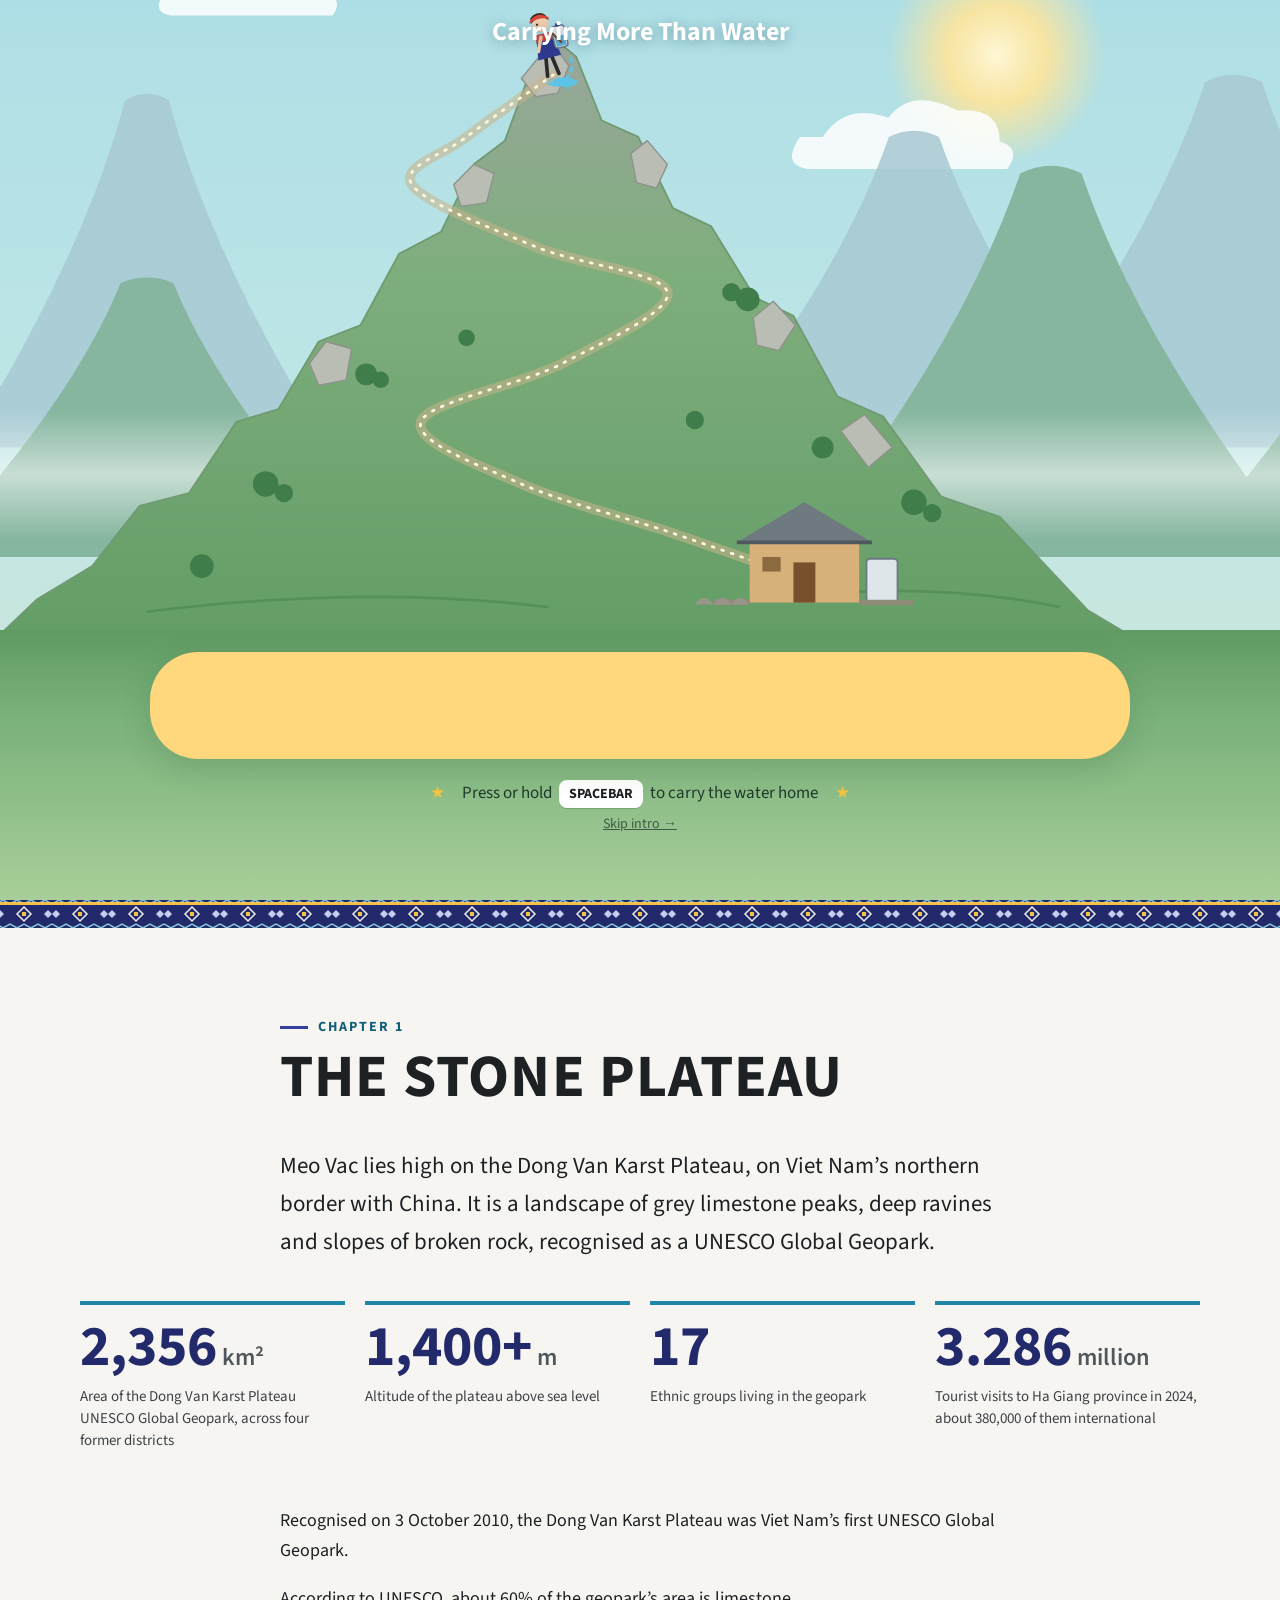
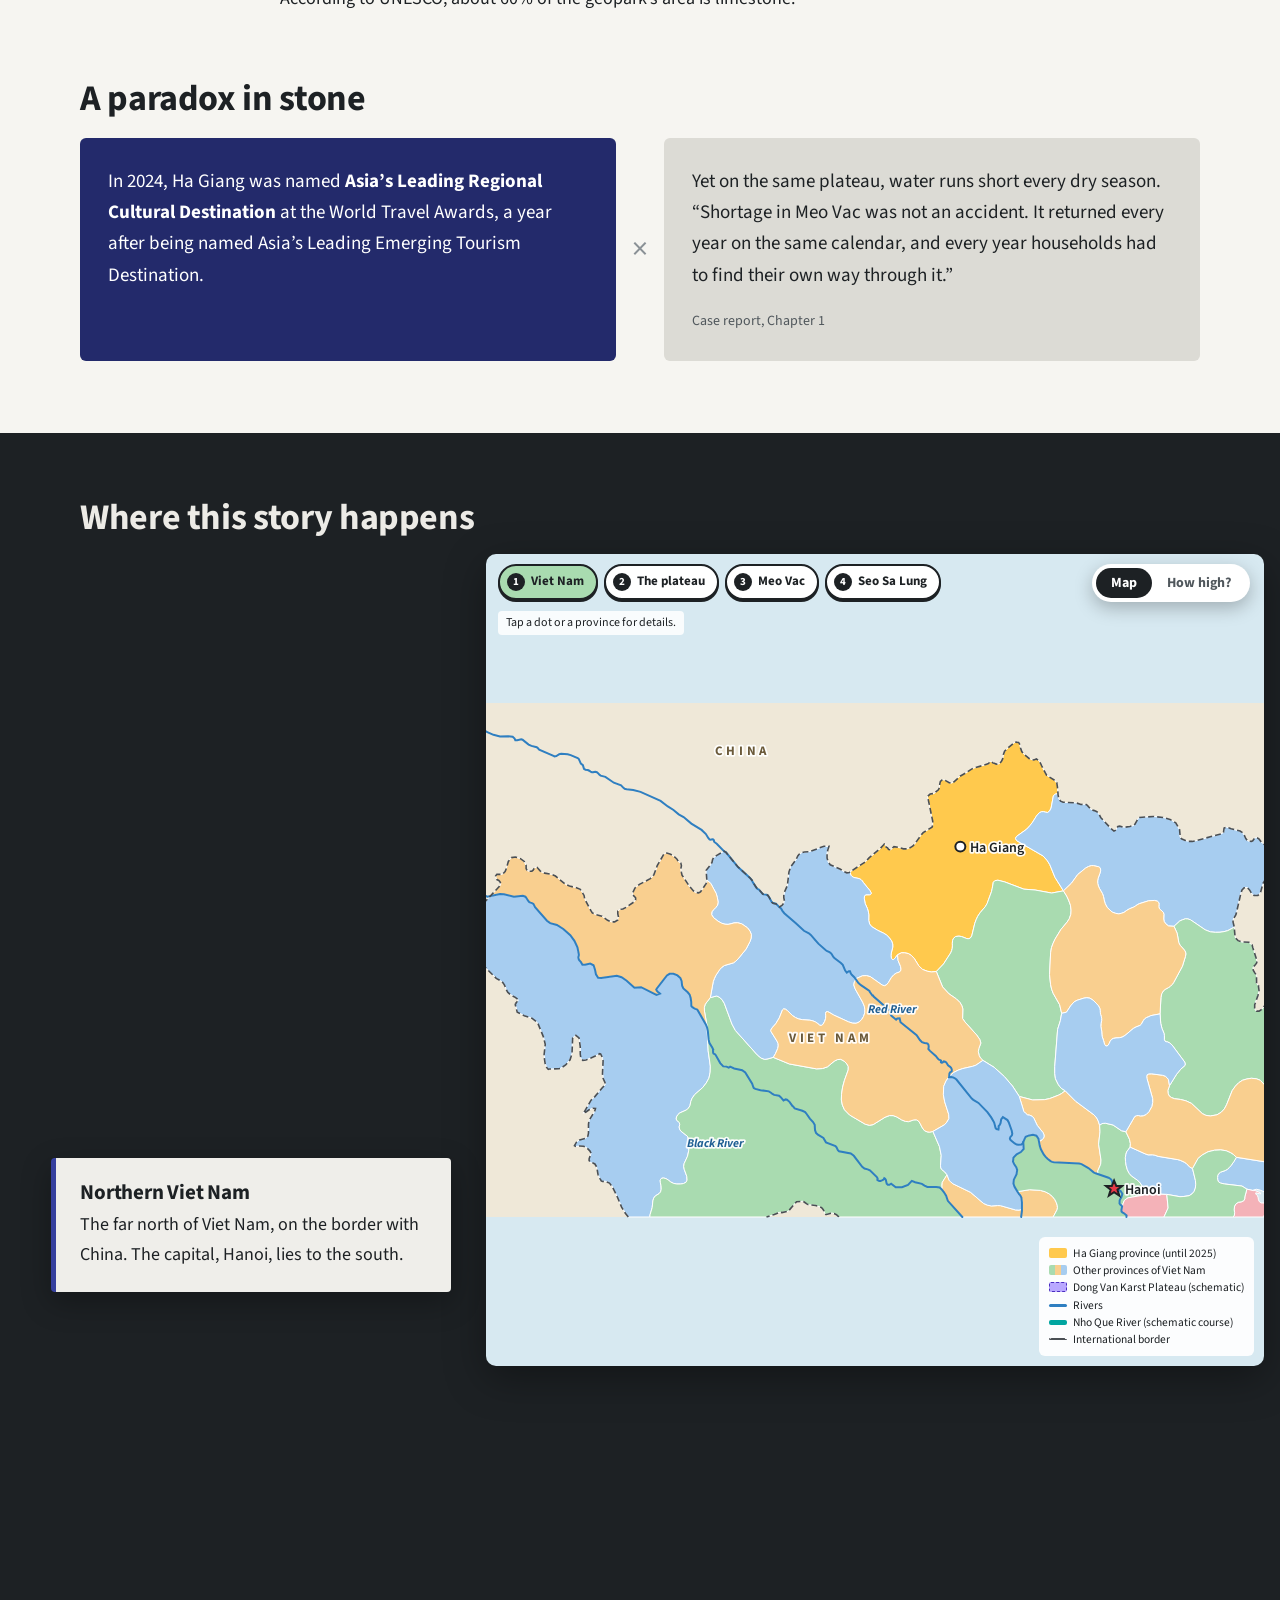
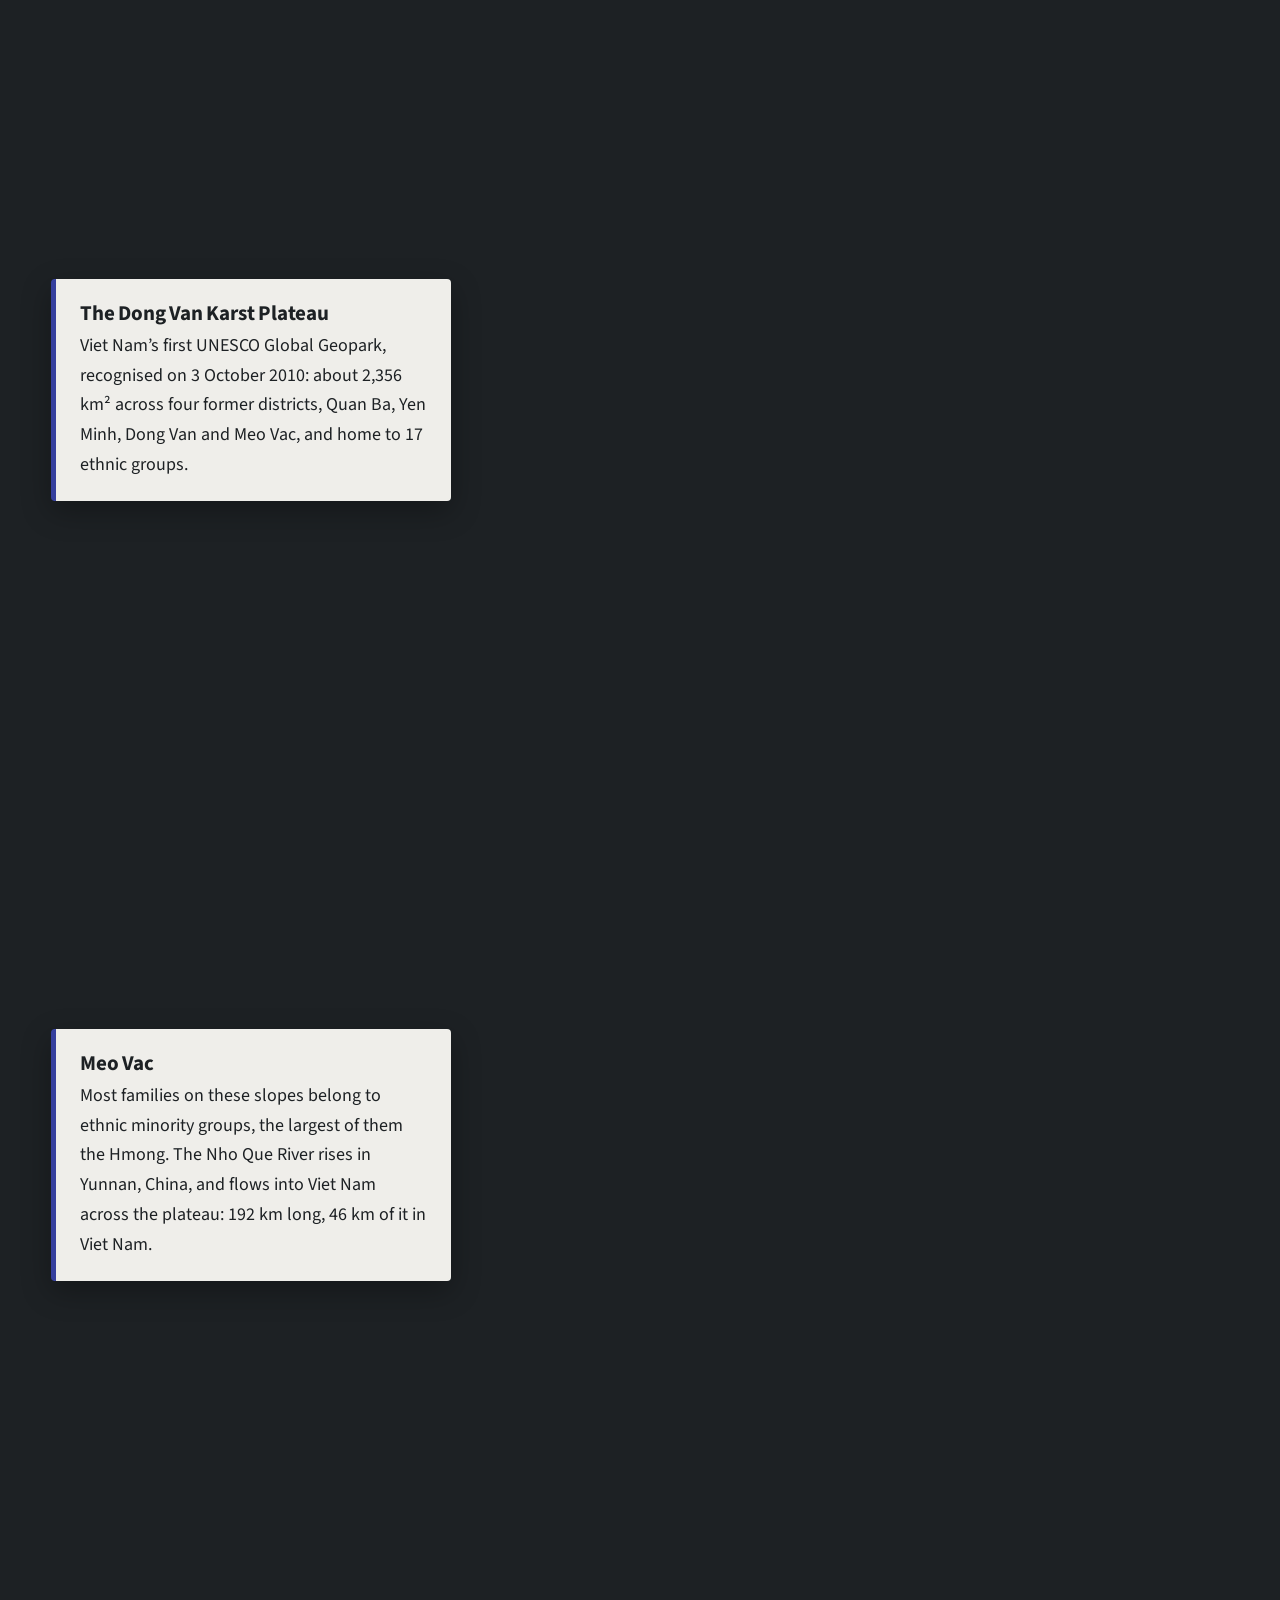
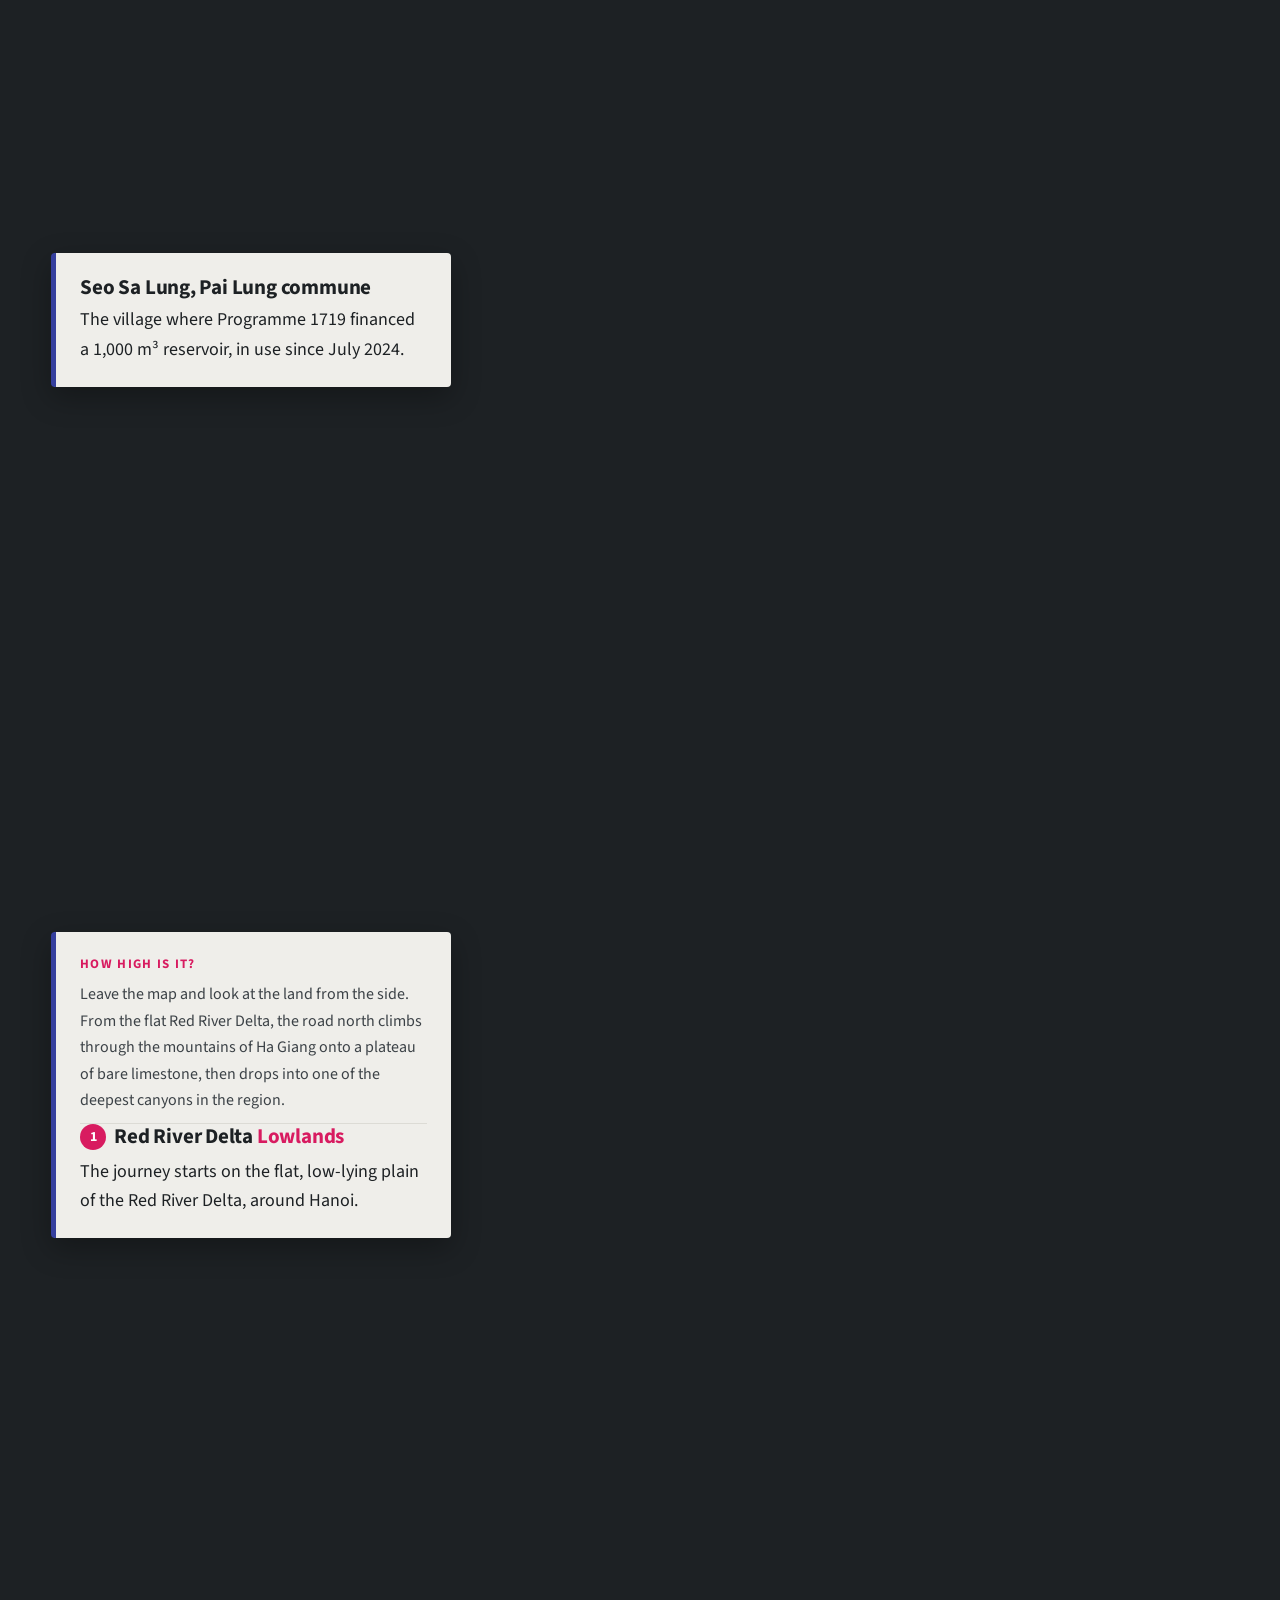
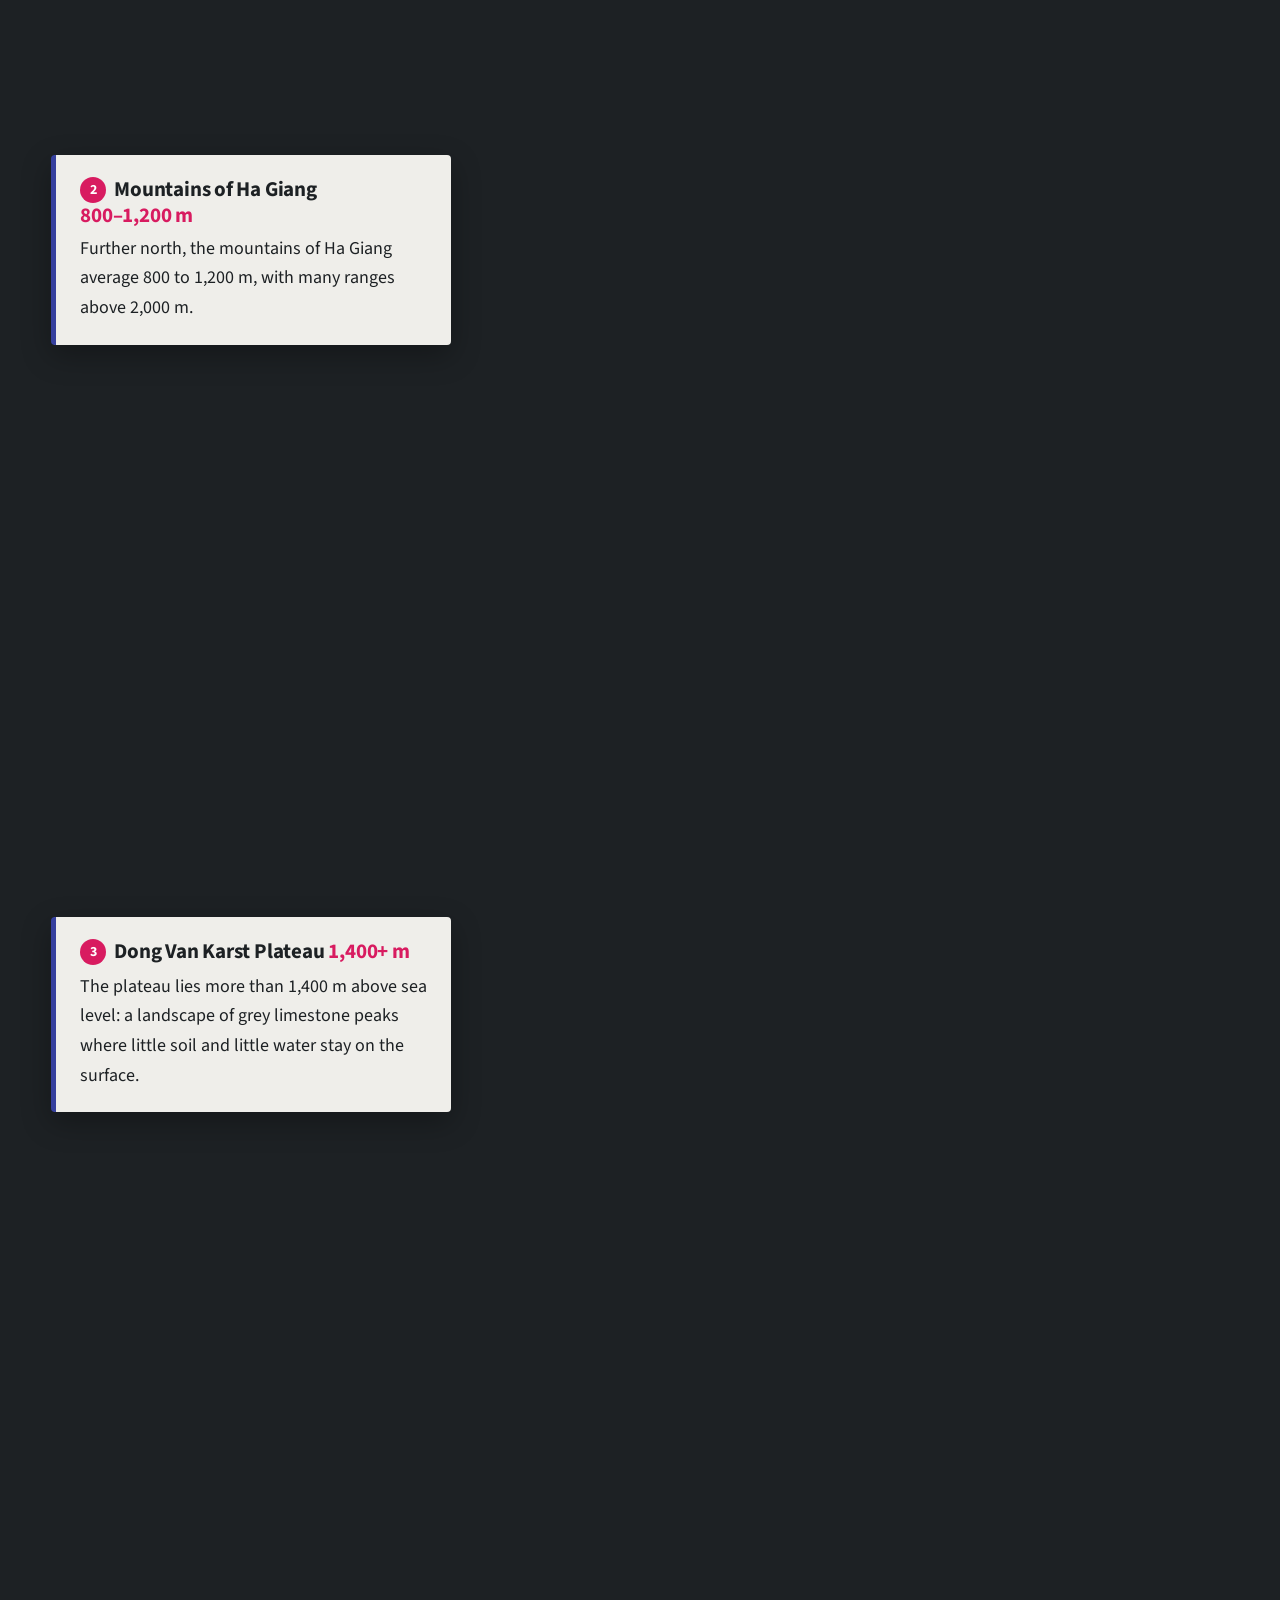
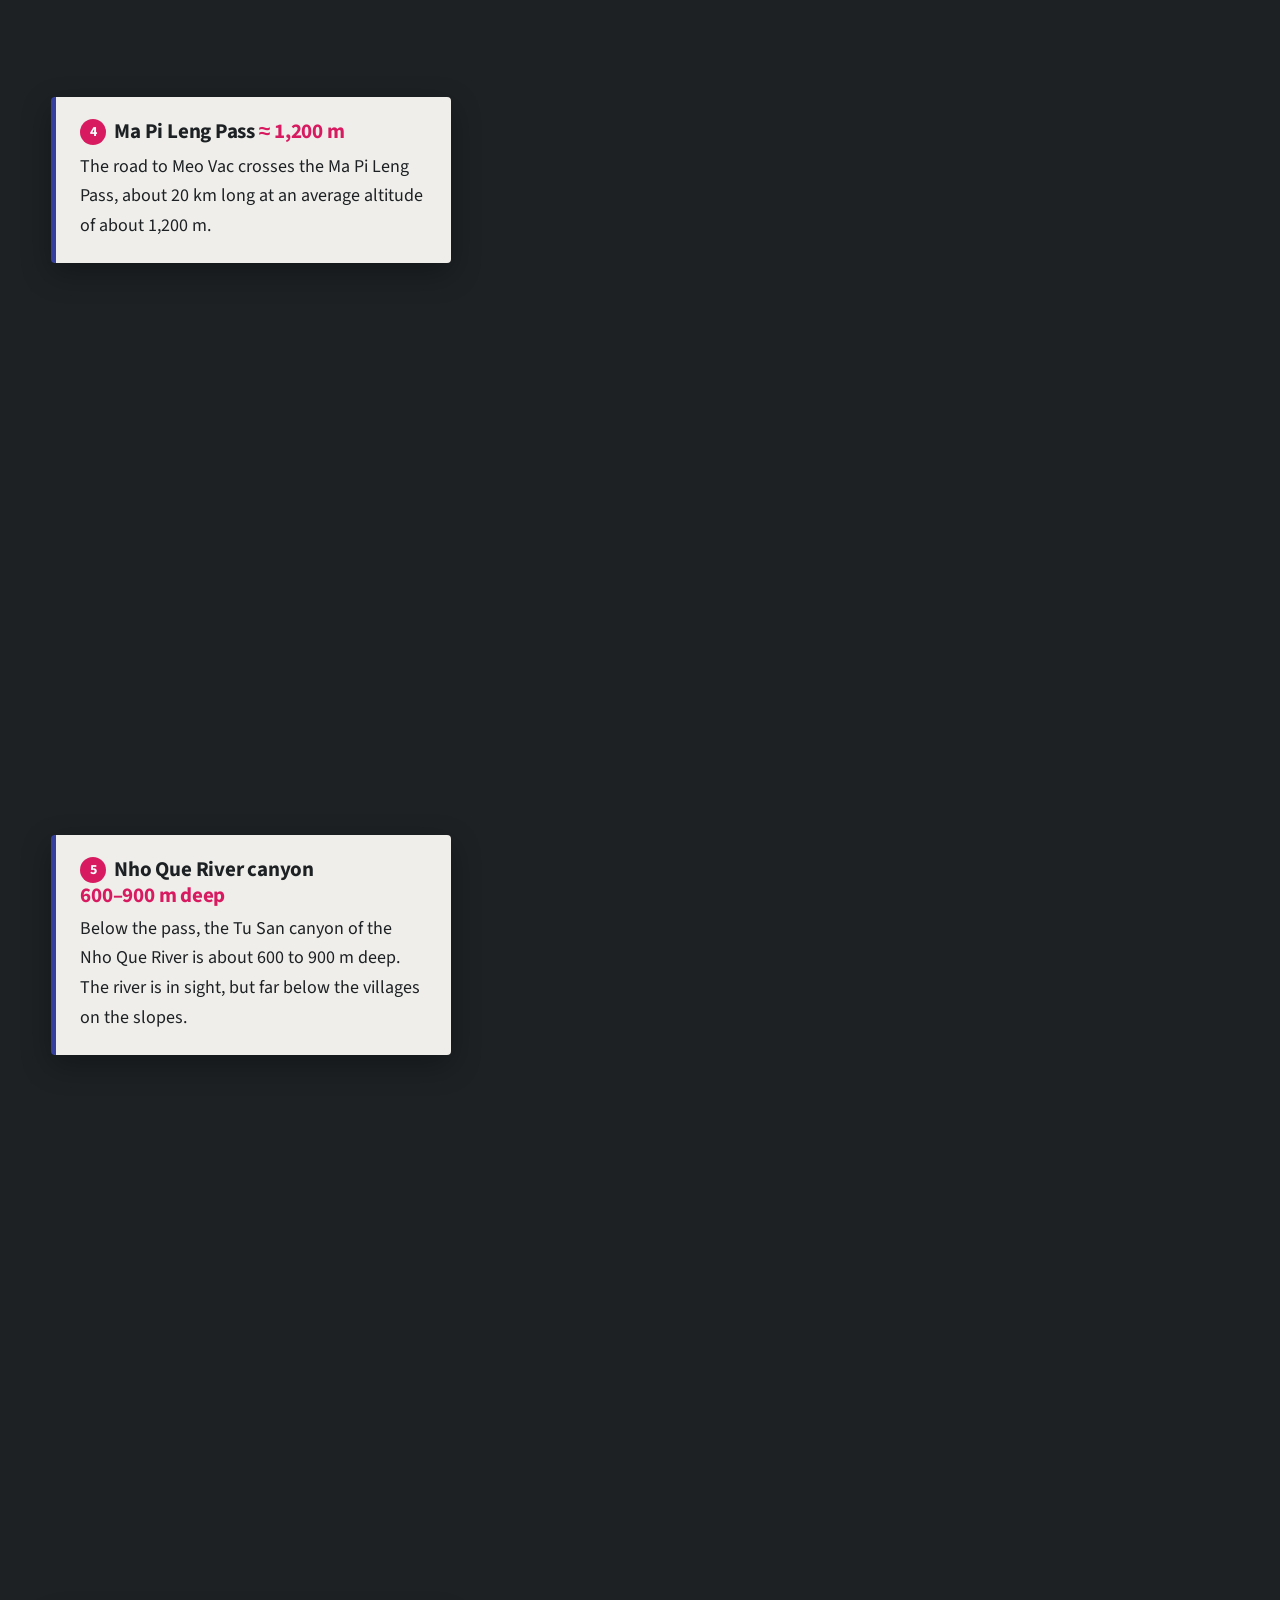
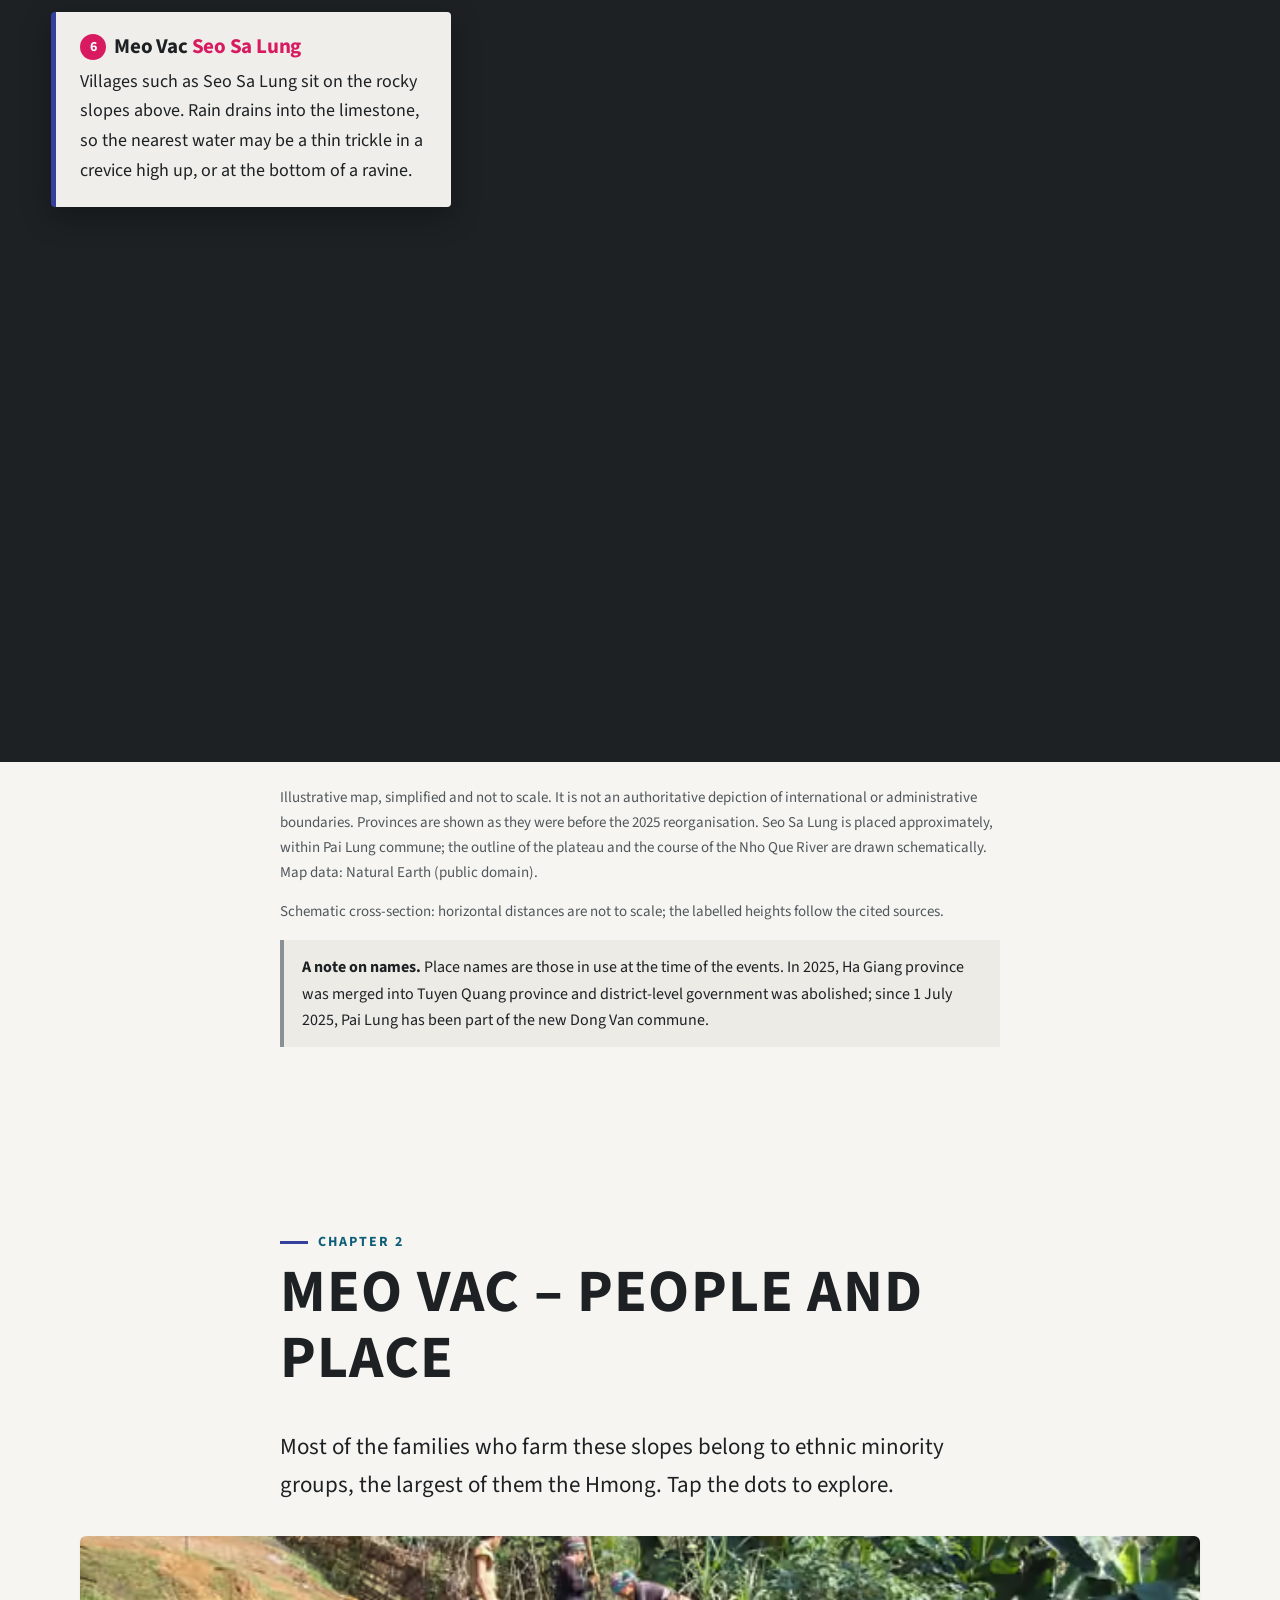
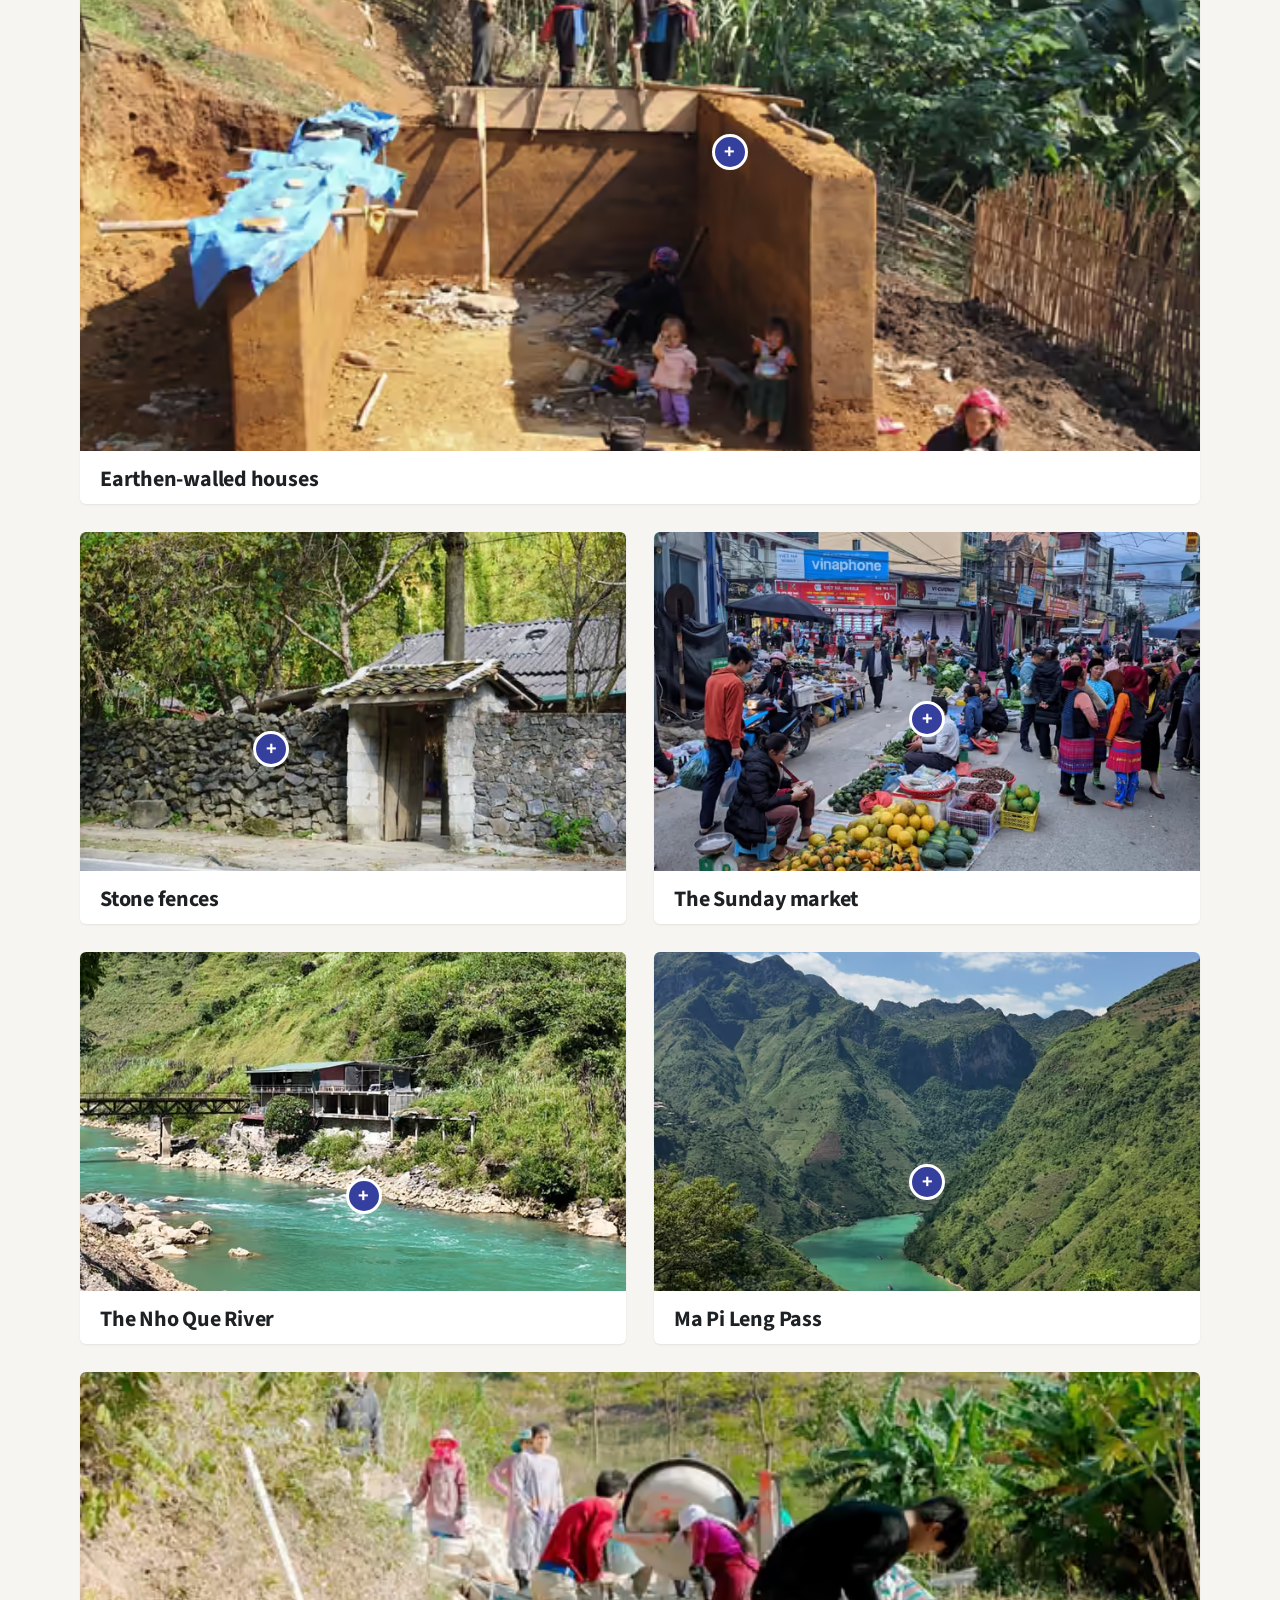
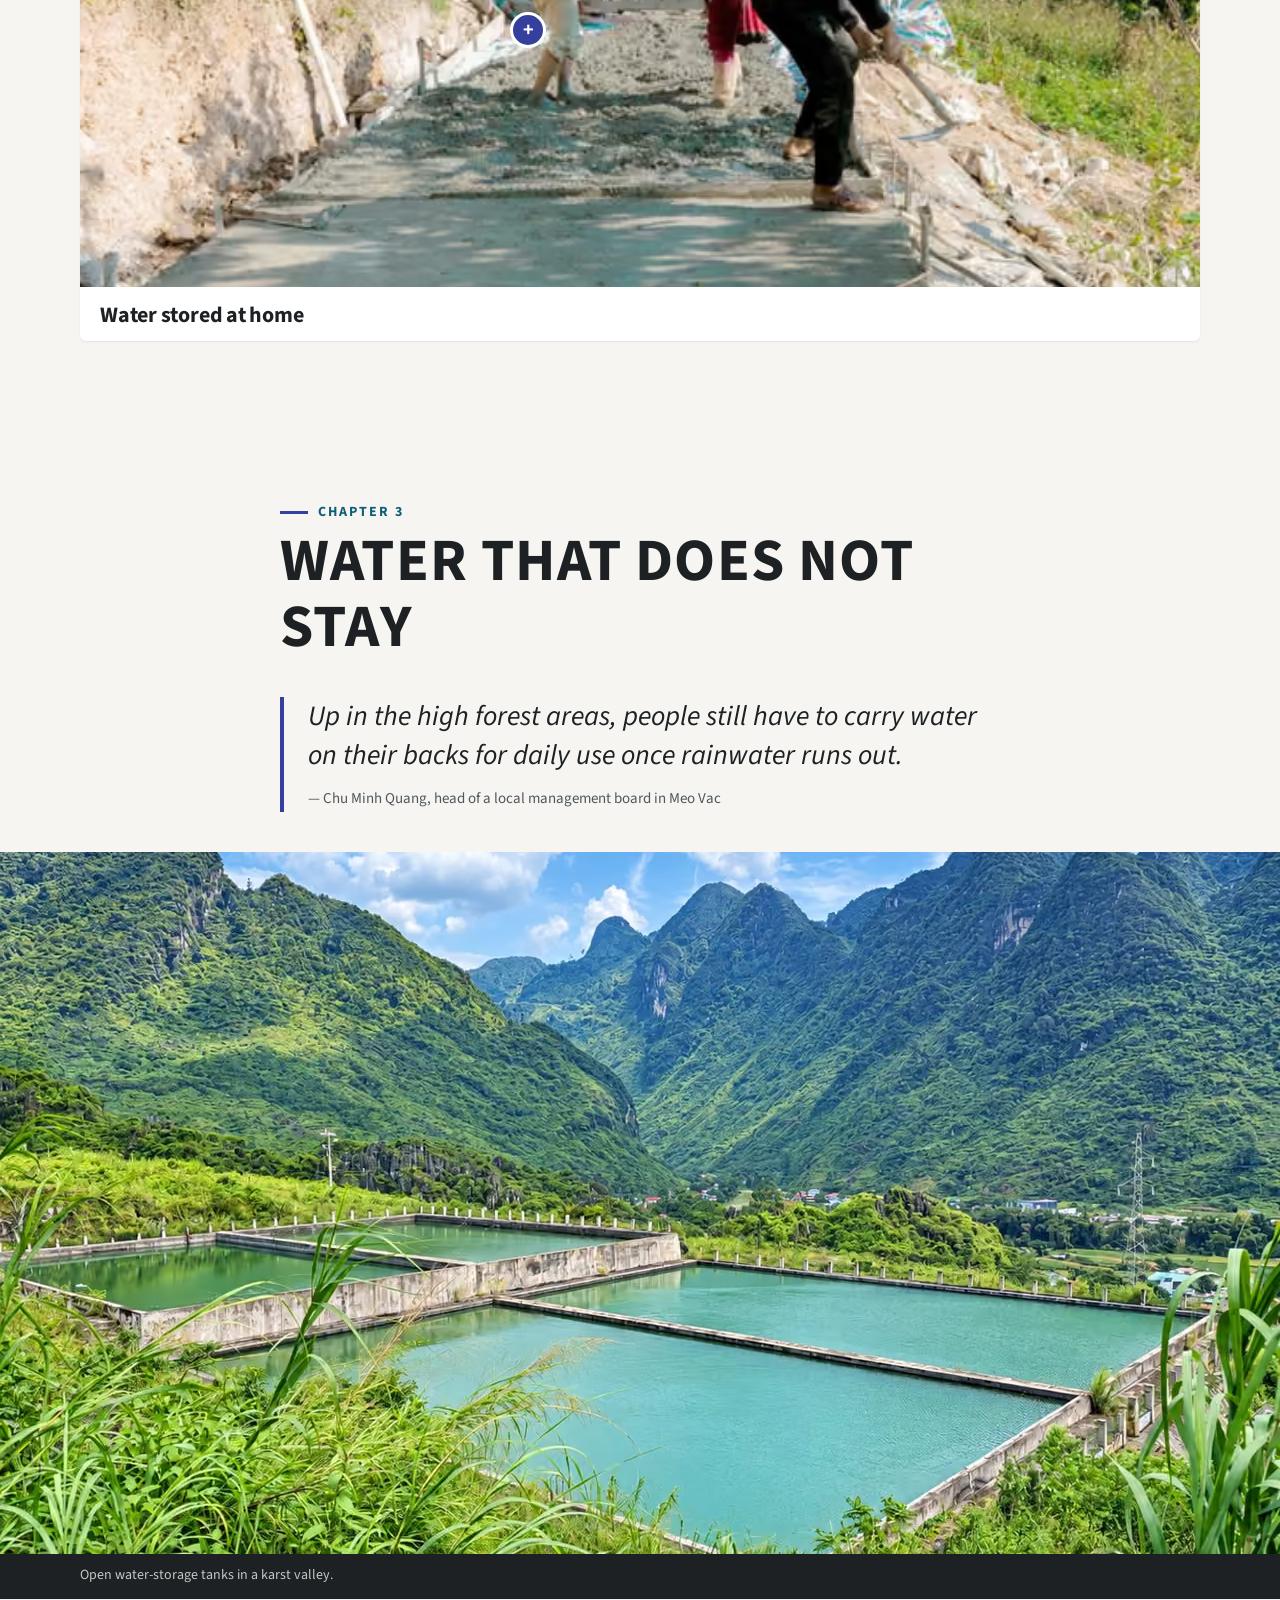
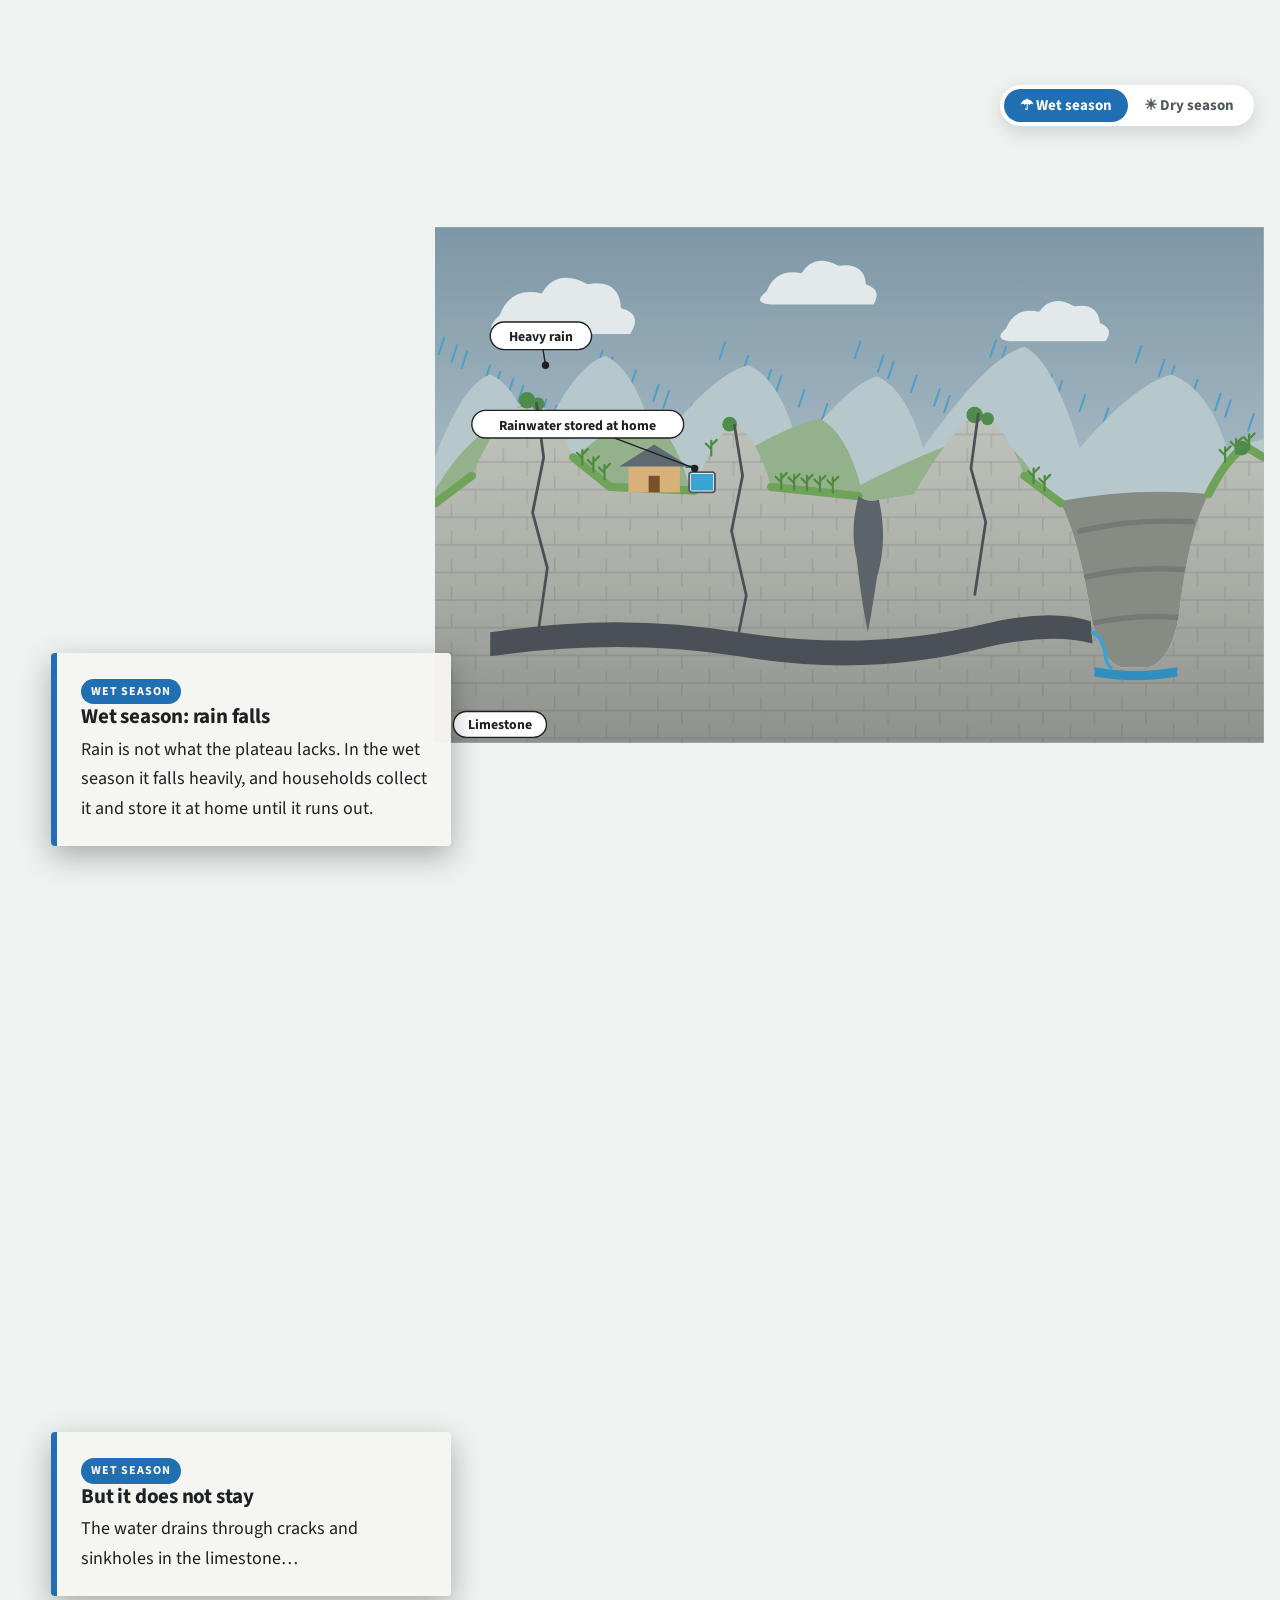
<file: index.html>
<!DOCTYPE html><html lang="en"> <head><meta charset="utf-8"><meta name="viewport" content="width=device-width, initial-scale=1"><title>MainSTREAMing Carrying More Than Water · 背负的不止是水</title><link rel="icon" href="favicon.svg" type="image/svg+xml"><link rel="stylesheet" href="css/site.css"><script>
      (function () {
        var l = (navigator.language || navigator.userLanguage || '').toLowerCase();
        var target = l.indexOf('zh') === 0 ? 'zh/' : 'en/';
        if (location.protocol === 'file:') target = target.replace('/', '.html');
        location.replace(target);
      })();
    </script><noscript><meta http-equiv="refresh" content="0; url=en/"></noscript></head> <body class="chooser"> <main> <h1>MainSTREAMing Carrying More Than Water</h1> <p><a href="en/" data-dir>English</a> · <a href="zh/" lang="zh-Hans" data-dir>简体中文</a></p> </main> </body> </html>
</file>
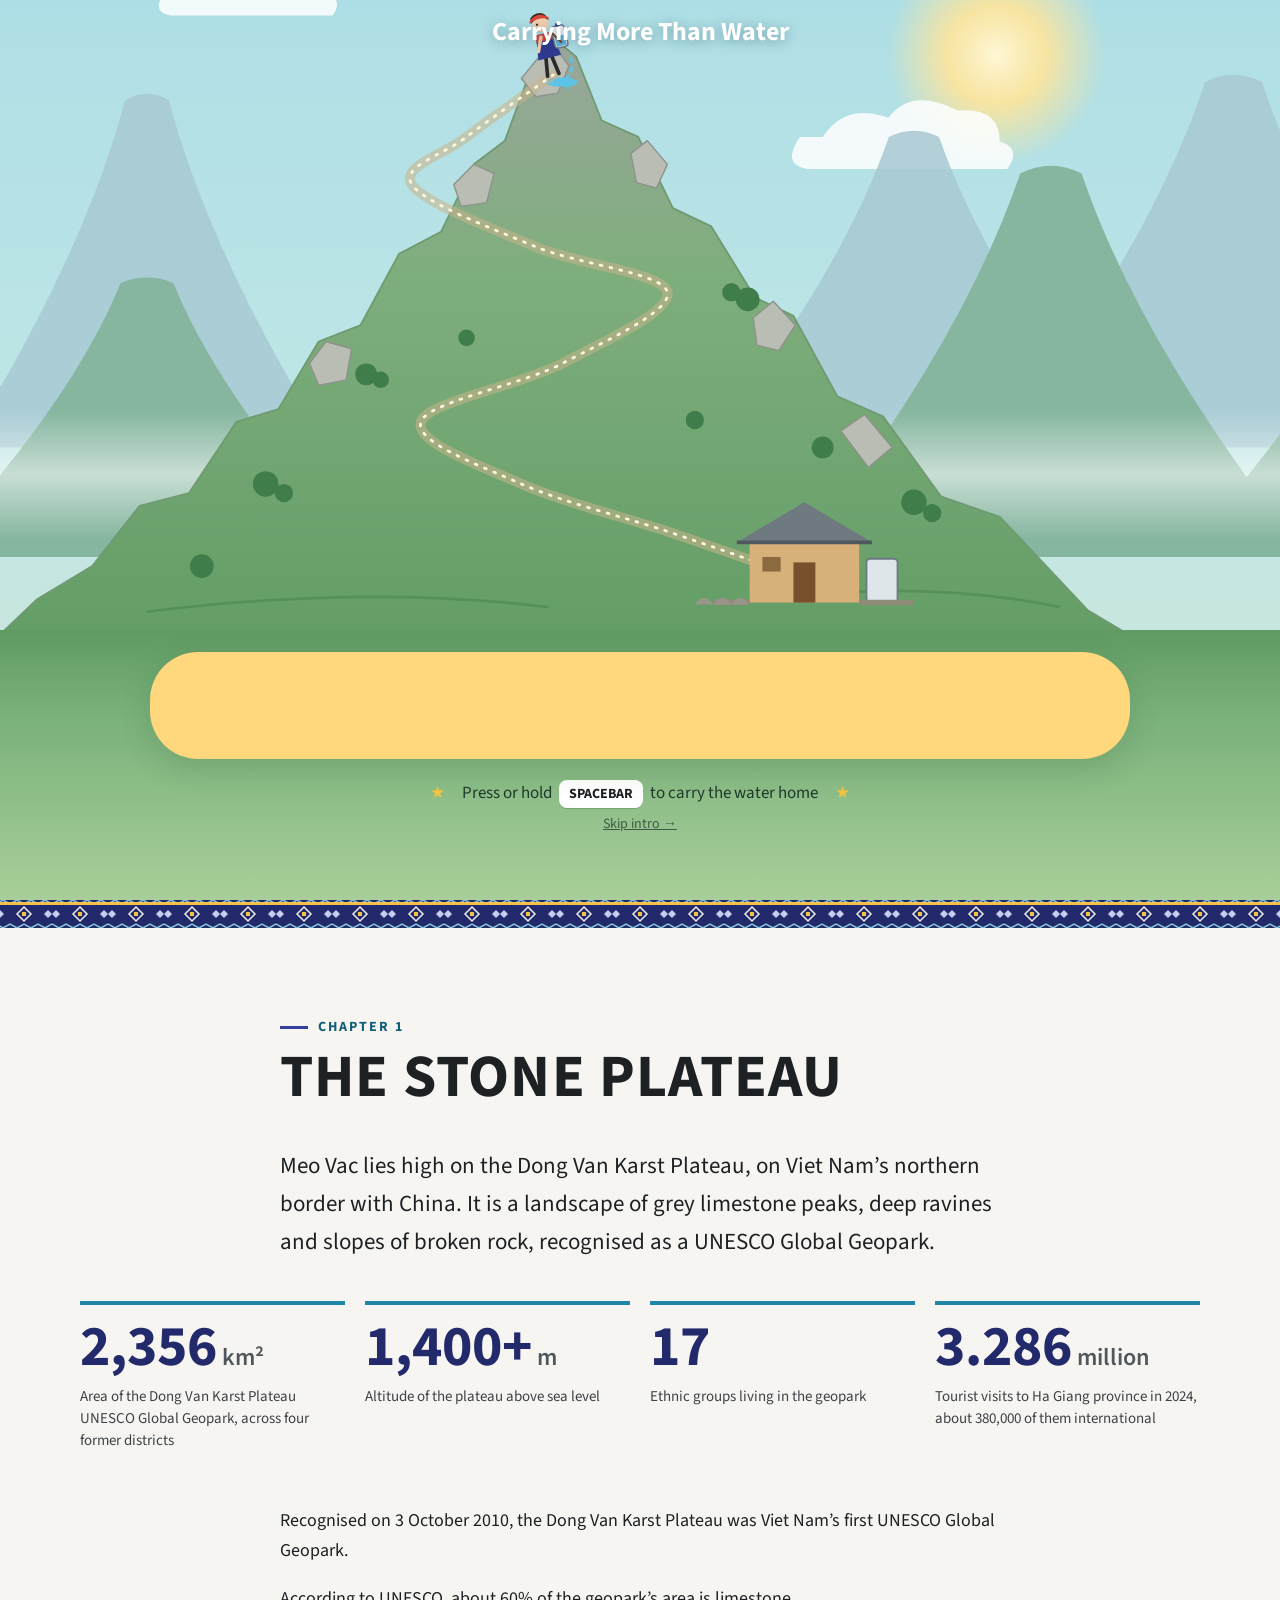
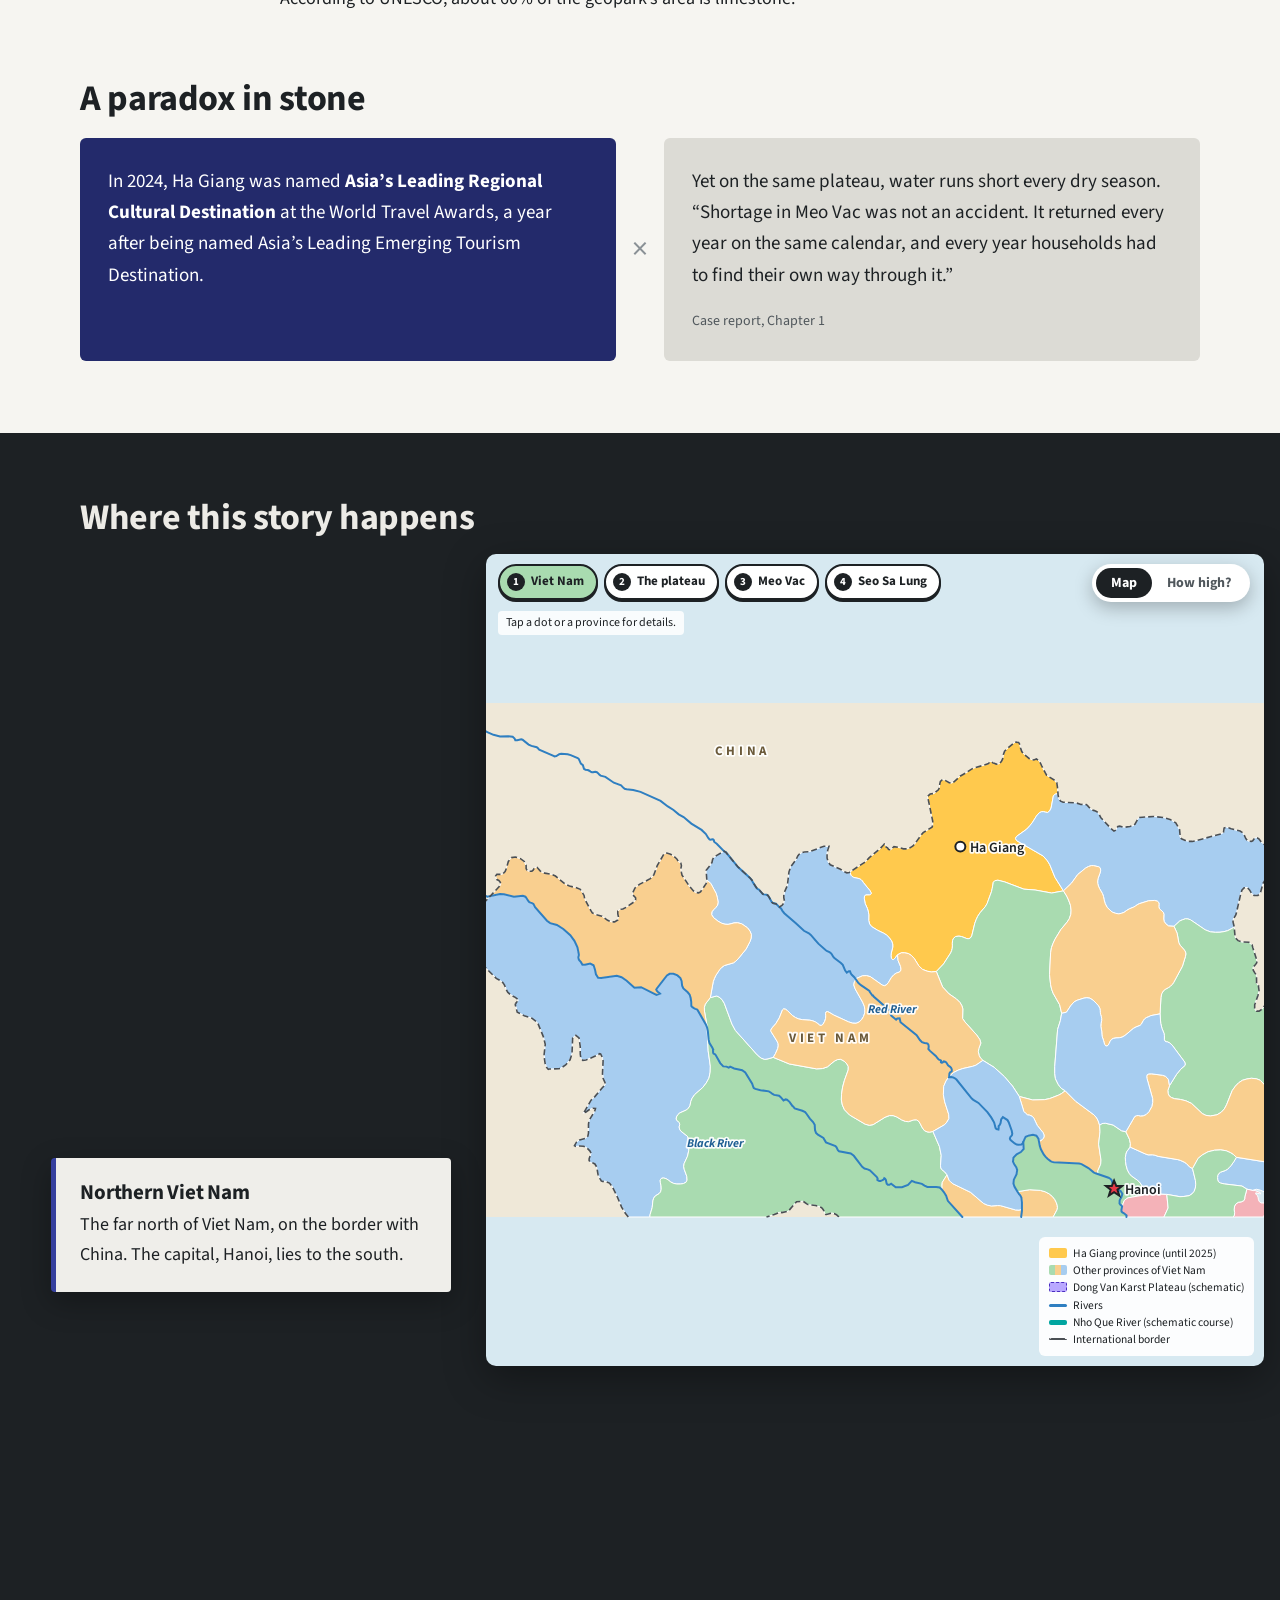
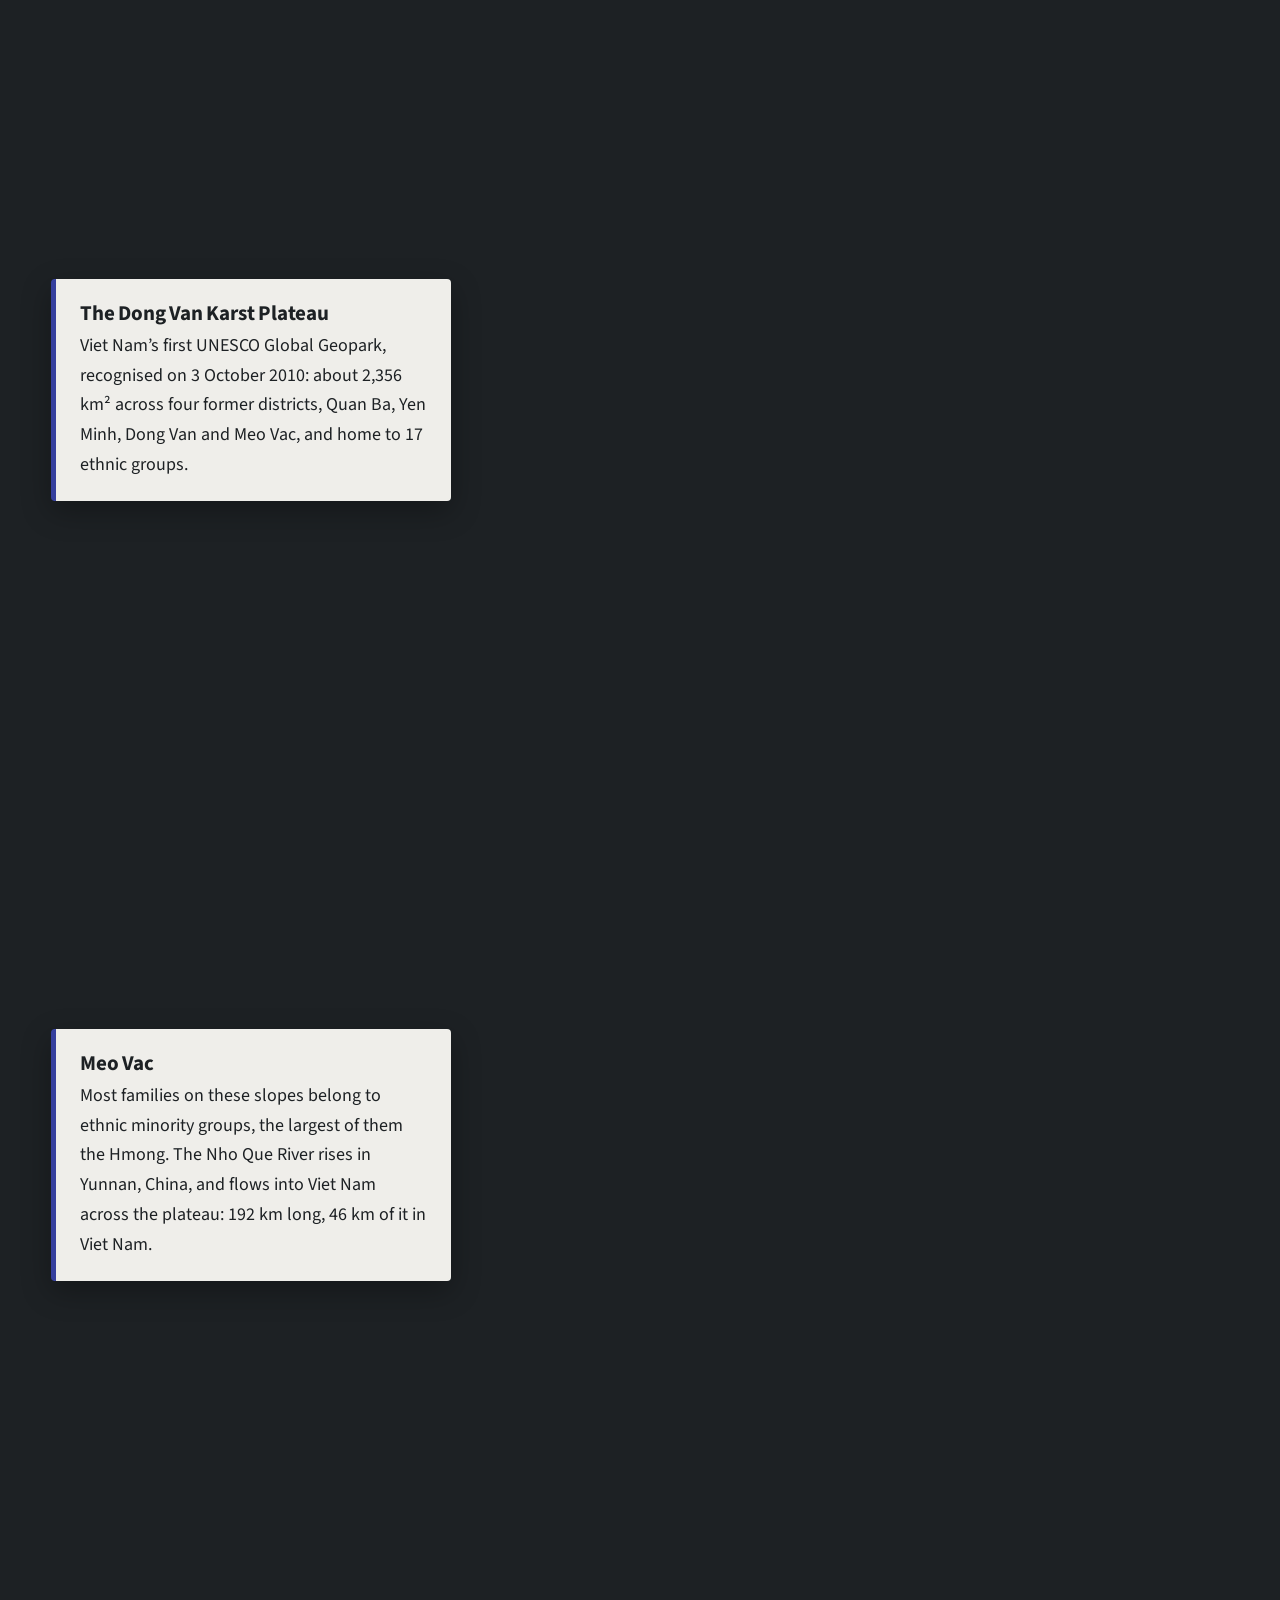
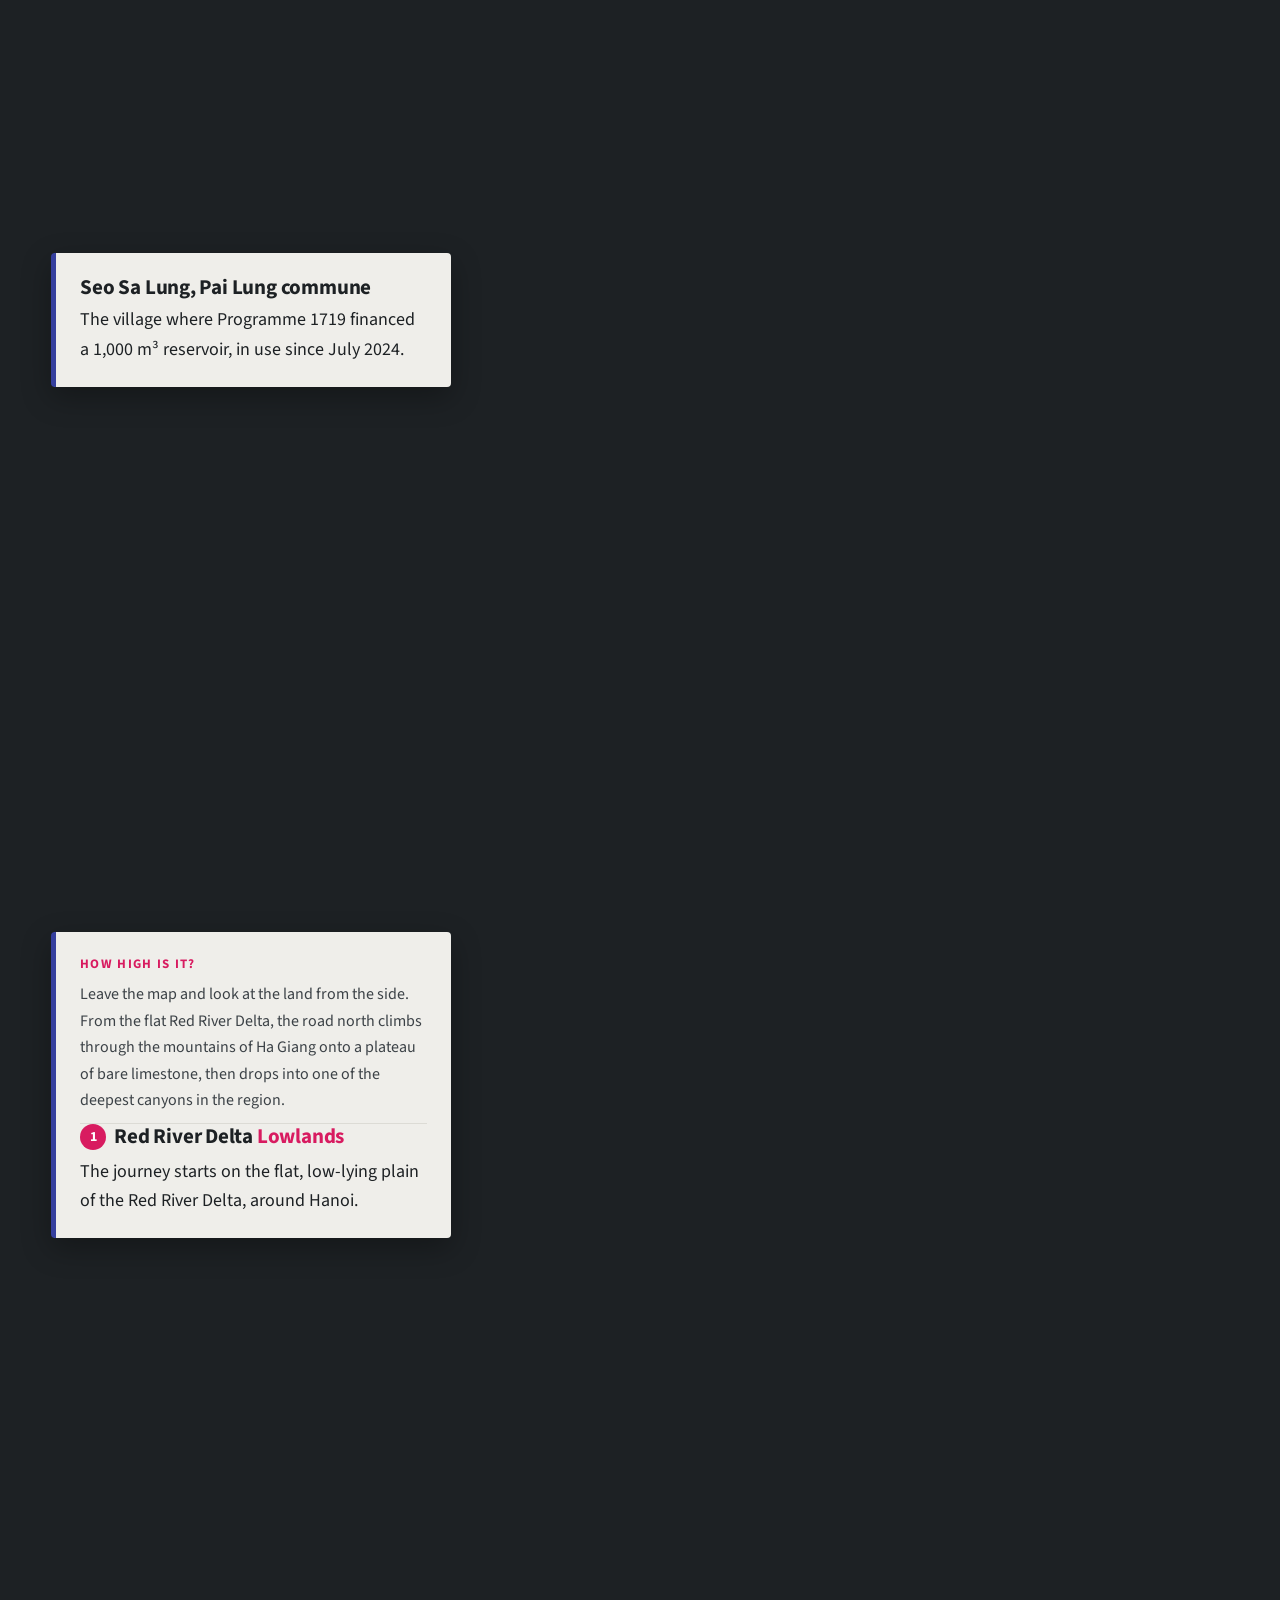
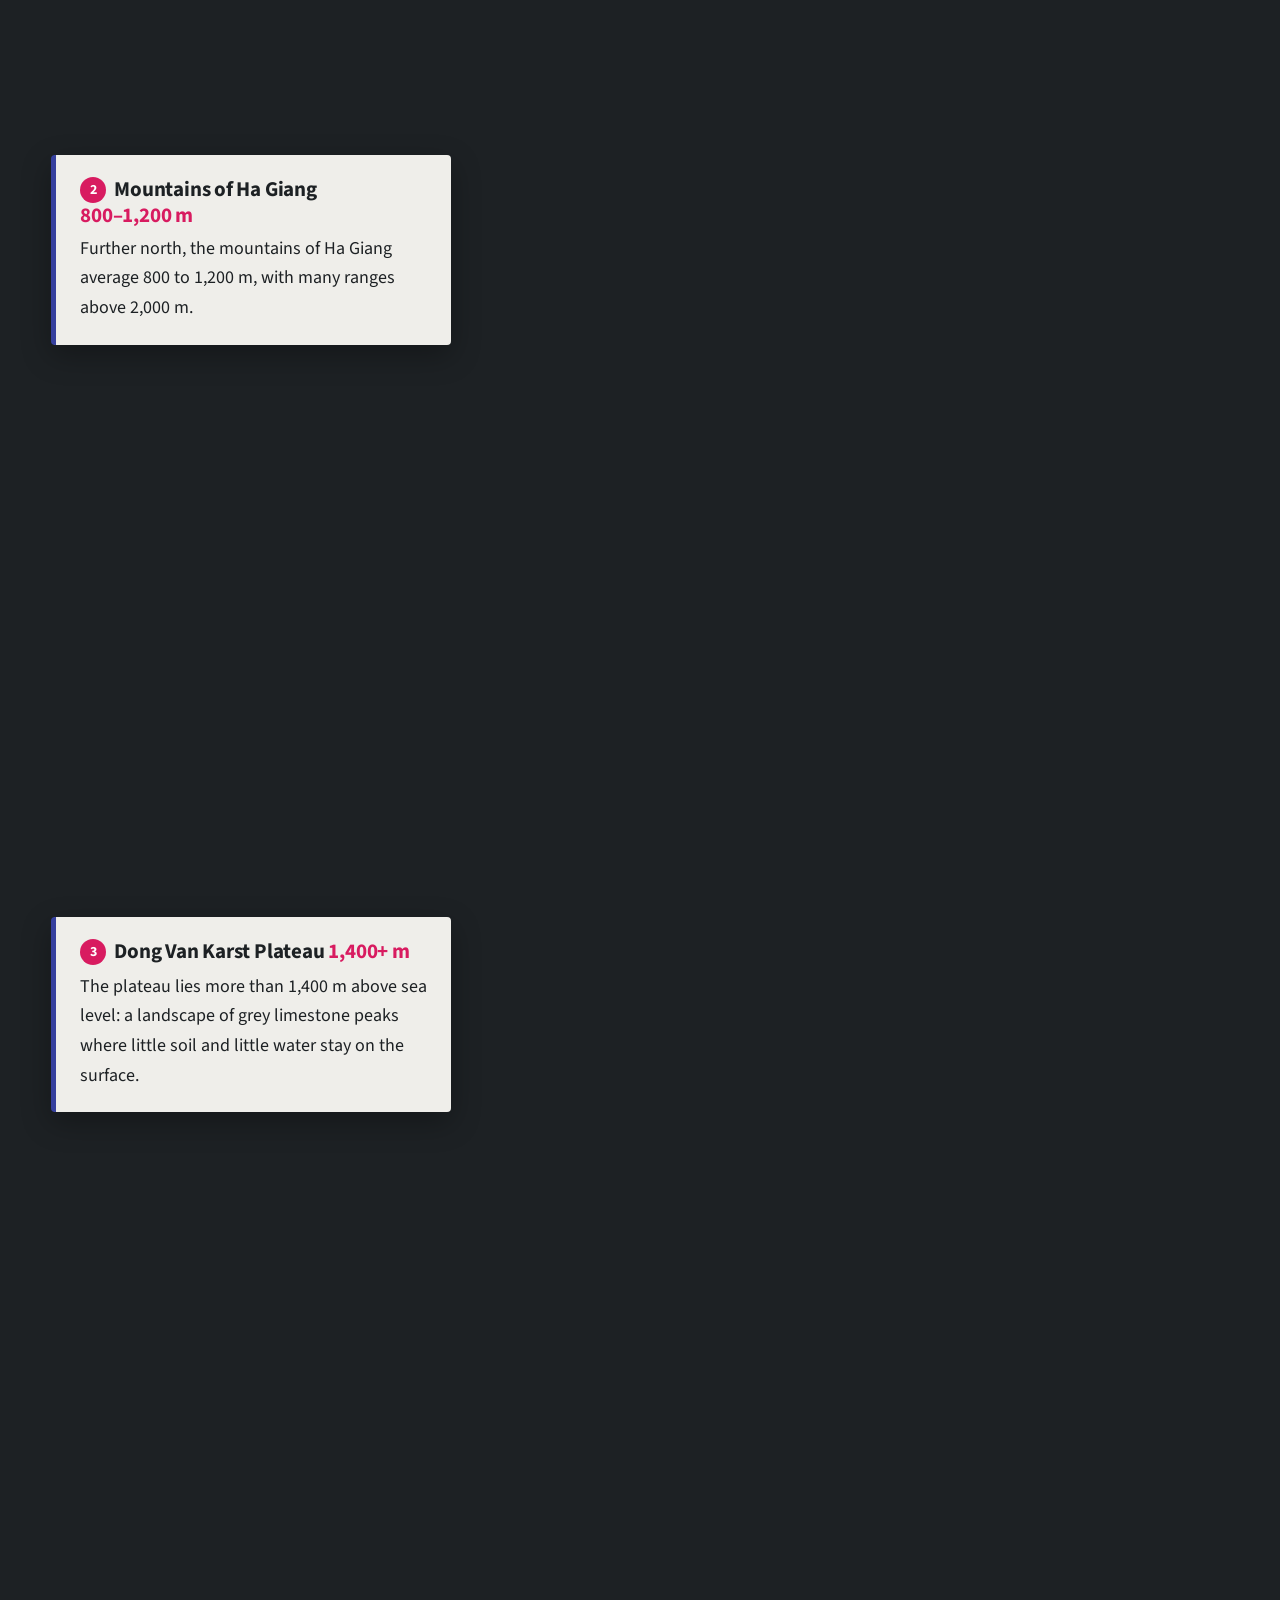
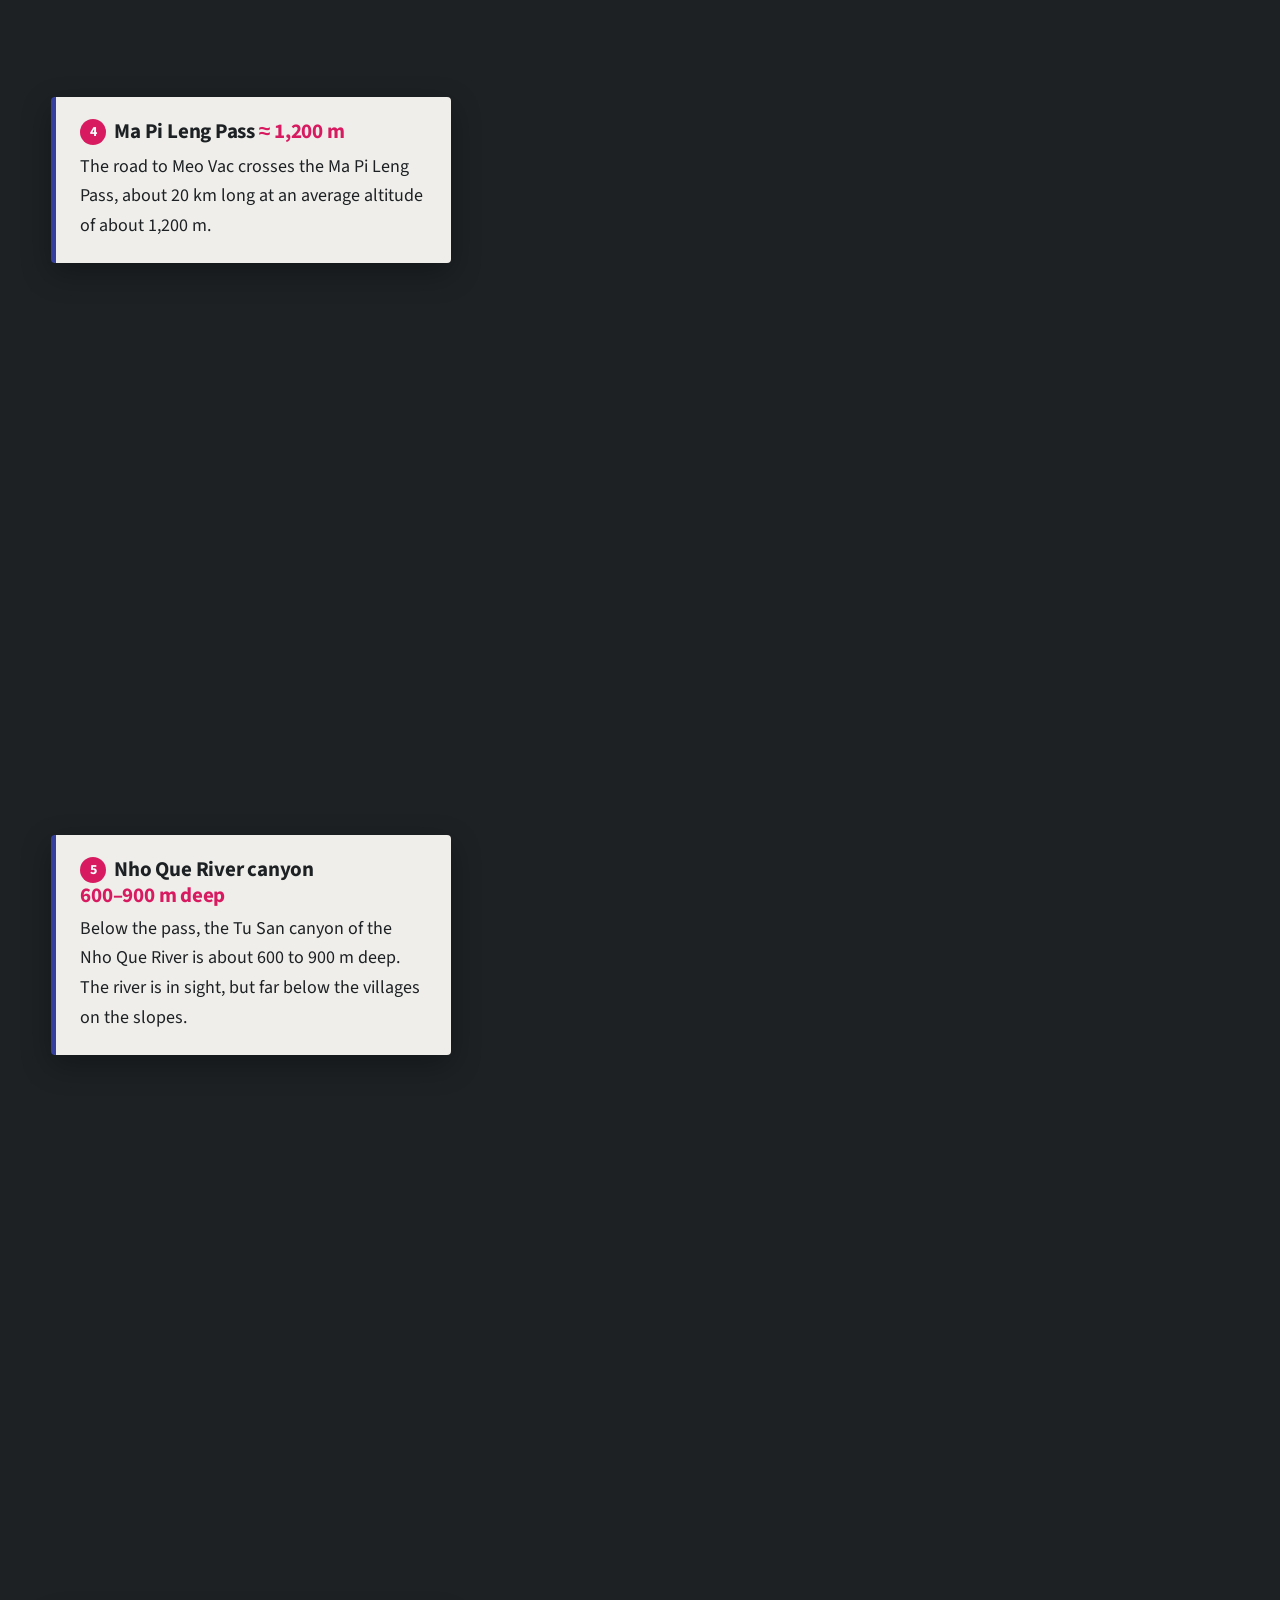
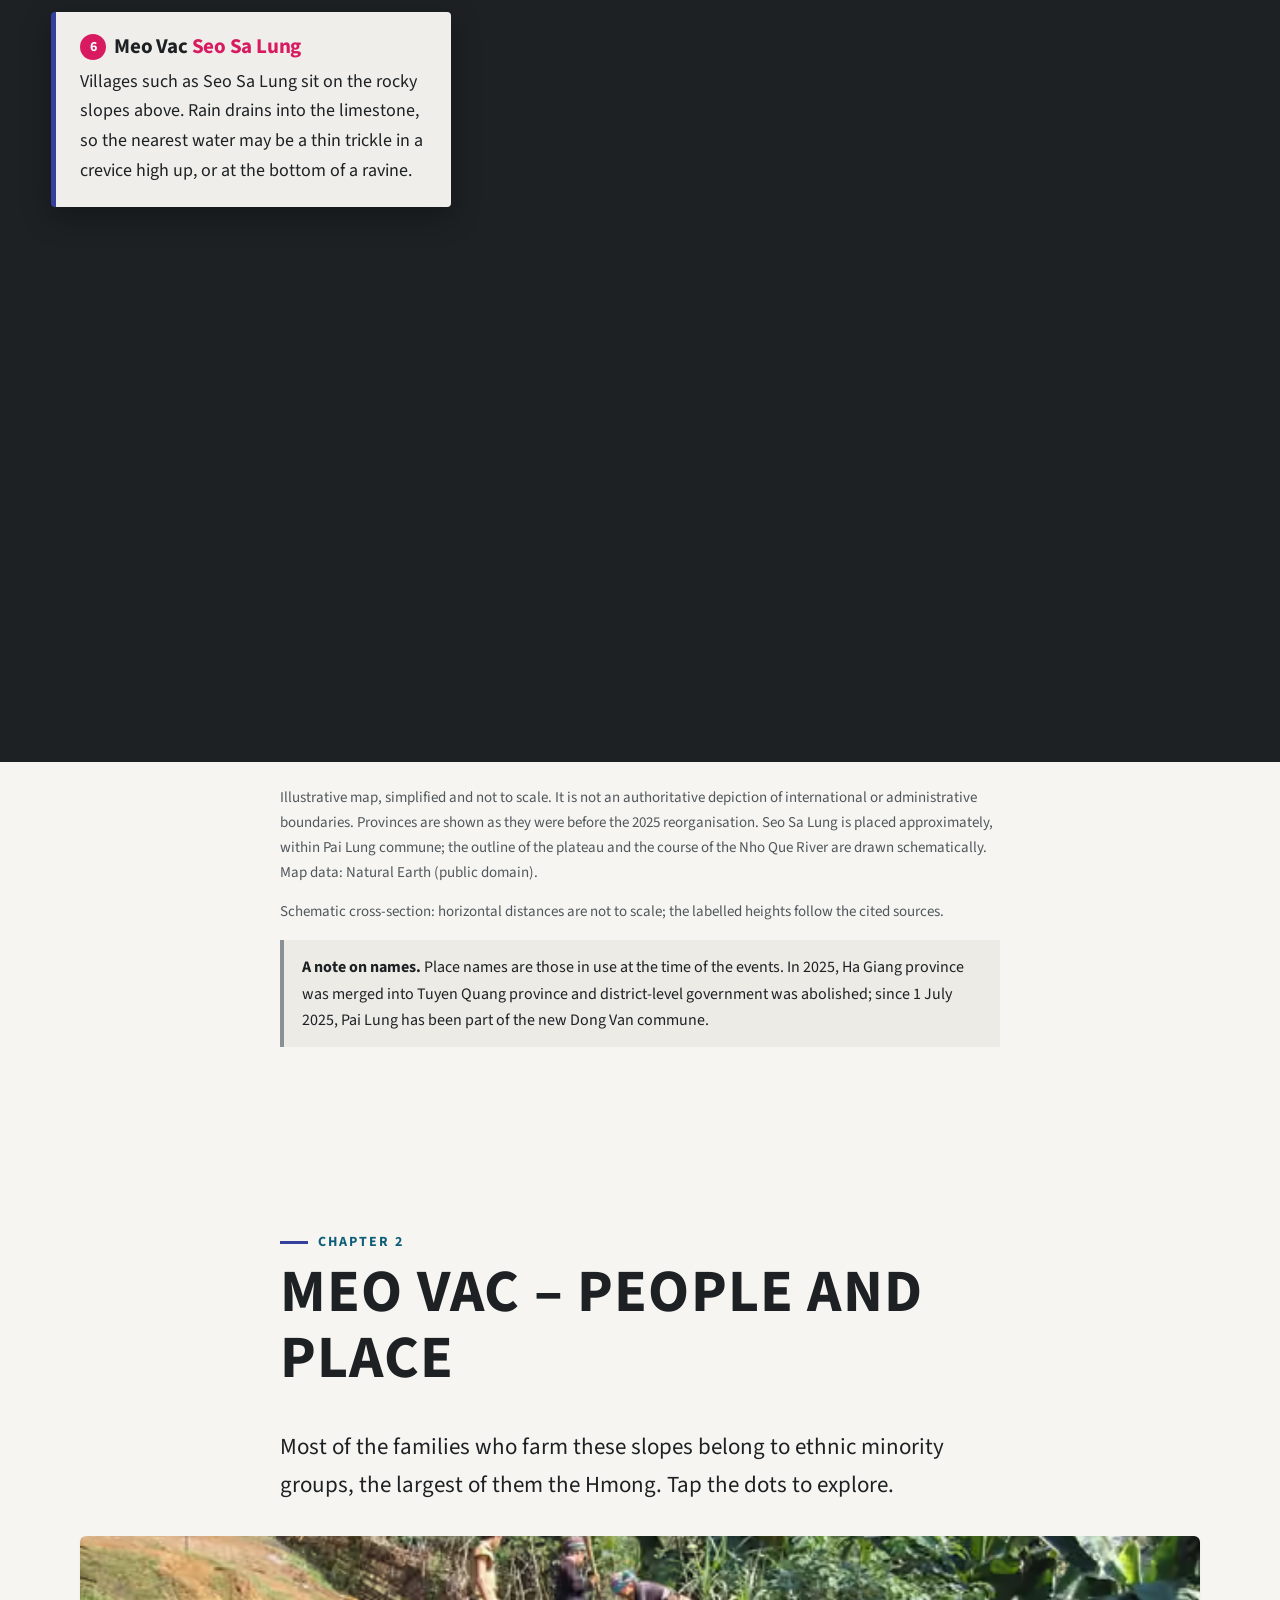
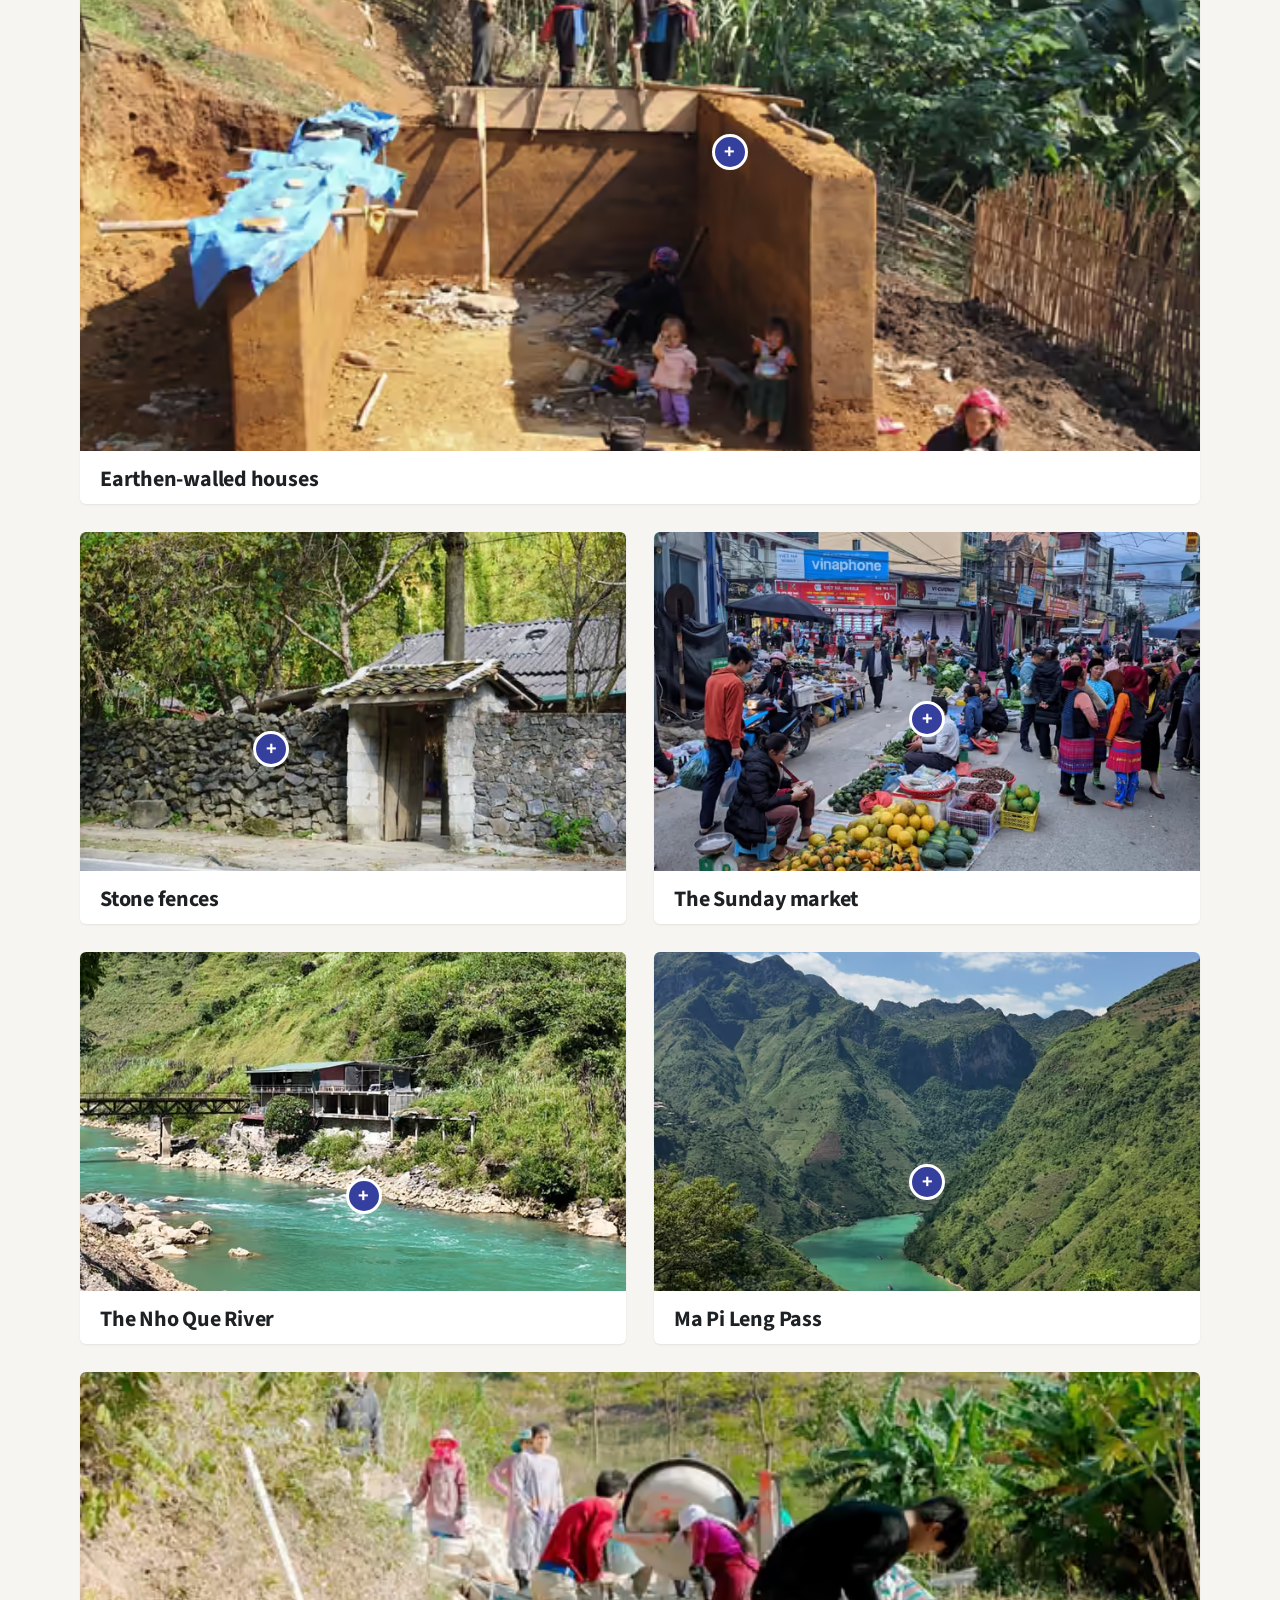
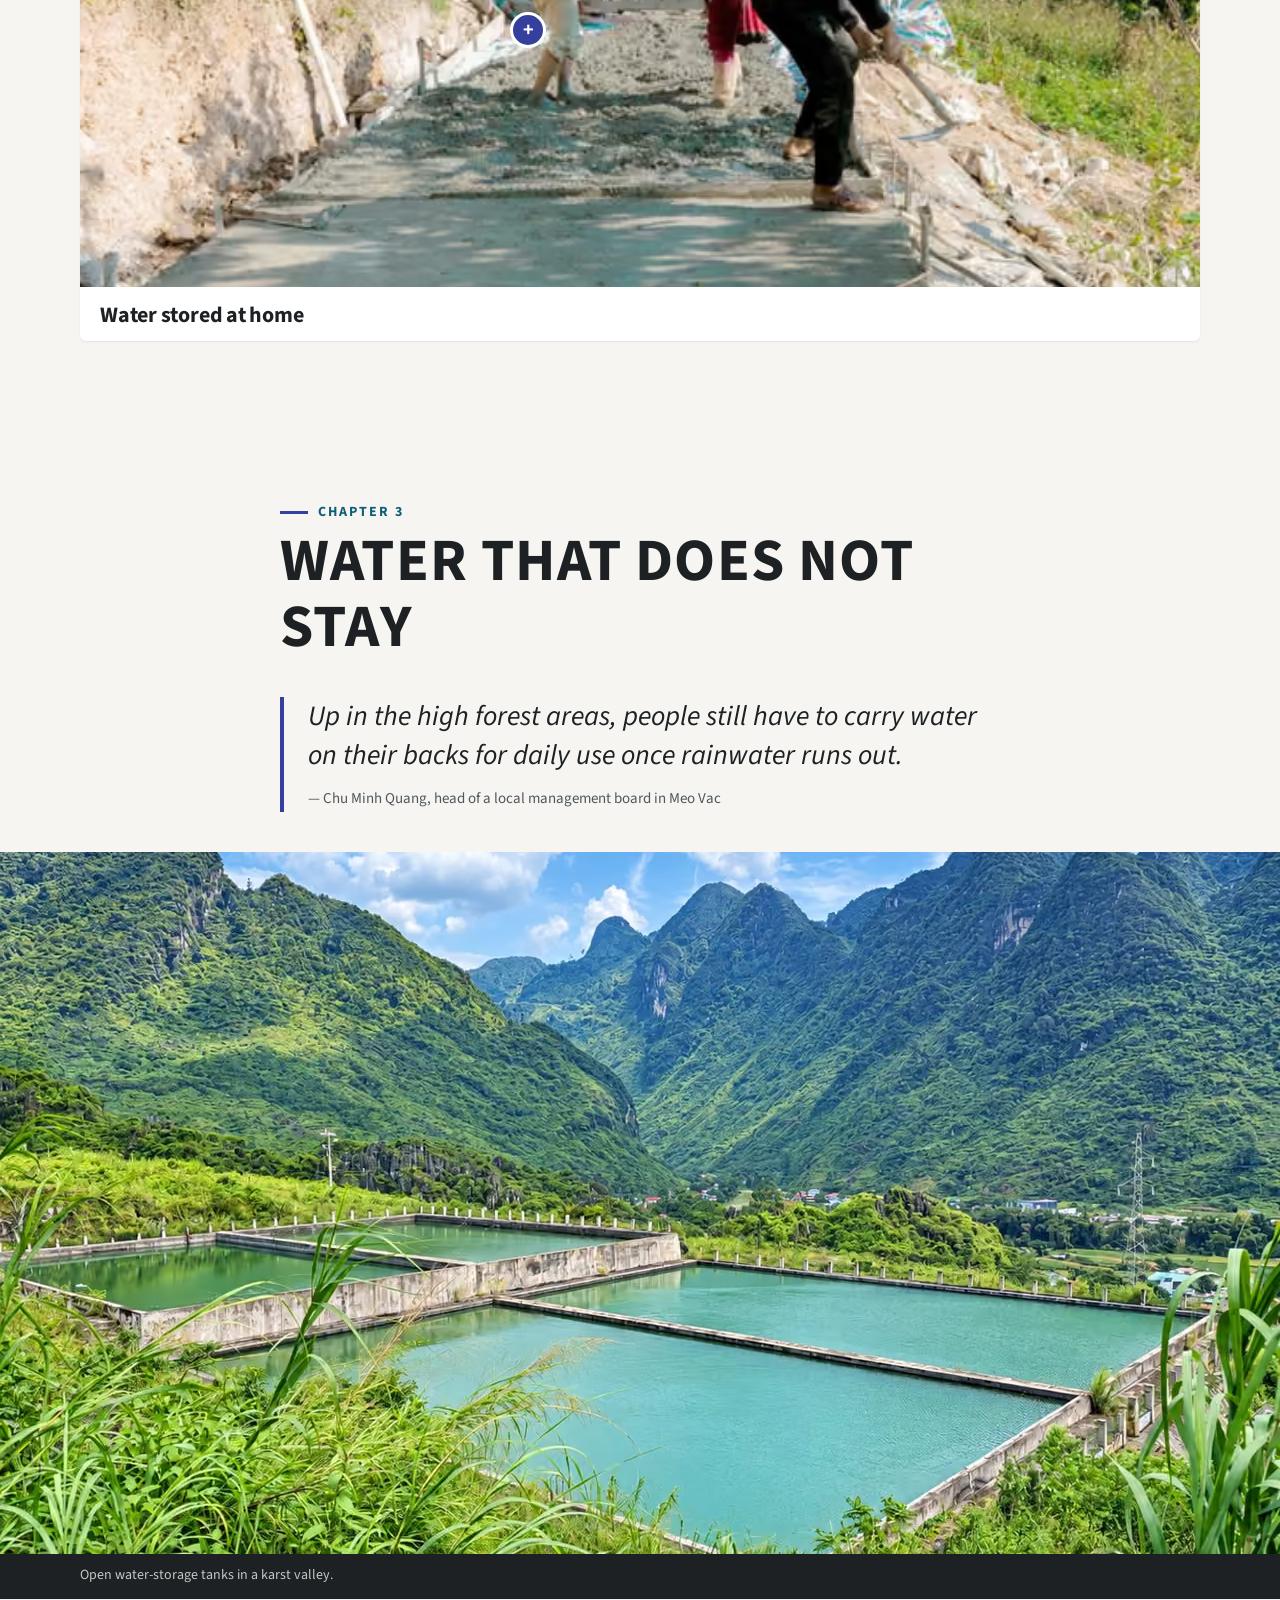
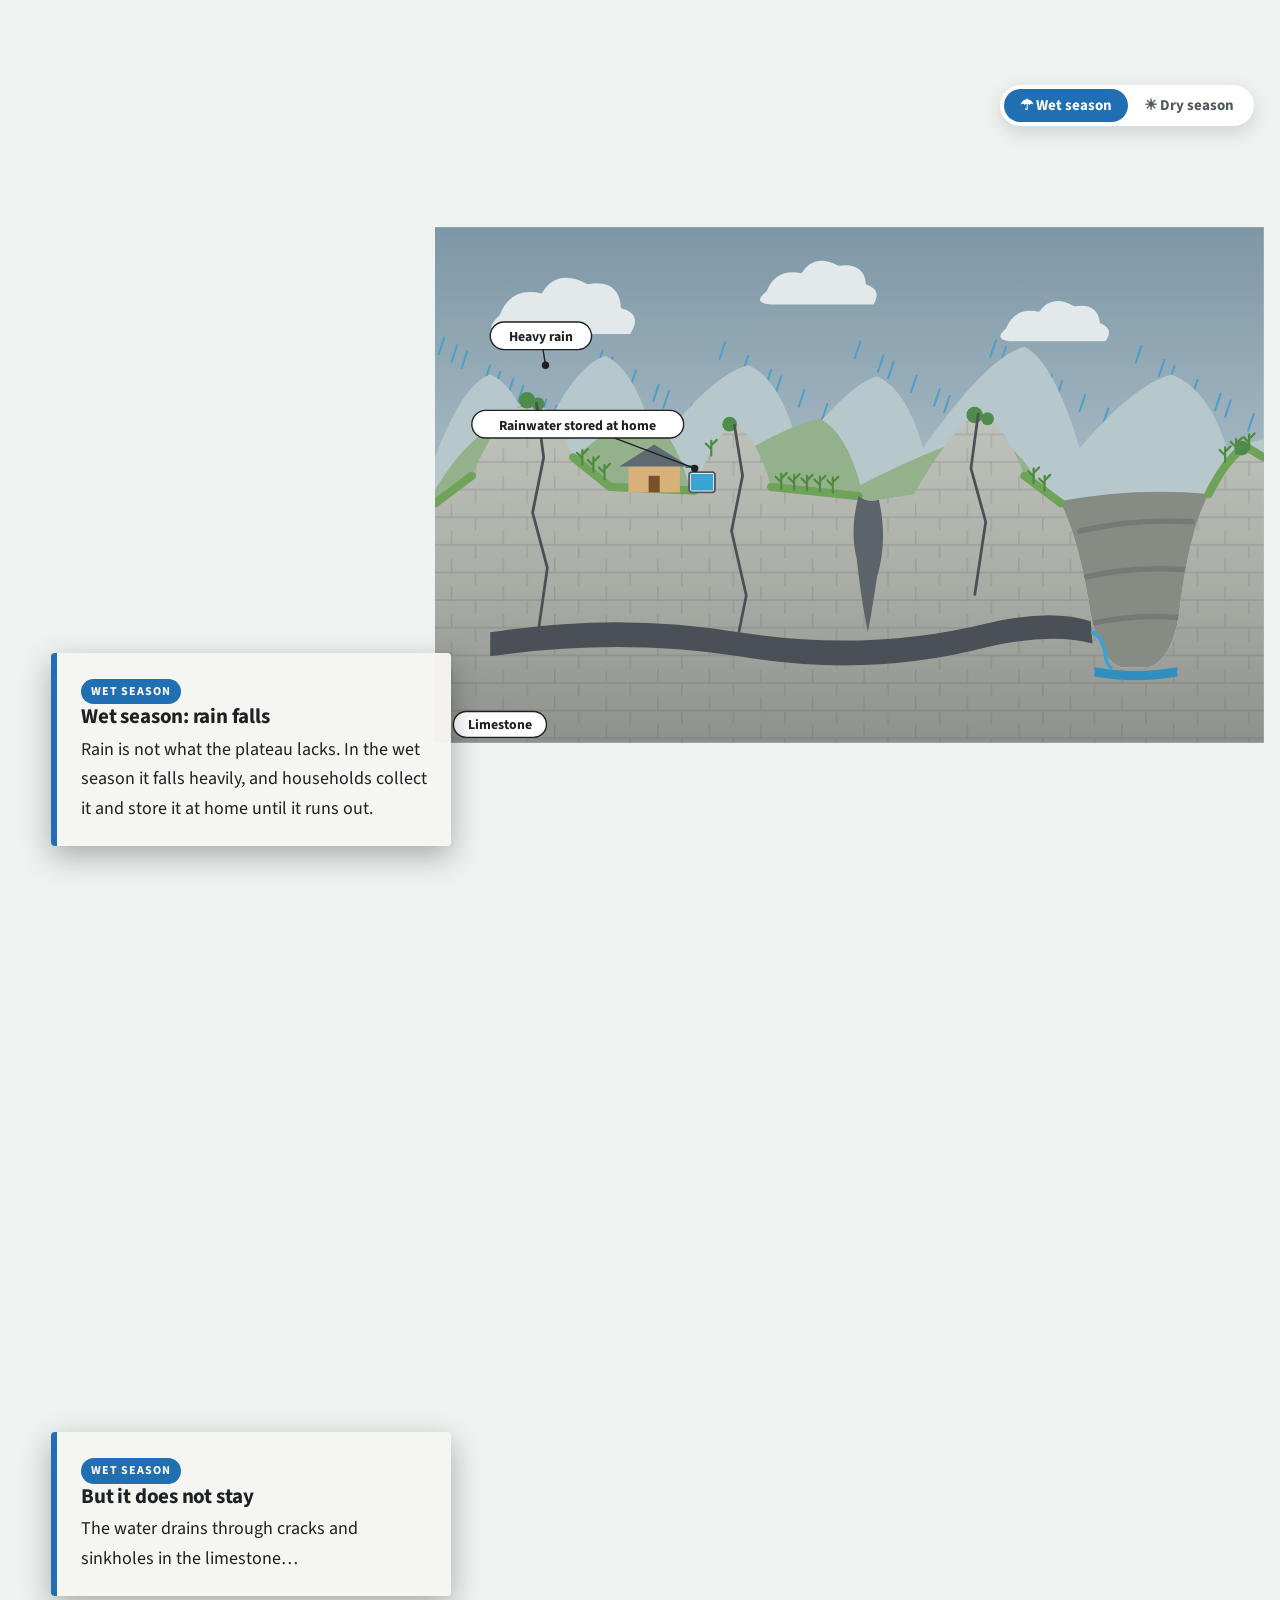
<file: en/index.html>
<!DOCTYPE html><html lang="en" class="no-js" data-lang="en"> <head><meta charset="utf-8"><meta name="viewport" content="width=device-width, initial-scale=1"><meta http-equiv="X-UA-Compatible" content="IE=edge"><meta name="renderer" content="webkit"><meta name="format-detection" content="telephone=no"><title>MainSTREAMing Carrying More Than Water</title><meta name="description" content="A visual story for the Tsinghua Global SDG Case Competition 2026: water, gender and the measure of success on the Dong Van Karst Plateau, Viet Nam."><meta property="og:title" content="MainSTREAMing Carrying More Than Water"><meta property="og:description" content="A visual story for the Tsinghua Global SDG Case Competition 2026: water, gender and the measure of success on the Dong Van Karst Plateau, Viet Nam."><meta name="theme-color" content="#1d2124"><link rel="icon" href="../favicon.svg" type="image/svg+xml"><link rel="alternate" hreflang="en" href="../en/"><link rel="alternate" hreflang="zh-Hans" href="../zh/"><link rel="stylesheet" href="../css/site.css"><script>document.documentElement.className = document.documentElement.className.replace('no-js', 'js');</script></head> <body>  <div class="intro" id="intro" role="dialog" aria-label="Introduction"> <svg class="intro-scene" id="intro-scene" viewBox="900 100 700 720" preserveAspectRatio="xMidYMid meet" aria-hidden="true"> <defs> <linearGradient id="in-sky" x1="0" y1="0" x2="0" y2="1"> <stop offset="0" stop-color="#7cc8e3"></stop><stop offset=".55" stop-color="#bfe6e6"></stop><stop offset="1" stop-color="#f6e7b8"></stop> </linearGradient> <linearGradient id="in-main" x1="0" y1="0" x2="0" y2="1"> <stop offset="0" stop-color="#9aa69c"></stop><stop offset=".35" stop-color="#7fae7d"></stop><stop offset="1" stop-color="#5f9a62"></stop> </linearGradient> <linearGradient id="in-mist" x1="0" y1="0" x2="0" y2="1"><stop offset="0" stop-color="#ffffff" stop-opacity="0"></stop><stop offset=".5" stop-color="#ffffff" stop-opacity=".55"></stop><stop offset="1" stop-color="#ffffff" stop-opacity="0"></stop></linearGradient> <radialGradient id="in-sun"><stop offset="0" stop-color="#fff7d6"></stop><stop offset=".45" stop-color="#ffe59a" stop-opacity=".9"></stop><stop offset="1" stop-color="#ffe59a" stop-opacity="0"></stop></radialGradient> </defs> <rect x="-1200" y="-1200" width="4800" height="3300" fill="url(#in-sky)"></rect> <circle cx="1690" cy="210" r="120" fill="url(#in-sun)"></circle> <g class="in-clouds"> <path class="in-cloud c1" d="M300 200 q30-45 85-25 q30-40 90-10 q55-5 55 40 q30 10 10 35 h-260 q-35-5-10-40z"></path> <path class="in-cloud c2" d="M1500 300 q25-38 72-21 q25-34 76-8 q46-4 46 34 q25 8 8 30 h-218 q-30-4-9-35z"></path> <path class="in-cloud c3" d="M800 140 q20-30 58-17 q20-27 61-7 q37-3 37 27 q20 7 7 24 h-176 q-24-3-7-27z"></path> </g> <path d="M-560 640 Q-391 475 -331.2 340 Q-300 328 -268.8 340 Q-209 475 -40 640 Z M-140 640 Q3 442 53.6 280 Q80 265.59999999999997 106.4 280 Q157 442 300 640 Z M180 640 Q336 475 391.2 340 Q420 328 448.8 340 Q504 475 660 640 Z M560 640 Q690 431 736 260 Q760 244.8 784 260 Q830 431 960 640 Z M1370 640 Q1519.5 453 1572.4 300 Q1600 286.4 1627.6 300 Q1680.5 453 1830 640 Z M1690 640 Q1859 420 1918.8 240 Q1950 224 1981.2 240 Q2041 420 2210 640 Z M2080 640 Q2223 464 2273.6 320 Q2300 307.2 2326.4 320 Q2377 464 2520 640 Z M2440 640 Q2609 442 2668.8 280 Q2700 265.59999999999997 2731.2 280 Q2791 442 2960 640 Z" fill="#a9c9d3" opacity=".85"></path> <path d="M-420 760 Q-225 562 -156 400 Q-120 385.59999999999997 -84 400 Q-15 562 180 760 Z M70 760 Q239 529 298.8 340 Q330 323.2 361.2 340 Q421 529 590 760 Z M520 760 Q676 595 731.2 460 Q760 448 788.8 460 Q844 595 1000 760 Z M1470 760 Q1652 529 1716.4 340 Q1750 323.2 1783.6 340 Q1848 529 2030 760 Z M1890 760 Q2059 573 2118.8 420 Q2150 406.4 2181.2 420 Q2241 573 2410 760 Z M2300 760 Q2495 551 2564 380 Q2600 364.8 2636 380 Q2705 551 2900 760 Z" fill="#86b6a0"></path> <rect x="-1200" y="880" width="4800" height="1400" fill="#5f9a62"></rect> <!-- main mountain with the spring near its summit --> <rect x="-1200" y="600" width="4800" height="140" fill="url(#in-mist)"></rect> <path d="M520 920 L640 806 L700 770 L752 704 L806 690 L858 612 L904 598 L948 524 L994 506 L1036 428 L1082 404 L1118 330 L1152 304 L1182 222 L1206 192 L1230 212 L1258 282 L1298 300 L1336 378 L1378 398 L1426 476 L1468 496 L1516 584 L1566 606 L1630 694 L1694 716 L1790 818 L1960 920 Z" fill="url(#in-main)" stroke="#6f9a72" stroke-width="2" stroke-linejoin="round"></path> <g class="in-outcrops"> <path d="M1170 236 L1188 214 L1206 200 L1222 222 L1210 252 L1186 256 Z"></path> <path d="M1096 352 L1118 330 L1140 340 L1132 372 L1104 376 Z"></path> <path d="M1290 318 L1308 304 L1330 330 L1318 356 L1296 350 Z"></path> <path d="M938 548 L956 524 L984 532 L978 566 L948 572 Z"></path> <path d="M1424 498 L1446 480 L1470 506 L1452 534 L1428 528 Z"></path> <path d="M1520 622 L1546 604 L1576 640 L1550 662 Z"></path> </g> <g class="in-trees"> <circle cx="1000" cy="560" r="12"></circle><circle cx="1016" cy="566" r="9"></circle><circle cx="1400" cy="470" r="10"></circle><circle cx="1418" cy="478" r="13"></circle> <circle cx="890" cy="680" r="14"></circle><circle cx="910" cy="690" r="10"></circle><circle cx="1500" cy="640" r="12"></circle><circle cx="1600" cy="700" r="14"></circle> <circle cx="1620" cy="712" r="10"></circle><circle cx="820" cy="770" r="13"></circle><circle cx="1110" cy="520" r="9"></circle><circle cx="1360" cy="610" r="10"></circle> </g> <!-- terraces and stone walls --> <path d="M760 820 Q1000 790 1200 815 M820 860 Q1060 830 1290 852 M1500 800 Q1640 790 1760 815" class="in-terrace"></path> <!-- spring --> <path class="in-spring" d="M1224 214 q4 10 -2 18 q-5 7 0 14"></path> <ellipse cx="1214" cy="240" rx="18" ry="5" fill="#5cc3e6"></ellipse> <!-- trail --> <path d="M1205 232 C1189.2 243.3 1135.8 280.0 1110 300 C1084.2 320.0 1037.5 332.0 1050 352 C1062.5 372.0 1138.3 400.3 1185 420 C1231.7 439.7 1325.0 448.7 1330 470 C1335.0 491.3 1260.0 524.3 1215 548 C1170.0 571.7 1067.5 590.0 1060 612 C1052.5 634.0 1125.0 660.0 1170 680 C1215.0 700.0 1285.0 717.0 1330 732 C1375.0 747.0 1421.7 763.7 1440 770" class="in-trail-bed"></path> <path d="M1205 232 C1189.2 243.3 1135.8 280.0 1110 300 C1084.2 320.0 1037.5 332.0 1050 352 C1062.5 372.0 1138.3 400.3 1185 420 C1231.7 439.7 1325.0 448.7 1330 470 C1335.0 491.3 1260.0 524.3 1215 548 C1170.0 571.7 1067.5 590.0 1060 612 C1052.5 634.0 1125.0 660.0 1170 680 C1215.0 700.0 1285.0 717.0 1330 732 C1375.0 747.0 1421.7 763.7 1440 770" class="in-trail" id="intro-trail"></path> <path d="M1205 232 C1189.2 243.3 1135.8 280.0 1110 300 C1084.2 320.0 1037.5 332.0 1050 352 C1062.5 372.0 1138.3 400.3 1185 420 C1231.7 439.7 1325.0 448.7 1330 470 C1335.0 491.3 1260.0 524.3 1215 548 C1170.0 571.7 1067.5 590.0 1060 612 C1052.5 634.0 1125.0 660.0 1170 680 C1215.0 700.0 1285.0 717.0 1330 732 C1375.0 747.0 1421.7 763.7 1440 770" class="in-trail-done" id="intro-trail-done"></path> <!-- house: rammed-earth walls, tiled roof, rain tank --> <g transform="translate(1420 700)"> <rect x="0" y="40" width="120" height="70" fill="#d7b07a"></rect> <path d="M-14 44 L60 0 L134 44 Z" fill="#6f7a80"></path> <path d="M-14 44 L134 44" stroke="#4f585e" stroke-width="4"></path> <rect x="48" y="66" width="24" height="44" fill="#7a4f2b"></rect> <rect class="in-window" x="14" y="60" width="20" height="16" fill="#8a6a3e"></rect> <rect x="128" y="62" width="34" height="48" rx="4" fill="#dfe6ea" stroke="#6c7a86" stroke-width="2"></rect> <rect class="in-tank-water" x="131" y="106" width="28" height="0" fill="#3aa3d6"></rect> <path d="M-40 110 h40 M120 110 h60" stroke="#8f8a7a" stroke-width="6"></path> <path d="M-60 112 q10-14 20 0 q10-14 20 0 q10-14 20 0" fill="#9a958a"></path> </g> <!-- the walker --> <g id="intro-walker" class="in-walker"> <g class="in-flip"><g class="in-body"> <path class="w-leg wl1" d="M-4 -26 L-8 0"></path> <path class="w-leg wl2" d="M4 -26 L8 0"></path> <path d="M-12 -58 h22 l5 34 h-32 z" fill="#2f3b8f"></path> <path d="M-12 -58 h22 l2 10 h-26 z" fill="#d9483b"></path> <rect x="-30" y="-64" width="18" height="30" rx="4" fill="#eef2f4" stroke="#6c7a86" stroke-width="2"></rect> <rect x="-26" y="-68" width="7" height="5" rx="1" fill="#353f9e"></rect> <path class="w-water" d="M-28 -50 h14 v14 h-14 z" fill="#3aa3d6" opacity=".8"></path> <path d="M-12 -56 L-22 -40" stroke="#7b4a26" stroke-width="3"></path> <path class="w-arm" d="M4 -54 L12 -36"></path> <circle cx="0" cy="-72" r="11" fill="#f2cfae"></circle> <path d="M-12 -74 q2 -14 14 -13 q12 1 11 12 q-6 -5 -13 -5 q-7 0 -12 6z" fill="#3b2a24"></path> <path d="M-13 -78 q12 -12 26 -2 l2 4 q-14 -6 -28 0z" fill="#d9483b"></path> <circle cx="5" cy="-72" r="1.5" fill="#2a2a2a"></circle> <path d="M6 -66 q3 1 5 -1" stroke="#c4705a" stroke-width="1.4" fill="none"></path> </g></g> </g> </svg> <p class="intro-logo">Carrying More Than Water</p> <div class="intro-ui"> <div class="intro-bar" id="intro-bar"> <p class="intro-quote" lang="en"> <span class="iq">Scarcity</span> <span class="iq">has</span> <span class="iq">never</span> <span class="iq">been</span> <span class="iq">only</span> <span class="iq hl">the</span> <span class="iq hl">absence</span> <span class="iq hl">of</span> <span class="iq hl">water</span><span class="iq">.</span> <span class="iq">It</span> <span class="iq">is</span> <span class="iq">also</span> <span class="iq hl">who</span> <span class="iq hl">fetches</span> <span class="iq hl">it</span><span class="iq">,</span> <span class="iq">how</span> <span class="iq">much</span> <span class="iq">is</span> <span class="iq">stored,</span> <span class="iq">and</span> <span class="iq hl">what</span> <span class="iq hl">comes</span> <span class="iq hl">first</span> <span class="iq">when</span> <span class="iq">supplies</span> <span class="iq">run</span> <span class="iq">low.</span> </p> <span class="intro-src">— Adapted from the case report</span> </div> <p class="intro-hint" id="intro-hint"> <span class="hs">★</span> <span class="kb-only st-hold">Press or hold <kbd>SPACEBAR</kbd> to carry the water home</span> <span class="kb-only st-ready">You are ready: press <kbd>SPACEBAR</kbd> to enter</span> <span class="touch-only st-hold">Tap or hold anywhere to carry the water home</span> <span class="touch-only st-ready">You are ready: tap to enter</span> <span class="hs">★</span> </p> <button type="button" class="intro-skip" id="intro-skip">Skip intro →</button> </div> </div> <a class="skip" href="#main">Skip to content</a> <header class="site-header" id="top"> <a class="brand" href="#plateau">MainSTREAMing Carrying More Than Water</a> <nav class="progress-nav" aria-label="Chapters"> <ol> <li><a href="#plateau" data-nav="plateau"><span class="n">1</span><span class="l">Plateau</span></a></li><li><a href="#village" data-nav="village"><span class="n">2</span><span class="l">Village</span></a></li><li><a href="#water" data-nav="water"><span class="n">3</span><span class="l">Water</span></a></li><li><a href="#reservoir" data-nav="reservoir"><span class="n">4</span><span class="l">Reservoir</span></a></li><li><a href="#question" data-nav="question"><span class="n">5</span><span class="l">The Question</span></a></li> </ol> </nav> <a class="lang-switch" id="lang-switch" href="../zh/" hreflang="zh-Hans" lang="zh-Hans" aria-label="Switch language to Simplified Chinese"> <span class="full">简体中文</span><span class="short">中文</span> </a> <div class="progress-bar" aria-hidden="true"><span id="progress-fill"></span></div> </header> <noscript><p class="noscript">Interactive parts of this page need JavaScript. All text and figures remain readable without it.</p></noscript> <main id="main">  <section id="plateau" class="chapter ch-plateau" data-anchor> <div class="hero"> <picture class="img-slot hero-img" data-slot="plateau/hero" data-alt="Women and girls in Hmong dress carry large stainless-steel water tanks on their backs up a stony mountain track." data-need="Wide landscape of the Dong Van Karst Plateau near Meo Vac (team photo, landscape only, at least 2400 px wide)."> <source type="image/avif" srcset="../images/plateau/_gen/hero-640.avif 640w, ../images/plateau/_gen/hero-1280.avif 1280w, ../images/plateau/_gen/hero-1920.avif 1920w" sizes="100vw"> <source type="image/webp" srcset="../images/plateau/_gen/hero-640.webp 640w, ../images/plateau/_gen/hero-1280.webp 1280w, ../images/plateau/_gen/hero-1920.webp 1920w" sizes="100vw"> <img src="../images/plateau/_gen/hero-1280.jpg" alt="Women and girls in Hmong dress carry large stainless-steel water tanks on their backs up a stony mountain track." width="1280" height="606" loading="eager" decoding="async"> </picture> <div class="hero-shade" aria-hidden="true"></div> <div class="hero-text"> <p class="kicker">Tsinghua Global SDG Case Competition 2026 · SDG 6 × SDG 5</p> <h1>Carrying More Than Water</h1> <p class="subtitle">Rethinking the Success of Rural Water Investments Through Gender-Responsive Evaluation – A Case Study in Meo Vac, Viet Nam</p> <p class="byline"><span class="by-label">By</span> Nguyen Tra My · Tran Chuc Linh · Trinh Ho Ha An <span class="by-aff">– Foreign Trade University</span></p> <p class="hook">On a plateau where rain drains straight into the rock, a reservoir brought water to the centre of a village. It was counted as a success. This is the story of what it changed, and of what the counting left out.</p> <a class="scroll-cue" href="#plateau-intro">Scroll to begin <span aria-hidden="true">↓</span></a> </div> </div> <div class="motif" aria-hidden="true"></div> <div class="wrap narrow" id="plateau-intro" data-anchor> <p class="chapter-no">Chapter 1</p> <h2>The Stone Plateau</h2> <p class="lead reveal">Meo Vac lies high on the Dong Van Karst Plateau, on Viet Nam’s northern border with China. It is a landscape of grey limestone peaks, deep ravines and slopes of broken rock, recognised as a UNESCO Global Geopark.</p> </div> <div class="wrap stats" data-anchor id="plateau-stats"> <div class="stat reveal"> <p class="stat-value"><span data-count="2356" data-decimals="0">2,356</span><span class="unit"> km²</span></p> <p class="stat-label">Area of the Dong Van Karst Plateau UNESCO Global Geopark, across four former districts</p> </div><div class="stat reveal"> <p class="stat-value"><span data-count="1400" data-decimals="0">1,400+</span><span class="unit"> m</span></p> <p class="stat-label">Altitude of the plateau above sea level</p> </div><div class="stat reveal"> <p class="stat-value"><span data-count="17" data-decimals="0">17</span></p> <p class="stat-label">Ethnic groups living in the geopark</p> </div><div class="stat reveal"> <p class="stat-value"><span data-count="3.286" data-decimals="3">3.286</span><span class="unit"> million</span></p> <p class="stat-label">Tourist visits to Ha Giang province in 2024, about 380,000 of them international</p> </div> </div> <div class="wrap narrow"> <p class="reveal">Recognised on 3 October 2010, the Dong Van Karst Plateau was Viet Nam’s first UNESCO Global Geopark.</p> <p class="reveal">According to UNESCO, about 60% of the geopark’s area is limestone.</p> </div> <div class="wrap paradox" data-anchor id="plateau-paradox"> <h3 class="reveal">A paradox in stone</h3> <div class="paradox-grid"> <div class="paradox-card bright reveal"><p>In 2024, Ha Giang was named <strong>Asia’s Leading Regional Cultural Destination</strong> at the World Travel Awards, a year after being named Asia’s Leading Emerging Tourism Destination.</p></div> <div class="paradox-vs" aria-hidden="true">×</div> <div class="paradox-card dry reveal"><p>Yet on the same plateau, water runs short every dry season. “Shortage in Meo Vac was not an accident. It returned every year on the same calendar, and every year households had to find their own way through it.”</p><p class="attrib">Case report, Chapter 1</p></div> </div> </div> <div class="scrolly map-scrolly dark" data-scrolly="map" id="plateau-map" data-anchor data-map-steps="4"> <h3 class="wrap scrolly-heading">Where this story happens</h3> <div class="scrolly-figure place-figure" data-step="0"> <div class="place-switch" role="group" aria-label="Switch between the map and the height profile"> <button type="button" class="ps-btn ps-map" data-place-go="0">Map</button> <button type="button" class="ps-btn ps-alt" data-place-go="4">How high?</button> </div> <div class="map-card"> <svg class="map-svg" viewBox="0 0 1000 651" data-steps="[[0,0,1000,651],[511.4,0,295,198],[625,24.8,159,111],[663.6,52,77,59]]" role="img" aria-label="Map of northern Viet Nam zooming in to Meo Vac and Seo Sa Lung" preserveAspectRatio="xMidYMid meet"> <defs> <clipPath id="hg-clip"><path d="M735.3,111.6L732.2,112.2L731.2,112.8L730.3,113.5L729.6,114.6L726.7,130.1L724.7,134L722.3,135.8L719.6,135.4L717,134.7L714.4,134.8L712,135.9L709.8,137.9L707.7,140.6L702.9,148.3L699.4,152.8L695.2,157.3L682.2,166.6L680.9,169.2L682.4,172L716.3,191.6L721.5,197.3L724.9,202.6L731.7,219.2L742.6,236.6L727.4,239.4L706.1,235.5L691.7,234.4L667.1,225.1L658.3,222.9L654.4,223.5L652.4,225.6L651,233.5L650,237.7L644.4,253L642,257L635.4,264.7L632.4,269.2L630.3,273.7L628.6,278.3L624.7,294.4L622.9,297.2L620.9,298.1L618.4,298L611.8,295.4L608.2,294.8L603.9,295.3L601.3,297.5L600,300.5L599.7,304L599.8,307.4L599.6,310.5L598.8,313.4L597.6,316.3L588.4,330.6L579.1,340.3L572.7,340.9L567.4,339.9L561.4,337.6L556.5,332.9L550.8,323.6L547.3,319.8L543.1,317.2L538.2,316.2L534.3,316.2L529.2,318.8L525.4,323.9L523.8,325L522.4,324.7L521.3,323.2L520.9,319.9L521.2,316.6L523.1,308.9L523,304.8L521.5,300.7L518.1,296.2L514.9,293.2L511.4,291L503.8,287.4L496,282.6L493.4,279.3L492.2,274.7L492.3,267.5L491.8,263.9L490.5,259.3L487.6,252.9L486.4,246.1L486.8,242.9L488.6,241.6L492.9,241.6L494.4,241.4L495.3,240.5L495.2,238.9L493.8,236.3L485.4,226L484,223.9L482.3,222.1L479.9,220.8L473,219.4L470.5,217.8L469.2,216.4L468.5,213.3L468.6,211.9L488.4,198.9L492.9,194.1L507.6,181.9L511.6,177.3L512.2,176.5L514.2,176.9L514.2,178.1L513.9,179.4L514.7,180.5L516,181.4L516.9,182.4L518,183.2L520.1,183.7L521.4,183.2L523.7,180.4L525,179.7L529.3,180.3L537,182.7L541.6,182.4L545.6,180.9L548.9,178.7L551.9,175.8L559.7,164.5L562.3,161.7L573.5,154.8L574.5,152.3L574.3,147.4L567.7,114.9L570.8,112.3L576.3,111.4L582.1,106.5L583.1,103.1L583.4,99.2L584.1,95.7L586.6,93.7L589.7,94L595.7,97.6L598.9,98L601.2,96.6L609.4,89L617.2,85L624.2,80L627.5,78.6L646,73.4L646.8,72.6L647.2,71.6L647.8,70.6L649,70.1L649.6,70.4L651.3,71.7L652,72L653.8,72.4L655.1,73.2L656.7,73.7L659.3,73.3L663.1,70.5L664.5,66.4L665.4,61.8L667.3,57L669.4,54.5L677.3,47.4L680.4,45.5L684.6,45.6L686.4,48.5L687.4,52.8L689.1,57.5L691.8,60.9L695.4,64L699,66.5L702.2,68L704.3,68.1L706.1,67.5L707.8,67.2L710.4,68.6L711.6,69.9L714.5,75.5L719.2,85.2L721.3,88L731.2,94.6L733.7,97.7L735.2,102.4Z"></path></clipPath> </defs> <rect x="-50" y="-50" width="1100" height="751" class="m-bg"></rect> <path d="M1005,380.2L1004.8,380.2L997.5,388.9L994.2,391.3L990.9,391.3L989.3,389.7L988.5,387.6L988.5,385.1L988.5,383.1L992.6,371.5L994.2,365.7L993.4,359.5L993.4,358.2L990.9,356.2L990.9,354.5L990.9,352.4L990.9,348.7L990.9,347L990.1,344.1L988.5,341.7L986.8,338.8L986,335.4L989.3,331.7L990.9,329.6L991.7,327.1L986,309.3L985.2,306L981.1,302.7L972.1,302.3L967.2,300.6L963.9,297.3L963.1,293.5L962.3,284.4L962.3,283.2L960.7,276.9L960.7,274.5L961.5,272L963.9,268.2L964.7,266.2L970.5,240.8L972.1,235.8L974.6,232.9L978.7,232.1L981.9,235.4L984.4,239.6L987.7,242.5L992.6,242.5L995.8,239.6L999.1,227.1L1001.6,223.3L1005,217.1L1005,380.2ZM1005,181.8L1003.2,178.8L996.7,173.4L994.2,170.1L992.6,168.8L990.1,168L988.5,168.8L986,172.2L984.4,173L979.5,172.6L977,169.2L975.4,165.5L972.9,161.7L969.7,159.7L958.2,156.7L954.9,155.5L951.7,154.7L949.2,155.9L948.4,161.3L945.1,163.4L912.4,172.2L908.3,173L903.4,173L899.3,171.7L894.4,169.7L892.7,166.7L891.9,157.6L887,149.2L879.7,144.7L870.7,142.2L858.4,140.9L840.4,142.2L838.7,143.4L834.6,150.9L832.2,152.6L828.1,153.8L821.6,154.7L819.1,154.7L815,153.4L812.6,153.8L811.7,155.1L810.9,157.2L809.3,158.8L807.6,159.7L803.6,156.3L790.5,142.2L788,137.2L785.6,134.7L782.3,133.4L779.8,132.6L777.4,131.3L773.3,126.7L770.8,125.1L765.1,125.5L758.6,123.4L742.2,122.6L738.9,121.3L736.5,117.6L735.6,113L735.6,111.7L734.8,102.5L734,97.5L732.4,95.9L731.6,94.6L720.9,87.9L719.3,85L714.4,75.4L711.9,70L710.3,68.7L707.8,67L706.2,67.5L704.6,68.3L702.1,67.9L698.8,66.6L695.6,64.1L691.5,60.8L689,57.4L687.4,52.8L686.6,48.7L684.9,45.7L680,45.3L677.6,47.4L669.4,54.5L666.9,57L665.3,61.6L664.5,66.6L662.8,70.4L659.6,73.3L657.1,73.7L655.5,73.3L653.8,72.5L652.2,72.1L651.4,71.6L649.7,70.4L648.9,70L648.1,70.8L647.3,71.6L646.5,72.5L645.6,73.3L627.6,78.7L624.4,80L617,85L609.6,89.2L601.5,96.7L599,97.9L595.7,97.5L590,94.2L586.7,93.8L584.3,95.9L583.5,99.2L583.5,103L581.8,106.7L576.1,111.3L571.2,112.1L567.9,115.1L574.5,147.2L574.5,152.2L573.6,154.7L562.2,161.7L559.7,164.7L551.6,175.9L549.1,178.8L545.8,180.9L541.7,182.6L536.8,182.6L529.5,180.5L524.6,179.7L523.7,180.5L521.3,183L520.5,183.8L518,183.4L517.2,182.6L516.4,181.3L514.7,180.5L513.9,179.2L513.9,178L513.9,176.7L512.3,176.3L511.5,177.2L507.4,181.7L492.6,194.2L488.6,198.8L468.9,211.7L467.3,212.9L464,213.4L459.9,211.7L455.8,208.8L442.7,203L440.3,199.6L438.6,194.6L438.6,189.6L439.5,184.2L441.1,179.2L434.6,179.2L415.7,186.3L409.2,186.7L405.9,187.6L402.6,189.6L401,191.7L398.6,196.7L396.9,198.8L392,205.5L389.6,212.1L387.9,227.1L387.1,230.8L383.8,238.3L383,242.1L383,245.8L383.8,249.5L383,252.4L380.6,255.4L377.3,257.4L374.8,255.4L373.2,253.3L369.1,252.4L367.5,251.2L364.2,245L362.6,242.5L360.9,241.6L357.6,241.2L356,240.8L351.1,235L349.5,234.2L347.8,232.5L342.9,225L342.1,222.9L339.6,220L324.1,205.9L308.6,187.2L306.1,185.5L296.3,191.3L293,193.4L291.4,196.3L290.6,200.1L288.1,203.8L283.2,210L283.2,212.1L284,222.5L284,224.6L283.2,227.1L275.8,237.9L273.4,239.1L269.3,238.7L266.8,236.7L261.1,230L252.1,216.3L251.3,212.9L250.5,208.4L251.3,204.2L250.5,200.9L247.2,198.8L245.6,195.9L243.1,193.4L240.6,191.3L237.4,189.6L232.5,188L229.2,188.4L220.2,204.2L216.1,215.4L214.5,217.9L211.2,220.9L197.3,228.3L191.6,232.9L188.3,240L189.1,242.1L192.4,245.4L192.4,248.3L191.6,249.9L180.1,257.8L176,259.9L172.7,260.3L169.5,262.8L169.5,266.2L170.3,269.9L169.5,274L165.4,276.5L161.3,276.5L156.4,274.5L149,269.1L140.8,267L136.7,264.9L135.1,262.4L126.9,247L126.1,242.5L123.6,238.3L121.2,234.6L116.3,232.5L107.3,230.4L102.4,228.3L89.3,217.5L84.4,215.4L75.4,213.8L71.3,212.1L69.6,210.9L66.4,207.1L65.6,206.3L63.1,206.7L61.5,208.4L60.6,210L59,211.3L53.3,211.3L51.6,208L51.6,203.8L49.2,198.8L44.3,195.1L37.7,193L32.8,193.8L28.7,198.8L26.3,207.5L24.6,211.7L21.4,215L18.9,215.4L16.5,215.4L14,215.4L12.4,217.5L13.2,220.4L14,222.1L16.5,223.3L18.1,225L18.9,227.1L18.9,227.5L17.3,230.8L-5,254.5L-5,-5L1005,-5Z" class="m-land m-cn"></path> <path d="M-5,332L-3.2,332.9L13.2,349.1L20.6,353.3L22.2,355.3L23.8,357.8L26.3,364L27.9,366.9L32,370.6L37.7,373.5L41.8,376.9L39.4,379.8L38.6,380.6L38.6,381.4L37.7,382.2L37.7,383.1L40.2,392.6L49.2,397.1L59,400.4L66.4,406.2L73.7,424L76.2,433.9L74.6,448.4L75.4,454.2L76.2,459.6L77.8,463.3L79.5,465.7L80.3,466.2L81.1,465.7L93.4,465.3L95.8,464.9L102.4,460.4L108.1,453.8L110.6,445.9L111.4,426.1L115.5,422.4L119.6,425.7L121.2,436.8L121.2,446.7L122,451.7L124.5,454.6L128.6,454.2L144.9,447.2L145.7,445.9L147.4,446.3L149,449.6L149.8,452.5L150.6,455L149.8,471.9L150.6,477.7L153.1,483.1L153.1,483.9L153.1,484.7L153.1,485.1L153.1,486L149,490.5L140,501.2L135.1,505.8L125.3,522.7L128.6,521L132.6,518.1L137.6,516.1L140.8,516.5L140,519.4L132.6,531.8L131.8,536.7L131.8,547.8L131,551.9L127.7,554.8L120.4,556.9L116.3,559.8L113.8,564.3L115.5,565.1L120.4,564.7L125.3,565.1L128.6,566.4L131,568.4L133.5,570.9L135.1,573.8L134.3,576.2L132.6,581.2L132.6,583.2L134.3,585.7L135.1,586.1L137.6,586.5L140,587.8L142.5,591.9L142.5,592.3L144.1,601.3L145.7,605.9L147.4,607.9L148.2,609.6L149.8,610.4L153.1,610L158.8,612.4L162.1,616.6L167.8,627.7L174.4,643.3L178.5,650.3L183,656L-5,656ZM360.7,656L370.7,652.7L375.6,650.7L378.1,649.8L380.6,650.3L388.7,648.6L399.4,636.3L407.6,635.9L409.2,636.7L412.5,639.2L414.1,640L416.6,640.4L421.5,640.8L423.9,641.2L430.5,643.3L432.1,644.5L433.7,646.6L436.2,651.5L437,652.7L437.8,652.7L443.6,651.1L445.2,651.1L447.6,651.5L450.1,652.7L451.7,654L453.4,655.6L453.6,656L360.7,656Z" class="m-land m-la"></path> <g class="m-provinces"> <path d="M183.4,656L178.8,650.2L174.6,643.1L167.5,627.5L162.4,616.5L158.9,612.4L153.2,609.9L149.9,610.3L148.1,609.5L147,607.9L145.9,605.7L144.4,601.4L142.2,591.8L139.6,587.8L137.3,586.4L135.4,586.3L133.9,585.8L132.5,583.4L132.5,581L134.5,576.2L134.8,574L133.6,571.1L131.4,568.5L128.4,566.4L125,565L120,564.8L115.7,565.3L113.9,564.3L116.5,559.6L120.3,556.7L128,554.8L130.7,551.9L131.5,547.8L131.7,536.7L132.7,531.7L140.2,519.4L140.5,516.6L137.3,516L132.9,518.1L128.4,521L124.9,522.6L135.2,505.6L140.1,501.1L148.7,490.4L153.2,486L153.5,484.6L153.2,483.2L150.9,477.9L150.2,472L150.4,455.2L150,452.3L149.1,449.7L147.2,446.5L146.1,446L144.8,447L128.3,454.2L124.4,454.4L121.6,451.5L120.9,446.8L121.6,437L119.7,425.9L115.2,422.2L111.2,426.1L110.6,445.8L107.9,453.6L102.8,460.2L95.7,464.9L93.2,465.5L81.2,465.7L80.3,466.2L79.7,465.9L78,463.4L76.5,459.5L75.4,454L75,448.4L76,434.1L73.9,424.1L66.1,406.2L59.1,400.4L49.1,397L40.5,392.5L37.8,383.2L38,382.3L38.4,381.4L38.9,380.6L39.6,379.9L41.6,376.8L38.1,373.7L32.4,370.4L27.8,366.8L26.2,364.1L24,358L22.5,355.4L20.3,353.4L13.2,349L-3.1,333L-5,332L-5,254.4L-5,254.4L5.6,243.3L5.6,243.3L18,240.7L23.1,241L35.9,244.1L47.4,242.9L50.7,244.1L53.9,249L57.1,251.7L59.2,252.3L61,253.3L63.1,257.5L78.4,275L82.5,278.1L91.2,280.4L99.4,285.6L108.4,293.6L113.7,300.9L117.6,309.2L119.4,318.2L119.4,324.9L120.1,326.1L122.1,328.3L124,331.7L127.4,331.7L134,330L138.3,332.3L140.1,337.7L141.4,343.9L144.2,348.4L148.2,348.7L168.2,345.8L174.3,347.7L180.9,352.1L190.9,361.1L199.4,360.5L219.2,370.3L223.7,368.8L222.9,368L221.2,366.7L219.6,365.1L218.9,363.4L219.7,362.1L232.7,345.4L236.1,343.3L241.1,343.3L246.2,345.3L250,348.7L251.6,352.7L252.2,358.6L253.8,362.1L259.4,367L261.9,370.2L263.2,374.4L263.9,379.2L264,384.5L264.9,385.6L269.1,388.3L271.1,388.9L272.2,390L282.7,408.3L284.2,409.8L285.7,442.4L288.5,461.9L288.3,469.7L286.7,477.4L283.2,483.7L278.7,489.5L268.4,498.5L265.1,503.2L263.4,507.4L262.3,512.9L260.3,516L258.1,518.2L249.3,522.1L246.8,524.3L245,527.3L244.6,530L245.4,531.9L247.1,533.1L248.5,534.4L249.2,536.9L248.4,540.2L248.9,542.9L250.4,545.4L258.9,552L260.6,555.8L261.3,561.4L260.7,570.7L259.2,577.7L254.8,587.3L254.2,590.8L254.9,594.6L258.2,603.7L258.6,608.6L257.1,611.4L253.9,613L249.9,613.6L245.4,613.6L241.3,612.8L237.6,611L234.3,608.4L231.4,606.6L228.5,605.9L226.1,606.1L224.5,607.4L224,609.3L224.3,612L225.1,615.8L225.3,620.3L224.5,623.7L222.5,626L217.6,629L215.6,631.8L214.6,635.3L213.7,643.9L211,653L210.6,656L183.4,656Z" class="m-prov f-pc" data-prov="dien-bien"><title>Dien Bien</title></path><path d="M210.6,656L211,653L213.7,643.9L214.6,635.3L215.6,631.8L217.6,629L222.5,626L224.5,623.7L225.3,620.3L225.1,615.8L224.3,612L224,609.3L224.5,607.4L226.1,606.1L228.5,605.9L231.4,606.6L234.3,608.4L237.6,611L241.3,612.8L245.4,613.6L249.9,613.6L253.9,613L257.1,611.4L258.6,608.6L258.2,603.7L254.9,594.6L254.2,590.8L254.8,587.3L259.2,577.7L260.7,570.7L261.3,561.4L260.6,555.8L258.9,552L250.4,545.4L248.9,542.9L248.4,540.2L249.2,536.9L248.5,534.4L247.1,533.1L245.4,531.9L244.6,530L245,527.3L246.8,524.3L249.3,522.1L258.1,518.2L260.3,516L262.3,512.9L263.4,507.4L265.1,503.2L268.4,498.5L278.7,489.5L283.2,483.7L286.7,477.4L288.3,469.7L288.5,461.9L285.7,442.4L284.2,409.8L280.9,391.1L280.8,386.3L282,382.3L288.5,373.8L296.7,371.8L299.6,373.1L303.4,376.2L306.4,381.1L316.3,407.9L320.7,416.1L348.8,447.5L353.8,451.7L358.6,453.3L362.7,452.6L369.4,450.7L390.1,459.2L425,465.5L432.7,465.1L439.1,462.9L447.8,455.7L451.8,453.6L456.2,453.2L460.6,455.6L464.1,459.2L465.9,462.6L465.8,466.9L461,480.1L458.6,488.9L457.2,498.2L457,505.5L458.3,512.1L461,518.1L467.5,524.8L487.7,536.7L493.1,538.1L497.9,537.2L513.2,527.7L518.7,525.6L523.6,525.6L528.4,527.4L534.7,531.2L539.5,533.1L543.3,533.4L550.2,531.1L553.5,531L556.3,532.7L558.6,536.3L560.5,540.3L563.5,544.7L567.2,546.5L570.4,546.9L574.7,546L583.1,565.4L585.4,576.6L584.5,590.1L584.9,592.8L585.9,594.8L589.8,597.9L592.9,601.7L586.8,611.4L586.4,615.1L586.5,616.9L586.4,620.9L589,624.2L591.7,628.7L594,635.2L612.7,656L453.8,656L453.8,656L453.5,655.6L451.8,654.2L449.8,652.7L447.5,651.6L445.5,650.9L443.3,651.1L438.2,652.6L436.6,652.6L435.8,651.4L433.4,646.4L432.1,644.5L430.4,643.4L424,641L421.5,640.6L416.4,640.5L414.2,640.2L412.3,639.2L408.9,636.6L407.3,635.8L399.2,636.4L388.8,648.7L380.5,650.1L377.8,650L375.5,650.6L370.9,652.7L360.7,656L210.6,656Z" class="m-prov f-pa" data-prov="son-la"><title>Son La</title></path><path d="M735.3,111.6L732.2,112.2L731.2,112.8L730.3,113.5L729.6,114.6L726.7,130.1L724.7,134L722.3,135.8L719.6,135.4L717,134.7L714.4,134.8L712,135.9L709.8,137.9L707.7,140.6L702.9,148.3L699.4,152.8L695.2,157.3L682.2,166.6L680.9,169.2L682.4,172L716.3,191.6L721.5,197.3L724.9,202.6L731.7,219.2L742.6,236.6L727.4,239.4L706.1,235.5L691.7,234.4L667.1,225.1L658.3,222.9L654.4,223.5L652.4,225.6L651,233.5L650,237.7L644.4,253L642,257L635.4,264.7L632.4,269.2L630.3,273.7L628.6,278.3L624.7,294.4L622.9,297.2L620.9,298.1L618.4,298L611.8,295.4L608.2,294.8L603.9,295.3L601.3,297.5L600,300.5L599.7,304L599.8,307.4L599.6,310.5L598.8,313.4L597.6,316.3L588.4,330.6L579.1,340.3L572.7,340.9L567.4,339.9L561.4,337.6L556.5,332.9L550.8,323.6L547.3,319.8L543.1,317.2L538.2,316.2L534.3,316.2L529.2,318.8L525.4,323.9L523.8,325L522.4,324.7L521.3,323.2L520.9,319.9L521.2,316.6L523.1,308.9L523,304.8L521.5,300.7L518.1,296.2L514.9,293.2L511.4,291L503.8,287.4L496,282.6L493.4,279.3L492.2,274.7L492.3,267.5L491.8,263.9L490.5,259.3L487.6,252.9L486.4,246.1L486.8,242.9L488.6,241.6L492.9,241.6L494.4,241.4L495.3,240.5L495.2,238.9L493.8,236.3L485.4,226L484,223.9L482.3,222.1L479.9,220.8L473,219.4L470.5,217.8L469.2,216.4L468.5,213.3L468.6,211.9L488.4,198.9L492.9,194.1L507.6,181.9L511.6,177.3L512.2,176.5L514.2,176.9L514.2,178.1L513.9,179.4L514.7,180.5L516,181.4L516.9,182.4L518,183.2L520.1,183.7L521.4,183.2L523.7,180.4L525,179.7L529.3,180.3L537,182.7L541.6,182.4L545.6,180.9L548.9,178.7L551.9,175.8L559.7,164.5L562.3,161.7L573.5,154.8L574.5,152.3L574.3,147.4L567.7,114.9L570.8,112.3L576.3,111.4L582.1,106.5L583.1,103.1L583.4,99.2L584.1,95.7L586.6,93.7L589.7,94L595.7,97.6L598.9,98L601.2,96.6L609.4,89L617.2,85L624.2,80L627.5,78.6L646,73.4L646.8,72.6L647.2,71.6L647.8,70.6L649,70.1L649.6,70.4L651.3,71.7L652,72L653.8,72.4L655.1,73.2L656.7,73.7L659.3,73.3L663.1,70.5L664.5,66.4L665.4,61.8L667.3,57L669.4,54.5L677.3,47.4L680.4,45.5L684.6,45.6L686.4,48.5L687.4,52.8L689.1,57.5L691.8,60.9L695.4,64L699,66.5L702.2,68L704.3,68.1L706.1,67.5L707.8,67.2L710.4,68.6L711.6,69.9L714.5,75.5L719.2,85.2L721.3,88L731.2,94.6L733.7,97.7L735.2,102.4Z" class="m-prov f-hg" data-prov="ha-giang"><title>Ha Giang</title></path><path d="M1005,217.3L1001.2,223.3L999.5,227.1L995.5,239.7L992.7,242.3L987.8,242.4L984.1,239.6L981.7,235.3L979,232.2L974.5,232.8L972.1,235.8L970.2,240.9L965,266.1L964,268.1L961.4,271.8L960.7,274.5L960.7,277.1L962.1,283L961.3,283.8L953.8,287.8L949.1,289L943.9,289.8L937.8,289.9L931.5,289.3L924.9,286.7L906,273.8L902.7,272.7L899.5,272.5L895.6,273.8L892.2,275.3L884.8,282.2L877.7,281.7L874.3,279L872.2,276.1L871.6,272.8L871.8,266.7L871,264.2L869.3,262.4L867.1,260.7L865.7,258.8L865.3,256.6L865.5,254.3L865.4,251.8L863.3,249.8L859.6,248.9L851.9,249.4L840.1,253.1L837.3,254.6L835.2,256.1L833.1,257.4L827.4,259.7L824,261.7L820.4,264.3L817,265.5L813.7,266.2L809.4,265.4L805.2,263.8L798.9,258L796.3,253L794.9,248L794.1,243.7L792.7,240L788.9,233.4L787.6,230.4L786.7,227.1L786.6,223.8L787.2,220.4L789.6,213.8L790.4,210.9L790.3,208.5L789.5,206.7L788.1,205.7L781.1,204.1L778.4,204.1L774.8,205.3L771.1,207.3L761,215.5L752.9,226.7L742.6,236.6L731.7,219.2L724.9,202.6L721.5,197.3L716.3,191.6L682.4,172L680.9,169.2L682.2,166.6L695.2,157.3L699.4,152.8L702.9,148.3L707.7,140.6L709.8,137.9L712,135.9L714.4,134.8L717,134.7L719.6,135.4L722.3,135.8L724.7,134L726.7,130.1L729.6,114.6L730.3,113.5L731.2,112.8L732.2,112.2L735.3,111.6L735.3,111.6L735.3,112.8L736.3,117.4L739,121.3L742.3,122.7L758.4,123.4L764.8,125.4L770.5,125.2L772.9,126.7L777.2,131.2L779.9,132.6L782.6,133.4L785.2,134.7L787.8,137.3L790.8,142L803.6,156.5L807.7,159.6L809.6,158.8L810.6,157L811.4,155.1L812.7,153.8L815.1,153.4L819,154.5L821.2,154.7L828.4,153.9L832.1,152.8L835,150.9L838.6,143.3L840.7,142.2L858.5,140.8L870.9,142.2L879.6,144.5L886.9,149.2L891.6,157.7L892.5,166.8L894.1,169.7L899,171.9L903.8,172.8L908.3,172.8L912.6,172.2L945,163.5L948.6,161.5L949.5,155.9L951.8,154.5L954.8,155.4L958.4,156.9L969.8,159.8L973.1,161.9L975.4,165.5L977.1,169.4L979.6,172.4L984.7,173.2L986.3,172.3L988.2,168.9L990.2,168.2L992.6,168.8L994.2,170.3L996.6,173.5L1003.4,179L1005,181.8L1005,217.3Z" class="m-prov f-pc" data-prov="cao-bang"><title>Cao Bang</title></path><path d="M468.6,211.9L468.5,213.3L469.2,216.4L470.5,217.8L473,219.4L479.9,220.8L482.3,222.1L484,223.9L485.4,226L493.8,236.3L495.2,238.9L495.3,240.5L494.4,241.4L492.9,241.6L488.6,241.6L486.8,242.9L486.4,246.1L487.6,252.9L490.5,259.3L491.8,263.9L492.3,267.5L492.2,274.7L493.4,279.3L496,282.6L503.8,287.4L511.4,291L514.9,293.2L518.1,296.2L521.5,300.7L523,304.8L523.1,308.9L521.2,316.6L520.9,319.9L521.3,323.2L522.4,324.7L523.8,325L525.4,323.9L529.2,318.8L530,326.3L533.1,333.7L533.7,337.2L533.1,339.8L531.1,341.2L528,342.2L524.7,344.3L521.4,347.9L517.7,354.2L514.9,357.5L512.4,358.6L509.5,357.7L494.2,346.9L489.3,345.6L484.2,345.8L477,349L473.8,353.3L473,357.6L474.7,362.6L484.3,379.7L486.5,384.8L487.2,389.2L487.1,393.4L485.5,398.2L483,402.2L479.7,405.3L475.9,406.9L471.5,406.7L466.1,405L447.2,396.3L441.5,392.9L439.1,391.8L437.2,392.4L436.6,394.2L436.9,397.1L436.7,400.6L435.6,404.3L433.1,408.5L431.1,409.7L429.1,409.3L426.8,407.3L423.9,405.3L420.4,403.8L416.4,402.9L406.8,402.2L402.1,401.3L398.1,399.6L394,396.9L387.6,390.5L385,388.7L382.7,388.4L381.2,389.8L377.1,400L372.5,407.6L368.6,411.9L366.9,414.3L366.2,416.1L366.7,417.8L374.2,429.8L375.6,432.9L375.8,436L375.1,439.4L372.2,446L369.4,450.7L362.7,452.6L358.6,453.3L353.8,451.7L348.8,447.5L320.7,416.1L316.3,407.9L306.4,381.1L303.4,376.2L299.6,373.1L296.7,371.8L288.5,373.8L292.3,353.1L293.8,349.1L295.7,345.1L300.5,337.9L303.3,334.9L306.6,332.6L318.1,329.2L321.3,327L324.1,324.2L334.5,311.4L339.5,301.8L341,297.3L341.3,292.9L339.6,288.4L336.2,284L328.9,279L323.7,277.6L318.9,277.8L315.1,278.9L311.3,279.7L307.4,279.5L303.1,278.2L298.4,275.6L292.7,271.1L290.2,267.3L290.5,263.6L292.7,260.8L295.5,258L297.8,255.1L298.5,251L297.6,245.6L296,239.9L289,226.9L284.1,222.7L282.9,212.3L283.4,209.9L288.3,203.9L290.2,200L291.5,196.3L293.2,193.3L296.3,191.3L306.1,185.7L308.8,187.1L324.2,206L339.6,220.1L342.1,223L343.1,225.2L347.7,232.4L349.2,234L351,234.9L356.1,240.7L357.4,241.2L361.1,241.6L362.4,242.3L364.3,244.9L367.5,251.1L369.4,252.4L372.9,253.2L375.2,255.2L377.2,257.6L380.5,255.5L383,252.6L383.5,249.4L383.1,245.9L383.1,242L384.1,238.3L387.1,231L388.1,227.2L389.5,212.3L391.8,205.3L396.5,198.9L398.6,196.8L401.4,191.8L403,189.7L406.1,187.5L408.9,186.7L415.5,186.2L434.8,179.3L441.2,179.4L439.3,184.2L438.4,189.5L438.6,194.8L440.2,199.7L443.1,203.1L455.5,208.9L460.3,211.9L463.7,213.4L467.2,212.9Z" class="m-prov f-pc" data-prov="lao-cai"><title>Lao Cai</title></path><path d="M284.1,222.7L289,226.9L296,239.9L297.6,245.6L298.5,251L297.8,255.1L295.5,258L292.7,260.8L290.5,263.6L290.2,267.3L292.7,271.1L298.4,275.6L303.1,278.2L307.4,279.5L311.3,279.7L315.1,278.9L318.9,277.8L323.7,277.6L328.9,279L336.2,284L339.6,288.4L341.3,292.9L341,297.3L339.5,301.8L334.5,311.4L324.1,324.2L321.3,327L318.1,329.2L306.6,332.6L303.3,334.9L300.5,337.9L295.7,345.1L293.8,349.1L292.3,353.1L288.5,373.8L282,382.3L280.8,386.3L280.9,391.1L284.2,409.8L282.7,408.3L272.2,390L271.1,388.9L269.1,388.3L264.9,385.6L264,384.5L263.9,379.2L263.2,374.4L261.9,370.2L259.4,367L253.8,362.1L252.2,358.6L251.6,352.7L250,348.7L246.2,345.3L241.1,343.3L236.1,343.3L232.7,345.4L219.7,362.1L218.9,363.4L219.6,365.1L221.2,366.7L222.9,368L223.7,368.8L219.2,370.3L199.4,360.5L190.9,361.1L180.9,352.1L174.3,347.7L168.2,345.8L148.2,348.7L144.2,348.4L141.4,343.9L140.1,337.7L138.3,332.3L134,330L127.4,331.7L124,331.7L122.1,328.3L120.1,326.1L119.4,324.9L119.4,318.2L117.6,309.2L113.7,300.9L108.4,293.6L99.4,285.6L91.2,280.4L82.5,278.1L78.4,275L63.1,257.5L61,253.3L59.2,252.3L57.1,251.7L53.9,249L50.7,244.1L47.4,242.9L35.9,244.1L23.1,241L18,240.7L5.6,243.3L17.5,230.9L19.2,227.6L18.7,227.1L17.9,225.1L16.5,223.4L14.4,222L12.8,220.2L12.7,217.5L14.3,215.6L16.6,215.4L19.2,215.5L21.6,214.9L24.4,211.7L26.2,207.6L28.5,198.9L32.4,194L38.1,193.2L44.2,195.2L49,198.9L51.4,203.7L52,208.1L53.6,211.1L58.7,211.3L60.4,210.2L61.4,208.3L62.8,206.7L65.2,206.1L66.2,207L69.6,210.9L71,212.1L75.5,213.8L84.6,215.4L89.3,217.3L102.7,228.5L107.1,230.3L116.7,232.5L120.9,234.8L123.9,238.3L125.7,242.5L127.1,246.9L134.9,262.4L137,264.9L140.8,266.9L149.2,269.2L156.6,274.6L161.1,276.4L165.7,276.5L169.3,273.9L170.2,269.9L169.3,266L169.1,262.6L172.3,260.4L176,259.7L179.8,258L191.4,250L192.2,248.1L192,245.6L189.2,242.1L188.6,240.1L191.3,233L197.4,228.2L211,220.9L214.7,217.8L216.5,215.3L220.4,204.3L229.5,188.4L232.2,187.8L237.3,189.6L240.2,191.3L242.9,193.5L245.2,196.1L247.2,198.9L250.4,200.7L250.9,204.2L250.5,208.5L251,212.8L252.5,216.3L260.8,230.2L266.6,236.7L269.4,238.6L273.6,239.3L276,237.8L283.2,226.9L284.3,224.6Z" class="m-prov f-pb" data-prov="lai-chau"><title>Lai Chau</title></path><path d="M1005,490L1004.2,489.3L995.9,480.3L990.6,478.2L984.3,477.6L978.5,478.5L972.8,480.2L968,483.3L963.7,487.7L959.6,493.5L952.3,511.8L949.5,517L945.5,521.3L940,524.6L931.5,526.1L925.8,525.3L921.1,523L907.3,509.9L900.1,506.6L893,504.8L885.6,503.9L881.4,502.4L878.5,500.2L877.2,496.9L876.9,493.3L879,487.1L888.2,472.3L893.4,466L898.9,461.1L899.2,459.2L898.5,456.7L882.1,434.6L879.1,432.1L876.4,430.8L874.6,430.6L873.2,429.8L872.4,428.1L872.4,422.8L871.9,419.8L869.3,413.5L867.7,407L866.8,394.8L868,373.4L869,368.8L871.1,365.2L873.4,363.3L878,360.8L880.3,359.1L882.3,357.1L884.2,354.7L895.6,333.5L899.5,320.8L900,317.8L899.6,315.3L898.2,312.8L892.6,306.5L891,303.4L888.8,291.1L884.8,282.2L892.2,275.3L895.6,273.8L899.5,272.5L902.7,272.7L906,273.8L924.9,286.7L931.5,289.3L937.8,289.9L943.9,289.8L949.1,289L953.8,287.8L961.3,283.8L962.1,283L962.1,283L962.4,284.5L962.8,293.6L964,297.4L967.1,300.6L972.1,302.4L981.2,302.9L984.9,306.1L986.3,309.3L991.6,327.3L991,329.7L989,331.6L986.3,335.3L986.9,338.9L988.3,341.6L990,344L991.2,346.9L991.2,348.6L990.5,352.6L990.6,354.6L991.2,355.9L993.2,358.4L993.7,359.4L993.9,365.9L992.7,371.6L988.2,383.2L988.2,385.3L988.5,387.6L989.3,389.7L990.7,391.2L994.2,391.3L997.7,388.7L1005,380.5L1005,490Z" class="m-prov f-pa" data-prov="lang-son"><title>Lang Son</title></path><path d="M1005,620.1L1002.3,621.4L1002.3,623.1L1004,623.1L1004,624.9L995.5,621.4L990.6,620.3L986.8,621.4L988.8,622L987.2,622.1L978.5,620.2L972.2,616.2L949.6,613.5L944.7,612.4L941.9,610.7L941,608.3L940.8,605.3L941.1,602.3L942.4,600.1L944.7,598.3L950.6,596.3L953.4,594.7L955.8,592.5L958.2,589.8L962.1,584.3L965,579.2L1005,585.6L1005,620.1Z" class="m-prov f-pc" data-prov="quang-ninh"><title>Quang Ninh</title></path><path d="M1005,650.9L1004,649.8L1000,654.9L1000.7,656L960.7,656L960.7,656L960.9,655.9L962.5,653.5L962.7,650.3L962.1,646.7L962.7,641.9L964.6,639L967.4,637.1L971.3,636.5L974.3,635.2L975.7,632.8L975.8,630.2L978.5,620.2L987.2,622.1L988.8,622L988.8,622L989.2,622.1L996.1,624.9L996.1,626.4L994.6,625.9L989.9,624.9L989.9,626.4L992.2,628.7L993,631.2L993.4,633.9L994.6,636.4L997,637.9L1002.7,638.1L1005,639.2L1005,650.9Z" class="m-prov f-pd" data-prov="hai-phong"><title>Hai Phong</title></path><path d="M612.7,656L594,635.2L591.7,628.7L589,624.2L586.4,620.9L586.5,616.9L586.4,615.1L586.8,611.4L592.9,601.7L595.5,608.7L597.3,610.6L600.5,613.3L623.2,624.3L639.8,638.5L645,640.8L649.9,641.8L657.8,641.3L661.6,641.4L680.9,646.9L685.4,647.2L689.2,646.1L689.3,637L688.6,630.9L687.1,628.2L685.4,626.4L683.6,623.4L699.1,620.9L713,621.8L719.2,623.6L724.2,626.2L728.3,629.5L731.4,633.4L733.4,637.4L734.6,641L734.9,644.1L734.4,646.7L729.4,655.9L729.4,656L612.7,656Z" class="m-prov f-pb" data-prov="hoa-binh"><title>Hoa Binh</title></path><path d="M639,454.6L635.8,451.4L634.2,448.4L633.1,443.3L633.8,439.3L636.4,432.3L634.9,427.5L631,421.9L615.9,405.1L612.9,400.7L613.2,388.4L612,384.4L609.7,380.3L605,375.6L595.5,369.1L587.2,360.2L579.1,340.3L588.4,330.6L597.6,316.3L598.8,313.4L599.6,310.5L599.8,307.4L599.7,304L600,300.5L601.3,297.5L603.9,295.3L608.2,294.8L611.8,295.4L618.4,298L620.9,298.1L622.9,297.2L624.7,294.4L628.6,278.3L630.3,273.7L632.4,269.2L635.4,264.7L642,257L644.4,253L650,237.7L651,233.5L652.4,225.6L654.4,223.5L658.3,222.9L667.1,225.1L691.7,234.4L706.1,235.5L727.4,239.4L742.6,236.6L746.8,243.3L749.2,248.5L751.6,255L752.4,261.3L752.1,266.7L750.1,272.4L747.4,276.6L739.3,286.3L731.8,298.6L729.3,303.9L727.2,309.6L726.1,316.2L724.7,344.2L726.1,357.3L727.4,363.1L729.4,368.4L737.7,383L740.3,394.1L738.6,403.6L735.1,414.7L731.4,462.4L731.4,471.3L732.3,478.1L735.7,485.2L737.7,488L739.8,490.5L744.9,493.7L739.8,497.5L736.1,499.4L724.9,503.7L718.3,505.1L703,505.5L685.8,501L677,487.5L666.6,475.4L653.6,463.6Z" class="m-prov f-pa" data-prov="tuyen-quang"><title>Tuyen Quang</title></path><path d="M579.1,340.3L587.2,360.2L595.5,369.1L605,375.6L609.7,380.3L612,384.4L613.2,388.4L612.9,400.7L615.9,405.1L631,421.9L634.9,427.5L636.4,432.3L633.8,439.3L633.1,443.3L634.2,448.4L635.8,451.4L639,454.6L630,460.8L625.6,462.3L613.2,465.1L607.1,467.2L601.5,470.1L595.9,475L591.6,481L588.6,488L588.2,498.8L589.9,508L595,523.9L595.3,529.4L592.7,534L589.8,537.3L574.7,546L570.4,546.9L567.2,546.5L563.5,544.7L560.5,540.3L558.6,536.3L556.3,532.7L553.5,531L550.2,531.1L543.3,533.4L539.5,533.1L534.7,531.2L528.4,527.4L523.6,525.6L518.7,525.6L513.2,527.7L497.9,537.2L493.1,538.1L487.7,536.7L467.5,524.8L461,518.1L458.3,512.1L457,505.5L457.2,498.2L458.6,488.9L461,480.1L465.8,466.9L465.9,462.6L464.1,459.2L460.6,455.6L456.2,453.2L451.8,453.6L447.8,455.7L439.1,462.9L432.7,465.1L425,465.5L390.1,459.2L369.4,450.7L372.2,446L375.1,439.4L375.8,436L375.6,432.9L374.2,429.8L366.7,417.8L366.2,416.1L366.9,414.3L368.6,411.9L372.5,407.6L377.1,400L381.2,389.8L382.7,388.4L385,388.7L387.6,390.5L394,396.9L398.1,399.6L402.1,401.3L406.8,402.2L416.4,402.9L420.4,403.8L423.9,405.3L426.8,407.3L429.1,409.3L431.1,409.7L433.1,408.5L435.6,404.3L436.7,400.6L436.9,397.1L436.6,394.2L437.2,392.4L439.1,391.8L441.5,392.9L447.2,396.3L466.1,405L471.5,406.7L475.9,406.9L479.7,405.3L483,402.2L485.5,398.2L487.1,393.4L487.2,389.2L486.5,384.8L484.3,379.7L474.7,362.6L473,357.6L473.8,353.3L477,349L484.2,345.8L489.3,345.6L494.2,346.9L509.5,357.7L512.4,358.6L514.9,357.5L517.7,354.2L521.4,347.9L524.7,344.3L528,342.2L531.1,341.2L533.1,339.8L533.7,337.2L533.1,333.7L530,326.3L529.2,318.8L534.3,316.2L538.2,316.2L543.1,317.2L547.3,319.8L550.8,323.6L556.5,332.9L561.4,337.6L567.4,339.9L572.7,340.9Z" class="m-prov f-pb" data-prov="yen-bai"><title>Yen Bai</title></path><path d="M711.2,559L715,556.7L716.3,555.3L717.7,553.1L717.6,550.4L716.3,547.4L708.9,538.2L704.7,529.3L702.8,526.7L698.9,525L696.4,524.7L693.7,522.4L691.7,520.4L685.8,501L703,505.5L718.3,505.1L724.9,503.7L736.1,499.4L739.8,497.5L744.9,493.7L758.2,507.1L781.8,524.6L785.4,528.7L787.3,532.5L789.1,538L789.6,546.4L787.8,562.3L790.9,582.7L790.5,588.1L786.7,596.8L787,600.8L783.9,599.7L781.5,598.6L774.7,593L765.9,588L762.9,587.2L730.5,585.6L728.2,585L726,584L722.2,581.1L719.4,578.4L717.2,575.5L713.6,568.9L712.3,564.8Z" class="m-prov f-pb" data-prov="vinh-phuc"><title>Vinh Phuc</title></path><path d="M685.8,501L691.7,520.4L693.7,522.4L696.4,524.7L698.9,525L702.8,526.7L704.7,529.3L708.9,538.2L716.3,547.4L717.6,550.4L717.7,553.1L716.3,555.3L715,556.7L711.2,559L710.5,555.2L707.9,551.5L703.5,550.4L698.6,551L694,552.9L692.9,555.2L690.9,559.7L691.6,568.3L687.9,572.5L682.5,575.3L678.4,579.7L677.7,584.8L679.6,588.6L682,591.9L683.2,595.5L682.3,600.9L678.8,608L678.4,613.1L679.8,617.1L683.6,623.4L685.4,626.4L687.1,628.2L688.6,630.9L689.3,637L689.2,646.1L685.4,647.2L680.9,646.9L661.6,641.4L657.8,641.3L649.9,641.8L645,640.8L639.8,638.5L623.2,624.3L600.5,613.3L597.3,610.6L595.5,608.7L592.9,601.7L589.8,597.9L585.9,594.8L584.9,592.8L584.5,590.1L585.4,576.6L583.1,565.4L574.7,546L589.8,537.3L592.7,534L595.3,529.4L595,523.9L589.9,508L588.2,498.8L588.6,488L591.6,481L595.9,475L601.5,470.1L607.1,467.2L613.2,465.1L625.6,462.3L630,460.8L639,454.6L653.6,463.6L666.6,475.4L677,487.5Z" class="m-prov f-pc" data-prov="phu-tho"><title>Phu Tho</title></path><path d="M729.4,656L729.4,655.9L734.4,646.7L734.9,644.1L734.6,641L733.4,637.4L731.4,633.4L728.3,629.5L724.2,626.2L719.2,623.6L713,621.8L699.1,620.9L683.6,623.4L679.8,617.1L678.4,613.1L678.8,608L682.3,600.9L683.2,595.5L682,591.9L679.6,588.6L677.7,584.8L678.4,579.7L682.5,575.3L687.9,572.5L691.6,568.3L690.9,559.7L692.9,555.2L694,552.9L698.6,551L703.5,550.4L707.9,551.5L710.5,555.2L711.2,559L712.3,564.8L713.6,568.9L717.2,575.5L719.4,578.4L722.2,581.1L726,584L728.2,585L730.5,585.6L762.9,587.2L765.9,588L774.7,593L781.5,598.6L783.9,599.7L787,600.8L786.7,596.8L790.5,588.1L790.9,582.7L787.8,562.3L789.6,546.4L789.1,538L792,536L793.6,535.6L796.6,535.4L806.4,537.7L817.1,545L822.9,546.4L827.5,556L828.7,561.6L828.4,566.1L823.8,572.3L822.9,575.5L822.2,579.6L822.4,584.4L823.2,589.7L824.8,595.3L827.1,599.8L829.9,603.1L837.3,608.3L840.5,611.1L843.3,615.2L844,618.8L843.8,622.2L842,628.5L825.7,631.3L823.6,632.6L821,634.6L819.1,639.2L818.7,641L817.9,643.2L817.1,647.2L817.4,648.9L818.5,650.2L820.6,651.2L823.8,653.9L823.7,656L729.4,656Z" class="m-prov f-pa" data-prov="ha-noi"><title>Ha Noi</title></path><path d="M740.3,394.1L737.7,383L729.4,368.4L727.4,363.1L726.1,357.3L724.7,344.2L726.1,316.2L727.2,309.6L729.3,303.9L731.8,298.6L739.3,286.3L747.4,276.6L750.1,272.4L752.1,266.7L752.4,261.3L751.6,255L749.2,248.5L746.8,243.3L742.6,236.6L752.9,226.7L761,215.5L771.1,207.3L774.8,205.3L778.4,204.1L781.1,204.1L788.1,205.7L789.5,206.7L790.3,208.5L790.4,210.9L789.6,213.8L787.2,220.4L786.6,223.8L786.7,227.1L787.6,230.4L788.9,233.4L792.7,240L794.1,243.7L794.9,248L796.3,253L798.9,258L805.2,263.8L809.4,265.4L813.7,266.2L817,265.5L820.4,264.3L824,261.7L827.4,259.7L833.1,257.4L835.2,256.1L837.3,254.6L840.1,253.1L851.9,249.4L859.6,248.9L863.3,249.8L865.4,251.8L865.5,254.3L865.3,256.6L865.7,258.8L867.1,260.7L869.3,262.4L871,264.2L871.8,266.7L871.6,272.8L872.2,276.1L874.3,279L877.7,281.7L884.8,282.2L888.8,291.1L891,303.4L892.6,306.5L898.2,312.8L899.6,315.3L900,317.8L899.5,320.8L895.6,333.5L884.2,354.7L882.3,357.1L880.3,359.1L878,360.8L873.4,363.3L871.1,365.2L869,368.8L868,373.4L866.8,394.8L855.1,397L852.5,398.3L849.1,399.7L846.9,401.3L845.2,403.6L842.7,408.2L841.2,409.6L836,411.6L832.5,413.5L821.7,422.6L818,424.7L814.3,425.5L810.2,425.7L806.9,426.3L804.4,427.6L802.7,430L801.5,432.7L800.2,435L798.6,436.1L797,436L795.6,434.1L794.9,431.9L794.3,429.4L792.5,424.3L792.1,421.8L791.8,416.9L790.7,411L790.9,407.2L791.7,403.6L791.7,400.5L791.2,398L790.4,395.6L790,393L789.9,390.5L789.3,387.5L787.6,384.4L784.6,380.9L780.7,377.2L776.6,374.6L772.7,374L769,374.5L760.2,377.3L756.1,379.5L751.8,384.5L746.5,392.6Z" class="m-prov f-pb" data-prov="bac-kan"><title>Bac Kan</title></path><path d="M823.7,656L823.8,653.9L820.6,651.2L818.5,650.2L817.4,648.9L817.1,647.2L817.9,643.2L818.7,641L819.1,639.2L821,634.6L823.6,632.6L825.7,631.3L842,628.5L846.1,626.9L858.3,625.9L875.5,626.9L877.2,644.3L871.9,656L823.7,656Z" class="m-prov f-pd" data-prov="hung-yen"><title>Hung Yen</title></path><path d="M875.5,626.9L858.3,625.9L846.1,626.9L842,628.5L843.8,622.2L844,618.8L843.3,615.2L840.5,611.1L837.3,608.3L829.9,603.1L827.1,599.8L824.8,595.3L823.2,589.7L822.4,584.4L822.2,579.6L822.9,575.5L823.8,572.3L828.4,566.1L847.5,574.7L851.5,576.1L857.2,576L860.2,576.5L864.3,578L889.6,582.2L892.6,583L897.9,585.4L900.7,587.2L904.7,591.5L908.6,593.7L912.3,609L912.7,614L912.2,618.8L910.6,623.1L908,626.2L904.2,628.6L897.5,629.6L892.4,629.9Z" class="m-prov f-pc" data-prov="bac-ninh"><title>Bac Ninh</title></path><path d="M1005,585.6L965,579.2L961.3,575.8L957.7,573.4L951.8,570.8L944.9,569.7L936.9,570.1L928.6,572.1L921,576.3L915.8,580.6L908.6,593.7L904.7,591.5L900.7,587.2L897.9,585.4L892.6,583L889.6,582.2L864.3,578L860.2,576.5L857.2,576L851.5,576.1L847.5,574.7L828.4,566.1L828.7,561.6L827.5,556L822.9,546.4L834.3,526.7L836.5,525.7L838.8,525.5L841.5,526L845.2,525.8L849,524.1L852.6,520.5L856.2,513.9L857.3,508.8L857.3,503.8L850,477.8L849.7,475L850.3,473L852.4,472L856.1,471.9L869.8,473.7L873.6,474.9L876.2,477.3L877.6,479.3L879,487.1L876.9,493.3L877.2,496.9L878.5,500.2L881.4,502.4L885.6,503.9L893,504.8L900.1,506.6L907.3,509.9L921.1,523L925.8,525.3L931.5,526.1L940,524.6L945.5,521.3L949.5,517L952.3,511.8L959.6,493.5L963.7,487.7L968,483.3L972.8,480.2L978.5,478.5L984.3,477.6L990.6,478.2L995.9,480.3L1004.2,489.3L1005,490L1005,585.6Z" class="m-prov f-pb" data-prov="bac-giang"><title>Bac Giang</title></path><path d="M744.9,493.7L739.8,490.5L737.7,488L735.7,485.2L732.3,478.1L731.4,471.3L731.4,462.4L735.1,414.7L738.6,403.6L740.3,394.1L746.5,392.6L751.8,384.5L756.1,379.5L760.2,377.3L769,374.5L772.7,374L776.6,374.6L780.7,377.2L784.6,380.9L787.6,384.4L789.3,387.5L789.9,390.5L790,393L790.4,395.6L791.2,398L791.7,400.5L791.7,403.6L790.9,407.2L790.7,411L791.8,416.9L792.1,421.8L792.5,424.3L794.3,429.4L794.9,431.9L795.6,434.1L797,436L798.6,436.1L800.2,435L801.5,432.7L802.7,430L804.4,427.6L806.9,426.3L810.2,425.7L814.3,425.5L818,424.7L821.7,422.6L832.5,413.5L836,411.6L841.2,409.6L842.7,408.2L845.2,403.6L846.9,401.3L849.1,399.7L852.5,398.3L855.1,397L866.8,394.8L867.7,407L869.3,413.5L871.9,419.8L872.4,422.8L872.4,428.1L873.2,429.8L874.6,430.6L876.4,430.8L879.1,432.1L882.1,434.6L898.5,456.7L899.2,459.2L898.9,461.1L893.4,466L888.2,472.3L879,487.1L877.6,479.3L876.2,477.3L873.6,474.9L869.8,473.7L856.1,471.9L852.4,472L850.3,473L849.7,475L850,477.8L857.3,503.8L857.3,508.8L856.2,513.9L852.6,520.5L849,524.1L845.2,525.8L841.5,526L838.8,525.5L836.5,525.7L834.3,526.7L822.9,546.4L817.1,545L806.4,537.7L796.6,535.4L793.6,535.6L792,536L789.1,538L787.3,532.5L785.4,528.7L781.8,524.6L758.2,507.1Z" class="m-prov f-pc" data-prov="thai-nguyen"><title>Thai Nguyen</title></path><path d="M871.9,656L877.2,644.3L875.5,626.9L892.4,629.9L897.5,629.6L904.2,628.6L908,626.2L910.6,623.1L912.2,618.8L912.7,614L912.3,609L908.6,593.7L915.8,580.6L921,576.3L928.6,572.1L936.9,570.1L944.9,569.7L951.8,570.8L957.7,573.4L961.3,575.8L965,579.2L962.1,584.3L958.2,589.8L955.8,592.5L953.4,594.7L950.6,596.3L944.7,598.3L942.4,600.1L941.1,602.3L940.8,605.3L941,608.3L941.9,610.7L944.7,612.4L949.6,613.5L972.2,616.2L978.5,620.2L975.8,630.2L975.7,632.8L974.3,635.2L971.3,636.5L967.4,637.1L964.6,639L962.7,641.9L962.1,646.7L962.7,650.3L962.5,653.5L960.9,655.9L960.7,656L871.9,656Z" class="m-prov f-pa" data-prov="hai-duong"><title>Hai Duong</title></path> </g> <g class="m-rivers"> <path d="M823.6,656L823.8,653.9L820.5,651.2L818.4,650.2L817.3,648.9L817.1,647.2L818,642.4L817.3,641.3L815.9,640.3L814.7,638.6L814.9,634.4L817.1,630.3L818.4,626.2L816.1,622.6L809,618.9L807.1,616.7L806.1,614.2L804.8,609.1L803.2,607.1L800.6,605.5L783.9,599.8L781.4,598.6L774.7,593L765.9,588L762.8,587.3L730.5,585.6L728.1,585.1L726,584.1L722.1,581.1L719.4,578.4L717.2,575.6L713.6,568.9L712.2,564.8L710.4,555.2L707.8,551.5L703.4,550.4L698.5,551.1L694,552.9L692.8,555.2L690,561.6L688.5,562.9L684.6,563.2L682.5,562.8L679.9,561.4L674.6,557.1L673.7,555.5L674.2,553.3L676.3,551L676.8,548.8L676.1,545L672.3,534.4L670.6,531.3L664.7,527.6L662.5,530.4L661.7,535.3L660.4,537.9L659.2,539.2L659.3,541.6L659,543.5L656.5,542.9L655.3,541.5L653.5,534.6L649.7,527.9L644.8,521.1L633.3,509.3L626.7,505.3L624.7,503.7L605,479.2L603,477.6L600.8,476.5L598.2,476.1L596.1,476.2L595.5,476.2L595.7,475L595.9,471.8L596.6,470L597.9,469.3L599,468.3L598.9,465.9L598.1,464.1L596.9,462.9L595.6,462.1L594.2,460.9L592.2,457.7L591,456.4L588.8,455.9L588.2,456.2L587.7,456.7L587.1,457.3L585.8,457.6L585,457L585.1,454.7L584.2,454.2L582.5,453.7L581,452.3L578.7,449.2L571,442.4L569,440.1L569.1,439.3L569.3,436.5L568.9,434.3L567.9,433.1L566.3,432.5L563.9,432.3L560.7,431.2L558,428.4L553.8,422.3L533.1,405.5L531.9,400.4L529,400.8L528.4,401.2L527.4,402.3L521.4,397.2L519.9,394.5L521,392.1L498.5,372.5L497.8,371.1L496.9,371.2L493.5,366.3L493.1,365.3L482.2,357.9L479,355.2L473.6,347.6L470.4,344.6L469.2,342.9L468.1,340L466.6,340L464,341.7L461.9,339.1L458.8,331.8L456.4,329.3L448,323.1L446.5,321.3L444.5,317.8L443.2,316.4L441.7,315.4L438.8,314.1L437,313L427.4,304.5L417.7,293.3L415.2,291.2L408.9,287.9L398.1,278L383.6,265.3L381.2,262.3L379.4,259.2L377.1,257.5L375.1,255.2L372.8,253.2L369.4,252.3L367.5,251.1L364.2,244.8L362.3,242.2L361,241.6L357.3,241.1L356,240.7L350.9,234.8L349.1,234L347.6,232.4L343,225.1L342,223L339.5,220L324.1,206L308.7,187L306,185.6L296.7,176.1L293.6,173.7L293.3,173L293.2,172.2L292.9,171.2L292.2,170.4L291.2,170.3L288.4,170.7L287.4,170.4L285.8,168.5L282.8,163.5L277.2,158.2L264.1,150.1L254.1,141.6L247.8,138.2L241.1,132.6L233.8,128L224.5,120.9L198.7,109.3L189.3,107L180.8,105.9L178.3,105.3L176.4,103.8L173.7,101L164.4,97.5L153.5,90L147.4,88.4L145.6,86.9L144.1,85.2L142.6,84L140.5,83.5L139.1,83.7L137.8,84.1L136.2,84L134.4,83.2L132.8,82.1L130.9,81.2L127.9,80.8L126,79.7L124.6,74.9L122,73L119.4,67.1L117.9,65.8L108.9,62L105,60.9L96.7,60.3L94.2,60.9L90.5,63.3L88.1,63.7L87.5,63.3L68.4,55L66.3,52.7L65.2,51.9L58.5,50.2L54.8,48.5L47,42.2L45.3,41.6L40.1,42.8L37.7,42.8L36.8,40.8L34.3,38.5L28.6,37.9L18,38.1L9.6,35.9L1.7,32.5L-5,28.5" class="m-riv m-riv-red"></path><path d="M-5,235.1L-1.6,242.5L1.7,244.1L18,240.7L23.1,241L35.9,244.1L47.4,242.9L50.7,244.1L51.6,245.1L53.9,249L55.4,250.8L57.1,251.7L59.2,252.3L61,253.3L63.1,257.5L78.4,275L82.5,278.1L91.2,280.4L99.4,285.6L108.4,293.6L113.7,300.9L117.6,309.2L119.4,318.2L119.3,320.1L118.9,321.3L118.8,322.6L119.4,324.9L120.1,326.1L122.1,328.3L124,331.7L127.4,331.7L134,330L138.3,332.3L140.1,337.7L141.4,343.9L144.2,348.4L148.2,348.7L168.2,345.8L174.3,347.7L180.9,352.1L190.9,361.1L199.4,360.5L219.2,370.3L223.7,368.8L222.9,368L221.2,366.7L219.6,365.1L218.9,363.4L219.7,362.1L232.7,345.4L236.1,343.3L241.1,343.3L246.2,345.3L250,348.7L251.6,352.7L252.2,358.6L253.8,362.1L259.4,367L261.9,370.2L263.2,374.4L263.9,379.2L264,384.5L264.9,385.6L266.8,387.1L269.1,388.3L271.1,388.9L272.2,390L282.7,408.3L284.3,412.3L285.3,416.9L286.3,427.9L287.4,432.3L291.1,438.4L292.2,440.8L291.9,441L292.1,444.8L292.2,444.9L292.6,445.8L294.6,446.9L295.2,447.4L301.2,458.1L305.1,462.3L309.3,462.6L312.1,464L312.8,463.7L314,462.6L319.1,465L329.4,467.2L333.4,470.2L342.3,484.5L343.6,488.5L344.3,490.1L346.4,491.3L353,492.9L363.7,494.4L366.5,496.2L368.4,497.8L370.6,499L376.9,500.1L379,501.9L382.6,506.1L385.3,504.8L387.1,505.2L390.3,507.9L394.2,513.4L394.9,513.7L396.9,516.3L406.8,519.4L410.4,521.1L411.7,522.6L416.5,529.5L420.6,533.8L422.7,537.5L423.1,544.1L424.4,547.9L426.8,550L433.9,554.3L437.2,560L449.4,564.7L450.8,566.4L452.5,570L454,571.4L469.1,574.3L473,577.3L483.8,591.4L486.7,593.7L490.8,594.7L493.7,596L502.6,604.7L503.6,606.5L503.3,607.7L503.4,608.6L505.7,609.6L507.2,609.6L509.2,608.9L511,607.9L511.7,607.2L512.2,606.1L513.2,606.7L514.2,608.4L515.3,613.3L516.7,614.6L518.8,614.5L521,613.1L526.9,617.7L535,617.8L542.7,614.8L547.6,609.6L551.8,611.3L560.6,613.4L563.9,615.6L567.6,617.3L578.9,617.4L583.4,618.1L585.8,620.3L589,624.3L591.7,628.7L593.9,635.2L612.6,656M688.2,656L689.2,648.2L689.2,637L688.5,630.9L687,628.2L685.3,626.4L679.7,617.1L678.3,613.1L678.8,608L682.3,600.9L683.1,595.5L681.9,592L679.5,588.6L677.7,584.8L678.3,579.7L682.4,575.3L687.8,572.5L691.5,568.3L690.9,559.7" class="m-riv m-riv-black"></path> </g> <g class="m-plateau-g s1" data-place="plateau" tabindex="0" role="button" aria-label="Dong Van Karst Plateau: More"> <ellipse class="m-plateau" clip-path="url(#hg-clip)" cx="670.5" cy="99" rx="84" ry="51.9"></ellipse> </g> <path d="M1005,380.2L1004.8,380.2L997.5,388.9L994.2,391.3L990.9,391.3L989.3,389.7L988.5,387.6L988.5,385.1L988.5,383.1L992.6,371.5L994.2,365.7L993.4,359.5L993.4,358.2L990.9,356.2L990.9,354.5L990.9,352.4L990.9,348.7L990.9,347L990.1,344.1L988.5,341.7L986.8,338.8L986,335.4L989.3,331.7L990.9,329.6L991.7,327.1L986,309.3L985.2,306L981.1,302.7L972.1,302.3L967.2,300.6L963.9,297.3L963.1,293.5L962.3,284.4L962.3,283.2L960.7,276.9L960.7,274.5L961.5,272L963.9,268.2L964.7,266.2L970.5,240.8L972.1,235.8L974.6,232.9L978.7,232.1L981.9,235.4L984.4,239.6L987.7,242.5L992.6,242.5L995.8,239.6L999.1,227.1L1001.6,223.3L1005,217.1M1005,181.8L1003.2,178.8L996.7,173.4L994.2,170.1L992.6,168.8L990.1,168L988.5,168.8L986,172.2L984.4,173L979.5,172.6L977,169.2L975.4,165.5L972.9,161.7L969.7,159.7L958.2,156.7L954.9,155.5L951.7,154.7L949.2,155.9L948.4,161.3L945.1,163.4L912.4,172.2L908.3,173L903.4,173L899.3,171.7L894.4,169.7L892.7,166.7L891.9,157.6L887,149.2L879.7,144.7L870.7,142.2L858.4,140.9L840.4,142.2L838.7,143.4L834.6,150.9L832.2,152.6L828.1,153.8L821.6,154.7L819.1,154.7L815,153.4L812.6,153.8L811.7,155.1L810.9,157.2L809.3,158.8L807.6,159.7L803.6,156.3L790.5,142.2L788,137.2L785.6,134.7L782.3,133.4L779.8,132.6L777.4,131.3L773.3,126.7L770.8,125.1L765.1,125.5L758.6,123.4L742.2,122.6L738.9,121.3L736.5,117.6L735.6,113L735.6,111.7L734.8,102.5L734,97.5L732.4,95.9L731.6,94.6L720.9,87.9L719.3,85L714.4,75.4L711.9,70L710.3,68.7L707.8,67L706.2,67.5L704.6,68.3L702.1,67.9L698.8,66.6L695.6,64.1L691.5,60.8L689,57.4L687.4,52.8L686.6,48.7L684.9,45.7L680,45.3L677.6,47.4L669.4,54.5L666.9,57L665.3,61.6L664.5,66.6L662.8,70.4L659.6,73.3L657.1,73.7L655.5,73.3L653.8,72.5L652.2,72.1L651.4,71.6L649.7,70.4L648.9,70L648.1,70.8L647.3,71.6L646.5,72.5L645.6,73.3L627.6,78.7L624.4,80L617,85L609.6,89.2L601.5,96.7L599,97.9L595.7,97.5L590,94.2L586.7,93.8L584.3,95.9L583.5,99.2L583.5,103L581.8,106.7L576.1,111.3L571.2,112.1L567.9,115.1L574.5,147.2L574.5,152.2L573.6,154.7L562.2,161.7L559.7,164.7L551.6,175.9L549.1,178.8L545.8,180.9L541.7,182.6L536.8,182.6L529.5,180.5L524.6,179.7L523.7,180.5L521.3,183L520.5,183.8L518,183.4L517.2,182.6L516.4,181.3L514.7,180.5L513.9,179.2L513.9,178L513.9,176.7L512.3,176.3L511.5,177.2L507.4,181.7L492.6,194.2L488.6,198.8L468.9,211.7L467.3,212.9L464,213.4L459.9,211.7L455.8,208.8L442.7,203L440.3,199.6L438.6,194.6L438.6,189.6L439.5,184.2L441.1,179.2L434.6,179.2L415.7,186.3L409.2,186.7L405.9,187.6L402.6,189.6L401,191.7L398.6,196.7L396.9,198.8L392,205.5L389.6,212.1L387.9,227.1L387.1,230.8L383.8,238.3L383,242.1L383,245.8L383.8,249.5L383,252.4L380.6,255.4L377.3,257.4L374.8,255.4L373.2,253.3L369.1,252.4L367.5,251.2L364.2,245L362.6,242.5L360.9,241.6L357.6,241.2L356,240.8L351.1,235L349.5,234.2L347.8,232.5L342.9,225L342.1,222.9L339.6,220L324.1,205.9L308.6,187.2L306.1,185.5L296.3,191.3L293,193.4L291.4,196.3L290.6,200.1L288.1,203.8L283.2,210L283.2,212.1L284,222.5L284,224.6L283.2,227.1L275.8,237.9L273.4,239.1L269.3,238.7L266.8,236.7L261.1,230L252.1,216.3L251.3,212.9L250.5,208.4L251.3,204.2L250.5,200.9L247.2,198.8L245.6,195.9L243.1,193.4L240.6,191.3L237.4,189.6L232.5,188L229.2,188.4L220.2,204.2L216.1,215.4L214.5,217.9L211.2,220.9L197.3,228.3L191.6,232.9L188.3,240L189.1,242.1L192.4,245.4L192.4,248.3L191.6,249.9L180.1,257.8L176,259.9L172.7,260.3L169.5,262.8L169.5,266.2L170.3,269.9L169.5,274L165.4,276.5L161.3,276.5L156.4,274.5L149,269.1L140.8,267L136.7,264.9L135.1,262.4L126.9,247L126.1,242.5L123.6,238.3L121.2,234.6L116.3,232.5L107.3,230.4L102.4,228.3L89.3,217.5L84.4,215.4L75.4,213.8L71.3,212.1L69.6,210.9L66.4,207.1L65.6,206.3L63.1,206.7L61.5,208.4L60.6,210L59,211.3L53.3,211.3L51.6,208L51.6,203.8L49.2,198.8L44.3,195.1L37.7,193L32.8,193.8L28.7,198.8L26.3,207.5L24.6,211.7L21.4,215L18.9,215.4L16.5,215.4L14,215.4L12.4,217.5L13.2,220.4L14,222.1L16.5,223.3L18.1,225L18.9,227.1L18.9,227.5L17.3,230.8L-5,254.5M453.6,656L453.4,655.6L451.7,654L450.1,652.7L447.6,651.5L445.2,651.1L443.6,651.1L437.8,652.7L437,652.7L436.2,651.5L433.7,646.6L432.1,644.5L430.5,643.3L423.9,641.2L421.5,640.8L416.6,640.4L414.1,640L412.5,639.2L409.2,636.7L407.6,635.9L399.4,636.3L388.7,648.6L380.6,650.3L378.1,649.8L375.6,650.7L370.7,652.7L360.7,656M183,656L178.5,650.3L174.4,643.3L167.8,627.7L162.1,616.6L158.8,612.4L153.1,610L149.8,610.4L148.2,609.6L147.4,607.9L145.7,605.9L144.1,601.3L142.5,592.3L142.5,591.9L140,587.8L137.6,586.5L135.1,586.1L134.3,585.7L132.6,583.2L132.6,581.2L134.3,576.2L135.1,573.8L133.5,570.9L131,568.4L128.6,566.4L125.3,565.1L120.4,564.7L115.5,565.1L113.8,564.3L116.3,559.8L120.4,556.9L127.7,554.8L131,551.9L131.8,547.8L131.8,536.7L132.6,531.8L140,519.4L140.8,516.5L137.6,516.1L132.6,518.1L128.6,521L125.3,522.7L135.1,505.8L140,501.2L149,490.5L153.1,486L153.1,485.1L153.1,484.7L153.1,483.9L153.1,483.1L150.6,477.7L149.8,471.9L150.6,455L149.8,452.5L149,449.6L147.4,446.3L145.7,445.9L144.9,447.2L128.6,454.2L124.5,454.6L122,451.7L121.2,446.7L121.2,436.8L119.6,425.7L115.5,422.4L111.4,426.1L110.6,445.9L108.1,453.8L102.4,460.4L95.8,464.9L93.4,465.3L81.1,465.7L80.3,466.2L79.5,465.7L77.8,463.3L76.2,459.6L75.4,454.2L74.6,448.4L76.2,433.9L73.7,424L66.4,406.2L59,400.4L49.2,397.1L40.2,392.6L37.7,383.1L37.7,382.2L38.6,381.4L38.6,380.6L39.4,379.8L41.8,376.9L37.7,373.5L32,370.6L27.9,366.9L26.3,364L23.8,357.8L22.2,355.3L20.6,353.3L13.2,349.1L-3.2,332.9L-5,332" class="m-border"></path> <g class="m-nhoque s1" data-place="nhoque" tabindex="0" role="button" aria-label="Nho Que River: More"> <path d="M602.3,-2.5 L640.9,19.8 L681.8,44.6 L695.5,61.9 L704.5,80.5 L713.6,96.5 L727.3,123.7 L740.9,155.8" class="m-river-hit"></path> <path d="M602.3,-2.5 L640.9,19.8 L681.8,44.6 L695.5,61.9 L704.5,80.5 L713.6,96.5 L727.3,123.7 L740.9,155.8" class="m-river"></path> <path d="M602.3,-2.5 L640.9,19.8 L681.8,44.6 L695.5,61.9 L704.5,80.5 L713.6,96.5 L727.3,123.7 L740.9,155.8" class="m-river-flow"></path> </g> <g class="m-labels"> <g class="s0only" transform="translate(443.2 431.1)"><g class="m-s" transform="scale(1.6)"><text class="m-country" text-anchor="middle">VIET NAM</text></g></g> <g class="s0only" transform="translate(329.5 61.9)"><g class="m-s" transform="scale(1.6)"><text class="m-country" text-anchor="middle">CHINA</text></g></g> <g class="s1" transform="translate(602.3 32.2)"><g class="m-s" transform="scale(1.6)"><text class="m-country" text-anchor="middle">CHINA</text></g></g> <g class="s0only" transform="translate(522.7 394.3)"><g class="m-s" transform="scale(1.6)"><text class="m-riv-label" text-anchor="middle">Red River</text></g></g> <g class="s0only" transform="translate(295.5 565.4)"><g class="m-s" transform="scale(1.6)"><text class="m-riv-label" text-anchor="middle">Black River</text></g></g> <g class="s1 s1to2" transform="translate(640.9 138.5)"><g class="m-s" transform="scale(1.6)"><text class="m-plateau-label" text-anchor="middle">Dong Van Karst Plateau</text></g></g> <g class="m-pt s0only" transform="translate(807.7 619.5)" data-place="hanoi" tabindex="0" role="button" aria-label="Hanoi: More"><g class="m-s" transform="scale(1.6)"><path class="m-star" d="M0-8 2.3-2.5 8-2.5 3.4 1 5.2 7 0 3.5-5.2 7-3.4 1-8-2.5-2.3-2.5Z"></path><text x="11" y="5">Hanoi</text></g></g> <g class="m-pt" transform="translate(610 179.7)" data-place="hagiang" tabindex="0" role="button" aria-label="Ha Giang: More"><g class="m-s" transform="scale(1.6)"><circle r="5"></circle><text x="10" y="5">Ha Giang</text></g></g> <g class="m-pt s1" transform="translate(695.9 67.4)" data-place="dongvan" tabindex="0" role="button" aria-label="Dong Van: More"><g class="m-s" transform="scale(1.6)"><circle r="5"></circle><text x="-10" y="-6" text-anchor="end">Dong Van</text></g></g> <g class="m-pt m-key s1" transform="translate(706.4 97.3)" data-place="meovac" tabindex="0" role="button" aria-label="Meo Vac: More"><g class="m-s" transform="scale(1.6)"><circle r="6.5"></circle><text x="11" y="16">Meo Vac</text></g></g> <g class="s2" transform="translate(727.3 123.7)"><g class="m-s" transform="scale(1.6)"><text class="m-river-label" x="12" y="4">Nho Que River</text></g></g> <g class="m-pt m-target s3" transform="translate(702.3 82.9)" data-place="seosalung" tabindex="0" role="button" aria-label="Seo Sa Lung, Pai Lung commune: More"><g class="m-s" transform="scale(1.6)"><circle class="m-pulse" r="7"></circle><circle r="7"></circle><text x="13" y="-6">Seo Sa Lung (approx.)</text></g></g> </g> </svg> <div class="map-ui"> <div class="map-chips" role="group" aria-label="Jump to a map view"> <button type="button" class="map-chip" data-goto="0" aria-pressed="true"><span class="n">1</span>Viet Nam</button><button type="button" class="map-chip" data-goto="1" aria-pressed="false"><span class="n">2</span>The plateau</button><button type="button" class="map-chip" data-goto="2" aria-pressed="false"><span class="n">3</span>Meo Vac</button><button type="button" class="map-chip" data-goto="3" aria-pressed="false"><span class="n">4</span>Seo Sa Lung</button> </div> <p class="map-hint">Tap a dot or a province for details.</p> </div> <ul class="map-legend"> <li><span class="sw sw-hg"></span>Ha Giang province (until 2025)</li> <li><span class="sw sw-prov"></span>Other provinces of Viet Nam</li> <li><span class="sw sw-plateau"></span>Dong Van Karst Plateau (schematic)</li> <li><span class="sw sw-riv"></span>Rivers</li> <li><span class="sw sw-nq"></span>Nho Que River (schematic course)</li> <li><span class="sw sw-border"></span>International border</li> </ul> <div class="map-pop" id="map-pop" role="dialog" aria-live="polite" hidden> <button type="button" class="map-pop-x" aria-label="Close">×</button> <div class="map-place" data-place-card="hanoi" hidden><h5>Hanoi</h5><p>Capital of Viet Nam.</p></div><div class="map-place" data-place-card="hagiang" hidden><h5>Ha Giang</h5><p>Capital of Ha Giang province. In 2025 the province was merged into Tuyen Quang province.</p></div><div class="map-place" data-place-card="dongvan" hidden><h5>Dong Van</h5><p>One of the four former districts that make up the Dong Van Karst Plateau UNESCO Global Geopark, with Quan Ba, Yen Minh and Meo Vac.</p></div><div class="map-place" data-place-card="meovac" hidden><h5>Meo Vac</h5><p>Between 2021 and 2025, Meo Vac invested more than VND 16 billion under Project 1 of Programme 1719 in seven concentrated water works in five communes.</p></div><div class="map-place" data-place-card="seosalung" hidden><h5>Seo Sa Lung, Pai Lung commune</h5><p>Site of the 1,000 m³ reservoir: built from September 2023, in use since July 2024, supplying more than 200 households in three villages. Position on this map is approximate.</p></div><div class="map-place" data-place-card="plateau" hidden><h5>Dong Van Karst Plateau</h5><p>About 2,356 km² across four former districts; home to 17 ethnic groups; Viet Nam’s first UNESCO Global Geopark (2010).</p></div><div class="map-place" data-place-card="nhoque" hidden><h5>Nho Que River</h5><p>Rises in Yunnan, China; 192 km long, 46 km of it in Viet Nam. Course drawn schematically.</p></div> </div> <div class="map-tip" id="map-tip" hidden data-suffix="province (before 2025)"></div> </div> <div class="alt-fig"> <svg class="alt-svg" viewBox="0 0 1200 560" preserveAspectRatio="xMidYMid meet" role="img" aria-label="Schematic cross-section from the Red River Delta to Meo Vac, with the altitudes cited in the text."> <defs> <linearGradient id="alt-sky" x1="0" y1="0" x2="0" y2="1"><stop offset="0" stop-color="#bfe3f2"></stop><stop offset="1" stop-color="#f4f1e6"></stop></linearGradient> <linearGradient id="alt-land" x1="0" y1="180" x2="0" y2="520" gradientUnits="userSpaceOnUse"> <stop offset="0" stop-color="#a7ada7"></stop><stop offset=".22" stop-color="#9aa596"></stop><stop offset=".5" stop-color="#7fae73"></stop><stop offset="1" stop-color="#9fcf86"></stop> </linearGradient> <clipPath id="alt-done-clip"><rect id="alt-done-rect" x="-20" y="0" width="0" height="600"></rect></clipPath> </defs> <rect x="-2000" y="-1400" width="5200" height="1400" fill="#bfe3f2"></rect> <rect x="-20" y="0" width="1240" height="600" fill="url(#alt-sky)"></rect> <g class="alt-tick"><line x1="-20" x2="1220" y1="520" y2="520"></line></g><g class="alt-tick"><line x1="-20" x2="1220" y1="420" y2="420"></line></g><g class="alt-tick"><line x1="-20" x2="1220" y1="320" y2="320"></line></g><g class="alt-tick"><line x1="-20" x2="1220" y1="220" y2="220"></line></g><g class="alt-tick"><line x1="-20" x2="1220" y1="120" y2="120"></line></g> <g class="alt-clouds" aria-hidden="true"> <path d="M520 150 q16 -24 44 -14 q16 -20 46 -6 q28 -2 28 22 q14 6 4 18 h-130 q-18 -4 8 -20z"></path> <path d="M860 116 q12 -18 34 -10 q12 -16 36 -4 q22 -2 22 16 q12 5 4 14 h-104 q-14 -3 8 -16z"></path> </g> <path class="alt-land" d="M-20 518 C8.3 517.9 112.5 519.9 150 517.6 C187.5 515.3 190.0 517.6 205 504 C220.0 490.4 228.8 460.7 240 436 C251.2 411.3 262.0 360.7 272 356 C282.0 351.3 290.0 418.0 300 408 C310.0 398.0 321.0 298.7 332 296 C343.0 293.3 354.3 365.7 366 392 C377.7 418.3 389.7 462.0 402 454 C414.3 446.0 427.3 356.0 440 344 C452.7 332.0 464.7 393.3 478 382 C491.3 370.7 506.3 286.0 520 276 C533.7 266.0 546.7 329.0 560 322 C573.3 315.0 588.7 253.0 600 234 C611.3 215.0 619.7 208.0 628 208 C636.3 208.0 642.0 235.7 650 234 C658.0 232.3 667.3 198.3 676 198 C684.7 197.7 692.7 230.7 702 232 C711.3 233.3 722.3 205.3 732 206 C741.7 206.7 747.8 228.0 760 236 C772.2 244.0 788.3 246.7 805 254 C821.7 261.3 843.8 269.3 860 280 C876.2 290.7 889.5 298.0 902 318 C914.5 338.0 926.2 381.3 935 400 C943.8 418.7 948.3 430.0 955 430 C961.7 430.0 966.2 420.3 975 400 C983.8 379.7 996.8 331.0 1008 308 C1019.2 285.0 1030.0 268.0 1042 262 C1054.0 256.0 1068.7 273.7 1080 272 C1091.3 270.3 1099.7 253.0 1110 252 C1120.3 251.0 1131.7 270.0 1142 266 C1152.3 262.0 1159.0 231.7 1172 228 C1185.0 224.3 1212.0 241.3 1220 244 L1220 560 L-20 560 Z"></path> <rect x="-2000" y="558" width="5200" height="1400" fill="#9fcf86"></rect> <g class="alt-fields" aria-hidden="true"><line x1="10" y1="518" x2="150" y2="518"></line><line x1="14" y1="525" x2="156" y2="525"></line><line x1="18" y1="532" x2="162" y2="532"></line><line x1="22" y1="539" x2="168" y2="539"></line><line x1="26" y1="546" x2="174" y2="546"></line></g> <g class="alt-city" aria-hidden="true"><rect x="58" y="496" width="12" height="22"></rect><rect x="74" y="486" width="14" height="32"></rect><rect x="92" y="500" width="10" height="18"></rect><rect x="106" y="492" width="12" height="26"></rect></g> <g class="alt-trees" aria-hidden="true"><circle cx="175" cy="517.4181818181819" r="7"></circle><circle cx="215" cy="490.57142857142856" r="7"></circle><circle cx="250" cy="417" r="7"></circle><circle cx="292" cy="399.14285714285717" r="7"></circle><circle cx="318" cy="351" r="7"></circle><circle cx="355" cy="366.94117647058823" r="7"></circle><circle cx="384" cy="429" r="7"></circle><circle cx="420" cy="407.89473684210526" r="7"></circle><circle cx="458" cy="368" r="7"></circle><circle cx="496" cy="342.57142857142856" r="7"></circle><circle cx="538" cy="302.7" r="7"></circle><circle cx="576" cy="292.79999999999995" r="7"></circle><circle cx="990" cy="364.18181818181813" r="7"></circle><circle cx="1022" cy="295.0588235294117" r="7"></circle></g> <g class="alt-rocks" aria-hidden="true"> <path d="M618 234 l6 -18 l5 6 l5 -14 l6 26 z"></path><path d="M666 224 l6 -18 l5 6 l5 -14 l6 26 z"></path><path d="M722 232 l6 -18 l5 6 l5 -14 l6 26 z"></path><path d="M1162 254 l6 -18 l5 6 l5 -14 l6 26 z"></path><path d="M1100 278 l6 -18 l5 6 l5 -14 l6 26 z"></path> </g> <path class="alt-river" d="M944 426 q11 6 22 0"></path> <g class="alt-houses" aria-hidden="true"> <g transform="translate(1098 251)"><rect x="-9" y="-9" width="18" height="10" fill="#d7b07a"></rect><path d="M-12 -8 L0 -17 L12 -8z" fill="#6f7a80"></path></g> <g transform="translate(1126 258)"><rect x="-8" y="-8" width="16" height="9" fill="#d7b07a"></rect><path d="M-11 -7 L0 -15 L11 -7z" fill="#6f7a80"></path></g> </g> <line class="alt-plateau-line" x1="560" x2="800" y1="240" y2="240"></line> <path class="alt-line" d="M-20 518 C8.3 517.9 112.5 519.9 150 517.6 C187.5 515.3 190.0 517.6 205 504 C220.0 490.4 228.8 460.7 240 436 C251.2 411.3 262.0 360.7 272 356 C282.0 351.3 290.0 418.0 300 408 C310.0 398.0 321.0 298.7 332 296 C343.0 293.3 354.3 365.7 366 392 C377.7 418.3 389.7 462.0 402 454 C414.3 446.0 427.3 356.0 440 344 C452.7 332.0 464.7 393.3 478 382 C491.3 370.7 506.3 286.0 520 276 C533.7 266.0 546.7 329.0 560 322 C573.3 315.0 588.7 253.0 600 234 C611.3 215.0 619.7 208.0 628 208 C636.3 208.0 642.0 235.7 650 234 C658.0 232.3 667.3 198.3 676 198 C684.7 197.7 692.7 230.7 702 232 C711.3 233.3 722.3 205.3 732 206 C741.7 206.7 747.8 228.0 760 236 C772.2 244.0 788.3 246.7 805 254 C821.7 261.3 843.8 269.3 860 280 C876.2 290.7 889.5 298.0 902 318 C914.5 338.0 926.2 381.3 935 400 C943.8 418.7 948.3 430.0 955 430 C961.7 430.0 966.2 420.3 975 400 C983.8 379.7 996.8 331.0 1008 308 C1019.2 285.0 1030.0 268.0 1042 262 C1054.0 256.0 1068.7 273.7 1080 272 C1091.3 270.3 1099.7 253.0 1110 252 C1120.3 251.0 1131.7 270.0 1142 266 C1152.3 262.0 1159.0 231.7 1172 228 C1185.0 224.3 1212.0 241.3 1220 244" id="alt-path"></path> <path class="alt-line-done" d="M-20 518 C8.3 517.9 112.5 519.9 150 517.6 C187.5 515.3 190.0 517.6 205 504 C220.0 490.4 228.8 460.7 240 436 C251.2 411.3 262.0 360.7 272 356 C282.0 351.3 290.0 418.0 300 408 C310.0 398.0 321.0 298.7 332 296 C343.0 293.3 354.3 365.7 366 392 C377.7 418.3 389.7 462.0 402 454 C414.3 446.0 427.3 356.0 440 344 C452.7 332.0 464.7 393.3 478 382 C491.3 370.7 506.3 286.0 520 276 C533.7 266.0 546.7 329.0 560 322 C573.3 315.0 588.7 253.0 600 234 C611.3 215.0 619.7 208.0 628 208 C636.3 208.0 642.0 235.7 650 234 C658.0 232.3 667.3 198.3 676 198 C684.7 197.7 692.7 230.7 702 232 C711.3 233.3 722.3 205.3 732 206 C741.7 206.7 747.8 228.0 760 236 C772.2 244.0 788.3 246.7 805 254 C821.7 261.3 843.8 269.3 860 280 C876.2 290.7 889.5 298.0 902 318 C914.5 338.0 926.2 381.3 935 400 C943.8 418.7 948.3 430.0 955 430 C961.7 430.0 966.2 420.3 975 400 C983.8 379.7 996.8 331.0 1008 308 C1019.2 285.0 1030.0 268.0 1042 262 C1054.0 256.0 1068.7 273.7 1080 272 C1091.3 270.3 1099.7 253.0 1110 252 C1120.3 251.0 1131.7 270.0 1142 266 C1152.3 262.0 1159.0 231.7 1172 228 C1185.0 224.3 1212.0 241.3 1220 244" clip-path="url(#alt-done-clip)"></path> <g id="alt-walker" class="alt-walker"> <g transform="scale(.62)"><g class="rw-body"> <path class="w-leg wl1" d="M-4 -26 L-8 0"></path><path class="w-leg wl2" d="M4 -26 L8 0"></path> <path d="M-12 -58 h22 l5 34 h-32 z" fill="#2f3b8f"></path><path d="M-12 -58 h22 l2 10 h-26 z" fill="#d9483b"></path> <rect x="-30" y="-64" width="18" height="30" rx="4" fill="#eef2f4" stroke="#6c7a86" stroke-width="2"></rect> <path d="M-28 -50 h14 v14 h-14 z" fill="#3aa3d6" opacity=".8"></path> <path class="w-arm" d="M4 -54 L12 -36"></path> <circle cx="0" cy="-72" r="11" fill="#f2cfae"></circle> <path d="M-13 -78 q12 -12 26 -2 l2 4 q-14 -6 -28 0z" fill="#d9483b"></path> </g></g> </g> <g class="alt-scale" id="alt-scale"> <text class="alt-tick-t" x="10" y="514">0</text><text class="alt-tick-t" x="10" y="414">500</text><text class="alt-tick-t" x="10" y="314">1,000</text><text class="alt-tick-t" x="10" y="214">1,500</text><text class="alt-tick-t" x="10" y="114">2,000</text> <text class="alt-axis" x="10" y="96">Altitude (m)</text> </g> <g class="alt-pt" data-alt-pt="0" data-x="70" tabindex="0" role="button" aria-label="Red River Delta: Lowlands"> <line class="alt-pin" x1="70" x2="70" y1="0" y2="0"></line> <circle class="alt-dot" cx="70" cy="0" r="13"></circle> <text class="alt-n" x="70" y="0" text-anchor="middle">1</text> <g class="alt-lab"><text class="alt-name" x="70" y="0" text-anchor="middle">Red River Delta</text><text class="alt-val" x="70" y="0" text-anchor="middle">Lowlands</text></g> </g><g class="alt-pt" data-alt-pt="1" data-x="330" tabindex="0" role="button" aria-label="Mountains of Ha Giang: 800–1,200 m"> <line class="alt-pin" x1="330" x2="330" y1="0" y2="0"></line> <circle class="alt-dot" cx="330" cy="0" r="13"></circle> <text class="alt-n" x="330" y="0" text-anchor="middle">2</text> <g class="alt-lab"><text class="alt-name" x="330" y="0" text-anchor="middle">Mountains of Ha Giang</text><text class="alt-val" x="330" y="0" text-anchor="middle">800–1,200 m</text></g> </g><g class="alt-pt" data-alt-pt="2" data-x="640" tabindex="0" role="button" aria-label="Dong Van Karst Plateau: 1,400+ m"> <line class="alt-pin" x1="640" x2="640" y1="0" y2="0"></line> <circle class="alt-dot" cx="640" cy="0" r="13"></circle> <text class="alt-n" x="640" y="0" text-anchor="middle">3</text> <g class="alt-lab"><text class="alt-name" x="640" y="0" text-anchor="middle">Dong Van Karst Plateau</text><text class="alt-val" x="640" y="0" text-anchor="middle">1,400+ m</text></g> </g><g class="alt-pt" data-alt-pt="3" data-x="860" tabindex="0" role="button" aria-label="Ma Pi Leng Pass: ≈ 1,200 m"> <line class="alt-pin" x1="860" x2="860" y1="0" y2="0"></line> <circle class="alt-dot" cx="860" cy="0" r="13"></circle> <text class="alt-n" x="860" y="0" text-anchor="middle">4</text> <g class="alt-lab"><text class="alt-name" x="860" y="0" text-anchor="middle">Ma Pi Leng Pass</text><text class="alt-val" x="860" y="0" text-anchor="middle">≈ 1,200 m</text></g> </g><g class="alt-pt" data-alt-pt="4" data-x="955" tabindex="0" role="button" aria-label="Nho Que River canyon: 600–900 m deep"> <line class="alt-pin" x1="955" x2="955" y1="0" y2="0"></line> <circle class="alt-dot" cx="955" cy="0" r="13"></circle> <text class="alt-n" x="955" y="0" text-anchor="middle">5</text> <g class="alt-lab"><text class="alt-name" x="955" y="0" text-anchor="middle">Nho Que River canyon</text><text class="alt-val" x="955" y="0" text-anchor="middle">600–900 m deep</text></g> </g><g class="alt-pt" data-alt-pt="5" data-x="1110" tabindex="0" role="button" aria-label="Meo Vac: Seo Sa Lung"> <line class="alt-pin" x1="1110" x2="1110" y1="0" y2="0"></line> <circle class="alt-dot" cx="1110" cy="0" r="13"></circle> <text class="alt-n" x="1110" y="0" text-anchor="middle">6</text> <g class="alt-lab"><text class="alt-name" x="1110" y="0" text-anchor="middle">Meo Vac</text><text class="alt-val" x="1110" y="0" text-anchor="middle">Seo Sa Lung</text></g> </g> </svg> </div> </div> <div class="scrolly-steps"> <div class="scrolly-step" data-step="0" id="map-step-0" data-anchor> <div class="step-card"><h4>Northern Viet Nam</h4><p>The far north of Viet Nam, on the border with China. The capital, Hanoi, lies to the south.</p></div> </div><div class="scrolly-step" data-step="1" id="map-step-1" data-anchor> <div class="step-card"><h4>The Dong Van Karst Plateau</h4><p>Viet Nam’s first UNESCO Global Geopark, recognised on 3 October 2010: about 2,356 km² across four former districts, Quan Ba, Yen Minh, Dong Van and Meo Vac, and home to 17 ethnic groups.</p></div> </div><div class="scrolly-step" data-step="2" id="map-step-2" data-anchor> <div class="step-card"><h4>Meo Vac</h4><p>Most families on these slopes belong to ethnic minority groups, the largest of them the Hmong. The Nho Que River rises in Yunnan, China, and flows into Viet Nam across the plateau: 192 km long, 46 km of it in Viet Nam.</p></div> </div><div class="scrolly-step" data-step="3" id="map-step-3" data-anchor> <div class="step-card"><h4>Seo Sa Lung, Pai Lung commune</h4><p>The village where Programme 1719 financed a 1,000 m³ reservoir, in use since July 2024.</p></div> </div> <div class="scrolly-step" data-step="4" id="plateau-altitude" data-anchor> <div class="step-card alt-step"> <p class="alt-kicker">How high is it?</p> <p class="alt-intro">Leave the map and look at the land from the side. From the flat Red River Delta, the road north climbs through the mountains of Ha Giang onto a plateau of bare limestone, then drops into one of the deepest canyons in the region.</p> <h4><span class="alt-badge">1</span>Red River Delta <strong>Lowlands</strong></h4> <p>The journey starts on the flat, low-lying plain of the Red River Delta, around Hanoi.</p> </div> </div><div class="scrolly-step" data-step="5" id="alt-step-1" data-anchor> <div class="step-card alt-step">   <h4><span class="alt-badge">2</span>Mountains of Ha Giang <strong>800–1,200 m</strong></h4> <p>Further north, the mountains of Ha Giang average 800 to 1,200 m, with many ranges above 2,000 m.</p> </div> </div><div class="scrolly-step" data-step="6" id="alt-step-2" data-anchor> <div class="step-card alt-step">   <h4><span class="alt-badge">3</span>Dong Van Karst Plateau <strong>1,400+ m</strong></h4> <p>The plateau lies more than 1,400 m above sea level: a landscape of grey limestone peaks where little soil and little water stay on the surface.</p> </div> </div><div class="scrolly-step" data-step="7" id="alt-step-3" data-anchor> <div class="step-card alt-step">   <h4><span class="alt-badge">4</span>Ma Pi Leng Pass <strong>≈ 1,200 m</strong></h4> <p>The road to Meo Vac crosses the Ma Pi Leng Pass, about 20 km long at an average altitude of about 1,200 m.</p> </div> </div><div class="scrolly-step" data-step="8" id="alt-step-4" data-anchor> <div class="step-card alt-step">   <h4><span class="alt-badge">5</span>Nho Que River canyon <strong>600–900 m deep</strong></h4> <p>Below the pass, the Tu San canyon of the Nho Que River is about 600 to 900 m deep. The river is in sight, but far below the villages on the slopes.</p> </div> </div><div class="scrolly-step" data-step="9" id="alt-step-5" data-anchor> <div class="step-card alt-step">   <h4><span class="alt-badge">6</span>Meo Vac <strong>Seo Sa Lung</strong></h4> <p>Villages such as Seo Sa Lung sit on the rocky slopes above. Rain drains into the limestone, so the nearest water may be a thin trickle in a crevice high up, or at the bottom of a ravine.</p> </div> </div> </div> </div> <div class="wrap narrow notes"> <p class="small">Illustrative map, simplified and not to scale. It is not an authoritative depiction of international or administrative boundaries. Provinces are shown as they were before the 2025 reorganisation. Seo Sa Lung is placed approximately, within Pai Lung commune; the outline of the plateau and the course of the Nho Que River are drawn schematically. Map data: Natural Earth (public domain).</p> <p class="small">Schematic cross-section: horizontal distances are not to scale; the labelled heights follow the cited sources.</p> <p class="admin-note"><strong>A note on names.</strong> Place names are those in use at the time of the events. In 2025, Ha Giang province was merged into Tuyen Quang province and district-level government was abolished; since 1 July 2025, Pai Lung has been part of the new Dong Van commune.</p> </div> </section> <section id="village" class="chapter ch-village" data-anchor> <div class="wrap narrow"> <p class="chapter-no">Chapter 2</p> <h2>Meo Vac – People and Place</h2> <p class="lead reveal">Most of the families who farm these slopes belong to ethnic minority groups, the largest of them the Hmong. Tap the dots to explore.</p> </div> <div class="wrap gallery"> <figure class="hs-card reveal wide" id="village-houses" data-anchor> <div class="hs-media"> <picture class="img-slot " data-slot="village/houses" data-alt="A rammed-earth house behind a dry-stone fence in Meo Vac." data-need="A rammed-earth house in Meo Vac, exterior, no identifiable people."> <source type="image/avif" srcset="../images/village/_gen/houses-640.avif 640w, ../images/village/_gen/houses-1280.avif 1280w, ../images/village/_gen/houses-1920.avif 1920w" sizes="(min-width: 900px) 50vw, 100vw"> <source type="image/webp" srcset="../images/village/_gen/houses-640.webp 640w, ../images/village/_gen/houses-1280.webp 1280w, ../images/village/_gen/houses-1920.webp 1920w" sizes="(min-width: 900px) 50vw, 100vw"> <img src="../images/village/_gen/houses-1280.jpg" alt="A rammed-earth house behind a dry-stone fence in Meo Vac." width="1280" height="853" loading="lazy" decoding="async"> </picture> <button type="button" class="hotspot" style="left:58%;top:42%" aria-expanded="false" aria-controls="hs-houses" data-hotspot> <span class="sr">Show details: Earthen-walled houses</span> </button> </div> <figcaption> <h3>Earthen-walled houses</h3> <div class="hs-panel" id="hs-houses"><p>Hmong houses on the plateau traditionally have thick walls of rammed earth, set behind fences of stacked stone.</p></div> </figcaption> </figure><figure class="hs-card reveal" id="village-fences" data-anchor> <div class="hs-media"> <picture class="img-slot " data-slot="village/fences" data-alt="Dry-stone walls around a field on a rocky slope." data-need="Dry-stone fences around houses or fields."> <source type="image/avif" srcset="../images/village/_gen/fences-640.avif 640w" sizes="(min-width: 900px) 50vw, 100vw"> <source type="image/webp" srcset="../images/village/_gen/fences-640.webp 640w" sizes="(min-width: 900px) 50vw, 100vw"> <img src="../images/village/_gen/fences-640.jpg" alt="Dry-stone walls around a field on a rocky slope." width="640" height="427" loading="lazy" decoding="async"> </picture> <button type="button" class="hotspot" style="left:35%;top:64%" aria-expanded="false" aria-controls="hs-fences" data-hotspot> <span class="sr">Show details: Stone fences</span> </button> </div> <figcaption> <h3>Stone fences</h3> <div class="hs-panel" id="hs-fences"><p>The fences are stacked from mountain stone, without bricks, mortar or cement. About half a person high, they separate the house yard from the fields around it. Stone fences are a distinctive feature of Hmong villages on the Dong Van plateau and in Meo Vac.</p></div> </figcaption> </figure><figure class="hs-card reveal" id="village-market" data-anchor> <div class="hs-media"> <picture class="img-slot " data-slot="village/market" data-alt="Stalls and shoppers at the weekly market in Meo Vac." data-need="The Sunday market in Meo Vac, wide shot; faces not identifiable, children blurred."> <source type="image/avif" srcset="../images/village/_gen/market-640.avif 640w" sizes="(min-width: 900px) 50vw, 100vw"> <source type="image/webp" srcset="../images/village/_gen/market-640.webp 640w" sizes="(min-width: 900px) 50vw, 100vw"> <img src="../images/village/_gen/market-640.jpg" alt="Stalls and shoppers at the weekly market in Meo Vac." width="640" height="481" loading="lazy" decoding="async"> </picture> <button type="button" class="hotspot" style="left:50%;top:55%" aria-expanded="false" aria-controls="hs-market" data-hotspot> <span class="sr">Show details: The Sunday market</span> </button> </div> <figcaption> <h3>The Sunday market</h3> <div class="hs-panel" id="hs-market"><p>Meo Vac’s weekly market is held on Sundays. Women selling goods at local markets were among the people the research team spoke with.</p></div> </figcaption> </figure><figure class="hs-card reveal" id="village-nhoque" data-anchor> <div class="hs-media"> <picture class="img-slot " data-slot="village/nhoque" data-alt="The turquoise Nho Que River between steep green slopes, with a small building beside a footbridge." data-need="The Nho Que River at river level."> <source type="image/avif" srcset="../images/village/_gen/nhoque-640.avif 640w, ../images/village/_gen/nhoque-1280.avif 1280w" sizes="(min-width: 900px) 50vw, 100vw"> <source type="image/webp" srcset="../images/village/_gen/nhoque-640.webp 640w, ../images/village/_gen/nhoque-1280.webp 1280w" sizes="(min-width: 900px) 50vw, 100vw"> <img src="../images/village/_gen/nhoque-1280.jpg" alt="The turquoise Nho Que River between steep green slopes, with a small building beside a footbridge." width="1280" height="2276" loading="lazy" decoding="async"> </picture> <button type="button" class="hotspot" style="left:52%;top:72%" aria-expanded="false" aria-controls="hs-nhoque" data-hotspot> <span class="sr">Show details: The Nho Que River</span> </button> </div> <figcaption> <h3>The Nho Que River</h3> <div class="hs-panel" id="hs-nhoque"><p>The Nho Que rises in Yunnan, China, and flows into Viet Nam: 192 km long, 46 km of it in Viet Nam. Photo: research team, 13 September 2026.</p></div> </figcaption> </figure><figure class="hs-card reveal" id="village-mapileng" data-anchor> <div class="hs-media"> <picture class="img-slot " data-slot="village/mapileng" data-alt="The Nho Que River winding through a deep green canyon, seen from above." data-need="Ma Pi Leng Pass or the Nho Que River canyon, landscape only."> <source type="image/avif" srcset="../images/village/_gen/mapileng-640.avif 640w, ../images/village/_gen/mapileng-1280.avif 1280w" sizes="(min-width: 900px) 50vw, 100vw"> <source type="image/webp" srcset="../images/village/_gen/mapileng-640.webp 640w, ../images/village/_gen/mapileng-1280.webp 1280w" sizes="(min-width: 900px) 50vw, 100vw"> <img src="../images/village/_gen/mapileng-1280.jpg" alt="The Nho Que River winding through a deep green canyon, seen from above." width="1280" height="2276" loading="lazy" decoding="async"> </picture> <button type="button" class="hotspot" style="left:50%;top:68%" aria-expanded="false" aria-controls="hs-mapileng" data-hotspot> <span class="sr">Show details: Ma Pi Leng Pass</span> </button> </div> <figcaption> <h3>Ma Pi Leng Pass</h3> <div class="hs-panel" id="hs-mapileng"><p>The pass runs for about 20 km, at an average altitude of about 1,200 m. Photo: the Nho Que canyon seen from the road, research team, 13 September 2026.</p></div> </figcaption> </figure><figure class="hs-card reveal wide" id="village-tanks" data-anchor> <div class="hs-media"> <picture class="img-slot " data-slot="village/tanks" data-alt="Water tanks among the rocks on a hillside." data-need="Household water tanks among the rocks (no identifiable people)."> <source type="image/avif" srcset="../images/village/_gen/tanks-640.avif 640w" sizes="(min-width: 900px) 50vw, 100vw"> <source type="image/webp" srcset="../images/village/_gen/tanks-640.webp 640w" sizes="(min-width: 900px) 50vw, 100vw"> <img src="../images/village/_gen/tanks-640.jpg" alt="Water tanks among the rocks on a hillside." width="640" height="425" loading="lazy" decoding="async"> </picture> <button type="button" class="hotspot" style="left:40%;top:50%" aria-expanded="false" aria-controls="hs-tanks" data-hotspot> <span class="sr">Show details: Water stored at home</span> </button> </div> <figcaption> <h3>Water stored at home</h3> <div class="hs-panel" id="hs-tanks"><p>Households store rainwater at home through the wet season. When it runs out, the nearest source may be a thin flow from a crevice high in the rock, or water near the bottom of a ravine.</p></div> </figcaption> </figure> </div> </section> <section id="water" class="chapter ch-water" data-anchor> <div class="wrap narrow"> <p class="chapter-no">Chapter 3</p> <h2>Water That Does Not Stay</h2> <figure class="epigraph reveal"> <blockquote><p>Up in the high forest areas, people still have to carry water on their backs for daily use once rainwater runs out.</p></blockquote> <figcaption>— Chu Minh Quang, head of a local management board in Meo Vac</figcaption> </figure> </div> <figure class="photo-break" id="water-canyon" data-anchor> <picture class="img-slot " data-slot="water/canyon" data-alt="Large open concrete water-storage tanks on a hillside, with green karst mountains behind." data-need="Water storage in the karst landscape."> <source type="image/avif" srcset="../images/water/_gen/canyon-640.avif 640w, ../images/water/_gen/canyon-1280.avif 1280w" sizes="100vw"> <source type="image/webp" srcset="../images/water/_gen/canyon-640.webp 640w, ../images/water/_gen/canyon-1280.webp 1280w" sizes="100vw"> <img src="../images/water/_gen/canyon-1280.jpg" alt="Large open concrete water-storage tanks on a hillside, with green karst mountains behind." width="1280" height="960" loading="lazy" decoding="async"> </picture> <figcaption class="wrap">Open water-storage tanks in a karst valley.</figcaption> </figure> <div class="scrolly karst-scrolly" data-scrolly="karst" id="water-karst" data-anchor> <div class="scrolly-figure" data-step="0"> <div class="season-switch" role="group" aria-label="Jump to a season"> <button type="button" class="ss-btn ss-wet" data-season-go="0"><span aria-hidden="true">☂</span> Wet season</button> <button type="button" class="ss-btn ss-dry" data-season-go="3"><span aria-hidden="true">☀</span> Dry season</button> </div> <svg class="karst-svg" viewBox="0 0 900 560" role="img" aria-label="Diagram: rain falls on limestone, drains through cracks and sinkholes, flows underground, and leaves the surface dry in the dry season"> <defs> <linearGradient id="k-sky" x1="0" y1="0" x2="0" y2="1"><stop offset="0" class="k-sky-top"></stop><stop offset="1" class="k-sky-bot"></stop></linearGradient> <linearGradient id="k-rockg" x1="0" y1="0" x2="0" y2="1"><stop offset="0" stop-color="#c3c5bf"></stop><stop offset=".55" stop-color="#a9aca5"></stop><stop offset="1" stop-color="#8e928c"></stop></linearGradient> <pattern id="k-blocks" width="56" height="30" patternUnits="userSpaceOnUse"><path d="M0 15 H56 M18 0 V15 M44 15 V30" fill="none" stroke="rgba(60,66,71,.18)" stroke-width="1.4"></path></pattern> <clipPath id="k-under"><path d="M0 300 L40 270 Q70 200 105 185 Q130 200 150 250 L190 282 L282 286 Q300 230 325 212 Q350 228 365 282 L460 292 Q474 300 482 296 L520 290 Q560 220 590 200 Q620 214 640 270 L680 300 Q700 340 712 420 Q722 470 745 478 L775 478 Q800 470 808 420 Q818 330 840 290 Q860 250 880 238 L900 250 V560 H0 Z"></path></clipPath> </defs> <rect width="900" height="560" fill="url(#k-sky)"></rect> <g class="k-sun"><circle cx="790" cy="78" r="30"></circle><path d="M790 30 v12" transform="rotate(0 790 78)"></path><path d="M790 30 v12" transform="rotate(45 790 78)"></path><path d="M790 30 v12" transform="rotate(90 790 78)"></path><path d="M790 30 v12" transform="rotate(135 790 78)"></path><path d="M790 30 v12" transform="rotate(180 790 78)"></path><path d="M790 30 v12" transform="rotate(225 790 78)"></path><path d="M790 30 v12" transform="rotate(270 790 78)"></path><path d="M790 30 v12" transform="rotate(315 790 78)"></path></g> <g class="k-cloud"> <path d="M70 96 q12 -32 46 -24 q16 -28 50 -10 q34 -6 36 26 q24 6 10 28 H76 q-26 -2 -6 -20 z"></path> <path d="M360 70 q10 -26 38 -20 q14 -22 40 -8 q28 -4 30 20 q18 6 8 22 H364 q-20 -2 -4 -14 z"></path> <path d="M620 110 q10 -24 36 -18 q14 -20 38 -6 q26 -4 28 18 q16 6 6 20 H624 q-18 -2 -4 -14 z"></path> </g> <g class="k-rain"><line x1="10" y1="120" x2="4" y2="138" style="animation-delay:0s"></line><line x1="71" y1="157" x2="65" y2="175" style="animation-delay:0.7000000000000001s"></line><line x1="132" y1="194" x2="126" y2="212" style="animation-delay:0.30000000000000004s"></line><line x1="193" y1="141" x2="187" y2="159" style="animation-delay:1s"></line><line x1="254" y1="178" x2="248" y2="196" style="animation-delay:0.6000000000000001s"></line><line x1="315" y1="125" x2="309" y2="143" style="animation-delay:0.2s"></line><line x1="376" y1="162" x2="370" y2="180" style="animation-delay:0.9s"></line><line x1="437" y1="199" x2="431" y2="217" style="animation-delay:0.5s"></line><line x1="498" y1="146" x2="492" y2="164" style="animation-delay:0.1s"></line><line x1="559" y1="183" x2="553" y2="201" style="animation-delay:0.8s"></line><line x1="620" y1="130" x2="614" y2="148" style="animation-delay:0.4s"></line><line x1="681" y1="167" x2="675" y2="185" style="animation-delay:0s"></line><line x1="742" y1="204" x2="736" y2="222" style="animation-delay:0.7000000000000001s"></line><line x1="803" y1="151" x2="797" y2="169" style="animation-delay:0.30000000000000004s"></line><line x1="864" y1="188" x2="858" y2="206" style="animation-delay:1s"></line><line x1="35" y1="135" x2="29" y2="153" style="animation-delay:0.6000000000000001s"></line><line x1="96" y1="172" x2="90" y2="190" style="animation-delay:0.2s"></line><line x1="157" y1="209" x2="151" y2="227" style="animation-delay:0.9s"></line><line x1="218" y1="156" x2="212" y2="174" style="animation-delay:0.5s"></line><line x1="279" y1="193" x2="273" y2="211" style="animation-delay:0.1s"></line><line x1="340" y1="140" x2="334" y2="158" style="animation-delay:0.8s"></line><line x1="401" y1="177" x2="395" y2="195" style="animation-delay:0.4s"></line><line x1="462" y1="124" x2="456" y2="142" style="animation-delay:0s"></line><line x1="523" y1="161" x2="517" y2="179" style="animation-delay:0.7000000000000001s"></line><line x1="584" y1="198" x2="578" y2="216" style="animation-delay:0.30000000000000004s"></line><line x1="645" y1="145" x2="639" y2="163" style="animation-delay:1s"></line><line x1="706" y1="182" x2="700" y2="200" style="animation-delay:0.6000000000000001s"></line><line x1="767" y1="129" x2="761" y2="147" style="animation-delay:0.2s"></line><line x1="828" y1="166" x2="822" y2="184" style="animation-delay:0.9s"></line><line x1="889" y1="203" x2="883" y2="221" style="animation-delay:0.5s"></line><line x1="60" y1="150" x2="54" y2="168" style="animation-delay:0.1s"></line><line x1="121" y1="187" x2="115" y2="205" style="animation-delay:0.8s"></line><line x1="182" y1="134" x2="176" y2="152" style="animation-delay:0.4s"></line><line x1="243" y1="171" x2="237" y2="189" style="animation-delay:0s"></line><line x1="304" y1="208" x2="298" y2="226" style="animation-delay:0.7000000000000001s"></line><line x1="365" y1="155" x2="359" y2="173" style="animation-delay:0.30000000000000004s"></line><line x1="426" y1="192" x2="420" y2="210" style="animation-delay:1s"></line><line x1="487" y1="139" x2="481" y2="157" style="animation-delay:0.6000000000000001s"></line><line x1="548" y1="176" x2="542" y2="194" style="animation-delay:0.2s"></line><line x1="609" y1="123" x2="603" y2="141" style="animation-delay:0.9s"></line><line x1="670" y1="160" x2="664" y2="178" style="animation-delay:0.5s"></line><line x1="731" y1="197" x2="725" y2="215" style="animation-delay:0.1s"></line><line x1="792" y1="144" x2="786" y2="162" style="animation-delay:0.8s"></line><line x1="853" y1="181" x2="847" y2="199" style="animation-delay:0.4s"></line><line x1="24" y1="128" x2="18" y2="146" style="animation-delay:0s"></line><line x1="85" y1="165" x2="79" y2="183" style="animation-delay:0.7000000000000001s"></line></g> <!-- distant karst cones --> <path class="k-far" d="M0 250 Q30 170 60 160 Q90 172 110 240 Q150 150 185 140 Q220 156 240 240 Q300 160 340 150 Q375 164 395 240 Q450 170 480 162 Q512 176 530 240 Q600 140 640 130 Q672 146 700 240 Q760 170 800 160 Q840 176 860 240 L900 230 V320 H0 Z"></path> <path class="k-mid" d="M0 285 Q40 220 75 214 Q104 226 120 280 Q190 210 228 204 Q258 218 276 280 Q380 214 418 208 Q446 222 462 280 Q560 230 600 226 Q640 240 660 290 L680 300 V340 H0 Z"></path> <path class="k-canyon-back" d="M676 298 Q760 282 842 290 Q818 330 808 420 Q800 470 775 478 L745 478 Q722 470 712 420 Q700 340 676 298 Z"></path> <path class="k-canyon-shade" d="M700 330 Q760 316 822 320 M706 380 Q760 368 814 372 M714 430 Q760 420 806 424"></path> <!-- the massif in cross-section --> <path class="k-rock" d="M0 300 L40 270 Q70 200 105 185 Q130 200 150 250 L190 282 L282 286 Q300 230 325 212 Q350 228 365 282 L460 292 Q474 300 482 296 L520 290 Q560 220 590 200 Q620 214 640 270 L680 300 Q700 340 712 420 Q722 470 745 478 L775 478 Q800 470 808 420 Q818 330 840 290 Q860 250 880 238 L900 250 V560 H0 Z" fill="url(#k-rockg)"></path> <rect width="900" height="560" fill="url(#k-blocks)" clip-path="url(#k-under)"></rect> <g class="k-soil"><path d="M150 250 L190 282 L282 286"></path><path d="M365 282 L460 292"></path><path d="M640 270 L680 300"></path><path d="M840 290 Q860 250 880 238 L900 250"></path><path d="M0 300 L40 270"></path></g> <g class="k-maize"><path d="M160 258 v-16 M160 251 l-6 -6 M160 247 l6 -6"></path><path d="M172 266 v-16 M172 259 l-6 -6 M172 255 l6 -6"></path><path d="M184 274 v-16 M184 267 l-6 -6 M184 263 l6 -6"></path><path d="M300 248 v-16 M300 241 l-6 -6 M300 237 l6 -6"></path><path d="M376 284 v-16 M376 277 l-6 -6 M376 273 l6 -6"></path><path d="M390 285 v-16 M390 278 l-6 -6 M390 274 l6 -6"></path><path d="M404 286 v-16 M404 279 l-6 -6 M404 275 l6 -6"></path><path d="M418 287 v-16 M418 280 l-6 -6 M418 276 l6 -6"></path><path d="M432 288 v-16 M432 281 l-6 -6 M432 277 l6 -6"></path><path d="M650 278 v-16 M650 271 l-6 -6 M650 267 l6 -6"></path><path d="M662 286 v-16 M662 279 l-6 -6 M662 275 l6 -6"></path><path d="M858 255 v-16 M858 248 l-6 -6 M858 244 l6 -6"></path><path d="M870 246 v-16 M870 239 l-6 -6 M870 235 l6 -6"></path><path d="M884 241 v-16 M884 234 l-6 -6 M884 230 l6 -6"></path></g> <g class="k-trees"><circle cx="100" cy="188" r="9"></circle><circle cx="112" cy="192" r="7"></circle><circle cx="320" cy="214" r="8"></circle><circle cx="586" cy="204" r="9"></circle><circle cx="600" cy="208" r="7"></circle><circle cx="876" cy="240" r="8"></circle></g> <!-- cracks and the sinkhole --> <g class="k-cracks"> <path d="M110 190 L118 250 L106 310 L122 370 L112 440"></path> <path d="M325 214 L334 270 L322 330 L338 400 L330 440"></path> <path d="M590 202 L582 262 L598 320 L586 400"></path> </g> <path class="k-sink" d="M460 292 Q470 300 482 296 Q492 340 480 380 Q474 420 470 440 Q462 400 458 360 Q450 330 460 292 Z"></path> <g class="k-seep"> <path d="M110 190 L118 250 L106 310 L122 370 L112 440"></path> <path d="M325 214 L334 270 L322 330 L338 400 L330 440"></path> <path d="M590 202 L582 262 L598 320 L586 400"></path> <path d="M471 296 L470 440"></path> </g> <!-- cave passage and underground river, emerging as a spring in the canyon wall --> <path class="k-cave" d="M60 440 Q200 418 330 440 Q470 462 600 430 Q670 414 712 428 L714 452 Q670 440 600 456 Q470 490 330 466 Q200 446 60 466 Z"></path> <path class="k-flow" d="M70 453 Q200 432 330 453 Q470 476 600 443 Q670 427 714 440"></path> <path class="k-spring" d="M714 440 q12 6 14 26 q2 10 6 12"></path> <path class="k-river" d="M716 478 Q760 486 806 478 L806 488 Q760 496 716 488 Z"></path> <!-- house, gutter and rain tank --> <g class="k-house" transform="translate(206 236)"> <rect x="4" y="22" width="56" height="30" class="k-wall"></rect> <path d="M-6 24 L32 0 L70 24 Z" class="k-roof"></path> <rect x="26" y="34" width="12" height="18" class="k-door"></rect> <path d="M66 24 h10 v8" class="k-gutter"></path> <rect x="70" y="30" width="28" height="22" rx="3" class="k-tank"></rect> <rect x="72" y="32" width="24" height="18" class="k-tank-water"></rect> </g> <!-- dry season: a thin flow from a crevice, a girl carrying water up from the canyon, a water truck --> <g class="k-crevice"><path d="M596 214 q-4 14 2 26 q-5 12 0 22"></path><circle cx="598" cy="266" r="4"></circle></g> <path class="k-trail" d="M682 300 Q694 330 700 360 Q706 392 712 420"></path> <g class="k-carrier" transform="translate(694 362) scale(.46)"> <g class="kc-body"> <path class="w-leg wl1" d="M-4 -26 L-8 0"></path><path class="w-leg wl2" d="M4 -26 L8 0"></path> <path d="M-12 -58 h22 l5 34 h-32 z" fill="#2f3b8f"></path><path d="M-12 -58 h22 l2 10 h-26 z" fill="#d9483b"></path> <rect x="-30" y="-64" width="18" height="30" rx="4" fill="#eef2f4" stroke="#6c7a86" stroke-width="2"></rect> <path d="M-28 -50 h14 v14 h-14 z" fill="#3aa3d6" opacity=".8"></path> <circle cx="0" cy="-72" r="11" fill="#f2cfae"></circle><path d="M-13 -78 q12 -12 26 -2 l2 4 q-14 -6 -28 0z" fill="#d9483b"></path> </g> </g> <g class="k-truck" transform="translate(378 254)"> <rect x="0" y="6" width="46" height="24" rx="3" fill="#1f86a8"></rect><rect x="4" y="10" width="38" height="12" rx="6" fill="#8cc7d9"></rect> <path d="M46 12 h14 l8 10 v8 h-22 z" fill="#f2c14e"></path><rect x="50" y="14" width="9" height="7" fill="#e3f2f6"></rect> <circle cx="12" cy="32" r="5" fill="#2a2f33"></circle><circle cx="56" cy="32" r="5" fill="#2a2f33"></circle> </g> <!-- labels --> <g class="k-tags"> <g class="ktag ks-0"> <line x1="115" y1="118" x2="120" y2="150"></line> <circle cx="120" cy="150" r="4"></circle> <rect x="60" y="103" width="110" height="30" rx="15"></rect> <text x="115" y="124" text-anchor="middle">Heavy rain</text> </g><g class="ktag ks-0 ks-3"> <line x1="155" y1="214" x2="282" y2="262"></line> <circle cx="282" cy="262" r="4"></circle> <rect x="40" y="199" width="230" height="30" rx="15"></rect> <text x="155" y="220" text-anchor="middle">Rainwater stored at home</text> </g><g class="ktag ks-1"> <line x1="168" y1="382" x2="116" y2="352"></line> <circle cx="116" cy="352" r="4"></circle> <rect x="40" y="367" width="256" height="30" rx="15"></rect> <text x="168" y="388" text-anchor="middle">Water drains through cracks</text> </g><g class="ktag ks-1 ks-2"> <line x1="586.5" y1="340" x2="482" y2="330"></line> <circle cx="482" cy="330" r="4"></circle> <rect x="540" y="325" width="93" height="30" rx="15"></rect> <text x="586.5" y="346" text-anchor="middle">Sinkhole</text> </g><g class="ktag ks-2"> <line x1="331" y1="516" x2="340" y2="458"></line> <circle cx="340" cy="458" r="4"></circle> <rect x="220" y="501" width="222" height="30" rx="15"></rect> <text x="331" y="522" text-anchor="middle">Water flows underground</text> </g><g class="ktag ks-2 ks-3"> <line x1="676.5" y1="538" x2="760" y2="484"></line> <circle cx="760" cy="484" r="4"></circle> <rect x="600" y="523" width="153" height="30" rx="15"></rect> <text x="676.5" y="544" text-anchor="middle">River far below</text> </g><g class="ktag ks-3"> <line x1="585" y1="152" x2="596" y2="222"></line> <circle cx="596" cy="222" r="4"></circle> <rect x="470" y="137" width="230" height="30" rx="15"></rect> <text x="585" y="158" text-anchor="middle">Thin flow from a crevice</text> </g><g class="ktag ks-3"> <line x1="554" y1="414" x2="684" y2="344"></line> <circle cx="684" cy="344" r="4"></circle> <rect x="430" y="399" width="248" height="30" rx="15"></rect> <text x="554" y="420" text-anchor="middle">Carried up in plastic cans</text> </g><g class="ktag ks-4"> <line x1="415" y1="214" x2="398" y2="258"></line> <circle cx="398" cy="258" r="4"></circle> <rect x="300" y="199" width="230" height="30" rx="15"></rect> <text x="415" y="220" text-anchor="middle">Water truck, about 10 m³</text> </g> <g class="ktag ktag-fixed"><rect x="20" y="526" width="101" height="28" rx="14"></rect><text x="70.5" y="545" text-anchor="middle">Limestone</text></g> </g> </svg> </div> <div class="scrolly-steps"> <div class="scrolly-step" data-step="0" id="karst-step-0" data-anchor> <div class="step-card season-card is-wet"> <p class="sc-season">Wet season</p> <h4>Wet season: rain falls</h4> <p>Rain is not what the plateau lacks. In the wet season it falls heavily, and households collect it and store it at home until it runs out.</p> </div> </div><div class="scrolly-step" data-step="1" id="karst-step-1" data-anchor> <div class="step-card season-card is-wet"> <p class="sc-season">Wet season</p> <h4>But it does not stay</h4> <p>The water drains through cracks and sinkholes in the limestone…</p> </div> </div><div class="scrolly-step" data-step="2" id="karst-step-2" data-anchor> <div class="step-card season-card is-wet"> <p class="sc-season">Wet season</p> <h4>It disappears underground</h4> <p>…and flows away underground, leaving few streams or ponds on the surface. Rivers such as the Nho Que run at the bottom of deep canyons, far below the villages.</p> </div> </div><div class="scrolly-step" data-step="3" id="karst-step-3" data-anchor> <div class="step-card season-card is-dry"> <p class="sc-season">Dry season</p> <h4>Dry season: carry it</h4> <p>When the stored rain runs out, the nearest source may be a thin flow from a crevice high in the rock, or water near the bottom of a ravine. People go down and carry it back in plastic cans on their backs.</p> </div> </div><div class="scrolly-step" data-step="4" id="karst-step-4" data-anchor> <div class="step-card season-card is-dry"> <p class="sc-season">Dry season</p> <h4>Dry season: buy it</h4> <p>Shops collect rainwater in the wet months, then buy water by the truckload, around 10 m³ at a time. “As the dry season approaches and the rainy season ends, water has to be bought continuously.” (Chu Minh Quang)</p> </div> </div> </div> </div> <div class="wrap narrow" id="water-rain" data-anchor> <p class="small rain-note">Official monthly rainfall figures for Meo Vac could not be found in a public source, so this section describes the two seasons in the words of the people interviewed rather than with a chart.</p> </div> <div class="carry-wrap" id="water-carry" data-anchor> <div class="wrap narrow"> <h3>Carry the water</h3> <p>Press and hold the button to carry a 20-litre can home. As you go, the people the research team met in Meo Vac step forward with what they said. Tap any face to read it again.</p> </div> <div class="wrap carry" data-carry> <div class="carry-stage"> <svg class="carry-can" viewBox="0 0 120 160" aria-hidden="true"> <defs><clipPath id="can-clip"><path d="M18 30 h70 l14 14 v104 a8 8 0 0 1 -8 8 h-76 a8 8 0 0 1 -8 -8 v-110 a8 8 0 0 1 8 -8 z"></path></clipPath></defs> <rect x="40" y="6" width="26" height="14" rx="3" class="can-cap"></rect> <path d="M70 12 h22 a6 6 0 0 1 6 6 v14" class="can-handle"></path> <g clip-path="url(#can-clip)"> <rect x="0" y="0" width="120" height="160" class="can-body"></rect> <rect x="0" y="160" width="120" height="160" class="can-water" id="can-water"></rect> </g> <path d="M18 30 h70 l14 14 v104 a8 8 0 0 1 -8 8 h-76 a8 8 0 0 1 -8 -8 v-110 a8 8 0 0 1 8 -8 z" class="can-outline"></path> </svg> <p class="can-label">20-litre can</p> <button type="button" class="carry-btn" id="carry-btn" data-hold="Hold to carry" data-holding="Keep holding…" data-done="Carried">Hold to carry</button> <button type="button" class="carry-reset" id="carry-reset" hidden>Start again</button> </div> <div class="carry-track"> <div class="track" role="progressbar" aria-valuemin="0" aria-valuemax="100" aria-valuenow="0" id="carry-progress"> <span class="track-fill" id="carry-fill"></span> <span class="track-mark" style="left:12%"></span><span class="track-mark" style="left:32%"></span><span class="track-mark" style="left:52%"></span><span class="track-mark" style="left:72%"></span><span class="track-mark" style="left:92%"></span> </div> <div class="voices" data-voices> <ul class="voice-grid"> <li> <button type="button" class="voice-card is-m" data-voice="0" data-gender="m" data-at="0.12" disabled aria-pressed="false"> <span class="voice-face"> <picture class="img-slot " data-slot="voices/resident" data-alt="A man in a patterned shirt, seen in profile, sitting at a wooden table on a veranda in Meo Vac." data-need="A man in a patterned shirt, seen in profile, sitting at a wooden table on a veranda in Meo Vac."> <source type="image/avif" srcset="../images/voices/_gen/resident-600.avif 600w" sizes="160px"> <source type="image/webp" srcset="../images/voices/_gen/resident-600.webp 600w" sizes="160px"> <img src="../images/voices/_gen/resident-600.jpg" alt="A man in a patterned shirt, seen in profile, sitting at a wooden table on a veranda in Meo Vac." width="600" height="800" loading="lazy" decoding="async"> </picture> <span class="voice-lock" aria-hidden="true">?</span> </span> <span class="voice-name">A resident</span> <span class="voice-time">about 1 hour a day</span> </button> </li><li> <button type="button" class="voice-card is-f" data-voice="1" data-gender="f" data-at="0.32" disabled aria-pressed="false"> <span class="voice-face"> <picture class="img-slot " data-slot="voices/trader" data-alt="A young woman in a dark red jacket sitting at her market stall in Meo Vac." data-need="A young woman in a dark red jacket sitting at her market stall in Meo Vac."> <source type="image/avif" srcset="../images/voices/_gen/trader-600.avif 600w" sizes="160px"> <source type="image/webp" srcset="../images/voices/_gen/trader-600.webp 600w" sizes="160px"> <img src="../images/voices/_gen/trader-600.jpg" alt="A young woman in a dark red jacket sitting at her market stall in Meo Vac." width="600" height="798" loading="lazy" decoding="async"> </picture> <span class="voice-lock" aria-hidden="true">?</span> </span> <span class="voice-name">A young market trader</span> <span class="voice-time">several hours</span> </button> </li><li> <button type="button" class="voice-card is-f" data-voice="2" data-gender="f" data-at="0.52" disabled aria-pressed="false"> <span class="voice-face"> <picture class="img-slot " data-slot="voices/woman" data-alt="A Hmong woman in a blue jacket and embroidered skirt standing in front of a dry-stone wall." data-need="A Hmong woman in a blue jacket and embroidered skirt standing in front of a dry-stone wall."> <source type="image/avif" srcset="../images/voices/_gen/woman-600.avif 600w" sizes="160px"> <source type="image/webp" srcset="../images/voices/_gen/woman-600.webp 600w" sizes="160px"> <img src="../images/voices/_gen/woman-600.jpg" alt="A Hmong woman in a blue jacket and embroidered skirt standing in front of a dry-stone wall." width="600" height="800" loading="lazy" decoding="async"> </picture> <span class="voice-lock" aria-hidden="true">?</span> </span> <span class="voice-name">A woman resident</span> <span class="voice-time">+ 1 hour of goats</span> </button> </li><li> <button type="button" class="voice-card is-f" data-voice="3" data-gender="f" data-at="0.72" disabled aria-pressed="false"> <span class="voice-face"> <picture class="img-slot " data-slot="voices/wife" data-alt="A woman in a conical hat and face mask, wearing a blue jacket, carrying a plastic laundry basket." data-need="A woman in a conical hat and face mask, wearing a blue jacket, carrying a plastic laundry basket."> <source type="image/avif" srcset="../images/voices/_gen/wife-600.avif 600w" sizes="160px"> <source type="image/webp" srcset="../images/voices/_gen/wife-600.webp 600w" sizes="160px"> <img src="../images/voices/_gen/wife-600.jpg" alt="A woman in a conical hat and face mask, wearing a blue jacket, carrying a plastic laundry basket." width="600" height="800" loading="lazy" decoding="async"> </picture> <span class="voice-lock" aria-hidden="true">?</span> </span> <span class="voice-name">Wife of Chu Minh Quang</span> <span class="voice-time">the whole day</span> </button> </li><li> <button type="button" class="voice-card is-m" data-voice="4" data-gender="m" data-at="0.92" disabled aria-pressed="false"> <span class="voice-face"> <picture class="img-slot " data-slot="voices/quang" data-alt="Chu Minh Quang, in a green hat and black T-shirt, standing at the door of the village management office." data-need="Chu Minh Quang, in a green hat and black T-shirt, standing at the door of the village management office."> <source type="image/avif" srcset="../images/voices/_gen/quang-600.avif 600w" sizes="160px"> <source type="image/webp" srcset="../images/voices/_gen/quang-600.webp 600w" sizes="160px"> <img src="../images/voices/_gen/quang-600.jpg" alt="Chu Minh Quang, in a green hat and black T-shirt, standing at the door of the village management office." width="600" height="800" loading="lazy" decoding="async"> </picture> <span class="voice-lock" aria-hidden="true">?</span> </span> <span class="voice-name">Chu Minh Quang</span> <span class="voice-time">water to buy</span> </button> </li> </ul> <div class="voice-bubble" aria-live="polite"> <p class="vb-empty" id="vb-empty">Keep carrying to meet them</p> <figure class="vb-item" data-voice-text="0" hidden> <span class="vb-mark" aria-hidden="true">“</span> <blockquote class="is-verbatim"><p>Normally, for routine use, for my cooking, one bucket is enough for one day.</p></blockquote> <p class="vb-more">About an hour to bring back that one bucket, just enough for cooking and for washing hands and feet. Now the family has bought long pipes to bring mountain water down to the house.</p> <figcaption> <span class="vb-avatar"><picture class="img-slot " data-slot="voices/resident" data-alt data-need> <source type="image/avif" srcset="../images/voices/_gen/resident-600.avif 600w" sizes="64px"> <source type="image/webp" srcset="../images/voices/_gen/resident-600.webp 600w" sizes="64px"> <img src="../images/voices/_gen/resident-600.jpg" alt width="600" height="800" loading="lazy" decoding="async"> </picture></span> <span><strong>A resident</strong><span class="vb-role">High mountain area, Meo Vac</span><span class="vb-kind">In their words, translated from Vietnamese</span></span> </figcaption> </figure><figure class="vb-item" data-voice-text="1" hidden> <span class="vb-mark" aria-hidden="true">“</span> <blockquote class="is-para"><p>As a schoolgirl she brought back two 20-litre cans a day, fitting the trips around her lessons. Whoever was free went, but the girls went more often, because they were “more diligent”.</p></blockquote> <p class="vb-more">Today there is a reservoir, and a pipe brings water to her family’s home.</p> <figcaption> <span class="vb-avatar"><picture class="img-slot " data-slot="voices/trader" data-alt data-need> <source type="image/avif" srcset="../images/voices/_gen/trader-600.avif 600w" sizes="64px"> <source type="image/webp" srcset="../images/voices/_gen/trader-600.webp 600w" sizes="64px"> <img src="../images/voices/_gen/trader-600.jpg" alt width="600" height="798" loading="lazy" decoding="async"> </picture></span> <span><strong>A young market trader</strong><span class="vb-role">Sells goods at a local market</span><span class="vb-kind">Paraphrased from the team’s interview notes</span></span> </figcaption> </figure><figure class="vb-item" data-voice-text="2" hidden> <span class="vb-mark" aria-hidden="true">“</span> <blockquote class="is-para"><p>Girls fetch water more often. The boys ask why they should be the ones to go.</p></blockquote> <p class="vb-more">Once the water is fetched, there are still the goats to look after, for at least an hour every day.</p> <figcaption> <span class="vb-avatar"><picture class="img-slot " data-slot="voices/woman" data-alt data-need> <source type="image/avif" srcset="../images/voices/_gen/woman-600.avif 600w" sizes="64px"> <source type="image/webp" srcset="../images/voices/_gen/woman-600.webp 600w" sizes="64px"> <img src="../images/voices/_gen/woman-600.jpg" alt width="600" height="800" loading="lazy" decoding="async"> </picture></span> <span><strong>A woman resident</strong><span class="vb-role">Meo Vac</span><span class="vb-kind">Paraphrased from the team’s interview notes</span></span> </figcaption> </figure><figure class="vb-item" data-voice-text="3" hidden> <span class="vb-mark" aria-hidden="true">“</span> <blockquote class="is-para"><p>People go down near the ravines to find water and carry it back in plastic cans on their backs. In higher, remote places, in the worst of the dry season, it can take the whole day, or has to be done every day.</p></blockquote> <p class="vb-more">Closer to a source it takes less time, depending on the distance and the terrain.</p> <figcaption> <span class="vb-avatar"><picture class="img-slot " data-slot="voices/wife" data-alt data-need> <source type="image/avif" srcset="../images/voices/_gen/wife-600.avif 600w" sizes="64px"> <source type="image/webp" srcset="../images/voices/_gen/wife-600.webp 600w" sizes="64px"> <img src="../images/voices/_gen/wife-600.jpg" alt width="600" height="800" loading="lazy" decoding="async"> </picture></span> <span><strong>Wife of Chu Minh Quang</strong><span class="vb-role">Hmong village, Meo Vac</span><span class="vb-kind">Paraphrased from the team’s interview notes</span></span> </figcaption> </figure><figure class="vb-item" data-voice-text="4" hidden> <span class="vb-mark" aria-hidden="true">“</span> <blockquote class="is-verbatim"><p>Wells here, even when they drill them, can’t be used, because they are polluted and salty. Anyone with a vehicle has to buy water for use here.</p></blockquote> <p class="vb-more">Shops collect rainwater in the wet months, then buy water by the truckload, around 10 m³ at a time.</p> <figcaption> <span class="vb-avatar"><picture class="img-slot " data-slot="voices/quang" data-alt data-need> <source type="image/avif" srcset="../images/voices/_gen/quang-600.avif 600w" sizes="64px"> <source type="image/webp" srcset="../images/voices/_gen/quang-600.webp 600w" sizes="64px"> <img src="../images/voices/_gen/quang-600.jpg" alt width="600" height="800" loading="lazy" decoding="async"> </picture></span> <span><strong>Chu Minh Quang</strong><span class="vb-role">Head of the management board of a Hmong village</span><span class="vb-kind">In their words, translated from Vietnamese</span></span> </figcaption> </figure> </div> </div> <p class="carry-end" id="carry-end">You held a button for a few seconds. In the accounts from Meo Vac, carrying water was measured in hours.</p> <p class="small">This interaction is illustrative and not to scale. The times are what interviewees described, not measurements.</p> <aside class="field-note"> <strong>Indicative field data</strong> <span>Semi-structured interviews by the research team in Meo Vac, September 2026: about 15 people, with detailed notes for 5. The planned survey and focus groups could not be completed, so these findings are indicative only and do not represent Meo Vac as a whole.</span> </aside> </div> </div> </div> <div class="wrap gender" id="water-gender" data-anchor> <h3>Who carries the water?</h3> <p class="lead">In most households without water on the premises, the work of fetching it falls to women and girls.</p> <div class="gcards"> <div class="gcard reveal"> <p class="g-value">7 in 10</p> <p class="g-label">households without water on the premises where women and girls are primarily responsible for collecting it (global)</p> </div><div class="gcard reveal"> <p class="g-value">200 million</p> <p class="g-label">hours a day that women and girls spend collecting water (UNICEF global estimate)</p> </div><div class="gcard reveal"> <p class="g-value">1 in 4</p> <p class="g-label">people globally still lack safely managed drinking water</p> </div> </div> <h4 class="vn-heading">Viet Nam</h4> <div class="vn-grid"> <figure class="care-chart reveal"> <figcaption>Hours a week of unpaid care and domestic work</figcaption> <div class="bar-row"><span class="bar-name">Women</span><span class="bar"><span class="bar-fill women" style="width:100%"></span></span><span class="bar-val">20.1 h</span></div> <div class="bar-row"><span class="bar-name">Men</span><span class="bar"><span class="bar-fill men" style="width:53.23383084577114%"></span></span><span class="bar-val">10.7 h</span></div> <p class="small">The gap is considerably larger in ethnic minority areas.</p> </figure> <div class="adb reveal"> <p class="adb-title">An Asian Development Bank study in Viet Nam</p> <ul> <li><span class="a-value">80%</span> <span>of households without water on the premises: women and girls responsible for water</span></li><li><span class="a-value">18%</span> <span>of respondents said water collection made girls late for school</span></li><li><span class="a-value">14%</span> <span>of management board positions in the surveyed water companies were held by women</span></li> </ul> </div> </div> </div> </section> <section id="reservoir" class="chapter ch-reservoir" data-anchor> <div class="wrap narrow"> <p class="chapter-no">Chapter 4</p> <h2>From Stopgaps to a Reservoir</h2> <figure class="epigraph reveal"> <blockquote><p>Now we don’t have to carry buckets to fetch water anymore; we bought water pipes to draw water directly back home.</p></blockquote> <figcaption>— A resident of Meo Vac</figcaption> </figure> </div> <div class="wrap" id="reservoir-coping" data-anchor> <h3>How households coped</h3> <p class="lead narrow-text">For generations, households found their own way through each dry season. These are not stages that replaced one another: several are still in use today.</p> <ol class="coping"> <li class="coping-card tag-still reveal"> <span class="coping-n" aria-hidden="true">1</span> <span class="tag tag-still">Still in use in 2026</span> <h4>Searching the rock</h4> <p>After a full day in the fields, people set out in the evening, through the forest and up the mountain, searching crevice by crevice for enough water to carry home for the next day. (A Seo Sa Lung villager’s account to a reporter.) Where water sources are distant, people still go down near the ravines to find water and carry it back in plastic cans on their backs.</p> </li><li class="coping-card tag-still reveal"> <span class="coping-n" aria-hidden="true">2</span> <span class="tag tag-still">Still in use in 2026</span> <h4>Storing the rain</h4> <p>Rainwater is collected and stored at home through the wet season, until it runs out. Donor-funded programmes, including one supported by the International Fund for Agricultural Development (IFAD), built rainwater tanks and gravity-fed water systems in parts of Ha Giang. Coverage remained partial.</p> </li><li class="coping-card tag-context reveal"> <span class="coping-n" aria-hidden="true">3</span> <span class="tag tag-context">Background (web source)</span> <h4>“Hanging lakes”</h4> <p>121 “hanging lakes”, reservoirs built high on the rock, now hold about half a million m³ of water on the plateau and serve some 100,000 people.</p> </li><li class="coping-card tag-still reveal"> <span class="coping-n" aria-hidden="true">4</span> <span class="tag tag-still">Still in use in 2026</span> <h4>Pipes bought at the market</h4> <p>Households bought long pipes at the market and ran them from sources higher up the mountain down to their homes. Getting the water flowing still took about an hour a day, but it no longer cut into the time needed for school or work.</p> </li><li class="coping-card tag-still reveal"> <span class="coping-n" aria-hidden="true">5</span> <span class="tag tag-still">Still in use in 2026</span> <h4>Water by the truckload</h4> <p>Shops collect rainwater in the wet months, then buy water by the truckload, around 10 m³ at a time, because there is no piped supply. Drilled wells cannot be used: the water is polluted and salty. Those with a vehicle could buy water; those without carried it.</p> </li><li class="coping-card tag-public reveal"> <span class="coping-n" aria-hidden="true">6</span> <span class="tag tag-public">Public investment</span> <h4>A reservoir for the village</h4> <p>Under Programme 1719, concentrated water works (reservoirs, tanks and pipe networks shared by whole villages) were funded for the karst villages of Meo Vac.</p> </li> </ol> <aside class="field-note"> <strong>Indicative field data</strong> <span>Semi-structured interviews by the research team in Meo Vac, September 2026: about 15 people, with detailed notes for 5. The planned survey and focus groups could not be completed, so these findings are indicative only and do not represent Meo Vac as a whole.</span> </aside> </div> <div class="road-sec" id="reservoir-timeline" data-anchor data-road> <div class="road-sticky"> <div class="road-fit"> <div class="wrap road-head"> <h3>The road to the reservoir</h3> <p class="road-intro">Scroll and walk the road with her. Each stop is a step in how the reservoir came to be, and how it came to be called a success.</p> </div> <div class="road" aria-label="Timeline drawn as a winding road. The figure walks along it as you scroll." role="group"> <div class="road-band"> <svg class="road-svg" viewBox="0 0 1600 220" aria-hidden="true"> <path class="road-edge" d="M-80 100 C-43.3 93.0 71.9 47.7 140 58 C208.1 68.3 265.7 160.3 328.5 162 C391.3 163.7 454.2 70.1 517 68.4 C579.8 66.7 642.7 153.3 705.5 151.6 C768.3 149.9 831.2 56.3 894 58 C956.8 59.7 1019.7 160.3 1082.5 162 C1145.3 163.7 1208.2 70.1 1271 68.4 C1333.8 66.7 1391.3 148.0 1459.5 151.6 C1527.7 155.2 1643.3 100.3 1680 90"></path> <path class="road-bed" d="M-80 100 C-43.3 93.0 71.9 47.7 140 58 C208.1 68.3 265.7 160.3 328.5 162 C391.3 163.7 454.2 70.1 517 68.4 C579.8 66.7 642.7 153.3 705.5 151.6 C768.3 149.9 831.2 56.3 894 58 C956.8 59.7 1019.7 160.3 1082.5 162 C1145.3 163.7 1208.2 70.1 1271 68.4 C1333.8 66.7 1391.3 148.0 1459.5 151.6 C1527.7 155.2 1643.3 100.3 1680 90"></path> <path class="road-done" d="M-80 100 C-43.3 93.0 71.9 47.7 140 58 C208.1 68.3 265.7 160.3 328.5 162 C391.3 163.7 454.2 70.1 517 68.4 C579.8 66.7 642.7 153.3 705.5 151.6 C768.3 149.9 831.2 56.3 894 58 C956.8 59.7 1019.7 160.3 1082.5 162 C1145.3 163.7 1208.2 70.1 1271 68.4 C1333.8 66.7 1391.3 148.0 1459.5 151.6 C1527.7 155.2 1643.3 100.3 1680 90" id="road-done"></path> <path class="road-dash" d="M-80 100 C-43.3 93.0 71.9 47.7 140 58 C208.1 68.3 265.7 160.3 328.5 162 C391.3 163.7 454.2 70.1 517 68.4 C579.8 66.7 642.7 153.3 705.5 151.6 C768.3 149.9 831.2 56.3 894 58 C956.8 59.7 1019.7 160.3 1082.5 162 C1145.3 163.7 1208.2 70.1 1271 68.4 C1333.8 66.7 1391.3 148.0 1459.5 151.6 C1527.7 155.2 1643.3 100.3 1680 90" id="road-path"></path> </svg> <button type="button" class="road-stop" style="left:8.750%;top:26.364%" data-stop="0" aria-label="Step 1: Programme 1719 approved"> 1 </button><button type="button" class="road-stop" style="left:20.531%;top:73.636%" data-stop="1" aria-label="Step 2: Investment in Meo Vac"> 2 </button><button type="button" class="road-stop" style="left:32.313%;top:31.091%" data-stop="2" aria-label="Step 3: Construction begins"> 3 </button><button type="button" class="road-stop" style="left:44.094%;top:68.909%" data-stop="3" aria-label="Step 4: In use"> 4 </button><button type="button" class="road-stop" style="left:55.875%;top:26.364%" data-stop="4" aria-label="Step 5: Reported as a success"> 5 </button><button type="button" class="road-stop" style="left:67.656%;top:73.636%" data-stop="5" aria-label="Step 6: Phase 1 reviewed"> 6 </button><button type="button" class="road-stop" style="left:79.438%;top:31.091%" data-stop="6" aria-label="Step 7: Fieldwork"> 7 </button><button type="button" class="road-stop is-goal" style="left:91.219%;top:68.909%" data-stop="7" aria-label="Finish line: Was it a success?"> <svg viewBox="0 0 24 24" aria-hidden="true"><path d="M6 21V4M6 4h11l-2.5 4L17 12H6"></path></svg> </button> </div> <span class="road-fill" id="road-fill" aria-hidden="true"></span> <svg class="road-walker" id="road-walker" viewBox="-40 -96 80 100" aria-hidden="true"> <g class="rw-flip"><g class="rw-body"> <path class="w-leg wl1" d="M-4 -26 L-8 0"></path><path class="w-leg wl2" d="M4 -26 L8 0"></path> <path d="M-12 -58 h22 l5 34 h-32 z" fill="#2f3b8f"></path><path d="M-12 -58 h22 l2 10 h-26 z" fill="#d9483b"></path> <rect x="-30" y="-64" width="18" height="30" rx="4" fill="#eef2f4" stroke="#6c7a86" stroke-width="2"></rect> <rect x="-26" y="-68" width="7" height="5" rx="1" fill="#353f9e"></rect> <path d="M-28 -50 h14 v14 h-14 z" fill="#3aa3d6" opacity=".8"></path> <path d="M-12 -56 L-22 -40" stroke="#7b4a26" stroke-width="3"></path><path class="w-arm" d="M4 -54 L12 -36"></path> <circle cx="0" cy="-72" r="11" fill="#f2cfae"></circle> <path d="M-12 -74 q2 -14 14 -13 q12 1 11 12 q-6 -5 -13 -5 q-7 0 -12 6z" fill="#3b2a24"></path> <path d="M-13 -78 q12 -12 26 -2 l2 4 q-14 -6 -28 0z" fill="#d9483b"></path> <circle cx="5" cy="-72" r="1.5" fill="#2a2a2a"></circle> </g></g> </svg> <ol class="road-cards"> <li class="pol-wrap pol-high" style="--x:8.750%" data-card="0"> <p class="pol-kicker"><span>Step 1</span>Oct 2021</p> <button type="button" class="polaroid" style="--tilt:-3deg" aria-expanded="false" aria-controls="pol-text-0"> <span class="pol-pic"> <svg class="road-art" viewBox="0 0 280 200" aria-hidden="true"> <g> <rect width="280" height="200" fill="#e3f2f6"></rect> <rect x="86" y="24" width="108" height="150" rx="6" fill="#fff" stroke="#8cc7d9" stroke-width="3"></rect> <rect x="104" y="44" width="72" height="8" rx="4" fill="#353f9e"></rect> <rect x="104" y="66" width="72" height="6" rx="3" fill="#c4c7c5"></rect><rect x="104" y="80" width="72" height="6" rx="3" fill="#c4c7c5"></rect><rect x="104" y="94" width="72" height="6" rx="3" fill="#c4c7c5"></rect><rect x="104" y="108" width="72" height="6" rx="3" fill="#c4c7c5"></rect><rect x="104" y="122" width="44" height="6" rx="3" fill="#c4c7c5"></rect> <circle cx="160" cy="146" r="20" fill="none" stroke="#d9483b" stroke-width="4"></circle> <path d="M148 146 l8 8 l16 -16" fill="none" stroke="#d9483b" stroke-width="4" stroke-linecap="round" stroke-linejoin="round"></path> <text x="140" y="192" text-anchor="middle" font-size="14" font-weight="700" fill="#1b2058">1719/QĐ-TTg</text> </g>       </svg> </span> <span class="pol-title">Programme 1719 approved</span> </button> <div class="pol-text" id="pol-text-0"> <p class="pol-text-date">Oct 2021 · Programme 1719 approved</p> <p>The Prime Minister approves Programme 1719 (Decision 1719/QĐ-TTg, 14 October 2021), covering 2021–2030. Project 1 targets residential land, housing, farmland and domestic water. Project 8, led by the Viet Nam Women’s Union, works on gender equality.</p>  </div> </li><li class="pol-wrap pol-low" style="--x:20.531%" data-card="1"> <p class="pol-kicker"><span>Step 2</span>2021–2025</p> <button type="button" class="polaroid" style="--tilt:2.5deg" aria-expanded="false" aria-controls="pol-text-1"> <span class="pol-pic"> <svg class="road-art" viewBox="0 0 280 200" aria-hidden="true">  <g> <rect width="280" height="200" fill="#fdf1d6"></rect> <path d="M0 170 Q70 120 140 150 T280 140 V200 H0 Z" fill="#cfe3c8"></path> <g transform="translate(30 118)"> <rect x="0" y="0" width="24" height="30" rx="3" fill="#1f86a8"></rect> <rect x="3" y="12" width="18" height="15" fill="#8cc7d9"></rect> <path d="M12 -8 v8" stroke="#0b4a5f" stroke-width="3"></path> </g><g transform="translate(64 104)"> <rect x="0" y="0" width="24" height="30" rx="3" fill="#1f86a8"></rect> <rect x="3" y="12" width="18" height="15" fill="#8cc7d9"></rect> <path d="M12 -8 v8" stroke="#0b4a5f" stroke-width="3"></path> </g><g transform="translate(98 118)"> <rect x="0" y="0" width="24" height="30" rx="3" fill="#1f86a8"></rect> <rect x="3" y="12" width="18" height="15" fill="#8cc7d9"></rect> <path d="M12 -8 v8" stroke="#0b4a5f" stroke-width="3"></path> </g><g transform="translate(132 104)"> <rect x="0" y="0" width="24" height="30" rx="3" fill="#1f86a8"></rect> <rect x="3" y="12" width="18" height="15" fill="#8cc7d9"></rect> <path d="M12 -8 v8" stroke="#0b4a5f" stroke-width="3"></path> </g><g transform="translate(166 118)"> <rect x="0" y="0" width="24" height="30" rx="3" fill="#1f86a8"></rect> <rect x="3" y="12" width="18" height="15" fill="#8cc7d9"></rect> <path d="M12 -8 v8" stroke="#0b4a5f" stroke-width="3"></path> </g><g transform="translate(200 104)"> <rect x="0" y="0" width="24" height="30" rx="3" fill="#1f86a8"></rect> <rect x="3" y="12" width="18" height="15" fill="#8cc7d9"></rect> <path d="M12 -8 v8" stroke="#0b4a5f" stroke-width="3"></path> </g><g transform="translate(234 118)"> <rect x="0" y="0" width="24" height="30" rx="3" fill="#1f86a8"></rect> <rect x="3" y="12" width="18" height="15" fill="#8cc7d9"></rect> <path d="M12 -8 v8" stroke="#0b4a5f" stroke-width="3"></path> </g> <g transform="translate(206 26)"> <ellipse cx="22" cy="44" rx="22" ry="7" fill="#e0a92f"></ellipse><rect x="0" y="30" width="44" height="14" fill="#f2c14e"></rect><ellipse cx="22" cy="30" rx="22" ry="7" fill="#f7d77e"></ellipse> <ellipse cx="22" cy="24" rx="22" ry="7" fill="#e0a92f"></ellipse><rect x="0" y="10" width="44" height="14" fill="#f2c14e"></rect><ellipse cx="22" cy="10" rx="22" ry="7" fill="#f7d77e"></ellipse> </g> <text x="24" y="40" font-size="26" font-weight="700" fill="#0b4a5f">7</text> <text x="44" y="40" font-size="13" font-weight="700" fill="#0b4a5f">water works</text> </g>      </svg> </span> <span class="pol-title">Investment in Meo Vac</span> </button> <div class="pol-text" id="pol-text-1"> <p class="pol-text-date">2021–2025 · Investment in Meo Vac</p> <p>Meo Vac invests more than VND 16 billion under Project 1 to build, repair and upgrade seven concentrated water works in five communes: Xin Cai, Khau Vai, Lung Pu, Pai Lung and Can Chu Phin.</p>  </div> </li><li class="pol-wrap pol-high" style="--x:32.313%" data-card="2"> <p class="pol-kicker"><span>Step 3</span>Sept 2023</p> <button type="button" class="polaroid" style="--tilt:-1.5deg" aria-expanded="false" aria-controls="pol-text-2"> <span class="pol-pic"> <svg class="road-art" viewBox="0 0 280 200" aria-hidden="true">   <g> <rect width="280" height="200" fill="#e9eef0"></rect> <path d="M0 160 L40 90 L70 120 L110 60 L150 130 L190 80 L230 120 L280 70 V200 H0 Z" fill="#c4c7c5"></path> <rect x="0" y="160" width="280" height="40" fill="#a8a294"></rect> <path d="M70 170 v-110 M70 64 h120 M70 64 l30 -24 h70" stroke="#f2c14e" stroke-width="8" stroke-linecap="round" fill="none"></path> <path d="M176 64 v34" stroke="#3c4247" stroke-width="2"></path> <rect x="164" y="98" width="24" height="16" fill="#8a9196"></rect> <path d="M118 170 v-34 a40 12 0 0 1 80 0 v34" fill="#dcdbd5" stroke="#50575c" stroke-width="3"></path> <path d="M118 150 h80 M118 160 h80" stroke="#8a9196" stroke-width="2" stroke-dasharray="6 4"></path> </g>     </svg> </span> <span class="pol-title">Construction begins</span> </button> <div class="pol-text" id="pol-text-2"> <p class="pol-text-date">Sept 2023 · Construction begins</p> <p>With more than VND 1 billion from the programme, construction begins on a concentrated reservoir in the centre of Seo Sa Lung village.</p>  </div> </li><li class="pol-wrap pol-low" style="--x:44.094%" data-card="3"> <p class="pol-kicker"><span>Step 4</span>Jul 2024</p> <button type="button" class="polaroid" style="--tilt:3deg" aria-expanded="false" aria-controls="pol-text-3"> <span class="pol-pic"> <svg class="road-art" viewBox="0 0 280 200" aria-hidden="true">    <g> <rect width="280" height="200" fill="#dff1f7"></rect> <circle cx="232" cy="40" r="20" fill="#f7d77e"></circle> <path d="M0 150 L50 70 L90 110 L140 40 L190 110 L240 80 L280 120 V200 H0 Z" fill="#8fb88c"></path> <path d="M60 172 v-50 a80 18 0 0 1 160 0 v50 z" fill="#ecebe6" stroke="#50575c" stroke-width="3"></path> <path d="M63 150 q38 -10 77 0 t77 0 v20 h-154 z" fill="#3aa3d6"></path> <path d="M220 160 h22 v10" stroke="#50575c" stroke-width="5" fill="none"></path> <path d="M242 176 q-3 6 0 9 q3 -3 0 -9" fill="#3aa3d6"></path> <text x="140" y="138" text-anchor="middle" font-size="18" font-weight="700" fill="#0b4a5f">1,000 m³</text> </g>    </svg> </span> <span class="pol-title">In use</span> </button> <div class="pol-text" id="pol-text-3"> <p class="pol-text-date">Jul 2024 · In use</p> <p>The reservoir is finished and in use, less than a year after construction began.</p>  </div> </li><li class="pol-wrap pol-high" style="--x:55.875%" data-card="4"> <p class="pol-kicker"><span>Step 5</span>Jun 2025</p> <button type="button" class="polaroid" style="--tilt:-2.5deg" aria-expanded="false" aria-controls="pol-text-4"> <span class="pol-pic"> <svg class="road-art" viewBox="0 0 280 200" aria-hidden="true">     <g> <rect width="280" height="200" fill="#f6efe2"></rect> <g transform="rotate(-4 140 100)"> <rect x="46" y="22" width="188" height="156" fill="#fff" stroke="#c4c7c5" stroke-width="2"></rect> <rect x="60" y="36" width="160" height="16" fill="#1d2124"></rect> <rect x="60" y="62" width="76" height="56" fill="#8cc7d9"></rect> <path d="M60 118 L82 92 L98 106 L116 84 L136 118 Z" fill="#1f86a8"></path> <rect x="146" y="62" width="74" height="5" rx="2" fill="#c4c7c5"></rect><rect x="146" y="74" width="74" height="5" rx="2" fill="#c4c7c5"></rect><rect x="146" y="86" width="74" height="5" rx="2" fill="#c4c7c5"></rect><rect x="146" y="98" width="74" height="5" rx="2" fill="#c4c7c5"></rect><rect x="146" y="110" width="74" height="5" rx="2" fill="#c4c7c5"></rect> <rect x="60" y="130" width="160" height="5" rx="2" fill="#c4c7c5"></rect><rect x="60" y="142" width="160" height="5" rx="2" fill="#c4c7c5"></rect><rect x="60" y="154" width="160" height="5" rx="2" fill="#c4c7c5"></rect> </g> <g transform="translate(206 140) rotate(12)"> <rect x="-34" y="-14" width="68" height="28" rx="4" fill="none" stroke="#d9483b" stroke-width="4"></rect> <path d="M-18 0 l10 9 l24 -20" fill="none" stroke="#d9483b" stroke-width="5" stroke-linecap="round" stroke-linejoin="round"></path> </g> </g>   </svg> </span> <span class="pol-title">Reported as a success</span> </button> <div class="pol-text" id="pol-text-4"> <p class="pol-text-date">Jun 2025 · Reported as a success</p> <p>The national press credits Programme 1719 with solving Meo Vac’s water shortage.</p>  </div> </li><li class="pol-wrap pol-low" style="--x:67.656%" data-card="5"> <p class="pol-kicker"><span>Step 6</span>Aug 2025</p> <button type="button" class="polaroid" style="--tilt:1.5deg" aria-expanded="false" aria-controls="pol-text-5"> <span class="pol-pic"> <svg class="road-art" viewBox="0 0 280 200" aria-hidden="true">      <g> <rect width="280" height="200" fill="#e8e9f6"></rect> <rect x="40" y="26" width="200" height="96" rx="6" fill="#fff" stroke="#c9cdf0" stroke-width="3"></rect> <rect x="64" y="91" width="22" height="13" rx="2" fill="#8cc7d9"></rect><rect x="98" y="78" width="22" height="26" rx="2" fill="#8cc7d9"></rect><rect x="132" y="65" width="22" height="39" rx="2" fill="#8cc7d9"></rect><rect x="166" y="52" width="22" height="52" rx="2" fill="#8cc7d9"></rect><rect x="200" y="39" width="22" height="65" rx="2" fill="#1f86a8"></rect> <rect x="110" y="128" width="60" height="44" rx="4" fill="#353f9e"></rect> <circle cx="140" cy="118" r="10" fill="#f2cfae"></circle> <circle cx="30" cy="190" r="13" fill="#d9483b"></circle><circle cx="74" cy="190" r="13" fill="#1f86a8"></circle><circle cx="118" cy="190" r="13" fill="#f2c14e"></circle><circle cx="162" cy="190" r="13" fill="#2f3b8f"></circle><circle cx="206" cy="190" r="13" fill="#8fb88c"></circle><circle cx="250" cy="190" r="13" fill="#d9483b"></circle> </g>  </svg> </span> <span class="pol-title">Phase 1 reviewed</span> </button> <div class="pol-text" id="pol-text-5"> <p class="pol-text-date">Aug 2025 · Phase 1 reviewed</p> <p>A national conference chaired by the Prime Minister reviews phase 1 (2021–2025): nearly half a million households have gained access to domestic water.</p>  </div> </li><li class="pol-wrap pol-high" style="--x:79.438%" data-card="6"> <p class="pol-kicker"><span>Step 7</span>Sept 2026</p> <button type="button" class="polaroid" style="--tilt:-2deg" aria-expanded="false" aria-controls="pol-text-6"> <span class="pol-pic"> <picture class="img-slot " data-slot="road/fieldwork" data-alt="A member of the research team, holding a recorder, interviews a Hmong woman in front of a dry-stone wall." data-need="Fieldwork photo (team photo)."> <source type="image/avif" srcset="../images/road/_gen/fieldwork-640.avif 640w" sizes="280px"> <source type="image/webp" srcset="../images/road/_gen/fieldwork-640.webp 640w" sizes="280px"> <img src="../images/road/_gen/fieldwork-640.jpg" alt="A member of the research team, holding a recorder, interviews a Hmong woman in front of a dry-stone wall." width="640" height="318" loading="lazy" decoding="async"> </picture> </span> <span class="pol-title">Fieldwork</span> </button> <div class="pol-text" id="pol-text-6"> <p class="pol-text-date">Sept 2026 · Fieldwork</p> <p>The research team interviews about fifteen people in Meo Vac: villagers, women selling goods at local markets, and local officials.</p> <p class="pol-cap">An interview with a local resident in Meo Vac (case report, Exhibit 4). Photo: research team</p> </div> </li> <li class="pol-wrap pol-low pol-goal" style="--x:91.219%" data-card="7"> <p class="pol-kicker"><span>Finish line</span>Was it a success?</p> <a class="polaroid" href="#question" style="--tilt:2deg"> <span class="pol-pic goal-pic"><svg class="road-art" viewBox="0 0 280 200" aria-hidden="true">       <g> <rect width="280" height="200" fill="#1b2058"></rect> <path d="M0 160 Q70 130 140 150 T280 140 V200 H0 Z" fill="#232a6b"></path> <path d="M118 150 V40" stroke="#fff" stroke-width="5" stroke-linecap="round"></path> <g> <rect x="120" y="42" width="12" height="11" fill="#fff"></rect><rect x="132" y="42" width="12" height="11" fill="#1b2058"></rect><rect x="144" y="42" width="12" height="11" fill="#fff"></rect><rect x="156" y="42" width="12" height="11" fill="#1b2058"></rect><rect x="168" y="42" width="12" height="11" fill="#fff"></rect><rect x="180" y="42" width="12" height="11" fill="#1b2058"></rect><rect x="120" y="53" width="12" height="11" fill="#1b2058"></rect><rect x="132" y="53" width="12" height="11" fill="#fff"></rect><rect x="144" y="53" width="12" height="11" fill="#1b2058"></rect><rect x="156" y="53" width="12" height="11" fill="#fff"></rect><rect x="168" y="53" width="12" height="11" fill="#1b2058"></rect><rect x="180" y="53" width="12" height="11" fill="#fff"></rect><rect x="120" y="64" width="12" height="11" fill="#fff"></rect><rect x="132" y="64" width="12" height="11" fill="#1b2058"></rect><rect x="144" y="64" width="12" height="11" fill="#fff"></rect><rect x="156" y="64" width="12" height="11" fill="#1b2058"></rect><rect x="168" y="64" width="12" height="11" fill="#fff"></rect><rect x="180" y="64" width="12" height="11" fill="#1b2058"></rect><rect x="120" y="75" width="12" height="11" fill="#1b2058"></rect><rect x="132" y="75" width="12" height="11" fill="#fff"></rect><rect x="144" y="75" width="12" height="11" fill="#1b2058"></rect><rect x="156" y="75" width="12" height="11" fill="#fff"></rect><rect x="168" y="75" width="12" height="11" fill="#1b2058"></rect><rect x="180" y="75" width="12" height="11" fill="#fff"></rect> </g> <text x="220" y="120" text-anchor="middle" font-size="70" font-weight="700" fill="#f2c14e" class="ra-serif">?</text> </g> </svg></span> <span class="pol-cta">Go to Chapter 5 →</span> </a> <div class="pol-text"> <p class="pol-text-date">Finish line · Was it a success?</p> <p>The reports counted water delivered. The next chapter asks what else should count. <a href="#question">Go to Chapter 5 →</a></p> </div> </li> </ol> </div> <div class="road-detail" id="road-detail" aria-live="polite"></div> </div> </div> </div> <div class="res-cards-wrap dark" id="reservoir-cards" data-anchor> <div class="wrap"> <h3>Seo Sa Lung reservoir</h3> <div class="res-cards"> <div class="res-card reveal"><p class="r-value">1,000<span class="unit"> m³</span></p><p class="r-label">of storage</p></div><div class="res-card reveal"><p class="r-value">&gt; VND 1<span class="unit"> billion</span></p><p class="r-label">from Programme 1719</p></div><div class="res-card reveal"><p class="r-value">&gt; 200</p><p class="r-label">households supplied</p></div><div class="res-card reveal"><p class="r-value">&gt; 1,000</p><p class="r-label">people</p></div><div class="res-card reveal"><p class="r-value">3</p><p class="r-label">villages</p></div> </div> <p class="narrow-text">The commune’s Party secretary told reporters that the reservoir also supplied the agencies and units based in the commune.</p> </div> </div> </section> <section id="question" class="chapter ch-question" data-anchor> <div class="wrap narrow"> <p class="chapter-no">Chapter 5</p> <h2>A Success by Whose Measure?</h2> <figure class="epigraph reveal"> <blockquote><p>Women also have to fetch it; if they don’t fetch it, what would they use to bathe?</p></blockquote> <figcaption>— A resident of Meo Vac</figcaption> </figure> <p class="lead">Nguyen Thi Nguyet travelled to Meo Vac in September 2026 to see what the reservoir had changed in daily life. She expected to document a success story.</p> <p class="composite-note">Nguyen Thi Nguyet is a composite character who represents the research team. She is not a real individual.</p> </div> <!-- 1. Two stories on one scale --> <div class="q-block q-scale-wrap" id="question-two" data-anchor> <div class="wrap"> <h3>Two stories of one reservoir</h3> <p class="q-hint">Tap each fact to put it on the scale.</p> <div class="scale" data-scale> <svg class="scale-svg" viewBox="0 0 600 250" aria-hidden="true"> <path d="M300 230 L262 250 H338 Z" fill="#3a1426"></path><rect x="296" y="70" width="8" height="166" rx="3" fill="#3a1426"></rect> <g class="scale-beam" id="scale-beam"> <rect x="80" y="62" width="440" height="10" rx="5" fill="#3a1426"></rect> <circle cx="300" cy="67" r="12" fill="#d81b60"></circle> <g class="scale-pan" id="pan-l"><path d="M100 72 L58 160 M100 72 L142 160" stroke="#3a1426" stroke-width="2"></path><path d="M48 160 H152 Q142 188 100 188 Q58 188 48 160 Z" fill="#6c7a86"></path><g id="stack-l"></g></g> <g class="scale-pan" id="pan-r"><path d="M500 72 L458 160 M500 72 L542 160" stroke="#3a1426" stroke-width="2"></path><path d="M448 160 H552 Q542 188 500 188 Q458 188 448 160 Z" fill="#1f6fb2"></path><g id="stack-r"></g></g> </g> </svg> <div class="scale-cols"> <div class="scale-col col-report"> <h4>The story in the reports</h4> <ul><li><button type="button" class="fact" data-side="l" aria-pressed="false">1 reservoir, built in under a year</button></li><li><button type="button" class="fact" data-side="l" aria-pressed="false">1,000 m³ of storage</button></li><li><button type="button" class="fact" data-side="l" aria-pressed="false">More than 200 households and over 1,000 people served</button></li><li><button type="button" class="fact" data-side="l" aria-pressed="false">Nationally: nearly half a million households gained access to domestic water</button></li></ul> </div> <div class="scale-col col-people"> <h4>The story people told</h4> <ul><li><button type="button" class="fact" data-side="r" aria-pressed="false">Pipes bought at the market</button></li><li><button type="button" class="fact" data-side="r" aria-pressed="false">Water trucks of about 10 m³ in the dry season</button></li><li><button type="button" class="fact" data-side="r" aria-pressed="false">Drilled wells that are polluted and salty</button></li><li><button type="button" class="fact" data-side="r" aria-pressed="false">Trips to the ravine that could still take a day</button></li></ul> <blockquote class="mini-bubble is-m"><p>“As the dry season approaches and the rainy season ends, water has to be bought continuously.”</p><footer>— Chu Minh Quang</footer></blockquote> </div> </div> <p class="scale-verdict" id="scale-verdict">Neither story cancelled the other.</p> <p class="scale-reset-wrap"><button type="button" class="link-btn" id="scale-reset" hidden>Empty the scale</button></p> </div> <div class="narrow-text"> <p class="small">Some interviewees lived outside the villages served by the reservoir. Their accounts describe the wider context of water access in the district, not the reservoir’s users alone.</p> <aside class="field-note"> <strong>Indicative field data</strong> <span>Semi-structured interviews by the research team in Meo Vac, September 2026: about 15 people, with detailed notes for 5. The planned survey and focus groups could not be completed, so these findings are indicative only and do not represent Meo Vac as a whole.</span> </aside> </div> </div> </div> <!-- 2. Ten of about fifteen --> <div class="q-block q-diligent" id="question-diligent" data-anchor> <div class="wrap"> <h3>“Girls are more diligent”</h3> <div class="dil-grid"> <div class="dil-figure reveal"> <p class="dil-num"><span>10</span> <span class="of">of about 15</span></p> <div class="dil-people" aria-hidden="true"> <svg class="dp on" style="--d:0.00s" viewBox="0 0 20 34"><circle cx="10" cy="6" r="5"></circle><path d="M3 32 L5 14 Q10 11 15 14 L17 32 Z"></path></svg><svg class="dp on" style="--d:0.08s" viewBox="0 0 20 34"><circle cx="10" cy="6" r="5"></circle><path d="M3 32 L5 14 Q10 11 15 14 L17 32 Z"></path></svg><svg class="dp on" style="--d:0.16s" viewBox="0 0 20 34"><circle cx="10" cy="6" r="5"></circle><path d="M3 32 L5 14 Q10 11 15 14 L17 32 Z"></path></svg><svg class="dp on" style="--d:0.24s" viewBox="0 0 20 34"><circle cx="10" cy="6" r="5"></circle><path d="M3 32 L5 14 Q10 11 15 14 L17 32 Z"></path></svg><svg class="dp on" style="--d:0.32s" viewBox="0 0 20 34"><circle cx="10" cy="6" r="5"></circle><path d="M3 32 L5 14 Q10 11 15 14 L17 32 Z"></path></svg><svg class="dp on" style="--d:0.40s" viewBox="0 0 20 34"><circle cx="10" cy="6" r="5"></circle><path d="M3 32 L5 14 Q10 11 15 14 L17 32 Z"></path></svg><svg class="dp on" style="--d:0.48s" viewBox="0 0 20 34"><circle cx="10" cy="6" r="5"></circle><path d="M3 32 L5 14 Q10 11 15 14 L17 32 Z"></path></svg><svg class="dp on" style="--d:0.56s" viewBox="0 0 20 34"><circle cx="10" cy="6" r="5"></circle><path d="M3 32 L5 14 Q10 11 15 14 L17 32 Z"></path></svg><svg class="dp on" style="--d:0.64s" viewBox="0 0 20 34"><circle cx="10" cy="6" r="5"></circle><path d="M3 32 L5 14 Q10 11 15 14 L17 32 Z"></path></svg><svg class="dp on" style="--d:0.72s" viewBox="0 0 20 34"><circle cx="10" cy="6" r="5"></circle><path d="M3 32 L5 14 Q10 11 15 14 L17 32 Z"></path></svg><svg class="dp" style="--d:0.80s" viewBox="0 0 20 34"><circle cx="10" cy="6" r="5"></circle><path d="M3 32 L5 14 Q10 11 15 14 L17 32 Z"></path></svg><svg class="dp" style="--d:0.88s" viewBox="0 0 20 34"><circle cx="10" cy="6" r="5"></circle><path d="M3 32 L5 14 Q10 11 15 14 L17 32 Z"></path></svg><svg class="dp" style="--d:0.96s" viewBox="0 0 20 34"><circle cx="10" cy="6" r="5"></circle><path d="M3 32 L5 14 Q10 11 15 14 L17 32 Z"></path></svg><svg class="dp" style="--d:1.04s" viewBox="0 0 20 34"><circle cx="10" cy="6" r="5"></circle><path d="M3 32 L5 14 Q10 11 15 14 L17 32 Z"></path></svg><svg class="dp" style="--d:1.12s" viewBox="0 0 20 34"><circle cx="10" cy="6" r="5"></circle><path d="M3 32 L5 14 Q10 11 15 14 L17 32 Z"></path></svg> </div> <p>people interviewed described women and girls as taking on a wider range of work than men and boys: fetching water, washing clothes, working in the fields and selling at the market.</p> </div> <figure class="dil-quote"> <blockquote class="mini-bubble is-f"><p>Girls fetch water more often because they are “more diligent”.</p></blockquote> <figcaption> <span class="dq-avatar"><picture class="img-slot " data-slot="voices/trader" data-alt data-need> <source type="image/avif" srcset="../images/voices/_gen/trader-600.avif 600w" sizes="64px"> <source type="image/webp" srcset="../images/voices/_gen/trader-600.webp 600w" sizes="64px"> <img src="../images/voices/_gen/trader-600.jpg" alt width="600" height="798" loading="lazy" decoding="async"> </picture></span> <span>Young woman trading at a local market</span> </figcaption> </figure> </div> <p class="narrow-text">No one described water as a job reserved for women. It simply fell to them more often. No one called it a rule. To Nguyet, it sounded like an expectation, and in practice the expectation decided who carried the water.</p> </div> </div> <!-- 3. The chain of tasks --> <div class="q-block q-chain" id="question-chain" data-anchor> <div class="wrap"> <h3>Carrying water, then housework</h3> <p class="narrow-text">For the women and girls Nguyet heard about, water was one task in a chain. Select each link, then find the one nobody counted.</p> <div class="chain" data-tabs> <div class="chain-links" role="tablist"> <button type="button" role="tab" class="chain-link" id="tab-water" aria-controls="panel-water" aria-selected="true"> <span class="cl-ring"><svg viewBox="0 0 30 30" aria-hidden="true"><path d="M8 6h10l4 4v16a2 2 0 0 1-2 2H8a2 2 0 0 1-2-2V8a2 2 0 0 1 2-2z" fill="#fff" stroke="currentColor" stroke-width="2"/><path d="M7 16h14v10H7z" fill="currentColor" opacity=".55"/><rect x="10" y="2" width="6" height="4" rx="1" fill="currentColor"/></svg></span> <span class="cl-label">Water</span> </button><button type="button" role="tab" class="chain-link" id="tab-goats" aria-controls="panel-goats" aria-selected="false"> <span class="cl-ring"><svg viewBox="0 0 30 30" aria-hidden="true"><ellipse cx="15" cy="17" rx="8" ry="5" fill="currentColor"/><circle cx="24" cy="12" r="3.5" fill="currentColor"/><path d="M23 8l-2-4M26 8l1-4M9 21v6M13 21v6M18 21v6M21 21v6" stroke="currentColor" stroke-width="2" stroke-linecap="round"/></svg></span> <span class="cl-label">Goats</span> </button><button type="button" role="tab" class="chain-link" id="tab-fields" aria-controls="panel-fields" aria-selected="false"> <span class="cl-ring"><svg viewBox="0 0 30 30" aria-hidden="true"><path d="M15 28V8M15 14l-6-5M15 19l6-5M15 24l-6-4" stroke="currentColor" stroke-width="2.4" stroke-linecap="round" fill="none"/><path d="M4 28h22" stroke="currentColor" stroke-width="2"/></svg></span> <span class="cl-label">Fields</span> </button><button type="button" role="tab" class="chain-link" id="tab-washing" aria-controls="panel-washing" aria-selected="false"> <span class="cl-ring"><svg viewBox="0 0 30 30" aria-hidden="true"><path d="M5 13h20l-2 14H7z" fill="currentColor" opacity=".6"/><path d="M5 13h20" stroke="currentColor" stroke-width="2"/><path d="M10 9c0-3 10-3 10 0" stroke="currentColor" stroke-width="2" fill="none"/><circle cx="12" cy="20" r="1.6" fill="#fff"/><circle cx="18" cy="21" r="1.6" fill="#fff"/></svg></span> <span class="cl-label">Washing</span> </button><button type="button" role="tab" class="chain-link" id="tab-school" aria-controls="panel-school" aria-selected="false"> <span class="cl-ring"><svg viewBox="0 0 30 30" aria-hidden="true"><path d="M4 8l11-4 11 4-11 4z" fill="currentColor"/><path d="M8 11v8c0 2 14 2 14 0v-8" stroke="currentColor" stroke-width="2" fill="none"/><path d="M26 8v9" stroke="currentColor" stroke-width="2"/></svg></span> <span class="cl-label">School</span> </button> <button type="button" role="tab" class="chain-link hidden-link" id="tab-hidden" aria-controls="panel-hidden" aria-selected="false"> <span class="cl-ring"><svg viewBox="0 0 30 30" aria-hidden="true"><text x="15" y="22" text-anchor="middle" font-size="20" font-weight="700" fill="currentColor">?</text></svg></span> <span class="cl-label">The uncounted link</span> </button> </div> <div class="chain-panel" role="tabpanel" id="panel-water" aria-labelledby="tab-water" data-active="true"> <p>Fetching and carrying it home, then rationing it between cooking, drinking and washing, often using it more than once before it was thrown away.</p> </div><div class="chain-panel" role="tabpanel" id="panel-goats" aria-labelledby="tab-goats" data-active="false"> <p>Once the water had been fetched, there were still the goats to look after, for at least an hour every day.</p> </div><div class="chain-panel" role="tabpanel" id="panel-fields" aria-labelledby="tab-fields" data-active="false"> <p>Work in the fields, on which most families depended for their income.</p> </div><div class="chain-panel" role="tabpanel" id="panel-washing" aria-labelledby="tab-washing" data-active="false"> <p>Washing clothes, one of the tasks interviewees described women and girls taking on.</p> </div><div class="chain-panel" role="tabpanel" id="panel-school" aria-labelledby="tab-school" data-active="false"> <p>For the youngest, school, with the trips for water fitted around lessons.</p> </div> <div class="chain-panel is-hidden-panel" role="tabpanel" id="panel-hidden" aria-labelledby="tab-hidden" data-active="false"> <p>Someone had to notice when the store was running low, decide what the remaining water would be used for first, and decide when it was time to go for more. None of this was counted anywhere.</p> </div> </div> <p class="chain-caption narrow-text">Making water easier to reach shortened one link in the chain. It did not, by itself, change who was expected to carry the rest.</p> </div> </div> <!-- 4. Time, and the four steps --> <div class="q-block q-time" id="question-time" data-anchor> <div class="wrap"> <h3>Time saved is not time controlled</h3> <div class="time-items"> <div class="time-item reveal ti-0"><p class="t-value">≈ 15 min</p><p>saved per trip on average after water supply interventions, adding up to around eight hours a week per household (synthesis of studies)</p></div><div class="time-item reveal ti-1"><p class="t-value">41 min</p><p>cut from women’s daily collection time by new public water points in rural Benin; women still spent about two hours a day on water</p></div> </div> <p class="narrow-text">Time saved on water could become rest, study, paid work or a seat at a village meeting. Or it could be absorbed at once by the next task in the chain.</p> <h4 class="ladder-h">Four steps the reports ran together</h4> <p class="q-hint">Select a step.</p> <div class="stairs" data-stairs> <ol class="stair-list"> <li><button type="button" class="stair" data-stair="0" aria-pressed="true" style="--h:84px"><span class="stair-n">1</span><span class="stair-t">Having access to water</span></button></li><li><button type="button" class="stair" data-stair="1" aria-pressed="false" style="--h:128px"><span class="stair-n">2</span><span class="stair-t">Using it</span></button></li><li><button type="button" class="stair" data-stair="2" aria-pressed="false" style="--h:172px"><span class="stair-n">3</span><span class="stair-t">Taking part in meetings about it</span></button></li><li><button type="button" class="stair" data-stair="3" aria-pressed="false" style="--h:216px"><span class="stair-n">4</span><span class="stair-t">Having a say in the decisions</span></button></li> </ol> <svg class="stair-walker" id="stair-walker" viewBox="-40 -96 80 100" aria-hidden="true"> <path class="w-leg" d="M-4 -26 L-8 0"></path><path class="w-leg" d="M4 -26 L8 0"></path> <path d="M-12 -58 h22 l5 34 h-32 z" fill="#2f3b8f"></path><path d="M-12 -58 h22 l2 10 h-26 z" fill="#d9483b"></path> <circle cx="0" cy="-72" r="11" fill="#f2cfae"></circle><path d="M-13 -78 q12 -12 26 -2 l2 4 q-14 -6 -28 0z" fill="#d9483b"></path> </svg> </div> <p class="narrow-text stair-text">A woman could use a water facility without being asked about it. She could attend a meeting without her view shaping the outcome.</p> </div> </div> <!-- 5. Who has a say: influence scale --> <div class="q-block q-say" id="question-stakeholders" data-anchor> <div class="wrap"> <h3>Who has a say?</h3> <p class="narrow-text">How much say each group has over water decisions, from low to high. Select a name for details.</p> <div class="say" data-tabs> <div class="say-scale" role="tablist"> <div class="say-axis" aria-hidden="true"><span></span><span class="say-ticks"><em>Low</em><em>Medium</em><em>High influence</em></span></div> <button type="button" role="tab" class="say-row lv-high" id="tab-sh-agencies" aria-controls="panel-sh-agencies" aria-selected="false"> <span class="say-name">Programme 1719 agencies</span> <span class="say-track"><span class="say-dot" style="left:100%"></span></span> </button><button type="button" role="tab" class="say-row lv-high" id="tab-sh-commune" aria-controls="panel-sh-commune" aria-selected="false"> <span class="say-name">Commune authorities</span> <span class="say-track"><span class="say-dot" style="left:100%"></span></span> </button><button type="button" role="tab" class="say-row lv-high" id="tab-sh-households" aria-controls="panel-sh-households" aria-selected="false"> <span class="say-name">Heads of household</span> <span class="say-track"><span class="say-dot" style="left:100%"></span></span> </button><button type="button" role="tab" class="say-row lv-medium" id="tab-sh-operators" aria-controls="panel-sh-operators" aria-selected="false"> <span class="say-name">Operators and boards</span> <span class="say-track"><span class="say-dot" style="left:50%"></span></span> </button><button type="button" role="tab" class="say-row lv-medium" id="tab-sh-men" aria-controls="panel-sh-men" aria-selected="false"> <span class="say-name">Men and boys</span> <span class="say-track"><span class="say-dot" style="left:50%"></span></span> </button><button type="button" role="tab" class="say-row lv-low" id="tab-sh-womensunion" aria-controls="panel-sh-womensunion" aria-selected="false"> <span class="say-name">Women’s Union</span> <span class="say-track"><span class="say-dot" style="left:0%"></span></span> </button><button type="button" role="tab" class="say-row lv-low is-women" id="tab-sh-women" aria-controls="panel-sh-women" aria-selected="true"> <span class="say-name">Women and girls</span> <span class="say-track"><span class="say-dot" style="left:0%"></span></span> </button><button type="button" role="tab" class="say-row lv-low" id="tab-sh-team" aria-controls="panel-sh-team" aria-selected="false"> <span class="say-name">Research team</span> <span class="say-track"><span class="say-dot" style="left:0%"></span></span> </button> </div> <div class="sh-panels"> <dl class="sh-panel chain-panel" role="tabpanel" id="panel-sh-agencies" aria-labelledby="tab-sh-agencies" data-active="false"> <dt class="sh-name">Programme 1719 agencies (national and provincial)</dt><dd></dd> <dt>Role in the case</dt><dd>Fund, guide and report on water works under Project 1</dd> <dt>Main interests</dt><dd>Coverage targets; verifiable results</dd> <dt>Influence over water decisions</dt><dd><strong>High</strong></dd> </dl><dl class="sh-panel chain-panel" role="tabpanel" id="panel-sh-commune" aria-labelledby="tab-sh-commune" data-active="false"> <dt class="sh-name">Commune authorities (Pai Lung; since 2025, Dong Van commune)</dt><dd></dd> <dt>Role in the case</dt><dd>Implement works; local planning and reporting</dd> <dt>Main interests</dt><dd>Delivering and reporting works</dd> <dt>Influence over water decisions</dt><dd><strong>High</strong></dd> </dl><dl class="sh-panel chain-panel" role="tabpanel" id="panel-sh-households" aria-labelledby="tab-sh-households" data-active="false"> <dt class="sh-name">Households (heads of household)</dt><dd></dd> <dt>Role in the case</dt><dd>Water users; decide the household division of labour</dd> <dt>Main interests</dt><dd>Reliable and affordable water</dd> <dt>Influence over water decisions</dt><dd><strong>High within the household; low in projects</strong></dd> </dl><dl class="sh-panel chain-panel" role="tabpanel" id="panel-sh-operators" aria-labelledby="tab-sh-operators" data-active="false"> <dt class="sh-name">Reservoir operators and local management boards</dt><dd></dd> <dt>Role in the case</dt><dd>Operate and maintain works; manage dry-season supply</dd> <dt>Main interests</dt><dd>Reliable supply; maintenance costs</dd> <dt>Influence over water decisions</dt><dd><strong>Medium</strong></dd> </dl><dl class="sh-panel chain-panel" role="tabpanel" id="panel-sh-men" aria-labelledby="tab-sh-men" data-active="false"> <dt class="sh-name">Men and boys</dt><dd></dd> <dt>Role in the case</dt><dd>Water users; occasional collectors</dd> <dt>Main interests</dt><dd>Convenience</dd> <dt>Influence over water decisions</dt><dd><strong>Medium within the household</strong></dd> </dl><dl class="sh-panel chain-panel" role="tabpanel" id="panel-sh-womensunion" aria-labelledby="tab-sh-womensunion" data-active="false"> <dt class="sh-name">Viet Nam Women’s Union (Project 8)</dt><dd></dd> <dt>Role in the case</dt><dd>Gender equality activities in ethnic minority areas</dd> <dt>Main interests</dt><dd>Women’s participation and welfare</dd> <dt>Influence over water decisions</dt><dd><strong>Low over water works</strong></dd> </dl><dl class="sh-panel chain-panel is-women" role="tabpanel" id="panel-sh-women" aria-labelledby="tab-sh-women" data-active="true"> <dt class="sh-name">Women and girls</dt><dd></dd> <dt>Role in the case</dt><dd>Main water collectors and managers</dd> <dt>Main interests</dt><dd>Less time on water; schooling; voice</dd> <dt>Influence over water decisions</dt><dd><strong>Low</strong></dd> </dl><dl class="sh-panel chain-panel" role="tabpanel" id="panel-sh-team" aria-labelledby="tab-sh-team" data-active="false"> <dt class="sh-name">Research team (Nguyen Thi Nguyet)</dt><dd></dd> <dt>Role in the case</dt><dd>Documents experiences; proposes evaluation changes</dd> <dt>Main interests</dt><dd>Evidence-based evaluation</dd> <dt>Influence over water decisions</dt><dd><strong>Low (advisory)</strong></dd> </dl> </div> </div> <p class="small">Source: assessment by the authors based on the case (case report, Appendix D).</p> </div> </div> <!-- 6. Three ways to define success --> <div class="q-block q-options" id="question-options" data-anchor> <div class="wrap"> <h3>Three ways to define success</h3> <p class="narrow-text">As the programme closed its first phase and set directions for 2026–2030, the question had practical weight. For the water works that would follow Seo Sa Lung, three broad ways of defining success were possible.</p> <p class="neutral">Presented in the order used in the case report. This site does not recommend one.</p> <div class="opt-grid" data-vote> <article class="opt reveal opt-0" data-opt="keep"> <p class="opt-label">Option 1</p> <p>The first was to keep the existing measures: works completed, storage built, households and people served, facilities in working order. These measures were simple, comparable across provinces and already part of routine reporting. They required no new data. Every hour and every dong spent on measuring something else would be one not spent on extending pipes to places still buying water by the truckload.</p>  <button type="button" class="vote-btn" data-vote-id="keep" aria-pressed="false"> <span class="v-idle">Closest to my view</span><span class="v-on">✓ Your choice</span> </button> </article><article class="opt reveal opt-1" data-opt="add"> <p class="opt-label">Option 2</p> <p>The second was to keep those measures and add a small set of gender-responsive ones: how much time households spent on water in the dry season, and who spent it; how much they paid for water they had to buy; whether girls stayed in school; how far women had a say in decisions about water. These would show more of what a reservoir changed. But they would require new data and someone to collect it, and it was not clear who that would be: commune staff, the operators of the water works, or the Women’s Union under Project 8.</p>  <button type="button" class="vote-btn" data-vote-id="add" aria-pressed="false"> <span class="v-idle">Closest to my view</span><span class="v-on">✓ Your choice</span> </button> </article><article class="opt reveal opt-2" data-opt="build"> <p class="opt-label">Option 3</p> <p>The third, and most demanding, was to build gender into the whole life of a water project: asking women and girls where and when water was needed; involving them in decisions on siting, dry-season sharing and maintenance; and judging success by what changed in their time, their schooling and their voice. This would require the water and gender components of the programme, and the agencies behind them, to plan and report together.</p>  <button type="button" class="vote-btn" data-vote-id="build" aria-pressed="false"> <span class="v-idle">Closest to my view</span><span class="v-on">✓ Your choice</span> </button> </article> </div> <p class="vote-meta"><button type="button" class="link-btn" id="vote-clear" hidden>Clear my choice</button> <span class="small">Your choice is saved only in this browser on this device. Nothing is sent anywhere.</span></p> <p class="small">Wording quoted from the case report, Section 5.2.</p> </div> </div> <div class="wrap narrow q-closing"> <p class="closing reveal">In Seo Sa Lung, the water had arrived. What it had made possible, and for whom, was still an open question.</p> </div> </section> <section class="sources-end" id="sources" data-anchor> <div class="wrap narrow"> <details> <summary><span class="src-h">Sources</span> <span class="src-count">(30)</span></summary> <p class="small">Figures and accounts on this page come from the case report, the research team’s interviews and the sources below.</p> <ol class="src-list"> <li id="list-report">Nguyen, T. M., Tran, C. L., &amp; Trinh, H. H. A. (2026). Carrying more than water: Rethinking the success of rural water investments through gender-responsive evaluation – A case study in Meo Vac, Viet Nam [Case report]. Tsinghua Global SDG Case Competition 2026.</li><li id="list-field">Research team. (2026, September). Semi-structured field interviews, Meo Vac, Viet Nam [Unpublished primary data; about 15 interviewees, detailed notes for 5]. Reported in the case report, Appendices B and C.</li><li id="list-decision1719">Prime Minister of Viet Nam. (2021, October 14). Quyết định số 1719/QĐ-TTg phê duyệt Chương trình mục tiêu quốc gia phát triển kinh tế – xã hội vùng đồng bào dân tộc thiểu số và miền núi giai đoạn 2021–2030, giai đoạn I: Từ năm 2021 đến năm 2025 [Decision No. 1719/QĐ-TTg approving the National Target Programme for Socio-Economic Development in Ethnic Minority and Mountainous Areas for 2021–2030, Phase I: 2021–2025]. <a href="https://chinhphu.vn/default.aspx?docid=204285&amp;pageid=27160" rel="noopener noreferrer" target="_blank">chinhphu.vn/default.aspx?docid=204285&amp;pageid=27160</a></li><li id="list-dtpt2025">Vũ, M., &amp; Minh, G. (2025, June 3). Hà Giang: Giải bài toán thiếu nước ở Mèo Vạc nhờ Chương trình MTQG 1719 [Ha Giang: Solving water shortages in Meo Vac through National Target Programme 1719]. Dân tộc và Phát triển. <a href="https://dantocphattrien.vietnamnet.vn/ha-giang-giai-bai-toan-thieu-nuoc-o-meo-vac-nho-chuong-trinh-mtqg-1719-1748917235431.htm" rel="noopener noreferrer" target="_blank">dantocphattrien.vietnamnet.vn/ha-giang-giai-bai-toan-thieu-nuoc-o-meo-vac-nho-chuong-trinh-mtqg-1719-1748917235431.htm</a></li><li id="list-bcp2025">Sơn, H. (2025, August 13). Chương trình 1719 giai đoạn II: Giải quyết 5 vấn đề nhức nhối nhất [Programme 1719 phase II: Addressing the five most pressing issues]. Báo Điện tử Chính phủ. <a href="https://baochinhphu.vn/chuong-trinh-1719-giai-doan-ii-giai-quyet-5-van-de-nhuc-nhoi-nhat-102250813125148488.htm" rel="noopener noreferrer" target="_blank">baochinhphu.vn/chuong-trinh-1719-giai-doan-ii-giai-quyet-5-van-de-nhuc-nhoi-nhat-102250813125148488.htm</a></li><li id="list-nq1684">Standing Committee of the National Assembly of Viet Nam. (2025). Nghị quyết số 1684/NQ-UBTVQH15 về việc sắp xếp các đơn vị hành chính cấp xã của tỉnh Tuyên Quang năm 2025 [Resolution No. 1684/NQ-UBTVQH15 on the arrangement of commune-level administrative units of Tuyen Quang province in 2025]. <a href="https://xaydungchinhsach.chinhphu.vn/toan-van-nghi-quyet-so-1684-nq-ubtvqh15-sap-xep-cac-dvhc-cap-xa-cua-tinh-tuyen-quang-nam-2025-119250616211706973.htm" rel="noopener noreferrer" target="_blank">xaydungchinhsach.chinhphu.vn/toan-van-nghi-quyet-so-1684-nq-ubtvqh15-sap-xep-cac-dvhc-cap-xa-cua-tinh-tuyen-quang-nam-2025-119250616211706973.htm</a></li><li id="list-nq202">National Assembly of Viet Nam. (2025, June 12). Nghị quyết số 202/2025/QH15 về việc sắp xếp đơn vị hành chính cấp tỉnh [Resolution No. 202/2025/QH15 on the arrangement of provincial-level administrative units]. <a href="https://thuvienphapluat.vn/van-ban/Bo-may-hanh-chinh/Nghi-quyet-202-2025-QH15-660927.aspx" rel="noopener noreferrer" target="_blank">thuvienphapluat.vn/van-ban/Bo-may-hanh-chinh/Nghi-quyet-202-2025-QH15-660927.aspx</a></li><li id="list-whounicef2023">World Health Organization &amp; United Nations Children’s Fund. (2023). Progress on household drinking water, sanitation and hygiene 2000–2022: Special focus on gender. <a href="https://www.who.int/publications/i/item/9789240076921" rel="noopener noreferrer" target="_blank">www.who.int/publications/i/item/9789240076921</a></li><li id="list-unicef2016">United Nations Children’s Fund. (2016, August 29). UNICEF: Collecting water is often a colossal waste of time for women and girls [Press release]. <a href="https://www.unicef.org/press-releases/unicef-collecting-water-often-colossal-waste-time-women-and-girls" rel="noopener noreferrer" target="_blank">www.unicef.org/press-releases/unicef-collecting-water-often-colossal-waste-time-women-and-girls</a></li><li id="list-care2022">CARE International in Viet Nam. (2022). Unpaid care and domestic work in ethnic minority areas: Current status and policy recommendations. <a href="https://www.care.org.vn/en/aweev-unpaid-care-and-domestic-work-in-ethnic-minority-areas-current-status-and-policy-recommendations/" rel="noopener noreferrer" target="_blank">www.care.org.vn/en/aweev-unpaid-care-and-domestic-work-in-ethnic-minority-areas-current-status-and-policy-recommendations</a></li><li id="list-adb2025">Toyama, H., Nguyen, T. G., Behuria, R., &amp; Luong, T. T. N. (2025). Approaches to drive women’s inclusion and empowerment in the water sector in Viet Nam (ADB Briefs No. 363). Asian Development Bank. <a href="https://www.adb.org/sites/default/files/publication/1102201/adb-brief-363-women-inclusion-water-viet-nam.pdf" rel="noopener noreferrer" target="_blank">www.adb.org/sites/default/files/publication/1102201/adb-brief-363-women-inclusion-water-viet-nam.pdf</a></li><li id="list-who2025">World Health Organization. (2025, August 26). 1 in 4 people globally still lack access to safe drinking water – WHO, UNICEF [News release]. <a href="https://www.who.int/news/item/26-08-2025-1-in-4-people-globally-still-lack-access-to-safe-drinking-water---who--unicef" rel="noopener noreferrer" target="_blank">www.who.int/news/item/26-08-2025-1-in-4-people-globally-still-lack-access-to-safe-drinking-water---who--unicef</a></li><li id="list-sharma2025">Sharma Waddington, H., Dickin, S. K., Basak, K., Mohandas, S., &amp; Macura, B. (2025). No time to waste: A synthesis of evidence on time reallocation following water, sanitation and hygiene interventions. Journal of International Development, 37(7), 1503–1524. <a href="https://doi.org/10.1002/jid.70015" rel="noopener noreferrer" target="_blank">doi.org/10.1002/jid.70015</a></li><li id="list-gross2018">Gross, E., Günther, I., &amp; Schipper, Y. (2018). Women are walking and waiting for water: The time value of public water supply. Economic Development and Cultural Change, 66(3), 489–517. <a href="https://doi.org/10.1086/696531" rel="noopener noreferrer" target="_blank">doi.org/10.1086/696531</a></li><li id="list-unesco_geopark">UNESCO. (n.d.). Dong Van Karst Plateau UNESCO Global Geopark (Viet Nam) [Web page]. UNESCO Global Geoparks. <a href="https://www.unesco.org/en/iggp/geoparks/dong-van-karst-plateau" rel="noopener noreferrer" target="_blank">www.unesco.org/en/iggp/geoparks/dong-van-karst-plateau</a></li><li id="list-nbca_geopark">Viet Nam National Biodiversity Conservation Agency. (n.d.). Dong Van Karst Plateau UNESCO Global Geopark [Web page]. <a href="https://en.nbca.gov.vn/cong-vien-dia-chat-toan-cau-unesco-cao-nguyen-da-dong-van/" rel="noopener noreferrer" target="_blank">en.nbca.gov.vn/cong-vien-dia-chat-toan-cau-unesco-cao-nguyen-da-dong-van</a></li><li id="list-bcp_geopark">Viet Nam Government Portal. (n.d.). A boost to tourism development in Dong Van Karst Plateau Geopark. Báo Điện tử Chính phủ (English edition). <a href="https://en.baochinhphu.vn/a-boost-to-tourism-development-in-dong-van-karst-plateau-geopark-11131130.htm" rel="noopener noreferrer" target="_blank">en.baochinhphu.vn/a-boost-to-tourism-development-in-dong-van-karst-plateau-geopark-11131130.htm</a></li><li id="list-tuoitre_plateau">Tuoi Tre News. (n.d.). Exploring world of wonders in Vietnam’s Dong Van Karst Plateau. <a href="https://news.tuoitre.vn/exploring-world-of-wonders-in-vietnams-dong-van-karst-plateau-1034598.htm" rel="noopener noreferrer" target="_blank">news.tuoitre.vn/exploring-world-of-wonders-in-vietnams-dong-van-karst-plateau-1034598.htm</a></li><li id="list-vnexpress_meovac">VnExpress. (n.d.). Cẩm nang du lịch Mèo Vạc [Meo Vac travel guide]. <a href="https://vnexpress.net/cam-nang-du-lich-meo-vac-4654320.html" rel="noopener noreferrer" target="_blank">vnexpress.net/cam-nang-du-lich-meo-vac-4654320.html</a></li><li id="list-vna_mapileng">Vietnam Airlines. (n.d.). Đèo Mã Pí Lèng [Ma Pi Leng Pass]. Travel guide. Retrieved October 27, 2026. <a href="https://www.vietnamairlines.com/be/vi/plan-book/travel/travel-guide/ma-pi-leng-pass" rel="noopener noreferrer" target="_blank">www.vietnamairlines.com/be/vi/plan-book/travel/travel-guide/ma-pi-leng-pass</a></li><li id="list-baovanhoa_tusan">Báo Văn hóa. (n.d.). Sông Nho Quế mùa mưa giữa “thung lũng kiến tạo độc nhất vô nhị” Việt Nam [The Nho Que River in the rainy season]. Báo Văn hóa. <a href="https://baovanhoa.vn/du-lich/song-nho-que-mua-mua-giua-thung-lung-kien-tao-doc-nhat-vo-nhi-viet-nam-252314.html" rel="noopener noreferrer" target="_blank">baovanhoa.vn/du-lich/song-nho-que-mua-mua-giua-thung-lung-kien-tao-doc-nhat-vo-nhi-viet-nam-252314.html</a></li><li id="list-vtc_hagiang">VTC News. (2019, July 19). Hà Giang – nơi mùa hè bỏ quên [Ha Giang, where summer is forgotten]. VTC News. <a href="https://vtcnews.vn/ha-giang--noi-mua-he-bo-quen-ar487611.html" rel="noopener noreferrer" target="_blank">vtcnews.vn/ha-giang--noi-mua-he-bo-quen-ar487611.html</a></li><li id="list-ttck_nhoque">Tin nhanh Chứng khoán. (n.d.). Nho Quế dữ dội và bình yên trên miền hoa đá [Nho Que, fierce and peaceful in the land of stone flowers]. <a href="https://www.tinnhanhchungkhoan.vn/nho-que-du-doi-va-binh-yen-tren-mien-hoa-da-post146572.html" rel="noopener noreferrer" target="_blank">www.tinnhanhchungkhoan.vn/nho-que-du-doi-va-binh-yen-tren-mien-hoa-da-post146572.html</a></li><li id="list-tttc_tourism">Thị trường Tài chính Tiền tệ. (n.d.). Hà Giang hướng đến phát triển du lịch bền vững [Ha Giang towards sustainable tourism development]. <a href="https://thitruongtaichinhtiente.vn/ha-giang-huong-den-phat-trien-du-lich-ben-vung-66972.html" rel="noopener noreferrer" target="_blank">thitruongtaichinhtiente.vn/ha-giang-huong-den-phat-trien-du-lich-ben-vung-66972.html</a></li><li id="list-vneconomy_tourism">VnEconomy. (n.d.). Du lịch Hà Giang vươn lên tầm cao mới [Ha Giang tourism reaches new heights]. <a href="https://vneconomy.vn/du-lich-ha-giang-vuon-len-tam-cao-moi.htm" rel="noopener noreferrer" target="_blank">vneconomy.vn/du-lich-ha-giang-vuon-len-tam-cao-moi.htm</a></li><li id="list-nhandan_market">Nhân Dân. (n.d.). Ấm nóng sớm chợ phiên vùng cao Mèo Vạc [A warm early morning at the Meo Vac highland market]. <a href="https://nhandan.vn/am-nong-som-cho-phien-vung-cao-meo-vac-post670644.html" rel="noopener noreferrer" target="_blank">nhandan.vn/am-nong-som-cho-phien-vung-cao-meo-vac-post670644.html</a></li><li id="list-nnmt_lakes">Nông nghiệp và Môi trường. (n.d.). 121 hồ treo thủy lợi trên Cao nguyên đá, nửa triệu khối nước và 100 ngàn người được giải hạn [121 hanging irrigation lakes on the stone plateau: half a million cubic metres of water and 100,000 people relieved from drought]. <a href="https://nongnghiepmoitruong.vn/kiet-tac-ho-treo-thuy-loi-tren-cao-nguyen-da-giai-con-khat-ngan-nguoi-d765964.html" rel="noopener noreferrer" target="_blank">nongnghiepmoitruong.vn/kiet-tac-ho-treo-thuy-loi-tren-cao-nguyen-da-giai-con-khat-ngan-nguoi-d765964.html</a></li><li id="list-vnexpress_houses">VnExpress. (n.d.). Nhà trình tường độc đáo của người Mông [The distinctive rammed-earth houses of the Hmong]. <a href="https://vnexpress.net/nha-trinh-tuong-doc-dao-cua-nguoi-mong-2956486.html" rel="noopener noreferrer" target="_blank">vnexpress.net/nha-trinh-tuong-doc-dao-cua-nguoi-mong-2956486.html</a></li><li id="list-dtpt_fences">Dân tộc và Phát triển. (n.d.). Cận cảnh bờ rào đá – nét kiến trúc độc đáo của người Mông ở Hà Giang [Close-up of stone fences, a distinctive architectural feature of the Hmong in Ha Giang]. <a href="https://dantocphattrien.vietnamnet.vn/can-canh-bo-rao-da-net-kien-truc-doc-dao-cua-nguoi-mong-o-ha-giang-10878.html" rel="noopener noreferrer" target="_blank">dantocphattrien.vietnamnet.vn/can-canh-bo-rao-da-net-kien-truc-doc-dao-cua-nguoi-mong-o-ha-giang-10878.html</a></li><li id="list-naturalearth">Natural Earth. (n.d.). 1:10m Cultural Vectors: Admin 0 – Countries [Public domain data], distributed in the npm package world-atlas v2 (M. Bostock, ISC licence). <a href="https://www.naturalearthdata.com/" rel="noopener noreferrer" target="_blank">www.naturalearthdata.com</a></li> </ol> </details> </div> </section> </main> <div class="motif" aria-hidden="true"></div> <div id="source-data" hidden> <div id="src-report" data-n="1"> <p>Nguyen, T. M., Tran, C. L., &amp; Trinh, H. H. A. (2026). Carrying more than water: Rethinking the success of rural water investments through gender-responsive evaluation – A case study in Meo Vac, Viet Nam [Case report]. Tsinghua Global SDG Case Competition 2026.</p>  </div><div id="src-field" data-n="2"> <p>Research team. (2026, September). Semi-structured field interviews, Meo Vac, Viet Nam [Unpublished primary data; about 15 interviewees, detailed notes for 5]. Reported in the case report, Appendices B and C.</p>  </div><div id="src-decision1719" data-n="3"> <p>Prime Minister of Viet Nam. (2021, October 14). Quyết định số 1719/QĐ-TTg phê duyệt Chương trình mục tiêu quốc gia phát triển kinh tế – xã hội vùng đồng bào dân tộc thiểu số và miền núi giai đoạn 2021–2030, giai đoạn I: Từ năm 2021 đến năm 2025 [Decision No. 1719/QĐ-TTg approving the National Target Programme for Socio-Economic Development in Ethnic Minority and Mountainous Areas for 2021–2030, Phase I: 2021–2025].</p> <a href="https://chinhphu.vn/default.aspx?docid=204285&amp;pageid=27160" rel="noopener noreferrer" target="_blank">https://chinhphu.vn/default.aspx?docid=204285&amp;pageid=27160</a> </div><div id="src-dtpt2025" data-n="4"> <p>Vũ, M., &amp; Minh, G. (2025, June 3). Hà Giang: Giải bài toán thiếu nước ở Mèo Vạc nhờ Chương trình MTQG 1719 [Ha Giang: Solving water shortages in Meo Vac through National Target Programme 1719]. Dân tộc và Phát triển.</p> <a href="https://dantocphattrien.vietnamnet.vn/ha-giang-giai-bai-toan-thieu-nuoc-o-meo-vac-nho-chuong-trinh-mtqg-1719-1748917235431.htm" rel="noopener noreferrer" target="_blank">https://dantocphattrien.vietnamnet.vn/ha-giang-giai-bai-toan-thieu-nuoc-o-meo-vac-nho-chuong-trinh-mtqg-1719-1748917235431.htm</a> </div><div id="src-bcp2025" data-n="5"> <p>Sơn, H. (2025, August 13). Chương trình 1719 giai đoạn II: Giải quyết 5 vấn đề nhức nhối nhất [Programme 1719 phase II: Addressing the five most pressing issues]. Báo Điện tử Chính phủ.</p> <a href="https://baochinhphu.vn/chuong-trinh-1719-giai-doan-ii-giai-quyet-5-van-de-nhuc-nhoi-nhat-102250813125148488.htm" rel="noopener noreferrer" target="_blank">https://baochinhphu.vn/chuong-trinh-1719-giai-doan-ii-giai-quyet-5-van-de-nhuc-nhoi-nhat-102250813125148488.htm</a> </div><div id="src-nq1684" data-n="6"> <p>Standing Committee of the National Assembly of Viet Nam. (2025). Nghị quyết số 1684/NQ-UBTVQH15 về việc sắp xếp các đơn vị hành chính cấp xã của tỉnh Tuyên Quang năm 2025 [Resolution No. 1684/NQ-UBTVQH15 on the arrangement of commune-level administrative units of Tuyen Quang province in 2025].</p> <a href="https://xaydungchinhsach.chinhphu.vn/toan-van-nghi-quyet-so-1684-nq-ubtvqh15-sap-xep-cac-dvhc-cap-xa-cua-tinh-tuyen-quang-nam-2025-119250616211706973.htm" rel="noopener noreferrer" target="_blank">https://xaydungchinhsach.chinhphu.vn/toan-van-nghi-quyet-so-1684-nq-ubtvqh15-sap-xep-cac-dvhc-cap-xa-cua-tinh-tuyen-quang-nam-2025-119250616211706973.htm</a> </div><div id="src-nq202" data-n="7"> <p>National Assembly of Viet Nam. (2025, June 12). Nghị quyết số 202/2025/QH15 về việc sắp xếp đơn vị hành chính cấp tỉnh [Resolution No. 202/2025/QH15 on the arrangement of provincial-level administrative units].</p> <a href="https://thuvienphapluat.vn/van-ban/Bo-may-hanh-chinh/Nghi-quyet-202-2025-QH15-660927.aspx" rel="noopener noreferrer" target="_blank">https://thuvienphapluat.vn/van-ban/Bo-may-hanh-chinh/Nghi-quyet-202-2025-QH15-660927.aspx</a> </div><div id="src-whounicef2023" data-n="8"> <p>World Health Organization &amp; United Nations Children’s Fund. (2023). Progress on household drinking water, sanitation and hygiene 2000–2022: Special focus on gender.</p> <a href="https://www.who.int/publications/i/item/9789240076921" rel="noopener noreferrer" target="_blank">https://www.who.int/publications/i/item/9789240076921</a> </div><div id="src-unicef2016" data-n="9"> <p>United Nations Children’s Fund. (2016, August 29). UNICEF: Collecting water is often a colossal waste of time for women and girls [Press release].</p> <a href="https://www.unicef.org/press-releases/unicef-collecting-water-often-colossal-waste-time-women-and-girls" rel="noopener noreferrer" target="_blank">https://www.unicef.org/press-releases/unicef-collecting-water-often-colossal-waste-time-women-and-girls</a> </div><div id="src-care2022" data-n="10"> <p>CARE International in Viet Nam. (2022). Unpaid care and domestic work in ethnic minority areas: Current status and policy recommendations.</p> <a href="https://www.care.org.vn/en/aweev-unpaid-care-and-domestic-work-in-ethnic-minority-areas-current-status-and-policy-recommendations/" rel="noopener noreferrer" target="_blank">https://www.care.org.vn/en/aweev-unpaid-care-and-domestic-work-in-ethnic-minority-areas-current-status-and-policy-recommendations/</a> </div><div id="src-adb2025" data-n="11"> <p>Toyama, H., Nguyen, T. G., Behuria, R., &amp; Luong, T. T. N. (2025). Approaches to drive women’s inclusion and empowerment in the water sector in Viet Nam (ADB Briefs No. 363). Asian Development Bank.</p> <a href="https://www.adb.org/sites/default/files/publication/1102201/adb-brief-363-women-inclusion-water-viet-nam.pdf" rel="noopener noreferrer" target="_blank">https://www.adb.org/sites/default/files/publication/1102201/adb-brief-363-women-inclusion-water-viet-nam.pdf</a> </div><div id="src-who2025" data-n="12"> <p>World Health Organization. (2025, August 26). 1 in 4 people globally still lack access to safe drinking water – WHO, UNICEF [News release].</p> <a href="https://www.who.int/news/item/26-08-2025-1-in-4-people-globally-still-lack-access-to-safe-drinking-water---who--unicef" rel="noopener noreferrer" target="_blank">https://www.who.int/news/item/26-08-2025-1-in-4-people-globally-still-lack-access-to-safe-drinking-water---who--unicef</a> </div><div id="src-sharma2025" data-n="13"> <p>Sharma Waddington, H., Dickin, S. K., Basak, K., Mohandas, S., &amp; Macura, B. (2025). No time to waste: A synthesis of evidence on time reallocation following water, sanitation and hygiene interventions. Journal of International Development, 37(7), 1503–1524.</p> <a href="https://doi.org/10.1002/jid.70015" rel="noopener noreferrer" target="_blank">https://doi.org/10.1002/jid.70015</a> </div><div id="src-gross2018" data-n="14"> <p>Gross, E., Günther, I., &amp; Schipper, Y. (2018). Women are walking and waiting for water: The time value of public water supply. Economic Development and Cultural Change, 66(3), 489–517.</p> <a href="https://doi.org/10.1086/696531" rel="noopener noreferrer" target="_blank">https://doi.org/10.1086/696531</a> </div><div id="src-unesco_geopark" data-n="15"> <p>UNESCO. (n.d.). Dong Van Karst Plateau UNESCO Global Geopark (Viet Nam) [Web page]. UNESCO Global Geoparks.</p> <a href="https://www.unesco.org/en/iggp/geoparks/dong-van-karst-plateau" rel="noopener noreferrer" target="_blank">https://www.unesco.org/en/iggp/geoparks/dong-van-karst-plateau</a> </div><div id="src-nbca_geopark" data-n="16"> <p>Viet Nam National Biodiversity Conservation Agency. (n.d.). Dong Van Karst Plateau UNESCO Global Geopark [Web page].</p> <a href="https://en.nbca.gov.vn/cong-vien-dia-chat-toan-cau-unesco-cao-nguyen-da-dong-van/" rel="noopener noreferrer" target="_blank">https://en.nbca.gov.vn/cong-vien-dia-chat-toan-cau-unesco-cao-nguyen-da-dong-van/</a> </div><div id="src-bcp_geopark" data-n="17"> <p>Viet Nam Government Portal. (n.d.). A boost to tourism development in Dong Van Karst Plateau Geopark. Báo Điện tử Chính phủ (English edition).</p> <a href="https://en.baochinhphu.vn/a-boost-to-tourism-development-in-dong-van-karst-plateau-geopark-11131130.htm" rel="noopener noreferrer" target="_blank">https://en.baochinhphu.vn/a-boost-to-tourism-development-in-dong-van-karst-plateau-geopark-11131130.htm</a> </div><div id="src-tuoitre_plateau" data-n="18"> <p>Tuoi Tre News. (n.d.). Exploring world of wonders in Vietnam’s Dong Van Karst Plateau.</p> <a href="https://news.tuoitre.vn/exploring-world-of-wonders-in-vietnams-dong-van-karst-plateau-1034598.htm" rel="noopener noreferrer" target="_blank">https://news.tuoitre.vn/exploring-world-of-wonders-in-vietnams-dong-van-karst-plateau-1034598.htm</a> </div><div id="src-vnexpress_meovac" data-n="19"> <p>VnExpress. (n.d.). Cẩm nang du lịch Mèo Vạc [Meo Vac travel guide].</p> <a href="https://vnexpress.net/cam-nang-du-lich-meo-vac-4654320.html" rel="noopener noreferrer" target="_blank">https://vnexpress.net/cam-nang-du-lich-meo-vac-4654320.html</a> </div><div id="src-vna_mapileng" data-n="20"> <p>Vietnam Airlines. (n.d.). Đèo Mã Pí Lèng [Ma Pi Leng Pass]. Travel guide. Retrieved October 27, 2026.</p> <a href="https://www.vietnamairlines.com/be/vi/plan-book/travel/travel-guide/ma-pi-leng-pass" rel="noopener noreferrer" target="_blank">https://www.vietnamairlines.com/be/vi/plan-book/travel/travel-guide/ma-pi-leng-pass</a> </div><div id="src-baovanhoa_tusan" data-n="21"> <p>Báo Văn hóa. (n.d.). Sông Nho Quế mùa mưa giữa “thung lũng kiến tạo độc nhất vô nhị” Việt Nam [The Nho Que River in the rainy season]. Báo Văn hóa.</p> <a href="https://baovanhoa.vn/du-lich/song-nho-que-mua-mua-giua-thung-lung-kien-tao-doc-nhat-vo-nhi-viet-nam-252314.html" rel="noopener noreferrer" target="_blank">https://baovanhoa.vn/du-lich/song-nho-que-mua-mua-giua-thung-lung-kien-tao-doc-nhat-vo-nhi-viet-nam-252314.html</a> </div><div id="src-vtc_hagiang" data-n="22"> <p>VTC News. (2019, July 19). Hà Giang – nơi mùa hè bỏ quên [Ha Giang, where summer is forgotten]. VTC News.</p> <a href="https://vtcnews.vn/ha-giang--noi-mua-he-bo-quen-ar487611.html" rel="noopener noreferrer" target="_blank">https://vtcnews.vn/ha-giang--noi-mua-he-bo-quen-ar487611.html</a> </div><div id="src-ttck_nhoque" data-n="23"> <p>Tin nhanh Chứng khoán. (n.d.). Nho Quế dữ dội và bình yên trên miền hoa đá [Nho Que, fierce and peaceful in the land of stone flowers].</p> <a href="https://www.tinnhanhchungkhoan.vn/nho-que-du-doi-va-binh-yen-tren-mien-hoa-da-post146572.html" rel="noopener noreferrer" target="_blank">https://www.tinnhanhchungkhoan.vn/nho-que-du-doi-va-binh-yen-tren-mien-hoa-da-post146572.html</a> </div><div id="src-tttc_tourism" data-n="24"> <p>Thị trường Tài chính Tiền tệ. (n.d.). Hà Giang hướng đến phát triển du lịch bền vững [Ha Giang towards sustainable tourism development].</p> <a href="https://thitruongtaichinhtiente.vn/ha-giang-huong-den-phat-trien-du-lich-ben-vung-66972.html" rel="noopener noreferrer" target="_blank">https://thitruongtaichinhtiente.vn/ha-giang-huong-den-phat-trien-du-lich-ben-vung-66972.html</a> </div><div id="src-vneconomy_tourism" data-n="25"> <p>VnEconomy. (n.d.). Du lịch Hà Giang vươn lên tầm cao mới [Ha Giang tourism reaches new heights].</p> <a href="https://vneconomy.vn/du-lich-ha-giang-vuon-len-tam-cao-moi.htm" rel="noopener noreferrer" target="_blank">https://vneconomy.vn/du-lich-ha-giang-vuon-len-tam-cao-moi.htm</a> </div><div id="src-nhandan_market" data-n="26"> <p>Nhân Dân. (n.d.). Ấm nóng sớm chợ phiên vùng cao Mèo Vạc [A warm early morning at the Meo Vac highland market].</p> <a href="https://nhandan.vn/am-nong-som-cho-phien-vung-cao-meo-vac-post670644.html" rel="noopener noreferrer" target="_blank">https://nhandan.vn/am-nong-som-cho-phien-vung-cao-meo-vac-post670644.html</a> </div><div id="src-nnmt_lakes" data-n="27"> <p>Nông nghiệp và Môi trường. (n.d.). 121 hồ treo thủy lợi trên Cao nguyên đá, nửa triệu khối nước và 100 ngàn người được giải hạn [121 hanging irrigation lakes on the stone plateau: half a million cubic metres of water and 100,000 people relieved from drought].</p> <a href="https://nongnghiepmoitruong.vn/kiet-tac-ho-treo-thuy-loi-tren-cao-nguyen-da-giai-con-khat-ngan-nguoi-d765964.html" rel="noopener noreferrer" target="_blank">https://nongnghiepmoitruong.vn/kiet-tac-ho-treo-thuy-loi-tren-cao-nguyen-da-giai-con-khat-ngan-nguoi-d765964.html</a> </div><div id="src-vnexpress_houses" data-n="28"> <p>VnExpress. (n.d.). Nhà trình tường độc đáo của người Mông [The distinctive rammed-earth houses of the Hmong].</p> <a href="https://vnexpress.net/nha-trinh-tuong-doc-dao-cua-nguoi-mong-2956486.html" rel="noopener noreferrer" target="_blank">https://vnexpress.net/nha-trinh-tuong-doc-dao-cua-nguoi-mong-2956486.html</a> </div><div id="src-dtpt_fences" data-n="29"> <p>Dân tộc và Phát triển. (n.d.). Cận cảnh bờ rào đá – nét kiến trúc độc đáo của người Mông ở Hà Giang [Close-up of stone fences, a distinctive architectural feature of the Hmong in Ha Giang].</p> <a href="https://dantocphattrien.vietnamnet.vn/can-canh-bo-rao-da-net-kien-truc-doc-dao-cua-nguoi-mong-o-ha-giang-10878.html" rel="noopener noreferrer" target="_blank">https://dantocphattrien.vietnamnet.vn/can-canh-bo-rao-da-net-kien-truc-doc-dao-cua-nguoi-mong-o-ha-giang-10878.html</a> </div><div id="src-naturalearth" data-n="30"> <p>Natural Earth. (n.d.). 1:10m Cultural Vectors: Admin 0 – Countries [Public domain data], distributed in the npm package world-atlas v2 (M. Bostock, ISC licence).</p> <a href="https://www.naturalearthdata.com/" rel="noopener noreferrer" target="_blank">https://www.naturalearthdata.com/</a> </div> </div> <div class="cite-pop" id="cite-pop" role="dialog" aria-label="Source" hidden> <button type="button" class="cite-pop-x" aria-label="Close">×</button> <p class="cite-pop-h">Source <span class="cite-pop-n"></span></p> <div class="cite-pop-body"></div> </div>  <script src="../js/site.js" defer></script> </body> </html>
</file>
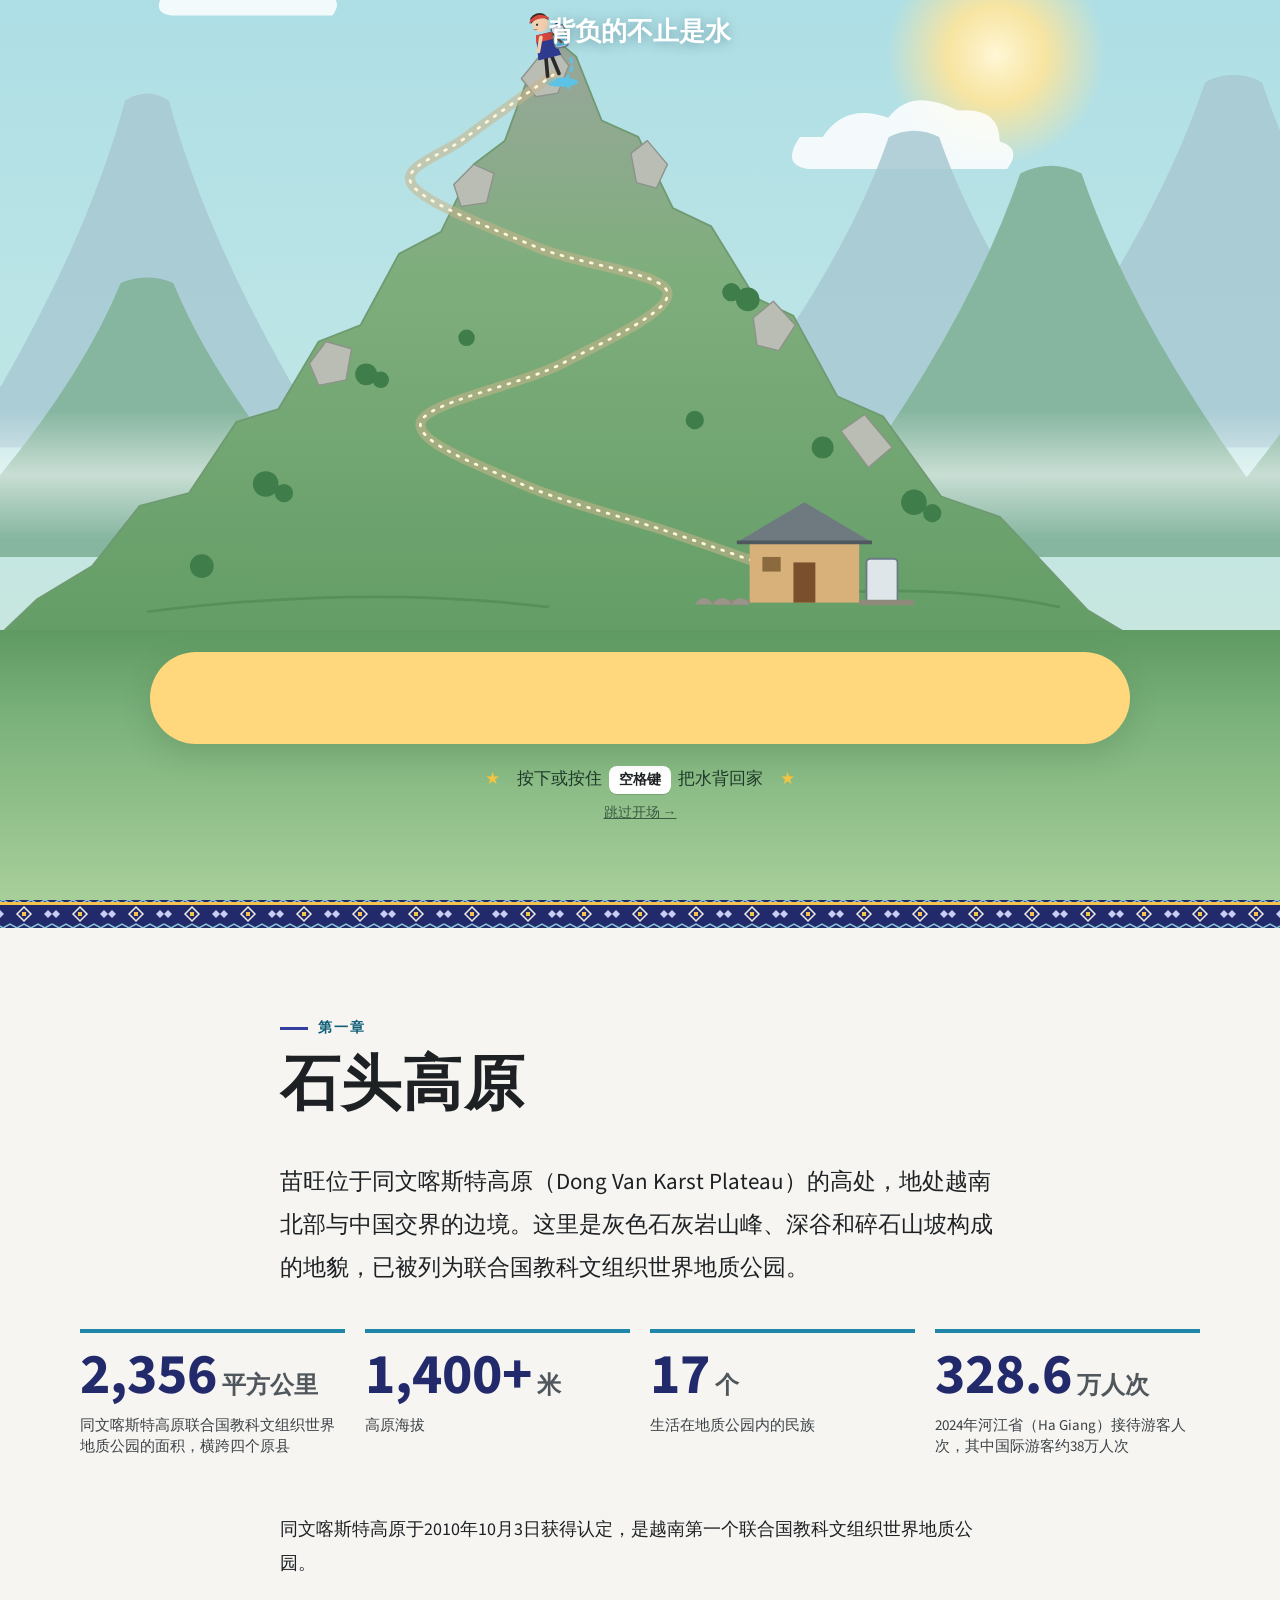
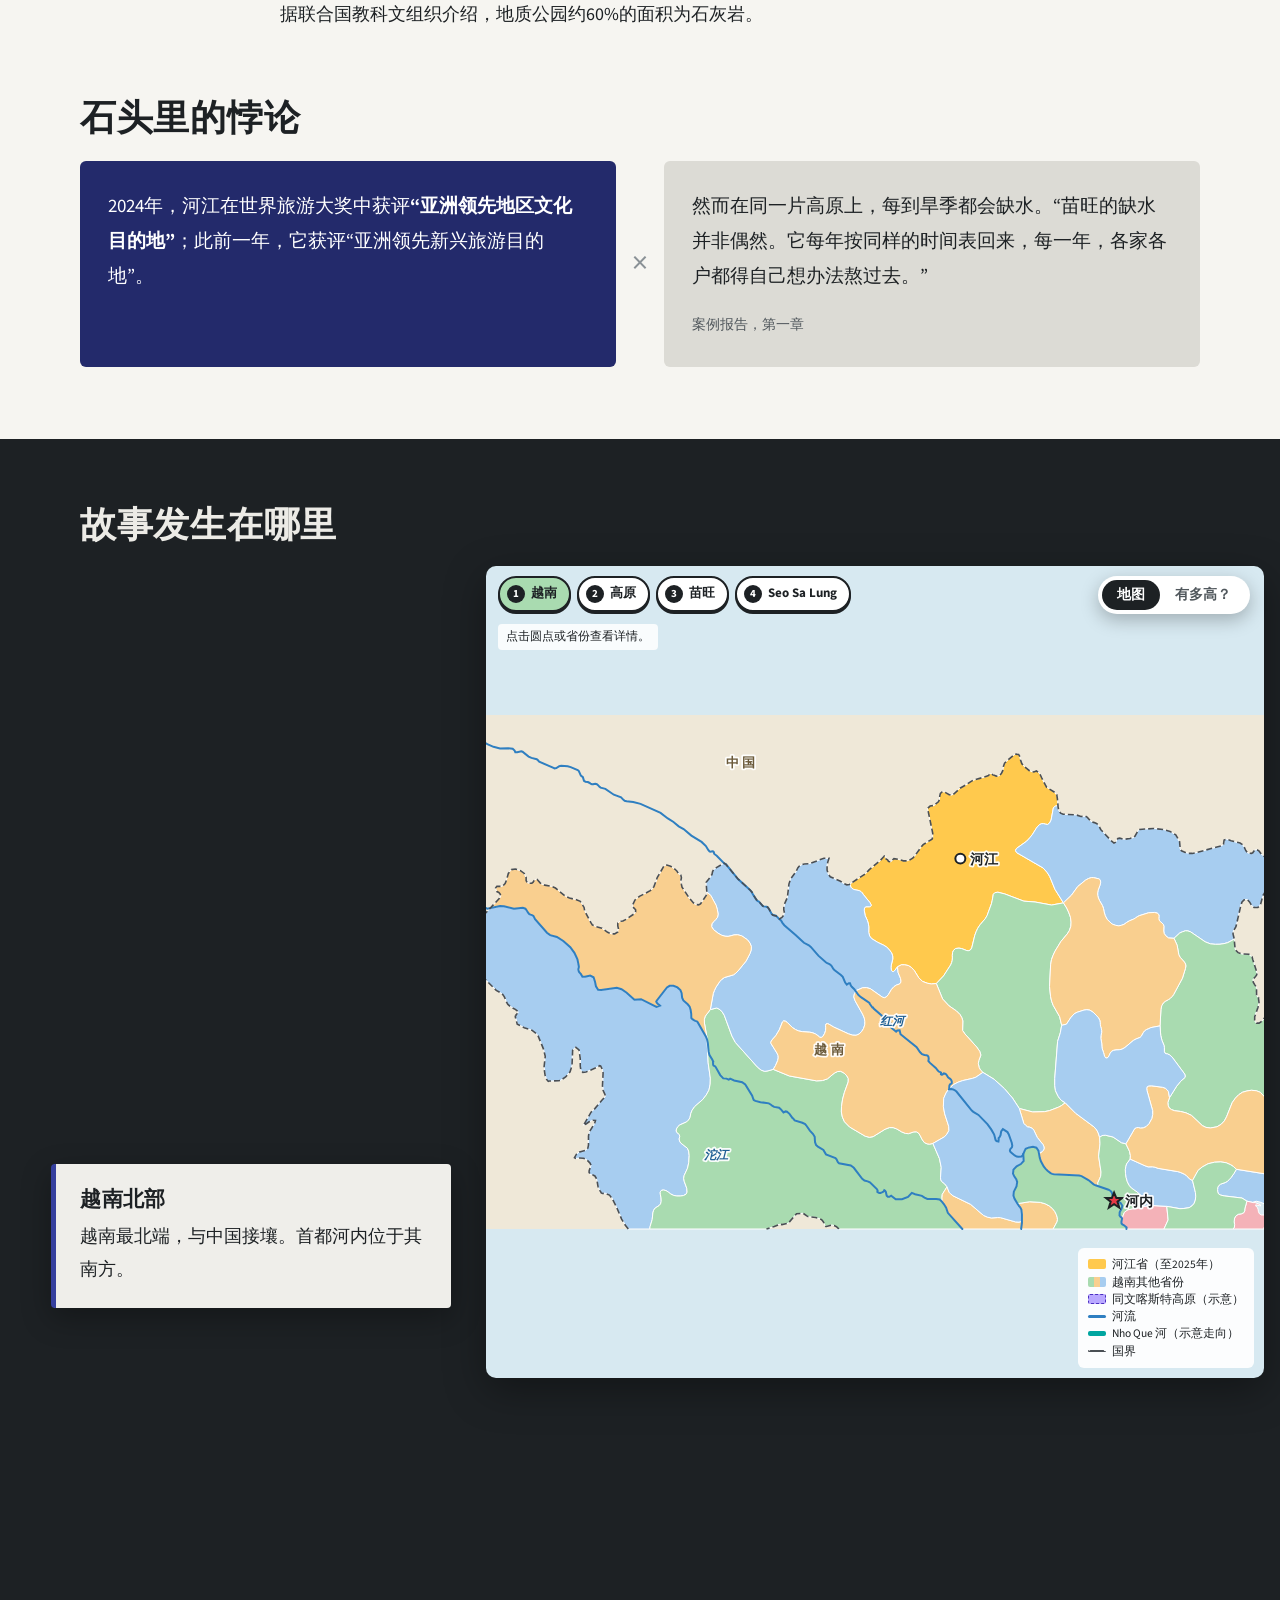
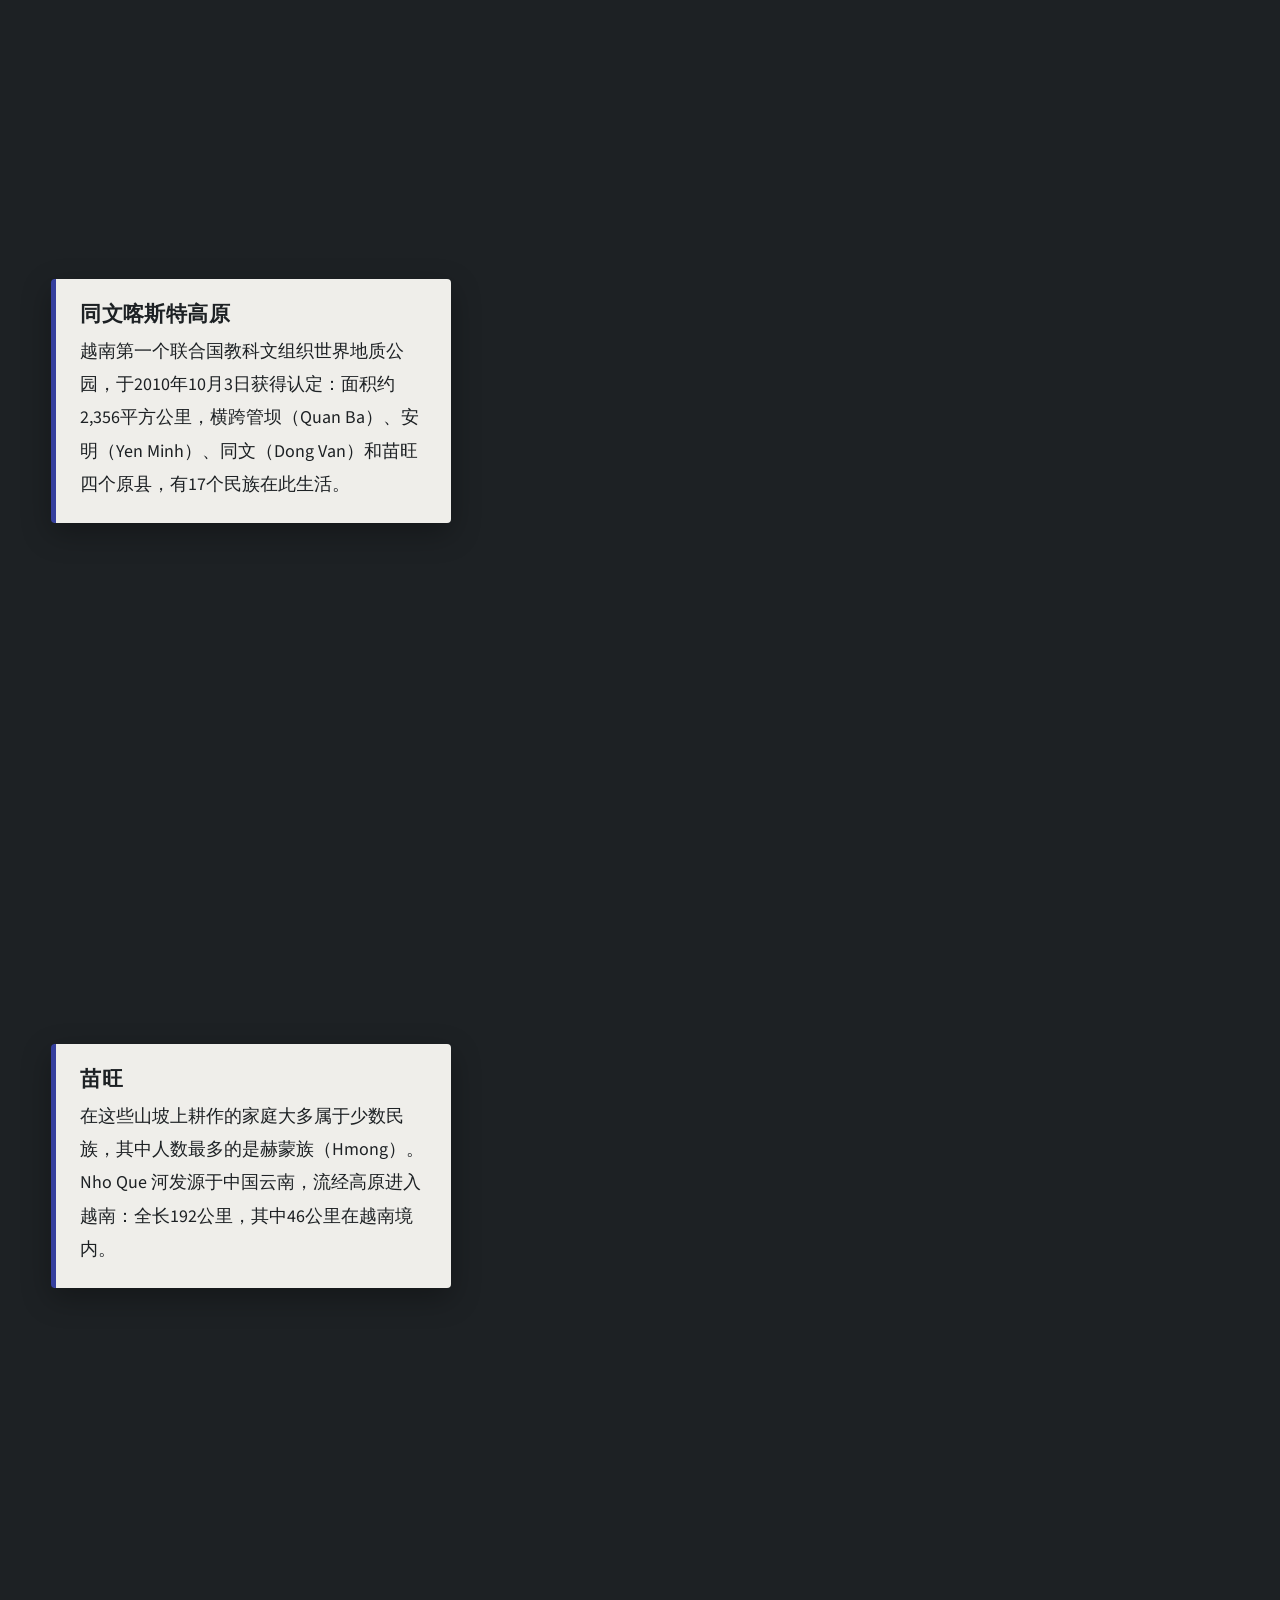
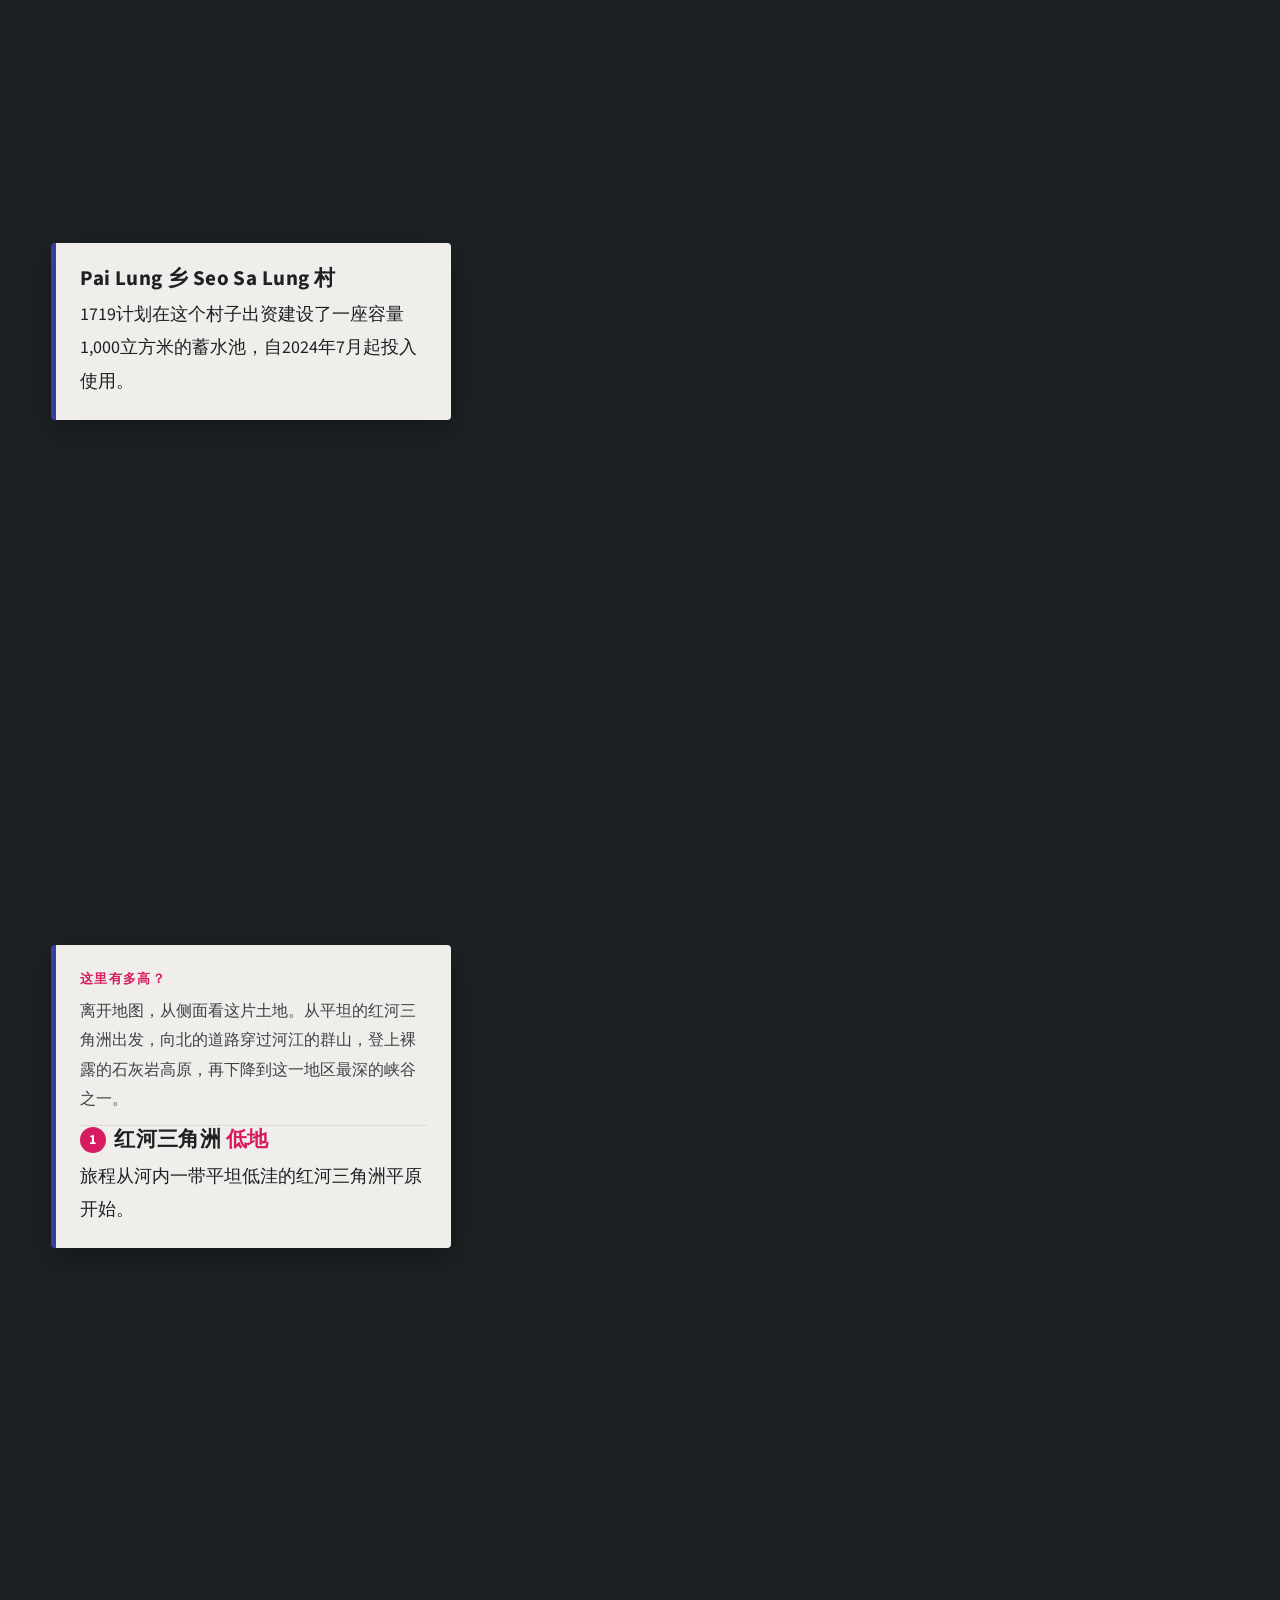
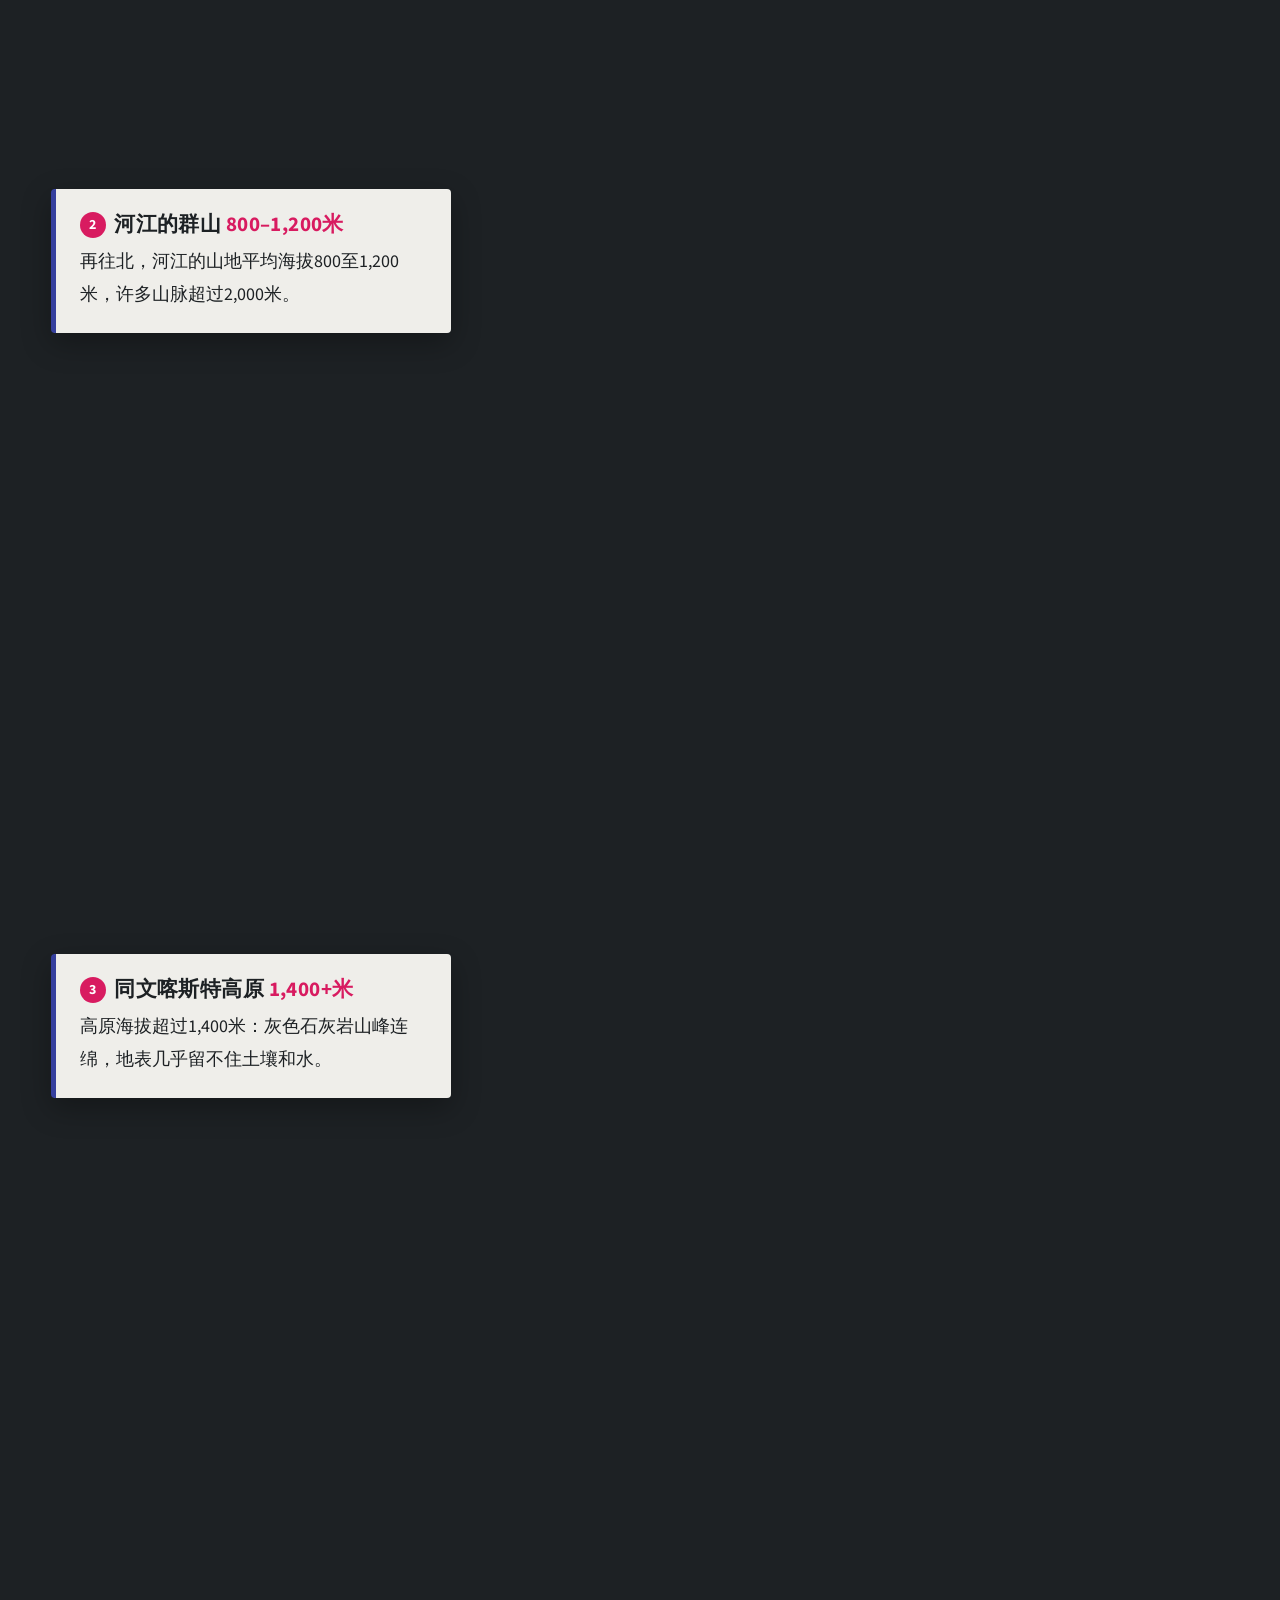
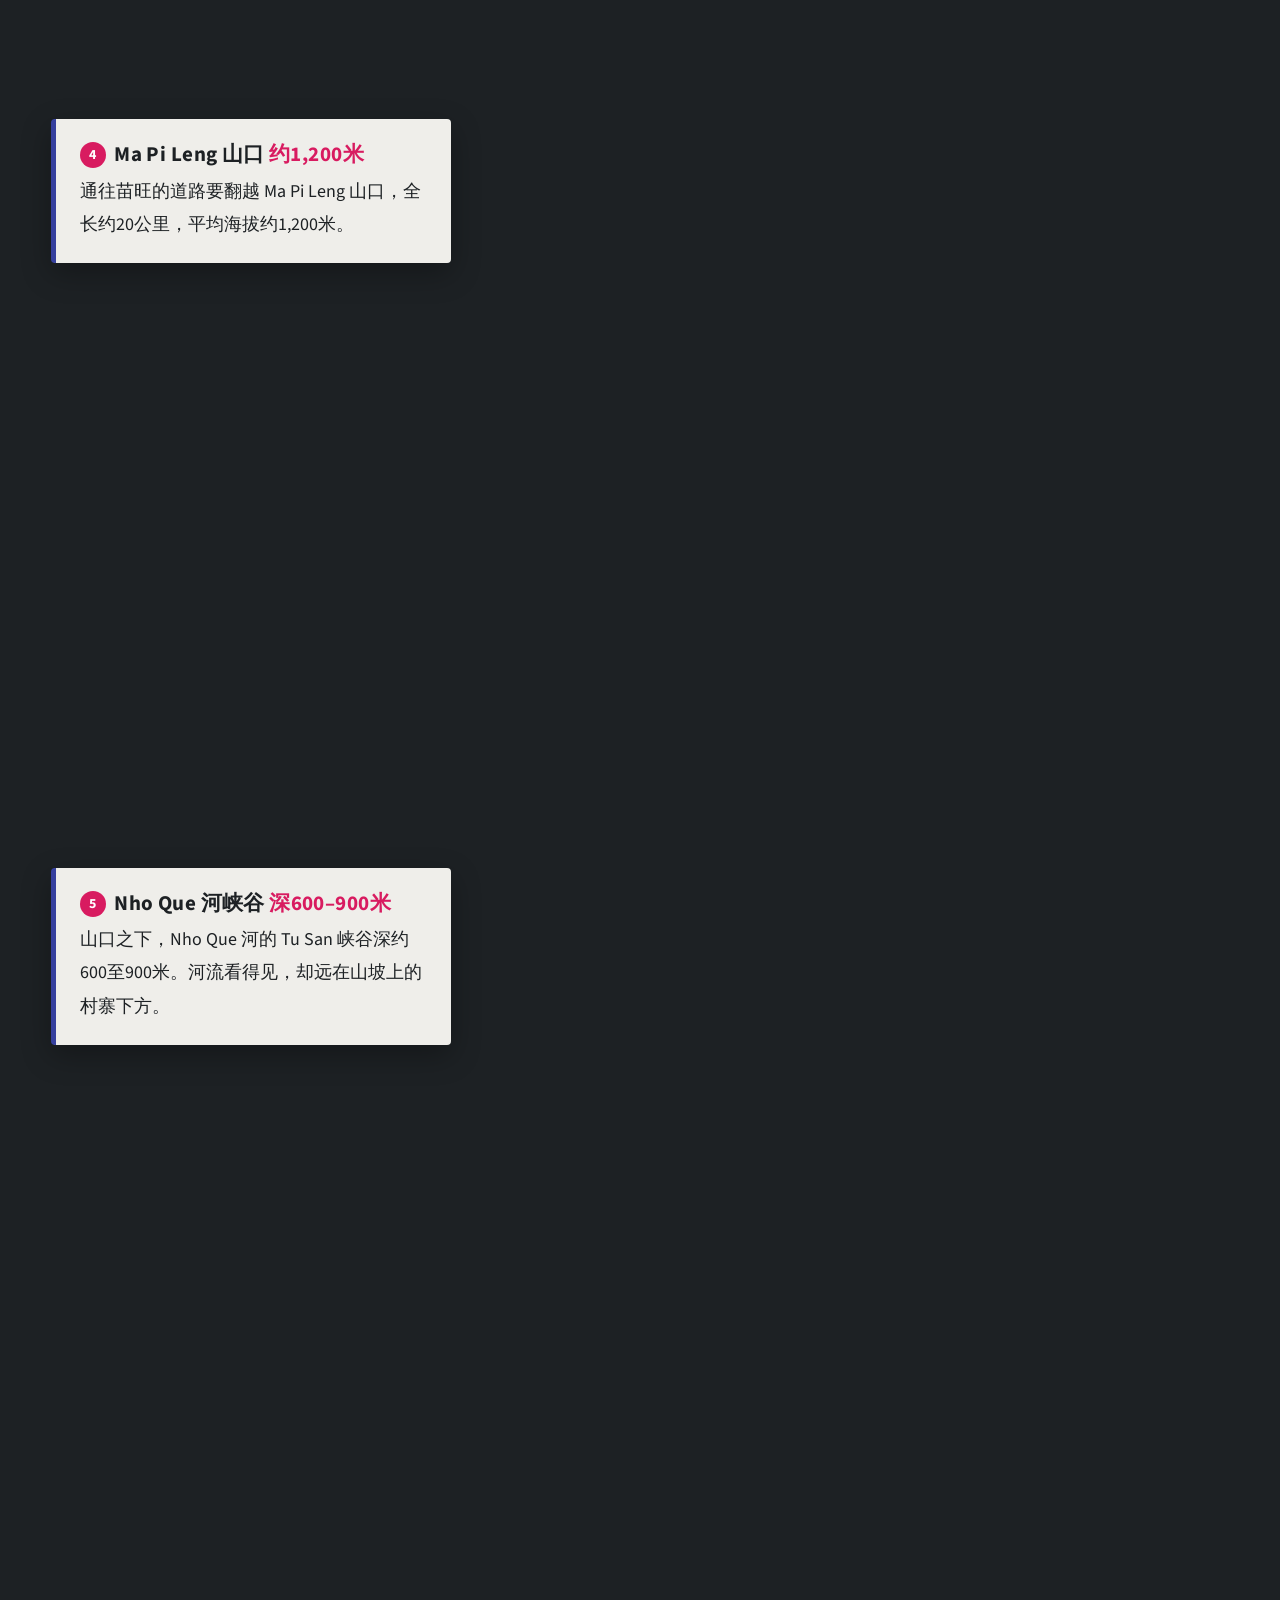
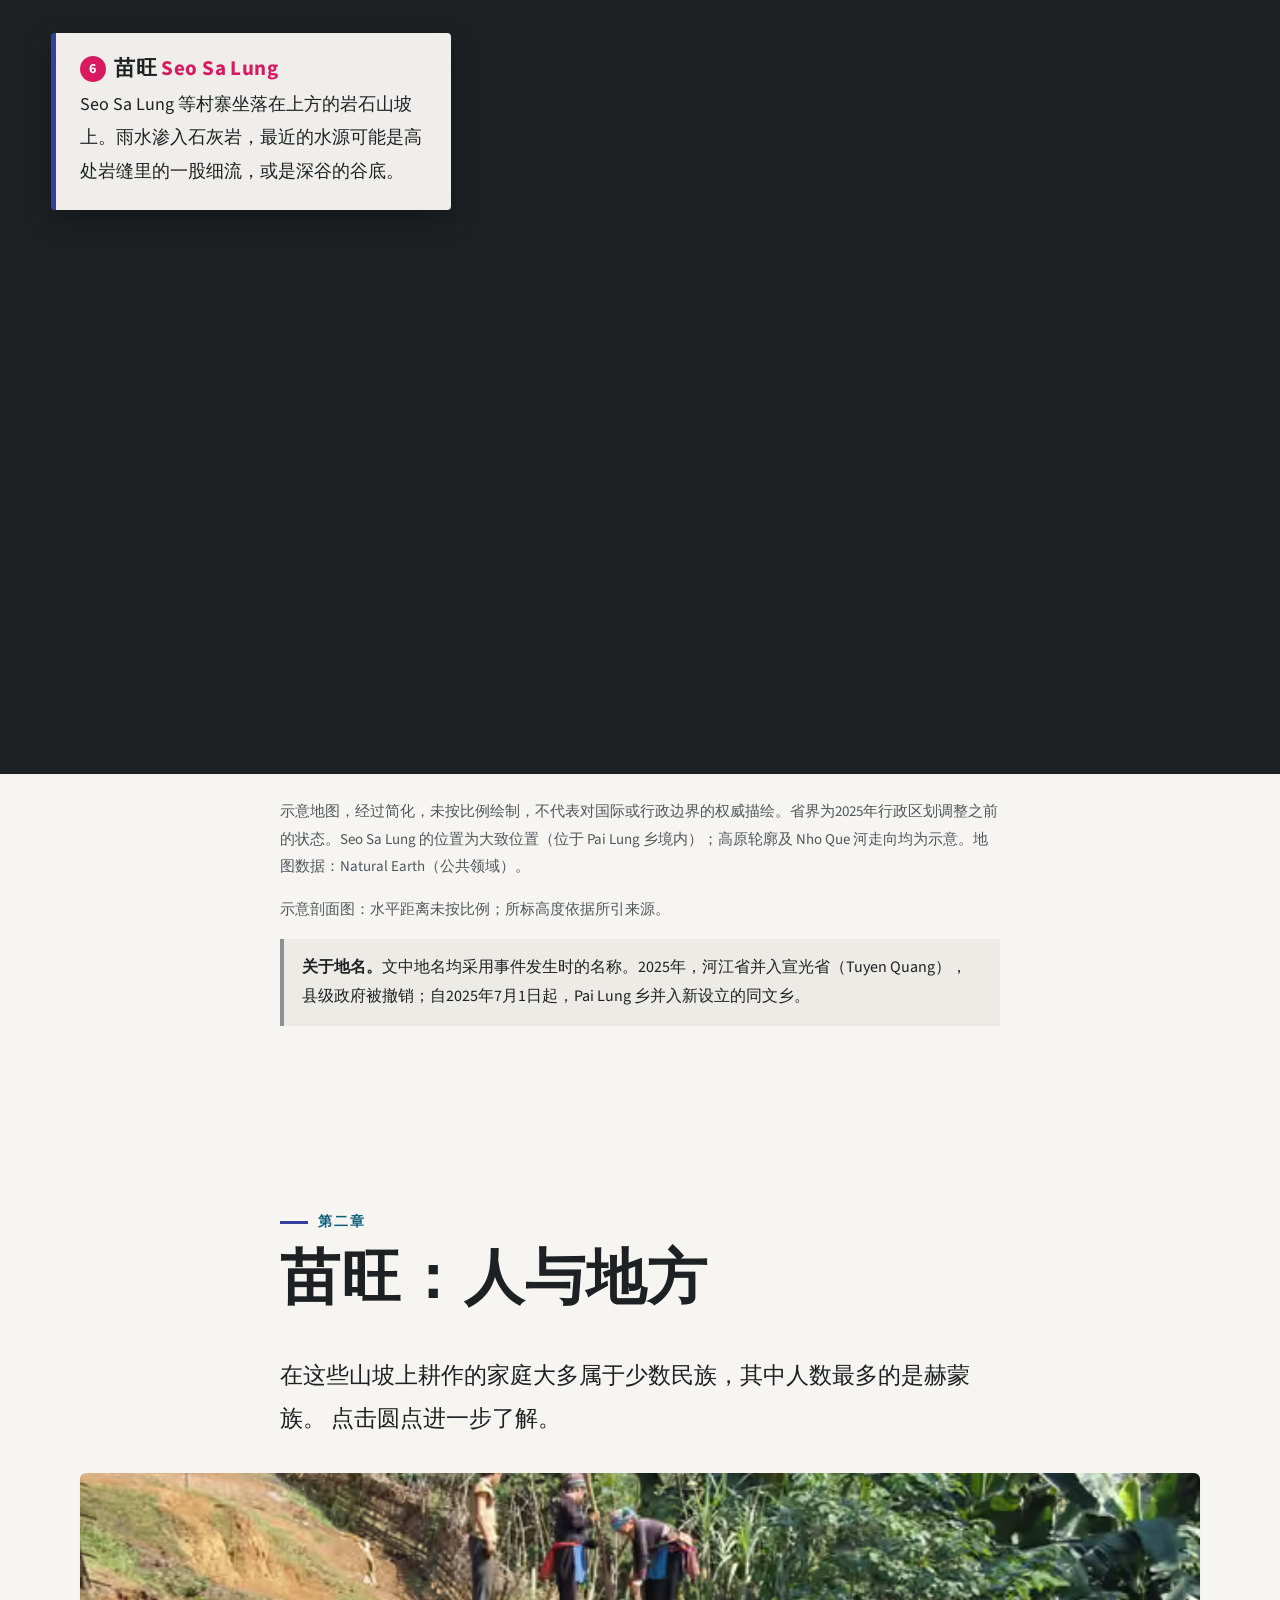
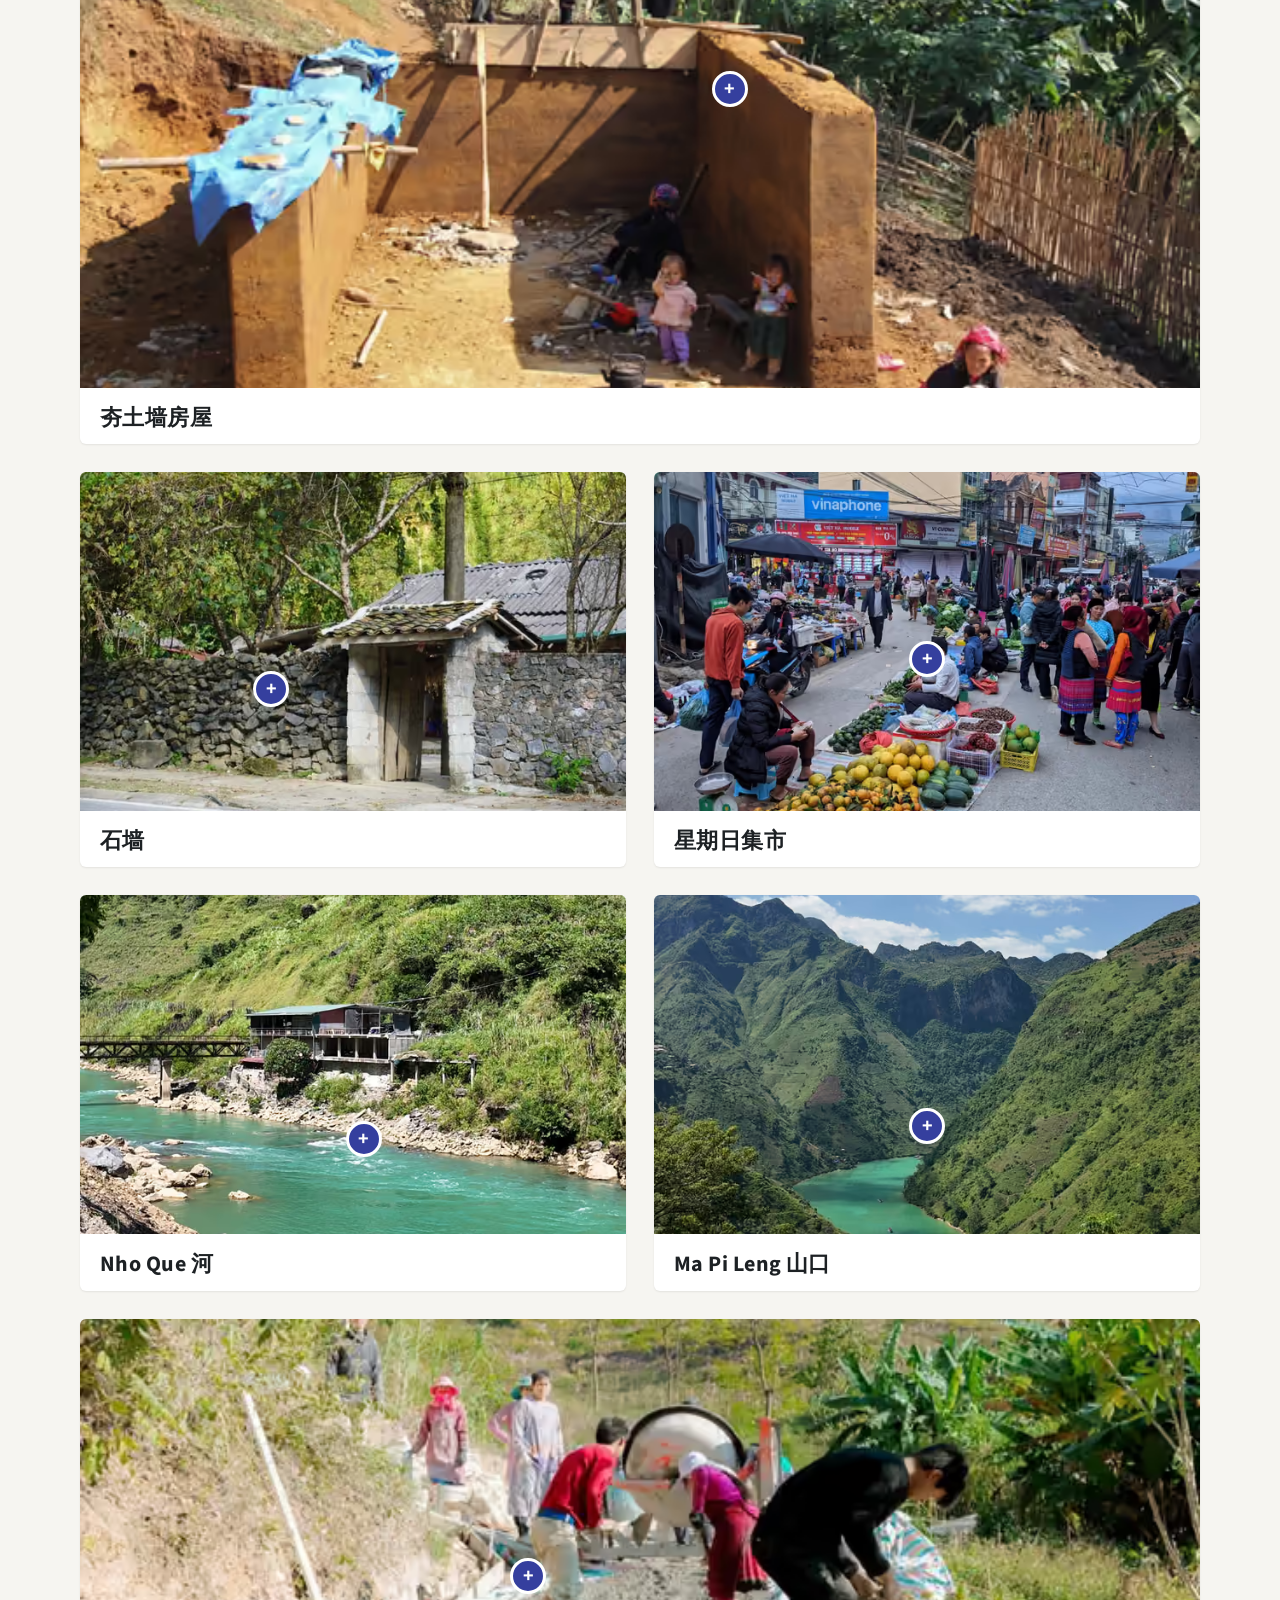
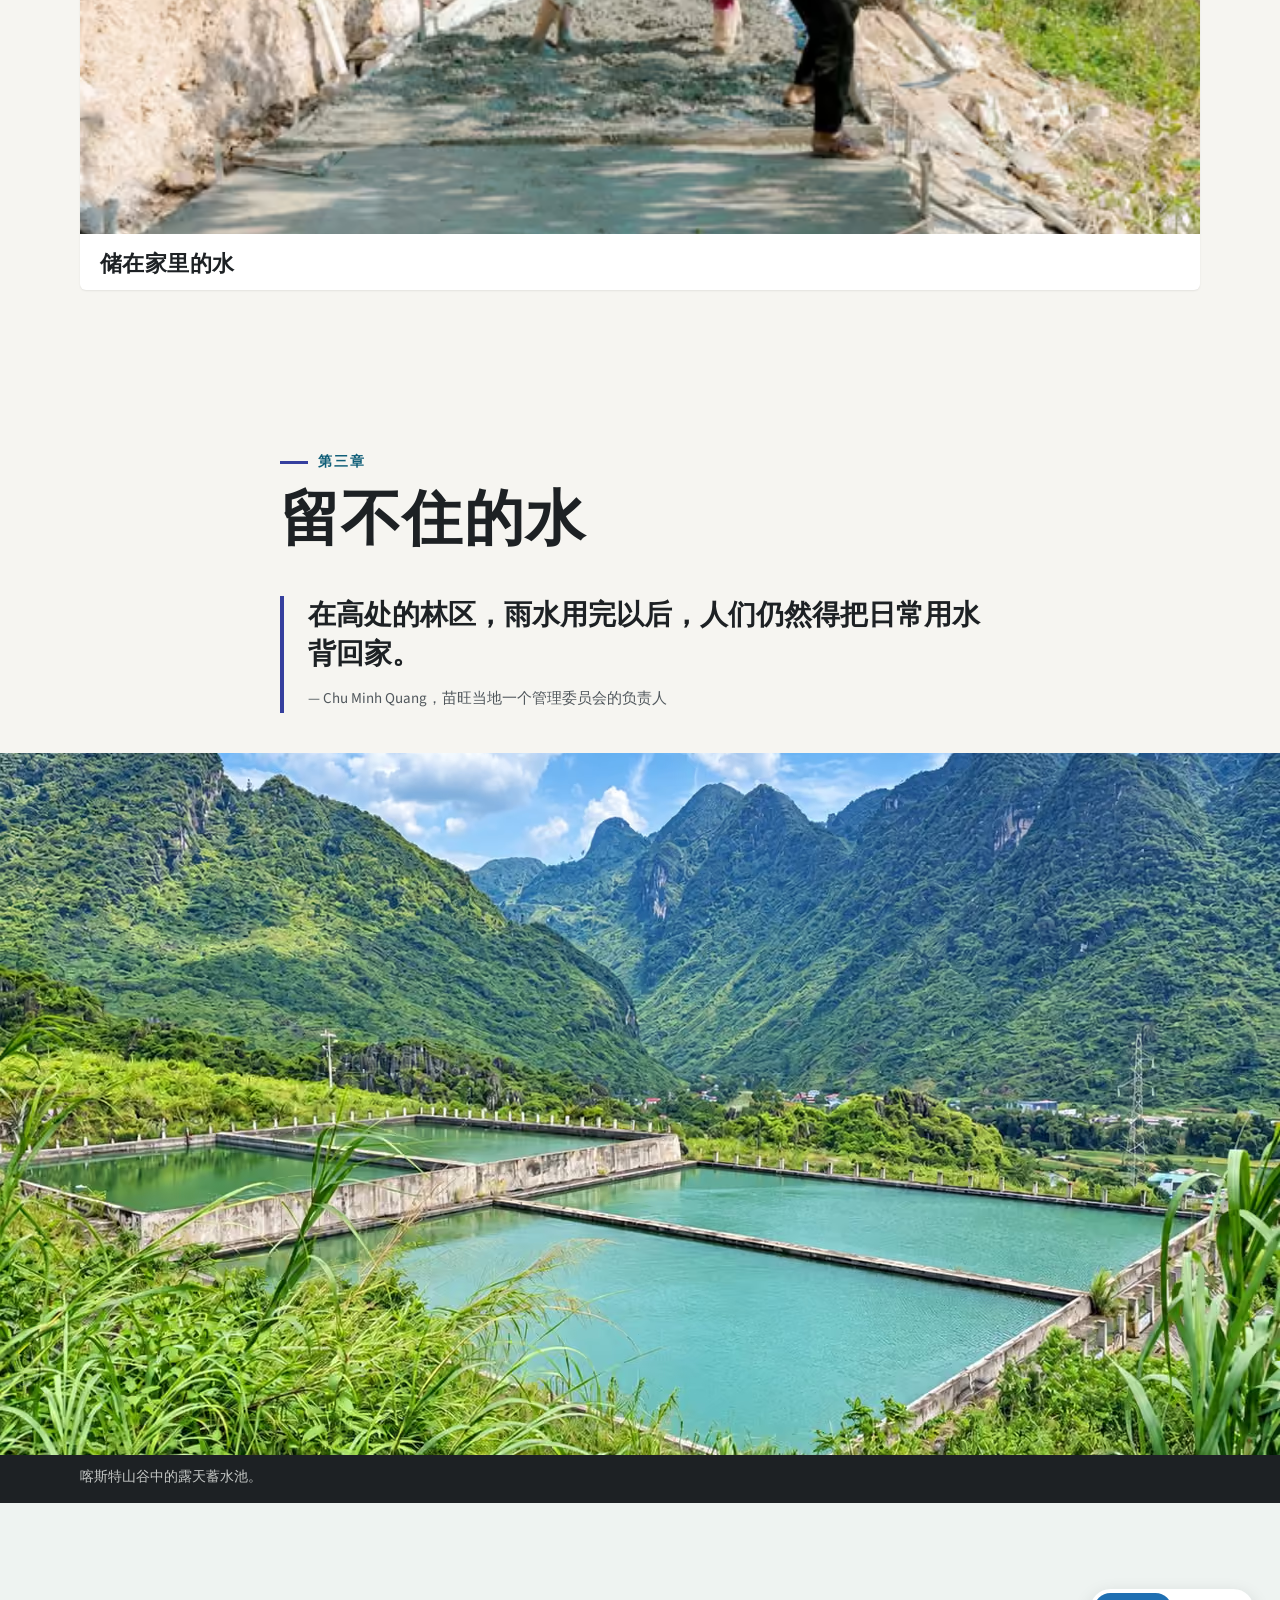
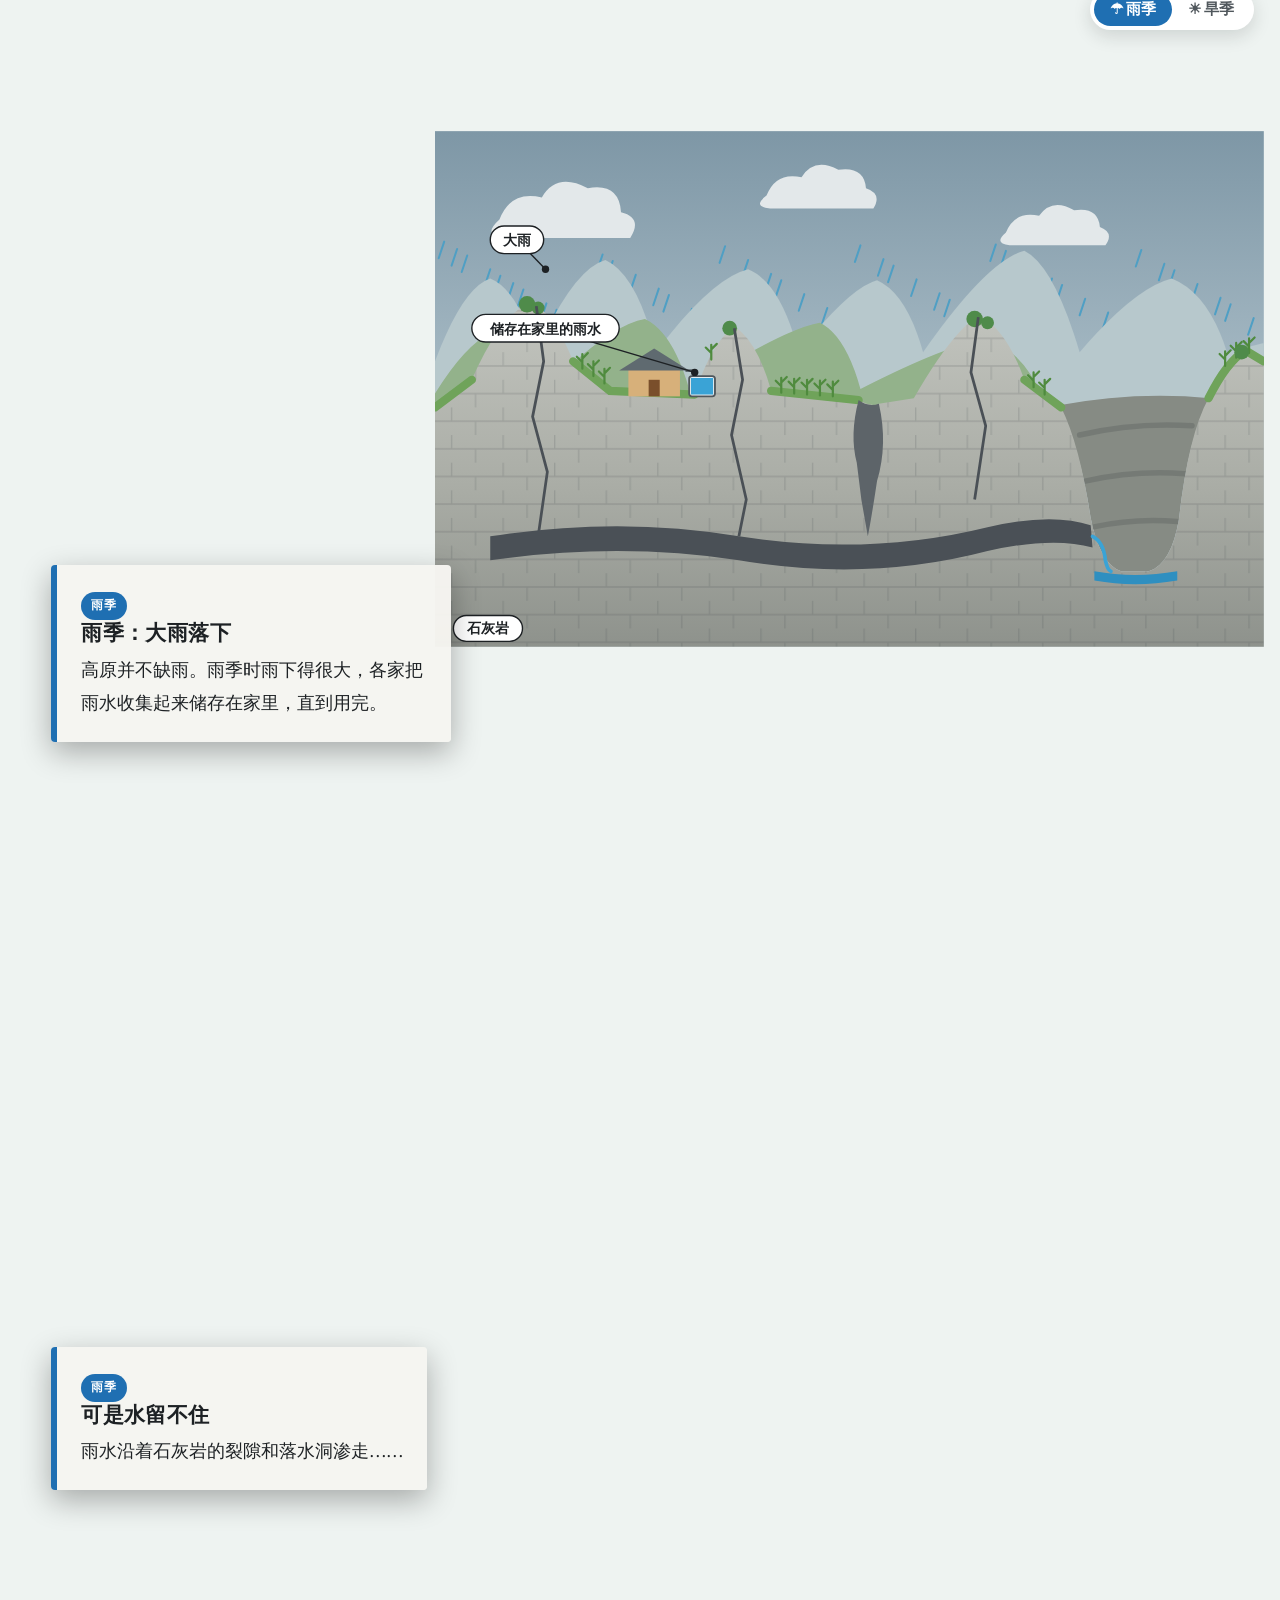
<file: zh/index.html>
<!DOCTYPE html><html lang="zh-Hans" class="no-js" data-lang="zh"> <head><meta charset="utf-8"><meta name="viewport" content="width=device-width, initial-scale=1"><meta http-equiv="X-UA-Compatible" content="IE=edge"><meta name="renderer" content="webkit"><meta name="format-detection" content="telephone=no"><title>MainSTREAMing Carrying More Than Water｜背负的不止是水</title><meta name="description" content="清华大学全球可持续发展目标案例大赛2026参赛视觉故事：越南同文喀斯特高原上的水、性别与“成功”的衡量标准。"><meta property="og:title" content="MainSTREAMing Carrying More Than Water｜背负的不止是水"><meta property="og:description" content="清华大学全球可持续发展目标案例大赛2026参赛视觉故事：越南同文喀斯特高原上的水、性别与“成功”的衡量标准。"><meta name="theme-color" content="#1d2124"><link rel="icon" href="../favicon.svg" type="image/svg+xml"><link rel="alternate" hreflang="en" href="../en/"><link rel="alternate" hreflang="zh-Hans" href="../zh/"><link rel="stylesheet" href="../css/site.css"><script>document.documentElement.className = document.documentElement.className.replace('no-js', 'js');</script></head> <body>  <div class="intro" id="intro" role="dialog" aria-label="开场"> <svg class="intro-scene" id="intro-scene" viewBox="900 100 700 720" preserveAspectRatio="xMidYMid meet" aria-hidden="true"> <defs> <linearGradient id="in-sky" x1="0" y1="0" x2="0" y2="1"> <stop offset="0" stop-color="#7cc8e3"></stop><stop offset=".55" stop-color="#bfe6e6"></stop><stop offset="1" stop-color="#f6e7b8"></stop> </linearGradient> <linearGradient id="in-main" x1="0" y1="0" x2="0" y2="1"> <stop offset="0" stop-color="#9aa69c"></stop><stop offset=".35" stop-color="#7fae7d"></stop><stop offset="1" stop-color="#5f9a62"></stop> </linearGradient> <linearGradient id="in-mist" x1="0" y1="0" x2="0" y2="1"><stop offset="0" stop-color="#ffffff" stop-opacity="0"></stop><stop offset=".5" stop-color="#ffffff" stop-opacity=".55"></stop><stop offset="1" stop-color="#ffffff" stop-opacity="0"></stop></linearGradient> <radialGradient id="in-sun"><stop offset="0" stop-color="#fff7d6"></stop><stop offset=".45" stop-color="#ffe59a" stop-opacity=".9"></stop><stop offset="1" stop-color="#ffe59a" stop-opacity="0"></stop></radialGradient> </defs> <rect x="-1200" y="-1200" width="4800" height="3300" fill="url(#in-sky)"></rect> <circle cx="1690" cy="210" r="120" fill="url(#in-sun)"></circle> <g class="in-clouds"> <path class="in-cloud c1" d="M300 200 q30-45 85-25 q30-40 90-10 q55-5 55 40 q30 10 10 35 h-260 q-35-5-10-40z"></path> <path class="in-cloud c2" d="M1500 300 q25-38 72-21 q25-34 76-8 q46-4 46 34 q25 8 8 30 h-218 q-30-4-9-35z"></path> <path class="in-cloud c3" d="M800 140 q20-30 58-17 q20-27 61-7 q37-3 37 27 q20 7 7 24 h-176 q-24-3-7-27z"></path> </g> <path d="M-560 640 Q-391 475 -331.2 340 Q-300 328 -268.8 340 Q-209 475 -40 640 Z M-140 640 Q3 442 53.6 280 Q80 265.59999999999997 106.4 280 Q157 442 300 640 Z M180 640 Q336 475 391.2 340 Q420 328 448.8 340 Q504 475 660 640 Z M560 640 Q690 431 736 260 Q760 244.8 784 260 Q830 431 960 640 Z M1370 640 Q1519.5 453 1572.4 300 Q1600 286.4 1627.6 300 Q1680.5 453 1830 640 Z M1690 640 Q1859 420 1918.8 240 Q1950 224 1981.2 240 Q2041 420 2210 640 Z M2080 640 Q2223 464 2273.6 320 Q2300 307.2 2326.4 320 Q2377 464 2520 640 Z M2440 640 Q2609 442 2668.8 280 Q2700 265.59999999999997 2731.2 280 Q2791 442 2960 640 Z" fill="#a9c9d3" opacity=".85"></path> <path d="M-420 760 Q-225 562 -156 400 Q-120 385.59999999999997 -84 400 Q-15 562 180 760 Z M70 760 Q239 529 298.8 340 Q330 323.2 361.2 340 Q421 529 590 760 Z M520 760 Q676 595 731.2 460 Q760 448 788.8 460 Q844 595 1000 760 Z M1470 760 Q1652 529 1716.4 340 Q1750 323.2 1783.6 340 Q1848 529 2030 760 Z M1890 760 Q2059 573 2118.8 420 Q2150 406.4 2181.2 420 Q2241 573 2410 760 Z M2300 760 Q2495 551 2564 380 Q2600 364.8 2636 380 Q2705 551 2900 760 Z" fill="#86b6a0"></path> <rect x="-1200" y="880" width="4800" height="1400" fill="#5f9a62"></rect> <!-- main mountain with the spring near its summit --> <rect x="-1200" y="600" width="4800" height="140" fill="url(#in-mist)"></rect> <path d="M520 920 L640 806 L700 770 L752 704 L806 690 L858 612 L904 598 L948 524 L994 506 L1036 428 L1082 404 L1118 330 L1152 304 L1182 222 L1206 192 L1230 212 L1258 282 L1298 300 L1336 378 L1378 398 L1426 476 L1468 496 L1516 584 L1566 606 L1630 694 L1694 716 L1790 818 L1960 920 Z" fill="url(#in-main)" stroke="#6f9a72" stroke-width="2" stroke-linejoin="round"></path> <g class="in-outcrops"> <path d="M1170 236 L1188 214 L1206 200 L1222 222 L1210 252 L1186 256 Z"></path> <path d="M1096 352 L1118 330 L1140 340 L1132 372 L1104 376 Z"></path> <path d="M1290 318 L1308 304 L1330 330 L1318 356 L1296 350 Z"></path> <path d="M938 548 L956 524 L984 532 L978 566 L948 572 Z"></path> <path d="M1424 498 L1446 480 L1470 506 L1452 534 L1428 528 Z"></path> <path d="M1520 622 L1546 604 L1576 640 L1550 662 Z"></path> </g> <g class="in-trees"> <circle cx="1000" cy="560" r="12"></circle><circle cx="1016" cy="566" r="9"></circle><circle cx="1400" cy="470" r="10"></circle><circle cx="1418" cy="478" r="13"></circle> <circle cx="890" cy="680" r="14"></circle><circle cx="910" cy="690" r="10"></circle><circle cx="1500" cy="640" r="12"></circle><circle cx="1600" cy="700" r="14"></circle> <circle cx="1620" cy="712" r="10"></circle><circle cx="820" cy="770" r="13"></circle><circle cx="1110" cy="520" r="9"></circle><circle cx="1360" cy="610" r="10"></circle> </g> <!-- terraces and stone walls --> <path d="M760 820 Q1000 790 1200 815 M820 860 Q1060 830 1290 852 M1500 800 Q1640 790 1760 815" class="in-terrace"></path> <!-- spring --> <path class="in-spring" d="M1224 214 q4 10 -2 18 q-5 7 0 14"></path> <ellipse cx="1214" cy="240" rx="18" ry="5" fill="#5cc3e6"></ellipse> <!-- trail --> <path d="M1205 232 C1189.2 243.3 1135.8 280.0 1110 300 C1084.2 320.0 1037.5 332.0 1050 352 C1062.5 372.0 1138.3 400.3 1185 420 C1231.7 439.7 1325.0 448.7 1330 470 C1335.0 491.3 1260.0 524.3 1215 548 C1170.0 571.7 1067.5 590.0 1060 612 C1052.5 634.0 1125.0 660.0 1170 680 C1215.0 700.0 1285.0 717.0 1330 732 C1375.0 747.0 1421.7 763.7 1440 770" class="in-trail-bed"></path> <path d="M1205 232 C1189.2 243.3 1135.8 280.0 1110 300 C1084.2 320.0 1037.5 332.0 1050 352 C1062.5 372.0 1138.3 400.3 1185 420 C1231.7 439.7 1325.0 448.7 1330 470 C1335.0 491.3 1260.0 524.3 1215 548 C1170.0 571.7 1067.5 590.0 1060 612 C1052.5 634.0 1125.0 660.0 1170 680 C1215.0 700.0 1285.0 717.0 1330 732 C1375.0 747.0 1421.7 763.7 1440 770" class="in-trail" id="intro-trail"></path> <path d="M1205 232 C1189.2 243.3 1135.8 280.0 1110 300 C1084.2 320.0 1037.5 332.0 1050 352 C1062.5 372.0 1138.3 400.3 1185 420 C1231.7 439.7 1325.0 448.7 1330 470 C1335.0 491.3 1260.0 524.3 1215 548 C1170.0 571.7 1067.5 590.0 1060 612 C1052.5 634.0 1125.0 660.0 1170 680 C1215.0 700.0 1285.0 717.0 1330 732 C1375.0 747.0 1421.7 763.7 1440 770" class="in-trail-done" id="intro-trail-done"></path> <!-- house: rammed-earth walls, tiled roof, rain tank --> <g transform="translate(1420 700)"> <rect x="0" y="40" width="120" height="70" fill="#d7b07a"></rect> <path d="M-14 44 L60 0 L134 44 Z" fill="#6f7a80"></path> <path d="M-14 44 L134 44" stroke="#4f585e" stroke-width="4"></path> <rect x="48" y="66" width="24" height="44" fill="#7a4f2b"></rect> <rect class="in-window" x="14" y="60" width="20" height="16" fill="#8a6a3e"></rect> <rect x="128" y="62" width="34" height="48" rx="4" fill="#dfe6ea" stroke="#6c7a86" stroke-width="2"></rect> <rect class="in-tank-water" x="131" y="106" width="28" height="0" fill="#3aa3d6"></rect> <path d="M-40 110 h40 M120 110 h60" stroke="#8f8a7a" stroke-width="6"></path> <path d="M-60 112 q10-14 20 0 q10-14 20 0 q10-14 20 0" fill="#9a958a"></path> </g> <!-- the walker --> <g id="intro-walker" class="in-walker"> <g class="in-flip"><g class="in-body"> <path class="w-leg wl1" d="M-4 -26 L-8 0"></path> <path class="w-leg wl2" d="M4 -26 L8 0"></path> <path d="M-12 -58 h22 l5 34 h-32 z" fill="#2f3b8f"></path> <path d="M-12 -58 h22 l2 10 h-26 z" fill="#d9483b"></path> <rect x="-30" y="-64" width="18" height="30" rx="4" fill="#eef2f4" stroke="#6c7a86" stroke-width="2"></rect> <rect x="-26" y="-68" width="7" height="5" rx="1" fill="#353f9e"></rect> <path class="w-water" d="M-28 -50 h14 v14 h-14 z" fill="#3aa3d6" opacity=".8"></path> <path d="M-12 -56 L-22 -40" stroke="#7b4a26" stroke-width="3"></path> <path class="w-arm" d="M4 -54 L12 -36"></path> <circle cx="0" cy="-72" r="11" fill="#f2cfae"></circle> <path d="M-12 -74 q2 -14 14 -13 q12 1 11 12 q-6 -5 -13 -5 q-7 0 -12 6z" fill="#3b2a24"></path> <path d="M-13 -78 q12 -12 26 -2 l2 4 q-14 -6 -28 0z" fill="#d9483b"></path> <circle cx="5" cy="-72" r="1.5" fill="#2a2a2a"></circle> <path d="M6 -66 q3 1 5 -1" stroke="#c4705a" stroke-width="1.4" fill="none"></path> </g></g> </g> </svg> <p class="intro-logo">背负的不止是水</p> <div class="intro-ui"> <div class="intro-bar" id="intro-bar"> <p class="intro-quote" lang="zh-Hans"> <span class="iq">缺</span><span class="iq">水</span><span class="iq">从</span><span class="iq">来</span><span class="iq">不</span><span class="iq">只</span><span class="iq">是</span><span class="iq hl">没</span><span class="iq hl">有</span><span class="iq hl">水</span><span class="iq">。</span><span class="iq">它</span><span class="iq">还</span><span class="iq">关</span><span class="iq">乎</span><span class="iq hl">谁</span><span class="iq hl">去</span><span class="iq hl">取</span><span class="iq hl">水</span><span class="iq">、</span><span class="iq">储</span><span class="iq">存</span><span class="iq">多</span><span class="iq">少</span><span class="iq">，</span><span class="iq">以</span><span class="iq">及</span><span class="iq">水</span><span class="iq">不</span><span class="iq">够</span><span class="iq">时</span><span class="iq hl">先</span><span class="iq hl">用</span><span class="iq hl">在</span><span class="iq hl">哪</span><span class="iq hl">里</span><span class="iq">。</span> </p> <span class="intro-src">— 改写自案例报告</span> </div> <p class="intro-hint" id="intro-hint"> <span class="hs">★</span> <span class="kb-only st-hold">按下或按住 <kbd>空格键</kbd> 把水背回家</span> <span class="kb-only st-ready">你已经准备好了：按下 <kbd>空格键</kbd> 进入</span> <span class="touch-only st-hold">点按或按住屏幕任意位置，把水背回家</span> <span class="touch-only st-ready">你已经准备好了：点按进入</span> <span class="hs">★</span> </p> <button type="button" class="intro-skip" id="intro-skip">跳过开场 →</button> </div> </div> <a class="skip" href="#main">跳到正文</a> <header class="site-header" id="top"> <a class="brand" href="#plateau">MainSTREAMing Carrying More Than Water</a> <nav class="progress-nav" aria-label="章节"> <ol> <li><a href="#plateau" data-nav="plateau"><span class="n">1</span><span class="l">高原</span></a></li><li><a href="#village" data-nav="village"><span class="n">2</span><span class="l">村庄</span></a></li><li><a href="#water" data-nav="water"><span class="n">3</span><span class="l">水</span></a></li><li><a href="#reservoir" data-nav="reservoir"><span class="n">4</span><span class="l">蓄水池</span></a></li><li><a href="#question" data-nav="question"><span class="n">5</span><span class="l">问题</span></a></li> </ol> </nav> <a class="lang-switch" id="lang-switch" href="../en/" hreflang="en" lang="en" aria-label="切换为英文"> <span class="full">English</span><span class="short">EN</span> </a> <div class="progress-bar" aria-hidden="true"><span id="progress-fill"></span></div> </header> <noscript><p class="noscript">本页的互动部分需要 JavaScript。没有它，所有文字和数据仍可正常阅读。</p></noscript> <main id="main">  <section id="plateau" class="chapter ch-plateau" data-anchor> <div class="hero"> <picture class="img-slot hero-img" data-slot="plateau/hero" data-alt="身着苗族服饰的妇女和女孩背着大型不锈钢水箱，沿石子山路向上攀行。" data-need="苗旺附近同文喀斯特高原的全景照片（团队拍摄，仅风景，宽度至少2400像素）。"> <source type="image/avif" srcset="../images/plateau/_gen/hero-640.avif 640w, ../images/plateau/_gen/hero-1280.avif 1280w, ../images/plateau/_gen/hero-1920.avif 1920w" sizes="100vw"> <source type="image/webp" srcset="../images/plateau/_gen/hero-640.webp 640w, ../images/plateau/_gen/hero-1280.webp 1280w, ../images/plateau/_gen/hero-1920.webp 1920w" sizes="100vw"> <img src="../images/plateau/_gen/hero-1280.jpg" alt="身着苗族服饰的妇女和女孩背着大型不锈钢水箱，沿石子山路向上攀行。" width="1280" height="606" loading="eager" decoding="async"> </picture> <div class="hero-shade" aria-hidden="true"></div> <div class="hero-text"> <p class="kicker">清华大学全球可持续发展目标案例大赛 2026 · SDG 6 × SDG 5</p> <h1>背负的不止是水</h1> <p class="subtitle">以性别回应型评估重新审视农村供水投资的成效 —— 越南苗旺（Meo Vac）案例研究</p> <p class="byline"><span class="by-label">作者</span> Nguyen Tra My · Tran Chuc Linh · Trinh Ho Ha An <span class="by-aff">– 越南外贸大学（Foreign Trade University）</span></p> <p class="hook">在一片雨水会直接渗入岩石的高原上，一座蓄水池把水引到了村子中央。它被记为一项成功。这是一个关于它改变了什么、以及统计数字遗漏了什么的故事。</p> <a class="scroll-cue" href="#plateau-intro">向下滚动开始阅读 <span aria-hidden="true">↓</span></a> </div> </div> <div class="motif" aria-hidden="true"></div> <div class="wrap narrow" id="plateau-intro" data-anchor> <p class="chapter-no">第一章</p> <h2>石头高原</h2> <p class="lead reveal">苗旺位于同文喀斯特高原（Dong Van Karst Plateau）的高处，地处越南北部与中国交界的边境。这里是灰色石灰岩山峰、深谷和碎石山坡构成的地貌，已被列为联合国教科文组织世界地质公园。</p> </div> <div class="wrap stats" data-anchor id="plateau-stats"> <div class="stat reveal"> <p class="stat-value"><span data-count="2356" data-decimals="0">2,356</span><span class="unit"> 平方公里</span></p> <p class="stat-label">同文喀斯特高原联合国教科文组织世界地质公园的面积，横跨四个原县</p> </div><div class="stat reveal"> <p class="stat-value"><span data-count="1400" data-decimals="0">1,400+</span><span class="unit"> 米</span></p> <p class="stat-label">高原海拔</p> </div><div class="stat reveal"> <p class="stat-value"><span data-count="17" data-decimals="0">17</span><span class="unit"> 个</span></p> <p class="stat-label">生活在地质公园内的民族</p> </div><div class="stat reveal"> <p class="stat-value"><span data-count="328.6" data-decimals="1">328.6</span><span class="unit"> 万人次</span></p> <p class="stat-label">2024年河江省（Ha Giang）接待游客人次，其中国际游客约38万人次</p> </div> </div> <div class="wrap narrow"> <p class="reveal">同文喀斯特高原于2010年10月3日获得认定，是越南第一个联合国教科文组织世界地质公园。</p> <p class="reveal">据联合国教科文组织介绍，地质公园约60%的面积为石灰岩。</p> </div> <div class="wrap paradox" data-anchor id="plateau-paradox"> <h3 class="reveal">石头里的悖论</h3> <div class="paradox-grid"> <div class="paradox-card bright reveal"><p>2024年，河江在世界旅游大奖中获评<strong>“亚洲领先地区文化目的地”</strong>；此前一年，它获评“亚洲领先新兴旅游目的地”。</p></div> <div class="paradox-vs" aria-hidden="true">×</div> <div class="paradox-card dry reveal"><p>然而在同一片高原上，每到旱季都会缺水。“苗旺的缺水并非偶然。它每年按同样的时间表回来，每一年，各家各户都得自己想办法熬过去。”</p><p class="attrib">案例报告，第一章</p></div> </div> </div> <div class="scrolly map-scrolly dark" data-scrolly="map" id="plateau-map" data-anchor data-map-steps="4"> <h3 class="wrap scrolly-heading">故事发生在哪里</h3> <div class="scrolly-figure place-figure" data-step="0"> <div class="place-switch" role="group" aria-label="在地图和高度剖面之间切换"> <button type="button" class="ps-btn ps-map" data-place-go="0">地图</button> <button type="button" class="ps-btn ps-alt" data-place-go="4">有多高？</button> </div> <div class="map-card"> <svg class="map-svg" viewBox="0 0 1000 651" data-steps="[[0,0,1000,651],[511.4,0,295,198],[625,24.8,159,111],[663.6,52,77,59]]" role="img" aria-label="越南北部地图，逐步放大至苗旺和 Seo Sa Lung" preserveAspectRatio="xMidYMid meet"> <defs> <clipPath id="hg-clip"><path d="M735.3,111.6L732.2,112.2L731.2,112.8L730.3,113.5L729.6,114.6L726.7,130.1L724.7,134L722.3,135.8L719.6,135.4L717,134.7L714.4,134.8L712,135.9L709.8,137.9L707.7,140.6L702.9,148.3L699.4,152.8L695.2,157.3L682.2,166.6L680.9,169.2L682.4,172L716.3,191.6L721.5,197.3L724.9,202.6L731.7,219.2L742.6,236.6L727.4,239.4L706.1,235.5L691.7,234.4L667.1,225.1L658.3,222.9L654.4,223.5L652.4,225.6L651,233.5L650,237.7L644.4,253L642,257L635.4,264.7L632.4,269.2L630.3,273.7L628.6,278.3L624.7,294.4L622.9,297.2L620.9,298.1L618.4,298L611.8,295.4L608.2,294.8L603.9,295.3L601.3,297.5L600,300.5L599.7,304L599.8,307.4L599.6,310.5L598.8,313.4L597.6,316.3L588.4,330.6L579.1,340.3L572.7,340.9L567.4,339.9L561.4,337.6L556.5,332.9L550.8,323.6L547.3,319.8L543.1,317.2L538.2,316.2L534.3,316.2L529.2,318.8L525.4,323.9L523.8,325L522.4,324.7L521.3,323.2L520.9,319.9L521.2,316.6L523.1,308.9L523,304.8L521.5,300.7L518.1,296.2L514.9,293.2L511.4,291L503.8,287.4L496,282.6L493.4,279.3L492.2,274.7L492.3,267.5L491.8,263.9L490.5,259.3L487.6,252.9L486.4,246.1L486.8,242.9L488.6,241.6L492.9,241.6L494.4,241.4L495.3,240.5L495.2,238.9L493.8,236.3L485.4,226L484,223.9L482.3,222.1L479.9,220.8L473,219.4L470.5,217.8L469.2,216.4L468.5,213.3L468.6,211.9L488.4,198.9L492.9,194.1L507.6,181.9L511.6,177.3L512.2,176.5L514.2,176.9L514.2,178.1L513.9,179.4L514.7,180.5L516,181.4L516.9,182.4L518,183.2L520.1,183.7L521.4,183.2L523.7,180.4L525,179.7L529.3,180.3L537,182.7L541.6,182.4L545.6,180.9L548.9,178.7L551.9,175.8L559.7,164.5L562.3,161.7L573.5,154.8L574.5,152.3L574.3,147.4L567.7,114.9L570.8,112.3L576.3,111.4L582.1,106.5L583.1,103.1L583.4,99.2L584.1,95.7L586.6,93.7L589.7,94L595.7,97.6L598.9,98L601.2,96.6L609.4,89L617.2,85L624.2,80L627.5,78.6L646,73.4L646.8,72.6L647.2,71.6L647.8,70.6L649,70.1L649.6,70.4L651.3,71.7L652,72L653.8,72.4L655.1,73.2L656.7,73.7L659.3,73.3L663.1,70.5L664.5,66.4L665.4,61.8L667.3,57L669.4,54.5L677.3,47.4L680.4,45.5L684.6,45.6L686.4,48.5L687.4,52.8L689.1,57.5L691.8,60.9L695.4,64L699,66.5L702.2,68L704.3,68.1L706.1,67.5L707.8,67.2L710.4,68.6L711.6,69.9L714.5,75.5L719.2,85.2L721.3,88L731.2,94.6L733.7,97.7L735.2,102.4Z"></path></clipPath> </defs> <rect x="-50" y="-50" width="1100" height="751" class="m-bg"></rect> <path d="M1005,380.2L1004.8,380.2L997.5,388.9L994.2,391.3L990.9,391.3L989.3,389.7L988.5,387.6L988.5,385.1L988.5,383.1L992.6,371.5L994.2,365.7L993.4,359.5L993.4,358.2L990.9,356.2L990.9,354.5L990.9,352.4L990.9,348.7L990.9,347L990.1,344.1L988.5,341.7L986.8,338.8L986,335.4L989.3,331.7L990.9,329.6L991.7,327.1L986,309.3L985.2,306L981.1,302.7L972.1,302.3L967.2,300.6L963.9,297.3L963.1,293.5L962.3,284.4L962.3,283.2L960.7,276.9L960.7,274.5L961.5,272L963.9,268.2L964.7,266.2L970.5,240.8L972.1,235.8L974.6,232.9L978.7,232.1L981.9,235.4L984.4,239.6L987.7,242.5L992.6,242.5L995.8,239.6L999.1,227.1L1001.6,223.3L1005,217.1L1005,380.2ZM1005,181.8L1003.2,178.8L996.7,173.4L994.2,170.1L992.6,168.8L990.1,168L988.5,168.8L986,172.2L984.4,173L979.5,172.6L977,169.2L975.4,165.5L972.9,161.7L969.7,159.7L958.2,156.7L954.9,155.5L951.7,154.7L949.2,155.9L948.4,161.3L945.1,163.4L912.4,172.2L908.3,173L903.4,173L899.3,171.7L894.4,169.7L892.7,166.7L891.9,157.6L887,149.2L879.7,144.7L870.7,142.2L858.4,140.9L840.4,142.2L838.7,143.4L834.6,150.9L832.2,152.6L828.1,153.8L821.6,154.7L819.1,154.7L815,153.4L812.6,153.8L811.7,155.1L810.9,157.2L809.3,158.8L807.6,159.7L803.6,156.3L790.5,142.2L788,137.2L785.6,134.7L782.3,133.4L779.8,132.6L777.4,131.3L773.3,126.7L770.8,125.1L765.1,125.5L758.6,123.4L742.2,122.6L738.9,121.3L736.5,117.6L735.6,113L735.6,111.7L734.8,102.5L734,97.5L732.4,95.9L731.6,94.6L720.9,87.9L719.3,85L714.4,75.4L711.9,70L710.3,68.7L707.8,67L706.2,67.5L704.6,68.3L702.1,67.9L698.8,66.6L695.6,64.1L691.5,60.8L689,57.4L687.4,52.8L686.6,48.7L684.9,45.7L680,45.3L677.6,47.4L669.4,54.5L666.9,57L665.3,61.6L664.5,66.6L662.8,70.4L659.6,73.3L657.1,73.7L655.5,73.3L653.8,72.5L652.2,72.1L651.4,71.6L649.7,70.4L648.9,70L648.1,70.8L647.3,71.6L646.5,72.5L645.6,73.3L627.6,78.7L624.4,80L617,85L609.6,89.2L601.5,96.7L599,97.9L595.7,97.5L590,94.2L586.7,93.8L584.3,95.9L583.5,99.2L583.5,103L581.8,106.7L576.1,111.3L571.2,112.1L567.9,115.1L574.5,147.2L574.5,152.2L573.6,154.7L562.2,161.7L559.7,164.7L551.6,175.9L549.1,178.8L545.8,180.9L541.7,182.6L536.8,182.6L529.5,180.5L524.6,179.7L523.7,180.5L521.3,183L520.5,183.8L518,183.4L517.2,182.6L516.4,181.3L514.7,180.5L513.9,179.2L513.9,178L513.9,176.7L512.3,176.3L511.5,177.2L507.4,181.7L492.6,194.2L488.6,198.8L468.9,211.7L467.3,212.9L464,213.4L459.9,211.7L455.8,208.8L442.7,203L440.3,199.6L438.6,194.6L438.6,189.6L439.5,184.2L441.1,179.2L434.6,179.2L415.7,186.3L409.2,186.7L405.9,187.6L402.6,189.6L401,191.7L398.6,196.7L396.9,198.8L392,205.5L389.6,212.1L387.9,227.1L387.1,230.8L383.8,238.3L383,242.1L383,245.8L383.8,249.5L383,252.4L380.6,255.4L377.3,257.4L374.8,255.4L373.2,253.3L369.1,252.4L367.5,251.2L364.2,245L362.6,242.5L360.9,241.6L357.6,241.2L356,240.8L351.1,235L349.5,234.2L347.8,232.5L342.9,225L342.1,222.9L339.6,220L324.1,205.9L308.6,187.2L306.1,185.5L296.3,191.3L293,193.4L291.4,196.3L290.6,200.1L288.1,203.8L283.2,210L283.2,212.1L284,222.5L284,224.6L283.2,227.1L275.8,237.9L273.4,239.1L269.3,238.7L266.8,236.7L261.1,230L252.1,216.3L251.3,212.9L250.5,208.4L251.3,204.2L250.5,200.9L247.2,198.8L245.6,195.9L243.1,193.4L240.6,191.3L237.4,189.6L232.5,188L229.2,188.4L220.2,204.2L216.1,215.4L214.5,217.9L211.2,220.9L197.3,228.3L191.6,232.9L188.3,240L189.1,242.1L192.4,245.4L192.4,248.3L191.6,249.9L180.1,257.8L176,259.9L172.7,260.3L169.5,262.8L169.5,266.2L170.3,269.9L169.5,274L165.4,276.5L161.3,276.5L156.4,274.5L149,269.1L140.8,267L136.7,264.9L135.1,262.4L126.9,247L126.1,242.5L123.6,238.3L121.2,234.6L116.3,232.5L107.3,230.4L102.4,228.3L89.3,217.5L84.4,215.4L75.4,213.8L71.3,212.1L69.6,210.9L66.4,207.1L65.6,206.3L63.1,206.7L61.5,208.4L60.6,210L59,211.3L53.3,211.3L51.6,208L51.6,203.8L49.2,198.8L44.3,195.1L37.7,193L32.8,193.8L28.7,198.8L26.3,207.5L24.6,211.7L21.4,215L18.9,215.4L16.5,215.4L14,215.4L12.4,217.5L13.2,220.4L14,222.1L16.5,223.3L18.1,225L18.9,227.1L18.9,227.5L17.3,230.8L-5,254.5L-5,-5L1005,-5Z" class="m-land m-cn"></path> <path d="M-5,332L-3.2,332.9L13.2,349.1L20.6,353.3L22.2,355.3L23.8,357.8L26.3,364L27.9,366.9L32,370.6L37.7,373.5L41.8,376.9L39.4,379.8L38.6,380.6L38.6,381.4L37.7,382.2L37.7,383.1L40.2,392.6L49.2,397.1L59,400.4L66.4,406.2L73.7,424L76.2,433.9L74.6,448.4L75.4,454.2L76.2,459.6L77.8,463.3L79.5,465.7L80.3,466.2L81.1,465.7L93.4,465.3L95.8,464.9L102.4,460.4L108.1,453.8L110.6,445.9L111.4,426.1L115.5,422.4L119.6,425.7L121.2,436.8L121.2,446.7L122,451.7L124.5,454.6L128.6,454.2L144.9,447.2L145.7,445.9L147.4,446.3L149,449.6L149.8,452.5L150.6,455L149.8,471.9L150.6,477.7L153.1,483.1L153.1,483.9L153.1,484.7L153.1,485.1L153.1,486L149,490.5L140,501.2L135.1,505.8L125.3,522.7L128.6,521L132.6,518.1L137.6,516.1L140.8,516.5L140,519.4L132.6,531.8L131.8,536.7L131.8,547.8L131,551.9L127.7,554.8L120.4,556.9L116.3,559.8L113.8,564.3L115.5,565.1L120.4,564.7L125.3,565.1L128.6,566.4L131,568.4L133.5,570.9L135.1,573.8L134.3,576.2L132.6,581.2L132.6,583.2L134.3,585.7L135.1,586.1L137.6,586.5L140,587.8L142.5,591.9L142.5,592.3L144.1,601.3L145.7,605.9L147.4,607.9L148.2,609.6L149.8,610.4L153.1,610L158.8,612.4L162.1,616.6L167.8,627.7L174.4,643.3L178.5,650.3L183,656L-5,656ZM360.7,656L370.7,652.7L375.6,650.7L378.1,649.8L380.6,650.3L388.7,648.6L399.4,636.3L407.6,635.9L409.2,636.7L412.5,639.2L414.1,640L416.6,640.4L421.5,640.8L423.9,641.2L430.5,643.3L432.1,644.5L433.7,646.6L436.2,651.5L437,652.7L437.8,652.7L443.6,651.1L445.2,651.1L447.6,651.5L450.1,652.7L451.7,654L453.4,655.6L453.6,656L360.7,656Z" class="m-land m-la"></path> <g class="m-provinces"> <path d="M183.4,656L178.8,650.2L174.6,643.1L167.5,627.5L162.4,616.5L158.9,612.4L153.2,609.9L149.9,610.3L148.1,609.5L147,607.9L145.9,605.7L144.4,601.4L142.2,591.8L139.6,587.8L137.3,586.4L135.4,586.3L133.9,585.8L132.5,583.4L132.5,581L134.5,576.2L134.8,574L133.6,571.1L131.4,568.5L128.4,566.4L125,565L120,564.8L115.7,565.3L113.9,564.3L116.5,559.6L120.3,556.7L128,554.8L130.7,551.9L131.5,547.8L131.7,536.7L132.7,531.7L140.2,519.4L140.5,516.6L137.3,516L132.9,518.1L128.4,521L124.9,522.6L135.2,505.6L140.1,501.1L148.7,490.4L153.2,486L153.5,484.6L153.2,483.2L150.9,477.9L150.2,472L150.4,455.2L150,452.3L149.1,449.7L147.2,446.5L146.1,446L144.8,447L128.3,454.2L124.4,454.4L121.6,451.5L120.9,446.8L121.6,437L119.7,425.9L115.2,422.2L111.2,426.1L110.6,445.8L107.9,453.6L102.8,460.2L95.7,464.9L93.2,465.5L81.2,465.7L80.3,466.2L79.7,465.9L78,463.4L76.5,459.5L75.4,454L75,448.4L76,434.1L73.9,424.1L66.1,406.2L59.1,400.4L49.1,397L40.5,392.5L37.8,383.2L38,382.3L38.4,381.4L38.9,380.6L39.6,379.9L41.6,376.8L38.1,373.7L32.4,370.4L27.8,366.8L26.2,364.1L24,358L22.5,355.4L20.3,353.4L13.2,349L-3.1,333L-5,332L-5,254.4L-5,254.4L5.6,243.3L5.6,243.3L18,240.7L23.1,241L35.9,244.1L47.4,242.9L50.7,244.1L53.9,249L57.1,251.7L59.2,252.3L61,253.3L63.1,257.5L78.4,275L82.5,278.1L91.2,280.4L99.4,285.6L108.4,293.6L113.7,300.9L117.6,309.2L119.4,318.2L119.4,324.9L120.1,326.1L122.1,328.3L124,331.7L127.4,331.7L134,330L138.3,332.3L140.1,337.7L141.4,343.9L144.2,348.4L148.2,348.7L168.2,345.8L174.3,347.7L180.9,352.1L190.9,361.1L199.4,360.5L219.2,370.3L223.7,368.8L222.9,368L221.2,366.7L219.6,365.1L218.9,363.4L219.7,362.1L232.7,345.4L236.1,343.3L241.1,343.3L246.2,345.3L250,348.7L251.6,352.7L252.2,358.6L253.8,362.1L259.4,367L261.9,370.2L263.2,374.4L263.9,379.2L264,384.5L264.9,385.6L269.1,388.3L271.1,388.9L272.2,390L282.7,408.3L284.2,409.8L285.7,442.4L288.5,461.9L288.3,469.7L286.7,477.4L283.2,483.7L278.7,489.5L268.4,498.5L265.1,503.2L263.4,507.4L262.3,512.9L260.3,516L258.1,518.2L249.3,522.1L246.8,524.3L245,527.3L244.6,530L245.4,531.9L247.1,533.1L248.5,534.4L249.2,536.9L248.4,540.2L248.9,542.9L250.4,545.4L258.9,552L260.6,555.8L261.3,561.4L260.7,570.7L259.2,577.7L254.8,587.3L254.2,590.8L254.9,594.6L258.2,603.7L258.6,608.6L257.1,611.4L253.9,613L249.9,613.6L245.4,613.6L241.3,612.8L237.6,611L234.3,608.4L231.4,606.6L228.5,605.9L226.1,606.1L224.5,607.4L224,609.3L224.3,612L225.1,615.8L225.3,620.3L224.5,623.7L222.5,626L217.6,629L215.6,631.8L214.6,635.3L213.7,643.9L211,653L210.6,656L183.4,656Z" class="m-prov f-pc" data-prov="dien-bien"><title>奠边省</title></path><path d="M210.6,656L211,653L213.7,643.9L214.6,635.3L215.6,631.8L217.6,629L222.5,626L224.5,623.7L225.3,620.3L225.1,615.8L224.3,612L224,609.3L224.5,607.4L226.1,606.1L228.5,605.9L231.4,606.6L234.3,608.4L237.6,611L241.3,612.8L245.4,613.6L249.9,613.6L253.9,613L257.1,611.4L258.6,608.6L258.2,603.7L254.9,594.6L254.2,590.8L254.8,587.3L259.2,577.7L260.7,570.7L261.3,561.4L260.6,555.8L258.9,552L250.4,545.4L248.9,542.9L248.4,540.2L249.2,536.9L248.5,534.4L247.1,533.1L245.4,531.9L244.6,530L245,527.3L246.8,524.3L249.3,522.1L258.1,518.2L260.3,516L262.3,512.9L263.4,507.4L265.1,503.2L268.4,498.5L278.7,489.5L283.2,483.7L286.7,477.4L288.3,469.7L288.5,461.9L285.7,442.4L284.2,409.8L280.9,391.1L280.8,386.3L282,382.3L288.5,373.8L296.7,371.8L299.6,373.1L303.4,376.2L306.4,381.1L316.3,407.9L320.7,416.1L348.8,447.5L353.8,451.7L358.6,453.3L362.7,452.6L369.4,450.7L390.1,459.2L425,465.5L432.7,465.1L439.1,462.9L447.8,455.7L451.8,453.6L456.2,453.2L460.6,455.6L464.1,459.2L465.9,462.6L465.8,466.9L461,480.1L458.6,488.9L457.2,498.2L457,505.5L458.3,512.1L461,518.1L467.5,524.8L487.7,536.7L493.1,538.1L497.9,537.2L513.2,527.7L518.7,525.6L523.6,525.6L528.4,527.4L534.7,531.2L539.5,533.1L543.3,533.4L550.2,531.1L553.5,531L556.3,532.7L558.6,536.3L560.5,540.3L563.5,544.7L567.2,546.5L570.4,546.9L574.7,546L583.1,565.4L585.4,576.6L584.5,590.1L584.9,592.8L585.9,594.8L589.8,597.9L592.9,601.7L586.8,611.4L586.4,615.1L586.5,616.9L586.4,620.9L589,624.2L591.7,628.7L594,635.2L612.7,656L453.8,656L453.8,656L453.5,655.6L451.8,654.2L449.8,652.7L447.5,651.6L445.5,650.9L443.3,651.1L438.2,652.6L436.6,652.6L435.8,651.4L433.4,646.4L432.1,644.5L430.4,643.4L424,641L421.5,640.6L416.4,640.5L414.2,640.2L412.3,639.2L408.9,636.6L407.3,635.8L399.2,636.4L388.8,648.7L380.5,650.1L377.8,650L375.5,650.6L370.9,652.7L360.7,656L210.6,656Z" class="m-prov f-pa" data-prov="son-la"><title>山罗省</title></path><path d="M735.3,111.6L732.2,112.2L731.2,112.8L730.3,113.5L729.6,114.6L726.7,130.1L724.7,134L722.3,135.8L719.6,135.4L717,134.7L714.4,134.8L712,135.9L709.8,137.9L707.7,140.6L702.9,148.3L699.4,152.8L695.2,157.3L682.2,166.6L680.9,169.2L682.4,172L716.3,191.6L721.5,197.3L724.9,202.6L731.7,219.2L742.6,236.6L727.4,239.4L706.1,235.5L691.7,234.4L667.1,225.1L658.3,222.9L654.4,223.5L652.4,225.6L651,233.5L650,237.7L644.4,253L642,257L635.4,264.7L632.4,269.2L630.3,273.7L628.6,278.3L624.7,294.4L622.9,297.2L620.9,298.1L618.4,298L611.8,295.4L608.2,294.8L603.9,295.3L601.3,297.5L600,300.5L599.7,304L599.8,307.4L599.6,310.5L598.8,313.4L597.6,316.3L588.4,330.6L579.1,340.3L572.7,340.9L567.4,339.9L561.4,337.6L556.5,332.9L550.8,323.6L547.3,319.8L543.1,317.2L538.2,316.2L534.3,316.2L529.2,318.8L525.4,323.9L523.8,325L522.4,324.7L521.3,323.2L520.9,319.9L521.2,316.6L523.1,308.9L523,304.8L521.5,300.7L518.1,296.2L514.9,293.2L511.4,291L503.8,287.4L496,282.6L493.4,279.3L492.2,274.7L492.3,267.5L491.8,263.9L490.5,259.3L487.6,252.9L486.4,246.1L486.8,242.9L488.6,241.6L492.9,241.6L494.4,241.4L495.3,240.5L495.2,238.9L493.8,236.3L485.4,226L484,223.9L482.3,222.1L479.9,220.8L473,219.4L470.5,217.8L469.2,216.4L468.5,213.3L468.6,211.9L488.4,198.9L492.9,194.1L507.6,181.9L511.6,177.3L512.2,176.5L514.2,176.9L514.2,178.1L513.9,179.4L514.7,180.5L516,181.4L516.9,182.4L518,183.2L520.1,183.7L521.4,183.2L523.7,180.4L525,179.7L529.3,180.3L537,182.7L541.6,182.4L545.6,180.9L548.9,178.7L551.9,175.8L559.7,164.5L562.3,161.7L573.5,154.8L574.5,152.3L574.3,147.4L567.7,114.9L570.8,112.3L576.3,111.4L582.1,106.5L583.1,103.1L583.4,99.2L584.1,95.7L586.6,93.7L589.7,94L595.7,97.6L598.9,98L601.2,96.6L609.4,89L617.2,85L624.2,80L627.5,78.6L646,73.4L646.8,72.6L647.2,71.6L647.8,70.6L649,70.1L649.6,70.4L651.3,71.7L652,72L653.8,72.4L655.1,73.2L656.7,73.7L659.3,73.3L663.1,70.5L664.5,66.4L665.4,61.8L667.3,57L669.4,54.5L677.3,47.4L680.4,45.5L684.6,45.6L686.4,48.5L687.4,52.8L689.1,57.5L691.8,60.9L695.4,64L699,66.5L702.2,68L704.3,68.1L706.1,67.5L707.8,67.2L710.4,68.6L711.6,69.9L714.5,75.5L719.2,85.2L721.3,88L731.2,94.6L733.7,97.7L735.2,102.4Z" class="m-prov f-hg" data-prov="ha-giang"><title>河江省</title></path><path d="M1005,217.3L1001.2,223.3L999.5,227.1L995.5,239.7L992.7,242.3L987.8,242.4L984.1,239.6L981.7,235.3L979,232.2L974.5,232.8L972.1,235.8L970.2,240.9L965,266.1L964,268.1L961.4,271.8L960.7,274.5L960.7,277.1L962.1,283L961.3,283.8L953.8,287.8L949.1,289L943.9,289.8L937.8,289.9L931.5,289.3L924.9,286.7L906,273.8L902.7,272.7L899.5,272.5L895.6,273.8L892.2,275.3L884.8,282.2L877.7,281.7L874.3,279L872.2,276.1L871.6,272.8L871.8,266.7L871,264.2L869.3,262.4L867.1,260.7L865.7,258.8L865.3,256.6L865.5,254.3L865.4,251.8L863.3,249.8L859.6,248.9L851.9,249.4L840.1,253.1L837.3,254.6L835.2,256.1L833.1,257.4L827.4,259.7L824,261.7L820.4,264.3L817,265.5L813.7,266.2L809.4,265.4L805.2,263.8L798.9,258L796.3,253L794.9,248L794.1,243.7L792.7,240L788.9,233.4L787.6,230.4L786.7,227.1L786.6,223.8L787.2,220.4L789.6,213.8L790.4,210.9L790.3,208.5L789.5,206.7L788.1,205.7L781.1,204.1L778.4,204.1L774.8,205.3L771.1,207.3L761,215.5L752.9,226.7L742.6,236.6L731.7,219.2L724.9,202.6L721.5,197.3L716.3,191.6L682.4,172L680.9,169.2L682.2,166.6L695.2,157.3L699.4,152.8L702.9,148.3L707.7,140.6L709.8,137.9L712,135.9L714.4,134.8L717,134.7L719.6,135.4L722.3,135.8L724.7,134L726.7,130.1L729.6,114.6L730.3,113.5L731.2,112.8L732.2,112.2L735.3,111.6L735.3,111.6L735.3,112.8L736.3,117.4L739,121.3L742.3,122.7L758.4,123.4L764.8,125.4L770.5,125.2L772.9,126.7L777.2,131.2L779.9,132.6L782.6,133.4L785.2,134.7L787.8,137.3L790.8,142L803.6,156.5L807.7,159.6L809.6,158.8L810.6,157L811.4,155.1L812.7,153.8L815.1,153.4L819,154.5L821.2,154.7L828.4,153.9L832.1,152.8L835,150.9L838.6,143.3L840.7,142.2L858.5,140.8L870.9,142.2L879.6,144.5L886.9,149.2L891.6,157.7L892.5,166.8L894.1,169.7L899,171.9L903.8,172.8L908.3,172.8L912.6,172.2L945,163.5L948.6,161.5L949.5,155.9L951.8,154.5L954.8,155.4L958.4,156.9L969.8,159.8L973.1,161.9L975.4,165.5L977.1,169.4L979.6,172.4L984.7,173.2L986.3,172.3L988.2,168.9L990.2,168.2L992.6,168.8L994.2,170.3L996.6,173.5L1003.4,179L1005,181.8L1005,217.3Z" class="m-prov f-pc" data-prov="cao-bang"><title>高平省</title></path><path d="M468.6,211.9L468.5,213.3L469.2,216.4L470.5,217.8L473,219.4L479.9,220.8L482.3,222.1L484,223.9L485.4,226L493.8,236.3L495.2,238.9L495.3,240.5L494.4,241.4L492.9,241.6L488.6,241.6L486.8,242.9L486.4,246.1L487.6,252.9L490.5,259.3L491.8,263.9L492.3,267.5L492.2,274.7L493.4,279.3L496,282.6L503.8,287.4L511.4,291L514.9,293.2L518.1,296.2L521.5,300.7L523,304.8L523.1,308.9L521.2,316.6L520.9,319.9L521.3,323.2L522.4,324.7L523.8,325L525.4,323.9L529.2,318.8L530,326.3L533.1,333.7L533.7,337.2L533.1,339.8L531.1,341.2L528,342.2L524.7,344.3L521.4,347.9L517.7,354.2L514.9,357.5L512.4,358.6L509.5,357.7L494.2,346.9L489.3,345.6L484.2,345.8L477,349L473.8,353.3L473,357.6L474.7,362.6L484.3,379.7L486.5,384.8L487.2,389.2L487.1,393.4L485.5,398.2L483,402.2L479.7,405.3L475.9,406.9L471.5,406.7L466.1,405L447.2,396.3L441.5,392.9L439.1,391.8L437.2,392.4L436.6,394.2L436.9,397.1L436.7,400.6L435.6,404.3L433.1,408.5L431.1,409.7L429.1,409.3L426.8,407.3L423.9,405.3L420.4,403.8L416.4,402.9L406.8,402.2L402.1,401.3L398.1,399.6L394,396.9L387.6,390.5L385,388.7L382.7,388.4L381.2,389.8L377.1,400L372.5,407.6L368.6,411.9L366.9,414.3L366.2,416.1L366.7,417.8L374.2,429.8L375.6,432.9L375.8,436L375.1,439.4L372.2,446L369.4,450.7L362.7,452.6L358.6,453.3L353.8,451.7L348.8,447.5L320.7,416.1L316.3,407.9L306.4,381.1L303.4,376.2L299.6,373.1L296.7,371.8L288.5,373.8L292.3,353.1L293.8,349.1L295.7,345.1L300.5,337.9L303.3,334.9L306.6,332.6L318.1,329.2L321.3,327L324.1,324.2L334.5,311.4L339.5,301.8L341,297.3L341.3,292.9L339.6,288.4L336.2,284L328.9,279L323.7,277.6L318.9,277.8L315.1,278.9L311.3,279.7L307.4,279.5L303.1,278.2L298.4,275.6L292.7,271.1L290.2,267.3L290.5,263.6L292.7,260.8L295.5,258L297.8,255.1L298.5,251L297.6,245.6L296,239.9L289,226.9L284.1,222.7L282.9,212.3L283.4,209.9L288.3,203.9L290.2,200L291.5,196.3L293.2,193.3L296.3,191.3L306.1,185.7L308.8,187.1L324.2,206L339.6,220.1L342.1,223L343.1,225.2L347.7,232.4L349.2,234L351,234.9L356.1,240.7L357.4,241.2L361.1,241.6L362.4,242.3L364.3,244.9L367.5,251.1L369.4,252.4L372.9,253.2L375.2,255.2L377.2,257.6L380.5,255.5L383,252.6L383.5,249.4L383.1,245.9L383.1,242L384.1,238.3L387.1,231L388.1,227.2L389.5,212.3L391.8,205.3L396.5,198.9L398.6,196.8L401.4,191.8L403,189.7L406.1,187.5L408.9,186.7L415.5,186.2L434.8,179.3L441.2,179.4L439.3,184.2L438.4,189.5L438.6,194.8L440.2,199.7L443.1,203.1L455.5,208.9L460.3,211.9L463.7,213.4L467.2,212.9Z" class="m-prov f-pc" data-prov="lao-cai"><title>老街省</title></path><path d="M284.1,222.7L289,226.9L296,239.9L297.6,245.6L298.5,251L297.8,255.1L295.5,258L292.7,260.8L290.5,263.6L290.2,267.3L292.7,271.1L298.4,275.6L303.1,278.2L307.4,279.5L311.3,279.7L315.1,278.9L318.9,277.8L323.7,277.6L328.9,279L336.2,284L339.6,288.4L341.3,292.9L341,297.3L339.5,301.8L334.5,311.4L324.1,324.2L321.3,327L318.1,329.2L306.6,332.6L303.3,334.9L300.5,337.9L295.7,345.1L293.8,349.1L292.3,353.1L288.5,373.8L282,382.3L280.8,386.3L280.9,391.1L284.2,409.8L282.7,408.3L272.2,390L271.1,388.9L269.1,388.3L264.9,385.6L264,384.5L263.9,379.2L263.2,374.4L261.9,370.2L259.4,367L253.8,362.1L252.2,358.6L251.6,352.7L250,348.7L246.2,345.3L241.1,343.3L236.1,343.3L232.7,345.4L219.7,362.1L218.9,363.4L219.6,365.1L221.2,366.7L222.9,368L223.7,368.8L219.2,370.3L199.4,360.5L190.9,361.1L180.9,352.1L174.3,347.7L168.2,345.8L148.2,348.7L144.2,348.4L141.4,343.9L140.1,337.7L138.3,332.3L134,330L127.4,331.7L124,331.7L122.1,328.3L120.1,326.1L119.4,324.9L119.4,318.2L117.6,309.2L113.7,300.9L108.4,293.6L99.4,285.6L91.2,280.4L82.5,278.1L78.4,275L63.1,257.5L61,253.3L59.2,252.3L57.1,251.7L53.9,249L50.7,244.1L47.4,242.9L35.9,244.1L23.1,241L18,240.7L5.6,243.3L17.5,230.9L19.2,227.6L18.7,227.1L17.9,225.1L16.5,223.4L14.4,222L12.8,220.2L12.7,217.5L14.3,215.6L16.6,215.4L19.2,215.5L21.6,214.9L24.4,211.7L26.2,207.6L28.5,198.9L32.4,194L38.1,193.2L44.2,195.2L49,198.9L51.4,203.7L52,208.1L53.6,211.1L58.7,211.3L60.4,210.2L61.4,208.3L62.8,206.7L65.2,206.1L66.2,207L69.6,210.9L71,212.1L75.5,213.8L84.6,215.4L89.3,217.3L102.7,228.5L107.1,230.3L116.7,232.5L120.9,234.8L123.9,238.3L125.7,242.5L127.1,246.9L134.9,262.4L137,264.9L140.8,266.9L149.2,269.2L156.6,274.6L161.1,276.4L165.7,276.5L169.3,273.9L170.2,269.9L169.3,266L169.1,262.6L172.3,260.4L176,259.7L179.8,258L191.4,250L192.2,248.1L192,245.6L189.2,242.1L188.6,240.1L191.3,233L197.4,228.2L211,220.9L214.7,217.8L216.5,215.3L220.4,204.3L229.5,188.4L232.2,187.8L237.3,189.6L240.2,191.3L242.9,193.5L245.2,196.1L247.2,198.9L250.4,200.7L250.9,204.2L250.5,208.5L251,212.8L252.5,216.3L260.8,230.2L266.6,236.7L269.4,238.6L273.6,239.3L276,237.8L283.2,226.9L284.3,224.6Z" class="m-prov f-pb" data-prov="lai-chau"><title>莱州省</title></path><path d="M1005,490L1004.2,489.3L995.9,480.3L990.6,478.2L984.3,477.6L978.5,478.5L972.8,480.2L968,483.3L963.7,487.7L959.6,493.5L952.3,511.8L949.5,517L945.5,521.3L940,524.6L931.5,526.1L925.8,525.3L921.1,523L907.3,509.9L900.1,506.6L893,504.8L885.6,503.9L881.4,502.4L878.5,500.2L877.2,496.9L876.9,493.3L879,487.1L888.2,472.3L893.4,466L898.9,461.1L899.2,459.2L898.5,456.7L882.1,434.6L879.1,432.1L876.4,430.8L874.6,430.6L873.2,429.8L872.4,428.1L872.4,422.8L871.9,419.8L869.3,413.5L867.7,407L866.8,394.8L868,373.4L869,368.8L871.1,365.2L873.4,363.3L878,360.8L880.3,359.1L882.3,357.1L884.2,354.7L895.6,333.5L899.5,320.8L900,317.8L899.6,315.3L898.2,312.8L892.6,306.5L891,303.4L888.8,291.1L884.8,282.2L892.2,275.3L895.6,273.8L899.5,272.5L902.7,272.7L906,273.8L924.9,286.7L931.5,289.3L937.8,289.9L943.9,289.8L949.1,289L953.8,287.8L961.3,283.8L962.1,283L962.1,283L962.4,284.5L962.8,293.6L964,297.4L967.1,300.6L972.1,302.4L981.2,302.9L984.9,306.1L986.3,309.3L991.6,327.3L991,329.7L989,331.6L986.3,335.3L986.9,338.9L988.3,341.6L990,344L991.2,346.9L991.2,348.6L990.5,352.6L990.6,354.6L991.2,355.9L993.2,358.4L993.7,359.4L993.9,365.9L992.7,371.6L988.2,383.2L988.2,385.3L988.5,387.6L989.3,389.7L990.7,391.2L994.2,391.3L997.7,388.7L1005,380.5L1005,490Z" class="m-prov f-pa" data-prov="lang-son"><title>谅山省</title></path><path d="M1005,620.1L1002.3,621.4L1002.3,623.1L1004,623.1L1004,624.9L995.5,621.4L990.6,620.3L986.8,621.4L988.8,622L987.2,622.1L978.5,620.2L972.2,616.2L949.6,613.5L944.7,612.4L941.9,610.7L941,608.3L940.8,605.3L941.1,602.3L942.4,600.1L944.7,598.3L950.6,596.3L953.4,594.7L955.8,592.5L958.2,589.8L962.1,584.3L965,579.2L1005,585.6L1005,620.1Z" class="m-prov f-pc" data-prov="quang-ninh"><title>广宁省</title></path><path d="M1005,650.9L1004,649.8L1000,654.9L1000.7,656L960.7,656L960.7,656L960.9,655.9L962.5,653.5L962.7,650.3L962.1,646.7L962.7,641.9L964.6,639L967.4,637.1L971.3,636.5L974.3,635.2L975.7,632.8L975.8,630.2L978.5,620.2L987.2,622.1L988.8,622L988.8,622L989.2,622.1L996.1,624.9L996.1,626.4L994.6,625.9L989.9,624.9L989.9,626.4L992.2,628.7L993,631.2L993.4,633.9L994.6,636.4L997,637.9L1002.7,638.1L1005,639.2L1005,650.9Z" class="m-prov f-pd" data-prov="hai-phong"><title>海防市</title></path><path d="M612.7,656L594,635.2L591.7,628.7L589,624.2L586.4,620.9L586.5,616.9L586.4,615.1L586.8,611.4L592.9,601.7L595.5,608.7L597.3,610.6L600.5,613.3L623.2,624.3L639.8,638.5L645,640.8L649.9,641.8L657.8,641.3L661.6,641.4L680.9,646.9L685.4,647.2L689.2,646.1L689.3,637L688.6,630.9L687.1,628.2L685.4,626.4L683.6,623.4L699.1,620.9L713,621.8L719.2,623.6L724.2,626.2L728.3,629.5L731.4,633.4L733.4,637.4L734.6,641L734.9,644.1L734.4,646.7L729.4,655.9L729.4,656L612.7,656Z" class="m-prov f-pb" data-prov="hoa-binh"><title>和平省</title></path><path d="M639,454.6L635.8,451.4L634.2,448.4L633.1,443.3L633.8,439.3L636.4,432.3L634.9,427.5L631,421.9L615.9,405.1L612.9,400.7L613.2,388.4L612,384.4L609.7,380.3L605,375.6L595.5,369.1L587.2,360.2L579.1,340.3L588.4,330.6L597.6,316.3L598.8,313.4L599.6,310.5L599.8,307.4L599.7,304L600,300.5L601.3,297.5L603.9,295.3L608.2,294.8L611.8,295.4L618.4,298L620.9,298.1L622.9,297.2L624.7,294.4L628.6,278.3L630.3,273.7L632.4,269.2L635.4,264.7L642,257L644.4,253L650,237.7L651,233.5L652.4,225.6L654.4,223.5L658.3,222.9L667.1,225.1L691.7,234.4L706.1,235.5L727.4,239.4L742.6,236.6L746.8,243.3L749.2,248.5L751.6,255L752.4,261.3L752.1,266.7L750.1,272.4L747.4,276.6L739.3,286.3L731.8,298.6L729.3,303.9L727.2,309.6L726.1,316.2L724.7,344.2L726.1,357.3L727.4,363.1L729.4,368.4L737.7,383L740.3,394.1L738.6,403.6L735.1,414.7L731.4,462.4L731.4,471.3L732.3,478.1L735.7,485.2L737.7,488L739.8,490.5L744.9,493.7L739.8,497.5L736.1,499.4L724.9,503.7L718.3,505.1L703,505.5L685.8,501L677,487.5L666.6,475.4L653.6,463.6Z" class="m-prov f-pa" data-prov="tuyen-quang"><title>宣光省</title></path><path d="M579.1,340.3L587.2,360.2L595.5,369.1L605,375.6L609.7,380.3L612,384.4L613.2,388.4L612.9,400.7L615.9,405.1L631,421.9L634.9,427.5L636.4,432.3L633.8,439.3L633.1,443.3L634.2,448.4L635.8,451.4L639,454.6L630,460.8L625.6,462.3L613.2,465.1L607.1,467.2L601.5,470.1L595.9,475L591.6,481L588.6,488L588.2,498.8L589.9,508L595,523.9L595.3,529.4L592.7,534L589.8,537.3L574.7,546L570.4,546.9L567.2,546.5L563.5,544.7L560.5,540.3L558.6,536.3L556.3,532.7L553.5,531L550.2,531.1L543.3,533.4L539.5,533.1L534.7,531.2L528.4,527.4L523.6,525.6L518.7,525.6L513.2,527.7L497.9,537.2L493.1,538.1L487.7,536.7L467.5,524.8L461,518.1L458.3,512.1L457,505.5L457.2,498.2L458.6,488.9L461,480.1L465.8,466.9L465.9,462.6L464.1,459.2L460.6,455.6L456.2,453.2L451.8,453.6L447.8,455.7L439.1,462.9L432.7,465.1L425,465.5L390.1,459.2L369.4,450.7L372.2,446L375.1,439.4L375.8,436L375.6,432.9L374.2,429.8L366.7,417.8L366.2,416.1L366.9,414.3L368.6,411.9L372.5,407.6L377.1,400L381.2,389.8L382.7,388.4L385,388.7L387.6,390.5L394,396.9L398.1,399.6L402.1,401.3L406.8,402.2L416.4,402.9L420.4,403.8L423.9,405.3L426.8,407.3L429.1,409.3L431.1,409.7L433.1,408.5L435.6,404.3L436.7,400.6L436.9,397.1L436.6,394.2L437.2,392.4L439.1,391.8L441.5,392.9L447.2,396.3L466.1,405L471.5,406.7L475.9,406.9L479.7,405.3L483,402.2L485.5,398.2L487.1,393.4L487.2,389.2L486.5,384.8L484.3,379.7L474.7,362.6L473,357.6L473.8,353.3L477,349L484.2,345.8L489.3,345.6L494.2,346.9L509.5,357.7L512.4,358.6L514.9,357.5L517.7,354.2L521.4,347.9L524.7,344.3L528,342.2L531.1,341.2L533.1,339.8L533.7,337.2L533.1,333.7L530,326.3L529.2,318.8L534.3,316.2L538.2,316.2L543.1,317.2L547.3,319.8L550.8,323.6L556.5,332.9L561.4,337.6L567.4,339.9L572.7,340.9Z" class="m-prov f-pb" data-prov="yen-bai"><title>安沛省</title></path><path d="M711.2,559L715,556.7L716.3,555.3L717.7,553.1L717.6,550.4L716.3,547.4L708.9,538.2L704.7,529.3L702.8,526.7L698.9,525L696.4,524.7L693.7,522.4L691.7,520.4L685.8,501L703,505.5L718.3,505.1L724.9,503.7L736.1,499.4L739.8,497.5L744.9,493.7L758.2,507.1L781.8,524.6L785.4,528.7L787.3,532.5L789.1,538L789.6,546.4L787.8,562.3L790.9,582.7L790.5,588.1L786.7,596.8L787,600.8L783.9,599.7L781.5,598.6L774.7,593L765.9,588L762.9,587.2L730.5,585.6L728.2,585L726,584L722.2,581.1L719.4,578.4L717.2,575.5L713.6,568.9L712.3,564.8Z" class="m-prov f-pb" data-prov="vinh-phuc"><title>永福省</title></path><path d="M685.8,501L691.7,520.4L693.7,522.4L696.4,524.7L698.9,525L702.8,526.7L704.7,529.3L708.9,538.2L716.3,547.4L717.6,550.4L717.7,553.1L716.3,555.3L715,556.7L711.2,559L710.5,555.2L707.9,551.5L703.5,550.4L698.6,551L694,552.9L692.9,555.2L690.9,559.7L691.6,568.3L687.9,572.5L682.5,575.3L678.4,579.7L677.7,584.8L679.6,588.6L682,591.9L683.2,595.5L682.3,600.9L678.8,608L678.4,613.1L679.8,617.1L683.6,623.4L685.4,626.4L687.1,628.2L688.6,630.9L689.3,637L689.2,646.1L685.4,647.2L680.9,646.9L661.6,641.4L657.8,641.3L649.9,641.8L645,640.8L639.8,638.5L623.2,624.3L600.5,613.3L597.3,610.6L595.5,608.7L592.9,601.7L589.8,597.9L585.9,594.8L584.9,592.8L584.5,590.1L585.4,576.6L583.1,565.4L574.7,546L589.8,537.3L592.7,534L595.3,529.4L595,523.9L589.9,508L588.2,498.8L588.6,488L591.6,481L595.9,475L601.5,470.1L607.1,467.2L613.2,465.1L625.6,462.3L630,460.8L639,454.6L653.6,463.6L666.6,475.4L677,487.5Z" class="m-prov f-pc" data-prov="phu-tho"><title>富寿省</title></path><path d="M729.4,656L729.4,655.9L734.4,646.7L734.9,644.1L734.6,641L733.4,637.4L731.4,633.4L728.3,629.5L724.2,626.2L719.2,623.6L713,621.8L699.1,620.9L683.6,623.4L679.8,617.1L678.4,613.1L678.8,608L682.3,600.9L683.2,595.5L682,591.9L679.6,588.6L677.7,584.8L678.4,579.7L682.5,575.3L687.9,572.5L691.6,568.3L690.9,559.7L692.9,555.2L694,552.9L698.6,551L703.5,550.4L707.9,551.5L710.5,555.2L711.2,559L712.3,564.8L713.6,568.9L717.2,575.5L719.4,578.4L722.2,581.1L726,584L728.2,585L730.5,585.6L762.9,587.2L765.9,588L774.7,593L781.5,598.6L783.9,599.7L787,600.8L786.7,596.8L790.5,588.1L790.9,582.7L787.8,562.3L789.6,546.4L789.1,538L792,536L793.6,535.6L796.6,535.4L806.4,537.7L817.1,545L822.9,546.4L827.5,556L828.7,561.6L828.4,566.1L823.8,572.3L822.9,575.5L822.2,579.6L822.4,584.4L823.2,589.7L824.8,595.3L827.1,599.8L829.9,603.1L837.3,608.3L840.5,611.1L843.3,615.2L844,618.8L843.8,622.2L842,628.5L825.7,631.3L823.6,632.6L821,634.6L819.1,639.2L818.7,641L817.9,643.2L817.1,647.2L817.4,648.9L818.5,650.2L820.6,651.2L823.8,653.9L823.7,656L729.4,656Z" class="m-prov f-pa" data-prov="ha-noi"><title>河内市</title></path><path d="M740.3,394.1L737.7,383L729.4,368.4L727.4,363.1L726.1,357.3L724.7,344.2L726.1,316.2L727.2,309.6L729.3,303.9L731.8,298.6L739.3,286.3L747.4,276.6L750.1,272.4L752.1,266.7L752.4,261.3L751.6,255L749.2,248.5L746.8,243.3L742.6,236.6L752.9,226.7L761,215.5L771.1,207.3L774.8,205.3L778.4,204.1L781.1,204.1L788.1,205.7L789.5,206.7L790.3,208.5L790.4,210.9L789.6,213.8L787.2,220.4L786.6,223.8L786.7,227.1L787.6,230.4L788.9,233.4L792.7,240L794.1,243.7L794.9,248L796.3,253L798.9,258L805.2,263.8L809.4,265.4L813.7,266.2L817,265.5L820.4,264.3L824,261.7L827.4,259.7L833.1,257.4L835.2,256.1L837.3,254.6L840.1,253.1L851.9,249.4L859.6,248.9L863.3,249.8L865.4,251.8L865.5,254.3L865.3,256.6L865.7,258.8L867.1,260.7L869.3,262.4L871,264.2L871.8,266.7L871.6,272.8L872.2,276.1L874.3,279L877.7,281.7L884.8,282.2L888.8,291.1L891,303.4L892.6,306.5L898.2,312.8L899.6,315.3L900,317.8L899.5,320.8L895.6,333.5L884.2,354.7L882.3,357.1L880.3,359.1L878,360.8L873.4,363.3L871.1,365.2L869,368.8L868,373.4L866.8,394.8L855.1,397L852.5,398.3L849.1,399.7L846.9,401.3L845.2,403.6L842.7,408.2L841.2,409.6L836,411.6L832.5,413.5L821.7,422.6L818,424.7L814.3,425.5L810.2,425.7L806.9,426.3L804.4,427.6L802.7,430L801.5,432.7L800.2,435L798.6,436.1L797,436L795.6,434.1L794.9,431.9L794.3,429.4L792.5,424.3L792.1,421.8L791.8,416.9L790.7,411L790.9,407.2L791.7,403.6L791.7,400.5L791.2,398L790.4,395.6L790,393L789.9,390.5L789.3,387.5L787.6,384.4L784.6,380.9L780.7,377.2L776.6,374.6L772.7,374L769,374.5L760.2,377.3L756.1,379.5L751.8,384.5L746.5,392.6Z" class="m-prov f-pb" data-prov="bac-kan"><title>北件省</title></path><path d="M823.7,656L823.8,653.9L820.6,651.2L818.5,650.2L817.4,648.9L817.1,647.2L817.9,643.2L818.7,641L819.1,639.2L821,634.6L823.6,632.6L825.7,631.3L842,628.5L846.1,626.9L858.3,625.9L875.5,626.9L877.2,644.3L871.9,656L823.7,656Z" class="m-prov f-pd" data-prov="hung-yen"><title>兴安省</title></path><path d="M875.5,626.9L858.3,625.9L846.1,626.9L842,628.5L843.8,622.2L844,618.8L843.3,615.2L840.5,611.1L837.3,608.3L829.9,603.1L827.1,599.8L824.8,595.3L823.2,589.7L822.4,584.4L822.2,579.6L822.9,575.5L823.8,572.3L828.4,566.1L847.5,574.7L851.5,576.1L857.2,576L860.2,576.5L864.3,578L889.6,582.2L892.6,583L897.9,585.4L900.7,587.2L904.7,591.5L908.6,593.7L912.3,609L912.7,614L912.2,618.8L910.6,623.1L908,626.2L904.2,628.6L897.5,629.6L892.4,629.9Z" class="m-prov f-pc" data-prov="bac-ninh"><title>北宁省</title></path><path d="M1005,585.6L965,579.2L961.3,575.8L957.7,573.4L951.8,570.8L944.9,569.7L936.9,570.1L928.6,572.1L921,576.3L915.8,580.6L908.6,593.7L904.7,591.5L900.7,587.2L897.9,585.4L892.6,583L889.6,582.2L864.3,578L860.2,576.5L857.2,576L851.5,576.1L847.5,574.7L828.4,566.1L828.7,561.6L827.5,556L822.9,546.4L834.3,526.7L836.5,525.7L838.8,525.5L841.5,526L845.2,525.8L849,524.1L852.6,520.5L856.2,513.9L857.3,508.8L857.3,503.8L850,477.8L849.7,475L850.3,473L852.4,472L856.1,471.9L869.8,473.7L873.6,474.9L876.2,477.3L877.6,479.3L879,487.1L876.9,493.3L877.2,496.9L878.5,500.2L881.4,502.4L885.6,503.9L893,504.8L900.1,506.6L907.3,509.9L921.1,523L925.8,525.3L931.5,526.1L940,524.6L945.5,521.3L949.5,517L952.3,511.8L959.6,493.5L963.7,487.7L968,483.3L972.8,480.2L978.5,478.5L984.3,477.6L990.6,478.2L995.9,480.3L1004.2,489.3L1005,490L1005,585.6Z" class="m-prov f-pb" data-prov="bac-giang"><title>北江省</title></path><path d="M744.9,493.7L739.8,490.5L737.7,488L735.7,485.2L732.3,478.1L731.4,471.3L731.4,462.4L735.1,414.7L738.6,403.6L740.3,394.1L746.5,392.6L751.8,384.5L756.1,379.5L760.2,377.3L769,374.5L772.7,374L776.6,374.6L780.7,377.2L784.6,380.9L787.6,384.4L789.3,387.5L789.9,390.5L790,393L790.4,395.6L791.2,398L791.7,400.5L791.7,403.6L790.9,407.2L790.7,411L791.8,416.9L792.1,421.8L792.5,424.3L794.3,429.4L794.9,431.9L795.6,434.1L797,436L798.6,436.1L800.2,435L801.5,432.7L802.7,430L804.4,427.6L806.9,426.3L810.2,425.7L814.3,425.5L818,424.7L821.7,422.6L832.5,413.5L836,411.6L841.2,409.6L842.7,408.2L845.2,403.6L846.9,401.3L849.1,399.7L852.5,398.3L855.1,397L866.8,394.8L867.7,407L869.3,413.5L871.9,419.8L872.4,422.8L872.4,428.1L873.2,429.8L874.6,430.6L876.4,430.8L879.1,432.1L882.1,434.6L898.5,456.7L899.2,459.2L898.9,461.1L893.4,466L888.2,472.3L879,487.1L877.6,479.3L876.2,477.3L873.6,474.9L869.8,473.7L856.1,471.9L852.4,472L850.3,473L849.7,475L850,477.8L857.3,503.8L857.3,508.8L856.2,513.9L852.6,520.5L849,524.1L845.2,525.8L841.5,526L838.8,525.5L836.5,525.7L834.3,526.7L822.9,546.4L817.1,545L806.4,537.7L796.6,535.4L793.6,535.6L792,536L789.1,538L787.3,532.5L785.4,528.7L781.8,524.6L758.2,507.1Z" class="m-prov f-pc" data-prov="thai-nguyen"><title>太原省</title></path><path d="M871.9,656L877.2,644.3L875.5,626.9L892.4,629.9L897.5,629.6L904.2,628.6L908,626.2L910.6,623.1L912.2,618.8L912.7,614L912.3,609L908.6,593.7L915.8,580.6L921,576.3L928.6,572.1L936.9,570.1L944.9,569.7L951.8,570.8L957.7,573.4L961.3,575.8L965,579.2L962.1,584.3L958.2,589.8L955.8,592.5L953.4,594.7L950.6,596.3L944.7,598.3L942.4,600.1L941.1,602.3L940.8,605.3L941,608.3L941.9,610.7L944.7,612.4L949.6,613.5L972.2,616.2L978.5,620.2L975.8,630.2L975.7,632.8L974.3,635.2L971.3,636.5L967.4,637.1L964.6,639L962.7,641.9L962.1,646.7L962.7,650.3L962.5,653.5L960.9,655.9L960.7,656L871.9,656Z" class="m-prov f-pa" data-prov="hai-duong"><title>海阳省</title></path> </g> <g class="m-rivers"> <path d="M823.6,656L823.8,653.9L820.5,651.2L818.4,650.2L817.3,648.9L817.1,647.2L818,642.4L817.3,641.3L815.9,640.3L814.7,638.6L814.9,634.4L817.1,630.3L818.4,626.2L816.1,622.6L809,618.9L807.1,616.7L806.1,614.2L804.8,609.1L803.2,607.1L800.6,605.5L783.9,599.8L781.4,598.6L774.7,593L765.9,588L762.8,587.3L730.5,585.6L728.1,585.1L726,584.1L722.1,581.1L719.4,578.4L717.2,575.6L713.6,568.9L712.2,564.8L710.4,555.2L707.8,551.5L703.4,550.4L698.5,551.1L694,552.9L692.8,555.2L690,561.6L688.5,562.9L684.6,563.2L682.5,562.8L679.9,561.4L674.6,557.1L673.7,555.5L674.2,553.3L676.3,551L676.8,548.8L676.1,545L672.3,534.4L670.6,531.3L664.7,527.6L662.5,530.4L661.7,535.3L660.4,537.9L659.2,539.2L659.3,541.6L659,543.5L656.5,542.9L655.3,541.5L653.5,534.6L649.7,527.9L644.8,521.1L633.3,509.3L626.7,505.3L624.7,503.7L605,479.2L603,477.6L600.8,476.5L598.2,476.1L596.1,476.2L595.5,476.2L595.7,475L595.9,471.8L596.6,470L597.9,469.3L599,468.3L598.9,465.9L598.1,464.1L596.9,462.9L595.6,462.1L594.2,460.9L592.2,457.7L591,456.4L588.8,455.9L588.2,456.2L587.7,456.7L587.1,457.3L585.8,457.6L585,457L585.1,454.7L584.2,454.2L582.5,453.7L581,452.3L578.7,449.2L571,442.4L569,440.1L569.1,439.3L569.3,436.5L568.9,434.3L567.9,433.1L566.3,432.5L563.9,432.3L560.7,431.2L558,428.4L553.8,422.3L533.1,405.5L531.9,400.4L529,400.8L528.4,401.2L527.4,402.3L521.4,397.2L519.9,394.5L521,392.1L498.5,372.5L497.8,371.1L496.9,371.2L493.5,366.3L493.1,365.3L482.2,357.9L479,355.2L473.6,347.6L470.4,344.6L469.2,342.9L468.1,340L466.6,340L464,341.7L461.9,339.1L458.8,331.8L456.4,329.3L448,323.1L446.5,321.3L444.5,317.8L443.2,316.4L441.7,315.4L438.8,314.1L437,313L427.4,304.5L417.7,293.3L415.2,291.2L408.9,287.9L398.1,278L383.6,265.3L381.2,262.3L379.4,259.2L377.1,257.5L375.1,255.2L372.8,253.2L369.4,252.3L367.5,251.1L364.2,244.8L362.3,242.2L361,241.6L357.3,241.1L356,240.7L350.9,234.8L349.1,234L347.6,232.4L343,225.1L342,223L339.5,220L324.1,206L308.7,187L306,185.6L296.7,176.1L293.6,173.7L293.3,173L293.2,172.2L292.9,171.2L292.2,170.4L291.2,170.3L288.4,170.7L287.4,170.4L285.8,168.5L282.8,163.5L277.2,158.2L264.1,150.1L254.1,141.6L247.8,138.2L241.1,132.6L233.8,128L224.5,120.9L198.7,109.3L189.3,107L180.8,105.9L178.3,105.3L176.4,103.8L173.7,101L164.4,97.5L153.5,90L147.4,88.4L145.6,86.9L144.1,85.2L142.6,84L140.5,83.5L139.1,83.7L137.8,84.1L136.2,84L134.4,83.2L132.8,82.1L130.9,81.2L127.9,80.8L126,79.7L124.6,74.9L122,73L119.4,67.1L117.9,65.8L108.9,62L105,60.9L96.7,60.3L94.2,60.9L90.5,63.3L88.1,63.7L87.5,63.3L68.4,55L66.3,52.7L65.2,51.9L58.5,50.2L54.8,48.5L47,42.2L45.3,41.6L40.1,42.8L37.7,42.8L36.8,40.8L34.3,38.5L28.6,37.9L18,38.1L9.6,35.9L1.7,32.5L-5,28.5" class="m-riv m-riv-red"></path><path d="M-5,235.1L-1.6,242.5L1.7,244.1L18,240.7L23.1,241L35.9,244.1L47.4,242.9L50.7,244.1L51.6,245.1L53.9,249L55.4,250.8L57.1,251.7L59.2,252.3L61,253.3L63.1,257.5L78.4,275L82.5,278.1L91.2,280.4L99.4,285.6L108.4,293.6L113.7,300.9L117.6,309.2L119.4,318.2L119.3,320.1L118.9,321.3L118.8,322.6L119.4,324.9L120.1,326.1L122.1,328.3L124,331.7L127.4,331.7L134,330L138.3,332.3L140.1,337.7L141.4,343.9L144.2,348.4L148.2,348.7L168.2,345.8L174.3,347.7L180.9,352.1L190.9,361.1L199.4,360.5L219.2,370.3L223.7,368.8L222.9,368L221.2,366.7L219.6,365.1L218.9,363.4L219.7,362.1L232.7,345.4L236.1,343.3L241.1,343.3L246.2,345.3L250,348.7L251.6,352.7L252.2,358.6L253.8,362.1L259.4,367L261.9,370.2L263.2,374.4L263.9,379.2L264,384.5L264.9,385.6L266.8,387.1L269.1,388.3L271.1,388.9L272.2,390L282.7,408.3L284.3,412.3L285.3,416.9L286.3,427.9L287.4,432.3L291.1,438.4L292.2,440.8L291.9,441L292.1,444.8L292.2,444.9L292.6,445.8L294.6,446.9L295.2,447.4L301.2,458.1L305.1,462.3L309.3,462.6L312.1,464L312.8,463.7L314,462.6L319.1,465L329.4,467.2L333.4,470.2L342.3,484.5L343.6,488.5L344.3,490.1L346.4,491.3L353,492.9L363.7,494.4L366.5,496.2L368.4,497.8L370.6,499L376.9,500.1L379,501.9L382.6,506.1L385.3,504.8L387.1,505.2L390.3,507.9L394.2,513.4L394.9,513.7L396.9,516.3L406.8,519.4L410.4,521.1L411.7,522.6L416.5,529.5L420.6,533.8L422.7,537.5L423.1,544.1L424.4,547.9L426.8,550L433.9,554.3L437.2,560L449.4,564.7L450.8,566.4L452.5,570L454,571.4L469.1,574.3L473,577.3L483.8,591.4L486.7,593.7L490.8,594.7L493.7,596L502.6,604.7L503.6,606.5L503.3,607.7L503.4,608.6L505.7,609.6L507.2,609.6L509.2,608.9L511,607.9L511.7,607.2L512.2,606.1L513.2,606.7L514.2,608.4L515.3,613.3L516.7,614.6L518.8,614.5L521,613.1L526.9,617.7L535,617.8L542.7,614.8L547.6,609.6L551.8,611.3L560.6,613.4L563.9,615.6L567.6,617.3L578.9,617.4L583.4,618.1L585.8,620.3L589,624.3L591.7,628.7L593.9,635.2L612.6,656M688.2,656L689.2,648.2L689.2,637L688.5,630.9L687,628.2L685.3,626.4L679.7,617.1L678.3,613.1L678.8,608L682.3,600.9L683.1,595.5L681.9,592L679.5,588.6L677.7,584.8L678.3,579.7L682.4,575.3L687.8,572.5L691.5,568.3L690.9,559.7" class="m-riv m-riv-black"></path> </g> <g class="m-plateau-g s1" data-place="plateau" tabindex="0" role="button" aria-label="同文喀斯特高原: 更多"> <ellipse class="m-plateau" clip-path="url(#hg-clip)" cx="670.5" cy="99" rx="84" ry="51.9"></ellipse> </g> <path d="M1005,380.2L1004.8,380.2L997.5,388.9L994.2,391.3L990.9,391.3L989.3,389.7L988.5,387.6L988.5,385.1L988.5,383.1L992.6,371.5L994.2,365.7L993.4,359.5L993.4,358.2L990.9,356.2L990.9,354.5L990.9,352.4L990.9,348.7L990.9,347L990.1,344.1L988.5,341.7L986.8,338.8L986,335.4L989.3,331.7L990.9,329.6L991.7,327.1L986,309.3L985.2,306L981.1,302.7L972.1,302.3L967.2,300.6L963.9,297.3L963.1,293.5L962.3,284.4L962.3,283.2L960.7,276.9L960.7,274.5L961.5,272L963.9,268.2L964.7,266.2L970.5,240.8L972.1,235.8L974.6,232.9L978.7,232.1L981.9,235.4L984.4,239.6L987.7,242.5L992.6,242.5L995.8,239.6L999.1,227.1L1001.6,223.3L1005,217.1M1005,181.8L1003.2,178.8L996.7,173.4L994.2,170.1L992.6,168.8L990.1,168L988.5,168.8L986,172.2L984.4,173L979.5,172.6L977,169.2L975.4,165.5L972.9,161.7L969.7,159.7L958.2,156.7L954.9,155.5L951.7,154.7L949.2,155.9L948.4,161.3L945.1,163.4L912.4,172.2L908.3,173L903.4,173L899.3,171.7L894.4,169.7L892.7,166.7L891.9,157.6L887,149.2L879.7,144.7L870.7,142.2L858.4,140.9L840.4,142.2L838.7,143.4L834.6,150.9L832.2,152.6L828.1,153.8L821.6,154.7L819.1,154.7L815,153.4L812.6,153.8L811.7,155.1L810.9,157.2L809.3,158.8L807.6,159.7L803.6,156.3L790.5,142.2L788,137.2L785.6,134.7L782.3,133.4L779.8,132.6L777.4,131.3L773.3,126.7L770.8,125.1L765.1,125.5L758.6,123.4L742.2,122.6L738.9,121.3L736.5,117.6L735.6,113L735.6,111.7L734.8,102.5L734,97.5L732.4,95.9L731.6,94.6L720.9,87.9L719.3,85L714.4,75.4L711.9,70L710.3,68.7L707.8,67L706.2,67.5L704.6,68.3L702.1,67.9L698.8,66.6L695.6,64.1L691.5,60.8L689,57.4L687.4,52.8L686.6,48.7L684.9,45.7L680,45.3L677.6,47.4L669.4,54.5L666.9,57L665.3,61.6L664.5,66.6L662.8,70.4L659.6,73.3L657.1,73.7L655.5,73.3L653.8,72.5L652.2,72.1L651.4,71.6L649.7,70.4L648.9,70L648.1,70.8L647.3,71.6L646.5,72.5L645.6,73.3L627.6,78.7L624.4,80L617,85L609.6,89.2L601.5,96.7L599,97.9L595.7,97.5L590,94.2L586.7,93.8L584.3,95.9L583.5,99.2L583.5,103L581.8,106.7L576.1,111.3L571.2,112.1L567.9,115.1L574.5,147.2L574.5,152.2L573.6,154.7L562.2,161.7L559.7,164.7L551.6,175.9L549.1,178.8L545.8,180.9L541.7,182.6L536.8,182.6L529.5,180.5L524.6,179.7L523.7,180.5L521.3,183L520.5,183.8L518,183.4L517.2,182.6L516.4,181.3L514.7,180.5L513.9,179.2L513.9,178L513.9,176.7L512.3,176.3L511.5,177.2L507.4,181.7L492.6,194.2L488.6,198.8L468.9,211.7L467.3,212.9L464,213.4L459.9,211.7L455.8,208.8L442.7,203L440.3,199.6L438.6,194.6L438.6,189.6L439.5,184.2L441.1,179.2L434.6,179.2L415.7,186.3L409.2,186.7L405.9,187.6L402.6,189.6L401,191.7L398.6,196.7L396.9,198.8L392,205.5L389.6,212.1L387.9,227.1L387.1,230.8L383.8,238.3L383,242.1L383,245.8L383.8,249.5L383,252.4L380.6,255.4L377.3,257.4L374.8,255.4L373.2,253.3L369.1,252.4L367.5,251.2L364.2,245L362.6,242.5L360.9,241.6L357.6,241.2L356,240.8L351.1,235L349.5,234.2L347.8,232.5L342.9,225L342.1,222.9L339.6,220L324.1,205.9L308.6,187.2L306.1,185.5L296.3,191.3L293,193.4L291.4,196.3L290.6,200.1L288.1,203.8L283.2,210L283.2,212.1L284,222.5L284,224.6L283.2,227.1L275.8,237.9L273.4,239.1L269.3,238.7L266.8,236.7L261.1,230L252.1,216.3L251.3,212.9L250.5,208.4L251.3,204.2L250.5,200.9L247.2,198.8L245.6,195.9L243.1,193.4L240.6,191.3L237.4,189.6L232.5,188L229.2,188.4L220.2,204.2L216.1,215.4L214.5,217.9L211.2,220.9L197.3,228.3L191.6,232.9L188.3,240L189.1,242.1L192.4,245.4L192.4,248.3L191.6,249.9L180.1,257.8L176,259.9L172.7,260.3L169.5,262.8L169.5,266.2L170.3,269.9L169.5,274L165.4,276.5L161.3,276.5L156.4,274.5L149,269.1L140.8,267L136.7,264.9L135.1,262.4L126.9,247L126.1,242.5L123.6,238.3L121.2,234.6L116.3,232.5L107.3,230.4L102.4,228.3L89.3,217.5L84.4,215.4L75.4,213.8L71.3,212.1L69.6,210.9L66.4,207.1L65.6,206.3L63.1,206.7L61.5,208.4L60.6,210L59,211.3L53.3,211.3L51.6,208L51.6,203.8L49.2,198.8L44.3,195.1L37.7,193L32.8,193.8L28.7,198.8L26.3,207.5L24.6,211.7L21.4,215L18.9,215.4L16.5,215.4L14,215.4L12.4,217.5L13.2,220.4L14,222.1L16.5,223.3L18.1,225L18.9,227.1L18.9,227.5L17.3,230.8L-5,254.5M453.6,656L453.4,655.6L451.7,654L450.1,652.7L447.6,651.5L445.2,651.1L443.6,651.1L437.8,652.7L437,652.7L436.2,651.5L433.7,646.6L432.1,644.5L430.5,643.3L423.9,641.2L421.5,640.8L416.6,640.4L414.1,640L412.5,639.2L409.2,636.7L407.6,635.9L399.4,636.3L388.7,648.6L380.6,650.3L378.1,649.8L375.6,650.7L370.7,652.7L360.7,656M183,656L178.5,650.3L174.4,643.3L167.8,627.7L162.1,616.6L158.8,612.4L153.1,610L149.8,610.4L148.2,609.6L147.4,607.9L145.7,605.9L144.1,601.3L142.5,592.3L142.5,591.9L140,587.8L137.6,586.5L135.1,586.1L134.3,585.7L132.6,583.2L132.6,581.2L134.3,576.2L135.1,573.8L133.5,570.9L131,568.4L128.6,566.4L125.3,565.1L120.4,564.7L115.5,565.1L113.8,564.3L116.3,559.8L120.4,556.9L127.7,554.8L131,551.9L131.8,547.8L131.8,536.7L132.6,531.8L140,519.4L140.8,516.5L137.6,516.1L132.6,518.1L128.6,521L125.3,522.7L135.1,505.8L140,501.2L149,490.5L153.1,486L153.1,485.1L153.1,484.7L153.1,483.9L153.1,483.1L150.6,477.7L149.8,471.9L150.6,455L149.8,452.5L149,449.6L147.4,446.3L145.7,445.9L144.9,447.2L128.6,454.2L124.5,454.6L122,451.7L121.2,446.7L121.2,436.8L119.6,425.7L115.5,422.4L111.4,426.1L110.6,445.9L108.1,453.8L102.4,460.4L95.8,464.9L93.4,465.3L81.1,465.7L80.3,466.2L79.5,465.7L77.8,463.3L76.2,459.6L75.4,454.2L74.6,448.4L76.2,433.9L73.7,424L66.4,406.2L59,400.4L49.2,397.1L40.2,392.6L37.7,383.1L37.7,382.2L38.6,381.4L38.6,380.6L39.4,379.8L41.8,376.9L37.7,373.5L32,370.6L27.9,366.9L26.3,364L23.8,357.8L22.2,355.3L20.6,353.3L13.2,349.1L-3.2,332.9L-5,332" class="m-border"></path> <g class="m-nhoque s1" data-place="nhoque" tabindex="0" role="button" aria-label="Nho Que 河: 更多"> <path d="M602.3,-2.5 L640.9,19.8 L681.8,44.6 L695.5,61.9 L704.5,80.5 L713.6,96.5 L727.3,123.7 L740.9,155.8" class="m-river-hit"></path> <path d="M602.3,-2.5 L640.9,19.8 L681.8,44.6 L695.5,61.9 L704.5,80.5 L713.6,96.5 L727.3,123.7 L740.9,155.8" class="m-river"></path> <path d="M602.3,-2.5 L640.9,19.8 L681.8,44.6 L695.5,61.9 L704.5,80.5 L713.6,96.5 L727.3,123.7 L740.9,155.8" class="m-river-flow"></path> </g> <g class="m-labels"> <g class="s0only" transform="translate(443.2 431.1)"><g class="m-s" transform="scale(1.6)"><text class="m-country" text-anchor="middle">越南</text></g></g> <g class="s0only" transform="translate(329.5 61.9)"><g class="m-s" transform="scale(1.6)"><text class="m-country" text-anchor="middle">中国</text></g></g> <g class="s1" transform="translate(602.3 32.2)"><g class="m-s" transform="scale(1.6)"><text class="m-country" text-anchor="middle">中国</text></g></g> <g class="s0only" transform="translate(522.7 394.3)"><g class="m-s" transform="scale(1.6)"><text class="m-riv-label" text-anchor="middle">红河</text></g></g> <g class="s0only" transform="translate(295.5 565.4)"><g class="m-s" transform="scale(1.6)"><text class="m-riv-label" text-anchor="middle">沱江</text></g></g> <g class="s1 s1to2" transform="translate(640.9 138.5)"><g class="m-s" transform="scale(1.6)"><text class="m-plateau-label" text-anchor="middle">同文喀斯特高原</text></g></g> <g class="m-pt s0only" transform="translate(807.7 619.5)" data-place="hanoi" tabindex="0" role="button" aria-label="河内: 更多"><g class="m-s" transform="scale(1.6)"><path class="m-star" d="M0-8 2.3-2.5 8-2.5 3.4 1 5.2 7 0 3.5-5.2 7-3.4 1-8-2.5-2.3-2.5Z"></path><text x="11" y="5">河内</text></g></g> <g class="m-pt" transform="translate(610 179.7)" data-place="hagiang" tabindex="0" role="button" aria-label="河江: 更多"><g class="m-s" transform="scale(1.6)"><circle r="5"></circle><text x="10" y="5">河江</text></g></g> <g class="m-pt s1" transform="translate(695.9 67.4)" data-place="dongvan" tabindex="0" role="button" aria-label="同文: 更多"><g class="m-s" transform="scale(1.6)"><circle r="5"></circle><text x="-10" y="-6" text-anchor="end">同文</text></g></g> <g class="m-pt m-key s1" transform="translate(706.4 97.3)" data-place="meovac" tabindex="0" role="button" aria-label="苗旺: 更多"><g class="m-s" transform="scale(1.6)"><circle r="6.5"></circle><text x="11" y="16">苗旺</text></g></g> <g class="s2" transform="translate(727.3 123.7)"><g class="m-s" transform="scale(1.6)"><text class="m-river-label" x="12" y="4">Nho Que 河</text></g></g> <g class="m-pt m-target s3" transform="translate(702.3 82.9)" data-place="seosalung" tabindex="0" role="button" aria-label="Pai Lung 乡 Seo Sa Lung 村: 更多"><g class="m-s" transform="scale(1.6)"><circle class="m-pulse" r="7"></circle><circle r="7"></circle><text x="13" y="-6">Seo Sa Lung（大致位置）</text></g></g> </g> </svg> <div class="map-ui"> <div class="map-chips" role="group" aria-label="跳转到地图视图"> <button type="button" class="map-chip" data-goto="0" aria-pressed="true"><span class="n">1</span>越南</button><button type="button" class="map-chip" data-goto="1" aria-pressed="false"><span class="n">2</span>高原</button><button type="button" class="map-chip" data-goto="2" aria-pressed="false"><span class="n">3</span>苗旺</button><button type="button" class="map-chip" data-goto="3" aria-pressed="false"><span class="n">4</span>Seo Sa Lung</button> </div> <p class="map-hint">点击圆点或省份查看详情。</p> </div> <ul class="map-legend"> <li><span class="sw sw-hg"></span>河江省（至2025年）</li> <li><span class="sw sw-prov"></span>越南其他省份</li> <li><span class="sw sw-plateau"></span>同文喀斯特高原（示意）</li> <li><span class="sw sw-riv"></span>河流</li> <li><span class="sw sw-nq"></span>Nho Que 河（示意走向）</li> <li><span class="sw sw-border"></span>国界</li> </ul> <div class="map-pop" id="map-pop" role="dialog" aria-live="polite" hidden> <button type="button" class="map-pop-x" aria-label="关闭">×</button> <div class="map-place" data-place-card="hanoi" hidden><h5>河内</h5><p>越南首都。</p></div><div class="map-place" data-place-card="hagiang" hidden><h5>河江</h5><p>河江省省会。2025年，河江省并入宣光省。</p></div><div class="map-place" data-place-card="dongvan" hidden><h5>同文</h5><p>与管坝、安明、苗旺一起，构成同文喀斯特高原联合国教科文组织世界地质公园的四个原县之一。</p></div><div class="map-place" data-place-card="meovac" hidden><h5>苗旺</h5><p>2021–2025年，苗旺在1719计划项目1下投入超过160亿越南盾，在5个乡建设7处集中供水工程。</p></div><div class="map-place" data-place-card="seosalung" hidden><h5>Pai Lung 乡 Seo Sa Lung 村</h5><p>1,000立方米蓄水池所在地：2023年9月开工，2024年7月起投入使用，为3个村的200多户家庭供水。 本图中的位置为大致位置。</p></div><div class="map-place" data-place-card="plateau" hidden><h5>同文喀斯特高原</h5><p>面积约2,356平方公里，横跨四个原县；17个民族在此生活；越南第一个联合国教科文组织世界地质公园（2010年）。</p></div><div class="map-place" data-place-card="nhoque" hidden><h5>Nho Que 河</h5><p>发源于中国云南；全长192公里，其中46公里在越南境内。 走向为示意。</p></div> </div> <div class="map-tip" id="map-tip" hidden data-suffix="（2025年以前的省份）"></div> </div> <div class="alt-fig"> <svg class="alt-svg" viewBox="0 0 1200 560" preserveAspectRatio="xMidYMid meet" role="img" aria-label="从红河三角洲到苗旺的示意剖面图，标注了正文所引用的海拔。"> <defs> <linearGradient id="alt-sky" x1="0" y1="0" x2="0" y2="1"><stop offset="0" stop-color="#bfe3f2"></stop><stop offset="1" stop-color="#f4f1e6"></stop></linearGradient> <linearGradient id="alt-land" x1="0" y1="180" x2="0" y2="520" gradientUnits="userSpaceOnUse"> <stop offset="0" stop-color="#a7ada7"></stop><stop offset=".22" stop-color="#9aa596"></stop><stop offset=".5" stop-color="#7fae73"></stop><stop offset="1" stop-color="#9fcf86"></stop> </linearGradient> <clipPath id="alt-done-clip"><rect id="alt-done-rect" x="-20" y="0" width="0" height="600"></rect></clipPath> </defs> <rect x="-2000" y="-1400" width="5200" height="1400" fill="#bfe3f2"></rect> <rect x="-20" y="0" width="1240" height="600" fill="url(#alt-sky)"></rect> <g class="alt-tick"><line x1="-20" x2="1220" y1="520" y2="520"></line></g><g class="alt-tick"><line x1="-20" x2="1220" y1="420" y2="420"></line></g><g class="alt-tick"><line x1="-20" x2="1220" y1="320" y2="320"></line></g><g class="alt-tick"><line x1="-20" x2="1220" y1="220" y2="220"></line></g><g class="alt-tick"><line x1="-20" x2="1220" y1="120" y2="120"></line></g> <g class="alt-clouds" aria-hidden="true"> <path d="M520 150 q16 -24 44 -14 q16 -20 46 -6 q28 -2 28 22 q14 6 4 18 h-130 q-18 -4 8 -20z"></path> <path d="M860 116 q12 -18 34 -10 q12 -16 36 -4 q22 -2 22 16 q12 5 4 14 h-104 q-14 -3 8 -16z"></path> </g> <path class="alt-land" d="M-20 518 C8.3 517.9 112.5 519.9 150 517.6 C187.5 515.3 190.0 517.6 205 504 C220.0 490.4 228.8 460.7 240 436 C251.2 411.3 262.0 360.7 272 356 C282.0 351.3 290.0 418.0 300 408 C310.0 398.0 321.0 298.7 332 296 C343.0 293.3 354.3 365.7 366 392 C377.7 418.3 389.7 462.0 402 454 C414.3 446.0 427.3 356.0 440 344 C452.7 332.0 464.7 393.3 478 382 C491.3 370.7 506.3 286.0 520 276 C533.7 266.0 546.7 329.0 560 322 C573.3 315.0 588.7 253.0 600 234 C611.3 215.0 619.7 208.0 628 208 C636.3 208.0 642.0 235.7 650 234 C658.0 232.3 667.3 198.3 676 198 C684.7 197.7 692.7 230.7 702 232 C711.3 233.3 722.3 205.3 732 206 C741.7 206.7 747.8 228.0 760 236 C772.2 244.0 788.3 246.7 805 254 C821.7 261.3 843.8 269.3 860 280 C876.2 290.7 889.5 298.0 902 318 C914.5 338.0 926.2 381.3 935 400 C943.8 418.7 948.3 430.0 955 430 C961.7 430.0 966.2 420.3 975 400 C983.8 379.7 996.8 331.0 1008 308 C1019.2 285.0 1030.0 268.0 1042 262 C1054.0 256.0 1068.7 273.7 1080 272 C1091.3 270.3 1099.7 253.0 1110 252 C1120.3 251.0 1131.7 270.0 1142 266 C1152.3 262.0 1159.0 231.7 1172 228 C1185.0 224.3 1212.0 241.3 1220 244 L1220 560 L-20 560 Z"></path> <rect x="-2000" y="558" width="5200" height="1400" fill="#9fcf86"></rect> <g class="alt-fields" aria-hidden="true"><line x1="10" y1="518" x2="150" y2="518"></line><line x1="14" y1="525" x2="156" y2="525"></line><line x1="18" y1="532" x2="162" y2="532"></line><line x1="22" y1="539" x2="168" y2="539"></line><line x1="26" y1="546" x2="174" y2="546"></line></g> <g class="alt-city" aria-hidden="true"><rect x="58" y="496" width="12" height="22"></rect><rect x="74" y="486" width="14" height="32"></rect><rect x="92" y="500" width="10" height="18"></rect><rect x="106" y="492" width="12" height="26"></rect></g> <g class="alt-trees" aria-hidden="true"><circle cx="175" cy="517.4181818181819" r="7"></circle><circle cx="215" cy="490.57142857142856" r="7"></circle><circle cx="250" cy="417" r="7"></circle><circle cx="292" cy="399.14285714285717" r="7"></circle><circle cx="318" cy="351" r="7"></circle><circle cx="355" cy="366.94117647058823" r="7"></circle><circle cx="384" cy="429" r="7"></circle><circle cx="420" cy="407.89473684210526" r="7"></circle><circle cx="458" cy="368" r="7"></circle><circle cx="496" cy="342.57142857142856" r="7"></circle><circle cx="538" cy="302.7" r="7"></circle><circle cx="576" cy="292.79999999999995" r="7"></circle><circle cx="990" cy="364.18181818181813" r="7"></circle><circle cx="1022" cy="295.0588235294117" r="7"></circle></g> <g class="alt-rocks" aria-hidden="true"> <path d="M618 234 l6 -18 l5 6 l5 -14 l6 26 z"></path><path d="M666 224 l6 -18 l5 6 l5 -14 l6 26 z"></path><path d="M722 232 l6 -18 l5 6 l5 -14 l6 26 z"></path><path d="M1162 254 l6 -18 l5 6 l5 -14 l6 26 z"></path><path d="M1100 278 l6 -18 l5 6 l5 -14 l6 26 z"></path> </g> <path class="alt-river" d="M944 426 q11 6 22 0"></path> <g class="alt-houses" aria-hidden="true"> <g transform="translate(1098 251)"><rect x="-9" y="-9" width="18" height="10" fill="#d7b07a"></rect><path d="M-12 -8 L0 -17 L12 -8z" fill="#6f7a80"></path></g> <g transform="translate(1126 258)"><rect x="-8" y="-8" width="16" height="9" fill="#d7b07a"></rect><path d="M-11 -7 L0 -15 L11 -7z" fill="#6f7a80"></path></g> </g> <line class="alt-plateau-line" x1="560" x2="800" y1="240" y2="240"></line> <path class="alt-line" d="M-20 518 C8.3 517.9 112.5 519.9 150 517.6 C187.5 515.3 190.0 517.6 205 504 C220.0 490.4 228.8 460.7 240 436 C251.2 411.3 262.0 360.7 272 356 C282.0 351.3 290.0 418.0 300 408 C310.0 398.0 321.0 298.7 332 296 C343.0 293.3 354.3 365.7 366 392 C377.7 418.3 389.7 462.0 402 454 C414.3 446.0 427.3 356.0 440 344 C452.7 332.0 464.7 393.3 478 382 C491.3 370.7 506.3 286.0 520 276 C533.7 266.0 546.7 329.0 560 322 C573.3 315.0 588.7 253.0 600 234 C611.3 215.0 619.7 208.0 628 208 C636.3 208.0 642.0 235.7 650 234 C658.0 232.3 667.3 198.3 676 198 C684.7 197.7 692.7 230.7 702 232 C711.3 233.3 722.3 205.3 732 206 C741.7 206.7 747.8 228.0 760 236 C772.2 244.0 788.3 246.7 805 254 C821.7 261.3 843.8 269.3 860 280 C876.2 290.7 889.5 298.0 902 318 C914.5 338.0 926.2 381.3 935 400 C943.8 418.7 948.3 430.0 955 430 C961.7 430.0 966.2 420.3 975 400 C983.8 379.7 996.8 331.0 1008 308 C1019.2 285.0 1030.0 268.0 1042 262 C1054.0 256.0 1068.7 273.7 1080 272 C1091.3 270.3 1099.7 253.0 1110 252 C1120.3 251.0 1131.7 270.0 1142 266 C1152.3 262.0 1159.0 231.7 1172 228 C1185.0 224.3 1212.0 241.3 1220 244" id="alt-path"></path> <path class="alt-line-done" d="M-20 518 C8.3 517.9 112.5 519.9 150 517.6 C187.5 515.3 190.0 517.6 205 504 C220.0 490.4 228.8 460.7 240 436 C251.2 411.3 262.0 360.7 272 356 C282.0 351.3 290.0 418.0 300 408 C310.0 398.0 321.0 298.7 332 296 C343.0 293.3 354.3 365.7 366 392 C377.7 418.3 389.7 462.0 402 454 C414.3 446.0 427.3 356.0 440 344 C452.7 332.0 464.7 393.3 478 382 C491.3 370.7 506.3 286.0 520 276 C533.7 266.0 546.7 329.0 560 322 C573.3 315.0 588.7 253.0 600 234 C611.3 215.0 619.7 208.0 628 208 C636.3 208.0 642.0 235.7 650 234 C658.0 232.3 667.3 198.3 676 198 C684.7 197.7 692.7 230.7 702 232 C711.3 233.3 722.3 205.3 732 206 C741.7 206.7 747.8 228.0 760 236 C772.2 244.0 788.3 246.7 805 254 C821.7 261.3 843.8 269.3 860 280 C876.2 290.7 889.5 298.0 902 318 C914.5 338.0 926.2 381.3 935 400 C943.8 418.7 948.3 430.0 955 430 C961.7 430.0 966.2 420.3 975 400 C983.8 379.7 996.8 331.0 1008 308 C1019.2 285.0 1030.0 268.0 1042 262 C1054.0 256.0 1068.7 273.7 1080 272 C1091.3 270.3 1099.7 253.0 1110 252 C1120.3 251.0 1131.7 270.0 1142 266 C1152.3 262.0 1159.0 231.7 1172 228 C1185.0 224.3 1212.0 241.3 1220 244" clip-path="url(#alt-done-clip)"></path> <g id="alt-walker" class="alt-walker"> <g transform="scale(.62)"><g class="rw-body"> <path class="w-leg wl1" d="M-4 -26 L-8 0"></path><path class="w-leg wl2" d="M4 -26 L8 0"></path> <path d="M-12 -58 h22 l5 34 h-32 z" fill="#2f3b8f"></path><path d="M-12 -58 h22 l2 10 h-26 z" fill="#d9483b"></path> <rect x="-30" y="-64" width="18" height="30" rx="4" fill="#eef2f4" stroke="#6c7a86" stroke-width="2"></rect> <path d="M-28 -50 h14 v14 h-14 z" fill="#3aa3d6" opacity=".8"></path> <path class="w-arm" d="M4 -54 L12 -36"></path> <circle cx="0" cy="-72" r="11" fill="#f2cfae"></circle> <path d="M-13 -78 q12 -12 26 -2 l2 4 q-14 -6 -28 0z" fill="#d9483b"></path> </g></g> </g> <g class="alt-scale" id="alt-scale"> <text class="alt-tick-t" x="10" y="514">0</text><text class="alt-tick-t" x="10" y="414">500</text><text class="alt-tick-t" x="10" y="314">1,000</text><text class="alt-tick-t" x="10" y="214">1,500</text><text class="alt-tick-t" x="10" y="114">2,000</text> <text class="alt-axis" x="10" y="96">海拔（米）</text> </g> <g class="alt-pt" data-alt-pt="0" data-x="70" tabindex="0" role="button" aria-label="红河三角洲: 低地"> <line class="alt-pin" x1="70" x2="70" y1="0" y2="0"></line> <circle class="alt-dot" cx="70" cy="0" r="13"></circle> <text class="alt-n" x="70" y="0" text-anchor="middle">1</text> <g class="alt-lab"><text class="alt-name" x="70" y="0" text-anchor="middle">红河三角洲</text><text class="alt-val" x="70" y="0" text-anchor="middle">低地</text></g> </g><g class="alt-pt" data-alt-pt="1" data-x="330" tabindex="0" role="button" aria-label="河江的群山: 800–1,200米"> <line class="alt-pin" x1="330" x2="330" y1="0" y2="0"></line> <circle class="alt-dot" cx="330" cy="0" r="13"></circle> <text class="alt-n" x="330" y="0" text-anchor="middle">2</text> <g class="alt-lab"><text class="alt-name" x="330" y="0" text-anchor="middle">河江的群山</text><text class="alt-val" x="330" y="0" text-anchor="middle">800–1,200米</text></g> </g><g class="alt-pt" data-alt-pt="2" data-x="640" tabindex="0" role="button" aria-label="同文喀斯特高原: 1,400+米"> <line class="alt-pin" x1="640" x2="640" y1="0" y2="0"></line> <circle class="alt-dot" cx="640" cy="0" r="13"></circle> <text class="alt-n" x="640" y="0" text-anchor="middle">3</text> <g class="alt-lab"><text class="alt-name" x="640" y="0" text-anchor="middle">同文喀斯特高原</text><text class="alt-val" x="640" y="0" text-anchor="middle">1,400+米</text></g> </g><g class="alt-pt" data-alt-pt="3" data-x="860" tabindex="0" role="button" aria-label="Ma Pi Leng 山口: 约1,200米"> <line class="alt-pin" x1="860" x2="860" y1="0" y2="0"></line> <circle class="alt-dot" cx="860" cy="0" r="13"></circle> <text class="alt-n" x="860" y="0" text-anchor="middle">4</text> <g class="alt-lab"><text class="alt-name" x="860" y="0" text-anchor="middle">Ma Pi Leng 山口</text><text class="alt-val" x="860" y="0" text-anchor="middle">约1,200米</text></g> </g><g class="alt-pt" data-alt-pt="4" data-x="955" tabindex="0" role="button" aria-label="Nho Que 河峡谷: 深600–900米"> <line class="alt-pin" x1="955" x2="955" y1="0" y2="0"></line> <circle class="alt-dot" cx="955" cy="0" r="13"></circle> <text class="alt-n" x="955" y="0" text-anchor="middle">5</text> <g class="alt-lab"><text class="alt-name" x="955" y="0" text-anchor="middle">Nho Que 河峡谷</text><text class="alt-val" x="955" y="0" text-anchor="middle">深600–900米</text></g> </g><g class="alt-pt" data-alt-pt="5" data-x="1110" tabindex="0" role="button" aria-label="苗旺: Seo Sa Lung"> <line class="alt-pin" x1="1110" x2="1110" y1="0" y2="0"></line> <circle class="alt-dot" cx="1110" cy="0" r="13"></circle> <text class="alt-n" x="1110" y="0" text-anchor="middle">6</text> <g class="alt-lab"><text class="alt-name" x="1110" y="0" text-anchor="middle">苗旺</text><text class="alt-val" x="1110" y="0" text-anchor="middle">Seo Sa Lung</text></g> </g> </svg> </div> </div> <div class="scrolly-steps"> <div class="scrolly-step" data-step="0" id="map-step-0" data-anchor> <div class="step-card"><h4>越南北部</h4><p>越南最北端，与中国接壤。首都河内位于其南方。</p></div> </div><div class="scrolly-step" data-step="1" id="map-step-1" data-anchor> <div class="step-card"><h4>同文喀斯特高原</h4><p>越南第一个联合国教科文组织世界地质公园，于2010年10月3日获得认定：面积约2,356平方公里，横跨管坝（Quan Ba）、安明（Yen Minh）、同文（Dong Van）和苗旺四个原县，有17个民族在此生活。</p></div> </div><div class="scrolly-step" data-step="2" id="map-step-2" data-anchor> <div class="step-card"><h4>苗旺</h4><p>在这些山坡上耕作的家庭大多属于少数民族，其中人数最多的是赫蒙族（Hmong）。 Nho Que 河发源于中国云南，流经高原进入越南：全长192公里，其中46公里在越南境内。</p></div> </div><div class="scrolly-step" data-step="3" id="map-step-3" data-anchor> <div class="step-card"><h4>Pai Lung 乡 Seo Sa Lung 村</h4><p>1719计划在这个村子出资建设了一座容量1,000立方米的蓄水池，自2024年7月起投入使用。</p></div> </div> <div class="scrolly-step" data-step="4" id="plateau-altitude" data-anchor> <div class="step-card alt-step"> <p class="alt-kicker">这里有多高？</p> <p class="alt-intro">离开地图，从侧面看这片土地。从平坦的红河三角洲出发，向北的道路穿过河江的群山，登上裸露的石灰岩高原，再下降到这一地区最深的峡谷之一。</p> <h4><span class="alt-badge">1</span>红河三角洲 <strong>低地</strong></h4> <p>旅程从河内一带平坦低洼的红河三角洲平原开始。</p> </div> </div><div class="scrolly-step" data-step="5" id="alt-step-1" data-anchor> <div class="step-card alt-step">   <h4><span class="alt-badge">2</span>河江的群山 <strong>800–1,200米</strong></h4> <p>再往北，河江的山地平均海拔800至1,200米，许多山脉超过2,000米。</p> </div> </div><div class="scrolly-step" data-step="6" id="alt-step-2" data-anchor> <div class="step-card alt-step">   <h4><span class="alt-badge">3</span>同文喀斯特高原 <strong>1,400+米</strong></h4> <p>高原海拔超过1,400米：灰色石灰岩山峰连绵，地表几乎留不住土壤和水。</p> </div> </div><div class="scrolly-step" data-step="7" id="alt-step-3" data-anchor> <div class="step-card alt-step">   <h4><span class="alt-badge">4</span>Ma Pi Leng 山口 <strong>约1,200米</strong></h4> <p>通往苗旺的道路要翻越 Ma Pi Leng 山口，全长约20公里，平均海拔约1,200米。</p> </div> </div><div class="scrolly-step" data-step="8" id="alt-step-4" data-anchor> <div class="step-card alt-step">   <h4><span class="alt-badge">5</span>Nho Que 河峡谷 <strong>深600–900米</strong></h4> <p>山口之下，Nho Que 河的 Tu San 峡谷深约600至900米。河流看得见，却远在山坡上的村寨下方。</p> </div> </div><div class="scrolly-step" data-step="9" id="alt-step-5" data-anchor> <div class="step-card alt-step">   <h4><span class="alt-badge">6</span>苗旺 <strong>Seo Sa Lung</strong></h4> <p>Seo Sa Lung 等村寨坐落在上方的岩石山坡上。雨水渗入石灰岩，最近的水源可能是高处岩缝里的一股细流，或是深谷的谷底。</p> </div> </div> </div> </div> <div class="wrap narrow notes"> <p class="small">示意地图，经过简化，未按比例绘制，不代表对国际或行政边界的权威描绘。省界为2025年行政区划调整之前的状态。Seo Sa Lung 的位置为大致位置（位于 Pai Lung 乡境内）；高原轮廓及 Nho Que 河走向均为示意。地图数据：Natural Earth（公共领域）。</p> <p class="small">示意剖面图：水平距离未按比例；所标高度依据所引来源。</p> <p class="admin-note"><strong>关于地名。</strong>文中地名均采用事件发生时的名称。2025年，河江省并入宣光省（Tuyen Quang），县级政府被撤销；自2025年7月1日起，Pai Lung 乡并入新设立的同文乡。</p> </div> </section> <section id="village" class="chapter ch-village" data-anchor> <div class="wrap narrow"> <p class="chapter-no">第二章</p> <h2>苗旺：人与地方</h2> <p class="lead reveal">在这些山坡上耕作的家庭大多属于少数民族，其中人数最多的是赫蒙族。 点击圆点进一步了解。</p> </div> <div class="wrap gallery"> <figure class="hs-card reveal wide" id="village-houses" data-anchor> <div class="hs-media"> <picture class="img-slot " data-slot="village/houses" data-alt="苗旺一座干砌石墙后的夯土墙房屋。" data-need="苗旺的夯土墙房屋外观，画面中无可辨认的人。"> <source type="image/avif" srcset="../images/village/_gen/houses-640.avif 640w, ../images/village/_gen/houses-1280.avif 1280w, ../images/village/_gen/houses-1920.avif 1920w" sizes="(min-width: 900px) 50vw, 100vw"> <source type="image/webp" srcset="../images/village/_gen/houses-640.webp 640w, ../images/village/_gen/houses-1280.webp 1280w, ../images/village/_gen/houses-1920.webp 1920w" sizes="(min-width: 900px) 50vw, 100vw"> <img src="../images/village/_gen/houses-1280.jpg" alt="苗旺一座干砌石墙后的夯土墙房屋。" width="1280" height="853" loading="lazy" decoding="async"> </picture> <button type="button" class="hotspot" style="left:58%;top:42%" aria-expanded="false" aria-controls="hs-houses" data-hotspot> <span class="sr">显示详情: 夯土墙房屋</span> </button> </div> <figcaption> <h3>夯土墙房屋</h3> <div class="hs-panel" id="hs-houses"><p>高原上赫蒙族的传统房屋有厚厚的夯土墙，房前围着石块垒成的围墙。</p></div> </figcaption> </figure><figure class="hs-card reveal" id="village-fences" data-anchor> <div class="hs-media"> <picture class="img-slot " data-slot="village/fences" data-alt="岩石山坡上围绕田地的干砌石墙。" data-need="围绕房屋或田地的干砌石墙。"> <source type="image/avif" srcset="../images/village/_gen/fences-640.avif 640w" sizes="(min-width: 900px) 50vw, 100vw"> <source type="image/webp" srcset="../images/village/_gen/fences-640.webp 640w" sizes="(min-width: 900px) 50vw, 100vw"> <img src="../images/village/_gen/fences-640.jpg" alt="岩石山坡上围绕田地的干砌石墙。" width="640" height="427" loading="lazy" decoding="async"> </picture> <button type="button" class="hotspot" style="left:35%;top:64%" aria-expanded="false" aria-controls="hs-fences" data-hotspot> <span class="sr">显示详情: 石墙</span> </button> </div> <figcaption> <h3>石墙</h3> <div class="hs-panel" id="hs-fences"><p>这些围墙用山石垒成，不用砖、灰浆或水泥。墙高约半人，把院子与周围的田地隔开。 石墙是同文高原和苗旺赫蒙族村寨的一大特色。</p></div> </figcaption> </figure><figure class="hs-card reveal" id="village-market" data-anchor> <div class="hs-media"> <picture class="img-slot " data-slot="village/market" data-alt="苗旺每周集市上的摊位和顾客。" data-need="苗旺星期日集市的远景；人脸不可辨认，儿童面部需模糊处理。"> <source type="image/avif" srcset="../images/village/_gen/market-640.avif 640w" sizes="(min-width: 900px) 50vw, 100vw"> <source type="image/webp" srcset="../images/village/_gen/market-640.webp 640w" sizes="(min-width: 900px) 50vw, 100vw"> <img src="../images/village/_gen/market-640.jpg" alt="苗旺每周集市上的摊位和顾客。" width="640" height="481" loading="lazy" decoding="async"> </picture> <button type="button" class="hotspot" style="left:50%;top:55%" aria-expanded="false" aria-controls="hs-market" data-hotspot> <span class="sr">显示详情: 星期日集市</span> </button> </div> <figcaption> <h3>星期日集市</h3> <div class="hs-panel" id="hs-market"><p>苗旺的集市每周日开市。 研究团队的访谈对象中，就有在当地集市上卖货的女性。</p></div> </figcaption> </figure><figure class="hs-card reveal" id="village-nhoque" data-anchor> <div class="hs-media"> <picture class="img-slot " data-slot="village/nhoque" data-alt="陡峭绿色山坡之间碧绿的 Nho Que 河，岸边有一座小房子和一座小桥。" data-need="河面高度拍摄的 Nho Que 河。"> <source type="image/avif" srcset="../images/village/_gen/nhoque-640.avif 640w, ../images/village/_gen/nhoque-1280.avif 1280w" sizes="(min-width: 900px) 50vw, 100vw"> <source type="image/webp" srcset="../images/village/_gen/nhoque-640.webp 640w, ../images/village/_gen/nhoque-1280.webp 1280w" sizes="(min-width: 900px) 50vw, 100vw"> <img src="../images/village/_gen/nhoque-1280.jpg" alt="陡峭绿色山坡之间碧绿的 Nho Que 河，岸边有一座小房子和一座小桥。" width="1280" height="2276" loading="lazy" decoding="async"> </picture> <button type="button" class="hotspot" style="left:52%;top:72%" aria-expanded="false" aria-controls="hs-nhoque" data-hotspot> <span class="sr">显示详情: Nho Que 河</span> </button> </div> <figcaption> <h3>Nho Que 河</h3> <div class="hs-panel" id="hs-nhoque"><p>Nho Que 河发源于中国云南，流入越南：全长192公里，其中46公里在越南境内。 摄影：研究团队，2026年9月13日。</p></div> </figcaption> </figure><figure class="hs-card reveal" id="village-mapileng" data-anchor> <div class="hs-media"> <picture class="img-slot " data-slot="village/mapileng" data-alt="从高处俯瞰，Nho Que 河在幽深的绿色峡谷中蜿蜒。" data-need="Ma Pi Leng 山口或 Nho Que 河峡谷，仅风景。"> <source type="image/avif" srcset="../images/village/_gen/mapileng-640.avif 640w, ../images/village/_gen/mapileng-1280.avif 1280w" sizes="(min-width: 900px) 50vw, 100vw"> <source type="image/webp" srcset="../images/village/_gen/mapileng-640.webp 640w, ../images/village/_gen/mapileng-1280.webp 1280w" sizes="(min-width: 900px) 50vw, 100vw"> <img src="../images/village/_gen/mapileng-1280.jpg" alt="从高处俯瞰，Nho Que 河在幽深的绿色峡谷中蜿蜒。" width="1280" height="2276" loading="lazy" decoding="async"> </picture> <button type="button" class="hotspot" style="left:50%;top:68%" aria-expanded="false" aria-controls="hs-mapileng" data-hotspot> <span class="sr">显示详情: Ma Pi Leng 山口</span> </button> </div> <figcaption> <h3>Ma Pi Leng 山口</h3> <div class="hs-panel" id="hs-mapileng"><p>Ma Pi Leng 山口全长约20公里， 平均海拔约1,200米。 照片：从公路上俯瞰的 Nho Que 河峡谷，研究团队摄于2026年9月13日。</p></div> </figcaption> </figure><figure class="hs-card reveal wide" id="village-tanks" data-anchor> <div class="hs-media"> <picture class="img-slot " data-slot="village/tanks" data-alt="山坡岩石间的储水罐。" data-need="岩石间的家庭储水罐（画面中无可辨认的人）。"> <source type="image/avif" srcset="../images/village/_gen/tanks-640.avif 640w" sizes="(min-width: 900px) 50vw, 100vw"> <source type="image/webp" srcset="../images/village/_gen/tanks-640.webp 640w" sizes="(min-width: 900px) 50vw, 100vw"> <img src="../images/village/_gen/tanks-640.jpg" alt="山坡岩石间的储水罐。" width="640" height="425" loading="lazy" decoding="async"> </picture> <button type="button" class="hotspot" style="left:40%;top:50%" aria-expanded="false" aria-controls="hs-tanks" data-hotspot> <span class="sr">显示详情: 储在家里的水</span> </button> </div> <figcaption> <h3>储在家里的水</h3> <div class="hs-panel" id="hs-tanks"><p>雨季时，各家把雨水储存在家里。雨水用完后，最近的水源可能是高处岩缝里一股细细的水流，或是深谷底部的水。</p></div> </figcaption> </figure> </div> </section> <section id="water" class="chapter ch-water" data-anchor> <div class="wrap narrow"> <p class="chapter-no">第三章</p> <h2>留不住的水</h2> <figure class="epigraph reveal"> <blockquote><p>在高处的林区，雨水用完以后，人们仍然得把日常用水背回家。</p></blockquote> <figcaption>— Chu Minh Quang，苗旺当地一个管理委员会的负责人</figcaption> </figure> </div> <figure class="photo-break" id="water-canyon" data-anchor> <picture class="img-slot " data-slot="water/canyon" data-alt="山坡上大型露天混凝土蓄水池，背后是青翠的喀斯特山峰。" data-need="喀斯特地貌中的蓄水设施。"> <source type="image/avif" srcset="../images/water/_gen/canyon-640.avif 640w, ../images/water/_gen/canyon-1280.avif 1280w" sizes="100vw"> <source type="image/webp" srcset="../images/water/_gen/canyon-640.webp 640w, ../images/water/_gen/canyon-1280.webp 1280w" sizes="100vw"> <img src="../images/water/_gen/canyon-1280.jpg" alt="山坡上大型露天混凝土蓄水池，背后是青翠的喀斯特山峰。" width="1280" height="960" loading="lazy" decoding="async"> </picture> <figcaption class="wrap">喀斯特山谷中的露天蓄水池。</figcaption> </figure> <div class="scrolly karst-scrolly" data-scrolly="karst" id="water-karst" data-anchor> <div class="scrolly-figure" data-step="0"> <div class="season-switch" role="group" aria-label="跳转到某个季节"> <button type="button" class="ss-btn ss-wet" data-season-go="0"><span aria-hidden="true">☂</span> 雨季</button> <button type="button" class="ss-btn ss-dry" data-season-go="3"><span aria-hidden="true">☀</span> 旱季</button> </div> <svg class="karst-svg" viewBox="0 0 900 560" role="img" aria-label="示意图：雨水落在石灰岩上，经裂隙和落水洞渗入地下，旱季时地表干涸"> <defs> <linearGradient id="k-sky" x1="0" y1="0" x2="0" y2="1"><stop offset="0" class="k-sky-top"></stop><stop offset="1" class="k-sky-bot"></stop></linearGradient> <linearGradient id="k-rockg" x1="0" y1="0" x2="0" y2="1"><stop offset="0" stop-color="#c3c5bf"></stop><stop offset=".55" stop-color="#a9aca5"></stop><stop offset="1" stop-color="#8e928c"></stop></linearGradient> <pattern id="k-blocks" width="56" height="30" patternUnits="userSpaceOnUse"><path d="M0 15 H56 M18 0 V15 M44 15 V30" fill="none" stroke="rgba(60,66,71,.18)" stroke-width="1.4"></path></pattern> <clipPath id="k-under"><path d="M0 300 L40 270 Q70 200 105 185 Q130 200 150 250 L190 282 L282 286 Q300 230 325 212 Q350 228 365 282 L460 292 Q474 300 482 296 L520 290 Q560 220 590 200 Q620 214 640 270 L680 300 Q700 340 712 420 Q722 470 745 478 L775 478 Q800 470 808 420 Q818 330 840 290 Q860 250 880 238 L900 250 V560 H0 Z"></path></clipPath> </defs> <rect width="900" height="560" fill="url(#k-sky)"></rect> <g class="k-sun"><circle cx="790" cy="78" r="30"></circle><path d="M790 30 v12" transform="rotate(0 790 78)"></path><path d="M790 30 v12" transform="rotate(45 790 78)"></path><path d="M790 30 v12" transform="rotate(90 790 78)"></path><path d="M790 30 v12" transform="rotate(135 790 78)"></path><path d="M790 30 v12" transform="rotate(180 790 78)"></path><path d="M790 30 v12" transform="rotate(225 790 78)"></path><path d="M790 30 v12" transform="rotate(270 790 78)"></path><path d="M790 30 v12" transform="rotate(315 790 78)"></path></g> <g class="k-cloud"> <path d="M70 96 q12 -32 46 -24 q16 -28 50 -10 q34 -6 36 26 q24 6 10 28 H76 q-26 -2 -6 -20 z"></path> <path d="M360 70 q10 -26 38 -20 q14 -22 40 -8 q28 -4 30 20 q18 6 8 22 H364 q-20 -2 -4 -14 z"></path> <path d="M620 110 q10 -24 36 -18 q14 -20 38 -6 q26 -4 28 18 q16 6 6 20 H624 q-18 -2 -4 -14 z"></path> </g> <g class="k-rain"><line x1="10" y1="120" x2="4" y2="138" style="animation-delay:0s"></line><line x1="71" y1="157" x2="65" y2="175" style="animation-delay:0.7000000000000001s"></line><line x1="132" y1="194" x2="126" y2="212" style="animation-delay:0.30000000000000004s"></line><line x1="193" y1="141" x2="187" y2="159" style="animation-delay:1s"></line><line x1="254" y1="178" x2="248" y2="196" style="animation-delay:0.6000000000000001s"></line><line x1="315" y1="125" x2="309" y2="143" style="animation-delay:0.2s"></line><line x1="376" y1="162" x2="370" y2="180" style="animation-delay:0.9s"></line><line x1="437" y1="199" x2="431" y2="217" style="animation-delay:0.5s"></line><line x1="498" y1="146" x2="492" y2="164" style="animation-delay:0.1s"></line><line x1="559" y1="183" x2="553" y2="201" style="animation-delay:0.8s"></line><line x1="620" y1="130" x2="614" y2="148" style="animation-delay:0.4s"></line><line x1="681" y1="167" x2="675" y2="185" style="animation-delay:0s"></line><line x1="742" y1="204" x2="736" y2="222" style="animation-delay:0.7000000000000001s"></line><line x1="803" y1="151" x2="797" y2="169" style="animation-delay:0.30000000000000004s"></line><line x1="864" y1="188" x2="858" y2="206" style="animation-delay:1s"></line><line x1="35" y1="135" x2="29" y2="153" style="animation-delay:0.6000000000000001s"></line><line x1="96" y1="172" x2="90" y2="190" style="animation-delay:0.2s"></line><line x1="157" y1="209" x2="151" y2="227" style="animation-delay:0.9s"></line><line x1="218" y1="156" x2="212" y2="174" style="animation-delay:0.5s"></line><line x1="279" y1="193" x2="273" y2="211" style="animation-delay:0.1s"></line><line x1="340" y1="140" x2="334" y2="158" style="animation-delay:0.8s"></line><line x1="401" y1="177" x2="395" y2="195" style="animation-delay:0.4s"></line><line x1="462" y1="124" x2="456" y2="142" style="animation-delay:0s"></line><line x1="523" y1="161" x2="517" y2="179" style="animation-delay:0.7000000000000001s"></line><line x1="584" y1="198" x2="578" y2="216" style="animation-delay:0.30000000000000004s"></line><line x1="645" y1="145" x2="639" y2="163" style="animation-delay:1s"></line><line x1="706" y1="182" x2="700" y2="200" style="animation-delay:0.6000000000000001s"></line><line x1="767" y1="129" x2="761" y2="147" style="animation-delay:0.2s"></line><line x1="828" y1="166" x2="822" y2="184" style="animation-delay:0.9s"></line><line x1="889" y1="203" x2="883" y2="221" style="animation-delay:0.5s"></line><line x1="60" y1="150" x2="54" y2="168" style="animation-delay:0.1s"></line><line x1="121" y1="187" x2="115" y2="205" style="animation-delay:0.8s"></line><line x1="182" y1="134" x2="176" y2="152" style="animation-delay:0.4s"></line><line x1="243" y1="171" x2="237" y2="189" style="animation-delay:0s"></line><line x1="304" y1="208" x2="298" y2="226" style="animation-delay:0.7000000000000001s"></line><line x1="365" y1="155" x2="359" y2="173" style="animation-delay:0.30000000000000004s"></line><line x1="426" y1="192" x2="420" y2="210" style="animation-delay:1s"></line><line x1="487" y1="139" x2="481" y2="157" style="animation-delay:0.6000000000000001s"></line><line x1="548" y1="176" x2="542" y2="194" style="animation-delay:0.2s"></line><line x1="609" y1="123" x2="603" y2="141" style="animation-delay:0.9s"></line><line x1="670" y1="160" x2="664" y2="178" style="animation-delay:0.5s"></line><line x1="731" y1="197" x2="725" y2="215" style="animation-delay:0.1s"></line><line x1="792" y1="144" x2="786" y2="162" style="animation-delay:0.8s"></line><line x1="853" y1="181" x2="847" y2="199" style="animation-delay:0.4s"></line><line x1="24" y1="128" x2="18" y2="146" style="animation-delay:0s"></line><line x1="85" y1="165" x2="79" y2="183" style="animation-delay:0.7000000000000001s"></line></g> <!-- distant karst cones --> <path class="k-far" d="M0 250 Q30 170 60 160 Q90 172 110 240 Q150 150 185 140 Q220 156 240 240 Q300 160 340 150 Q375 164 395 240 Q450 170 480 162 Q512 176 530 240 Q600 140 640 130 Q672 146 700 240 Q760 170 800 160 Q840 176 860 240 L900 230 V320 H0 Z"></path> <path class="k-mid" d="M0 285 Q40 220 75 214 Q104 226 120 280 Q190 210 228 204 Q258 218 276 280 Q380 214 418 208 Q446 222 462 280 Q560 230 600 226 Q640 240 660 290 L680 300 V340 H0 Z"></path> <path class="k-canyon-back" d="M676 298 Q760 282 842 290 Q818 330 808 420 Q800 470 775 478 L745 478 Q722 470 712 420 Q700 340 676 298 Z"></path> <path class="k-canyon-shade" d="M700 330 Q760 316 822 320 M706 380 Q760 368 814 372 M714 430 Q760 420 806 424"></path> <!-- the massif in cross-section --> <path class="k-rock" d="M0 300 L40 270 Q70 200 105 185 Q130 200 150 250 L190 282 L282 286 Q300 230 325 212 Q350 228 365 282 L460 292 Q474 300 482 296 L520 290 Q560 220 590 200 Q620 214 640 270 L680 300 Q700 340 712 420 Q722 470 745 478 L775 478 Q800 470 808 420 Q818 330 840 290 Q860 250 880 238 L900 250 V560 H0 Z" fill="url(#k-rockg)"></path> <rect width="900" height="560" fill="url(#k-blocks)" clip-path="url(#k-under)"></rect> <g class="k-soil"><path d="M150 250 L190 282 L282 286"></path><path d="M365 282 L460 292"></path><path d="M640 270 L680 300"></path><path d="M840 290 Q860 250 880 238 L900 250"></path><path d="M0 300 L40 270"></path></g> <g class="k-maize"><path d="M160 258 v-16 M160 251 l-6 -6 M160 247 l6 -6"></path><path d="M172 266 v-16 M172 259 l-6 -6 M172 255 l6 -6"></path><path d="M184 274 v-16 M184 267 l-6 -6 M184 263 l6 -6"></path><path d="M300 248 v-16 M300 241 l-6 -6 M300 237 l6 -6"></path><path d="M376 284 v-16 M376 277 l-6 -6 M376 273 l6 -6"></path><path d="M390 285 v-16 M390 278 l-6 -6 M390 274 l6 -6"></path><path d="M404 286 v-16 M404 279 l-6 -6 M404 275 l6 -6"></path><path d="M418 287 v-16 M418 280 l-6 -6 M418 276 l6 -6"></path><path d="M432 288 v-16 M432 281 l-6 -6 M432 277 l6 -6"></path><path d="M650 278 v-16 M650 271 l-6 -6 M650 267 l6 -6"></path><path d="M662 286 v-16 M662 279 l-6 -6 M662 275 l6 -6"></path><path d="M858 255 v-16 M858 248 l-6 -6 M858 244 l6 -6"></path><path d="M870 246 v-16 M870 239 l-6 -6 M870 235 l6 -6"></path><path d="M884 241 v-16 M884 234 l-6 -6 M884 230 l6 -6"></path></g> <g class="k-trees"><circle cx="100" cy="188" r="9"></circle><circle cx="112" cy="192" r="7"></circle><circle cx="320" cy="214" r="8"></circle><circle cx="586" cy="204" r="9"></circle><circle cx="600" cy="208" r="7"></circle><circle cx="876" cy="240" r="8"></circle></g> <!-- cracks and the sinkhole --> <g class="k-cracks"> <path d="M110 190 L118 250 L106 310 L122 370 L112 440"></path> <path d="M325 214 L334 270 L322 330 L338 400 L330 440"></path> <path d="M590 202 L582 262 L598 320 L586 400"></path> </g> <path class="k-sink" d="M460 292 Q470 300 482 296 Q492 340 480 380 Q474 420 470 440 Q462 400 458 360 Q450 330 460 292 Z"></path> <g class="k-seep"> <path d="M110 190 L118 250 L106 310 L122 370 L112 440"></path> <path d="M325 214 L334 270 L322 330 L338 400 L330 440"></path> <path d="M590 202 L582 262 L598 320 L586 400"></path> <path d="M471 296 L470 440"></path> </g> <!-- cave passage and underground river, emerging as a spring in the canyon wall --> <path class="k-cave" d="M60 440 Q200 418 330 440 Q470 462 600 430 Q670 414 712 428 L714 452 Q670 440 600 456 Q470 490 330 466 Q200 446 60 466 Z"></path> <path class="k-flow" d="M70 453 Q200 432 330 453 Q470 476 600 443 Q670 427 714 440"></path> <path class="k-spring" d="M714 440 q12 6 14 26 q2 10 6 12"></path> <path class="k-river" d="M716 478 Q760 486 806 478 L806 488 Q760 496 716 488 Z"></path> <!-- house, gutter and rain tank --> <g class="k-house" transform="translate(206 236)"> <rect x="4" y="22" width="56" height="30" class="k-wall"></rect> <path d="M-6 24 L32 0 L70 24 Z" class="k-roof"></path> <rect x="26" y="34" width="12" height="18" class="k-door"></rect> <path d="M66 24 h10 v8" class="k-gutter"></path> <rect x="70" y="30" width="28" height="22" rx="3" class="k-tank"></rect> <rect x="72" y="32" width="24" height="18" class="k-tank-water"></rect> </g> <!-- dry season: a thin flow from a crevice, a girl carrying water up from the canyon, a water truck --> <g class="k-crevice"><path d="M596 214 q-4 14 2 26 q-5 12 0 22"></path><circle cx="598" cy="266" r="4"></circle></g> <path class="k-trail" d="M682 300 Q694 330 700 360 Q706 392 712 420"></path> <g class="k-carrier" transform="translate(694 362) scale(.46)"> <g class="kc-body"> <path class="w-leg wl1" d="M-4 -26 L-8 0"></path><path class="w-leg wl2" d="M4 -26 L8 0"></path> <path d="M-12 -58 h22 l5 34 h-32 z" fill="#2f3b8f"></path><path d="M-12 -58 h22 l2 10 h-26 z" fill="#d9483b"></path> <rect x="-30" y="-64" width="18" height="30" rx="4" fill="#eef2f4" stroke="#6c7a86" stroke-width="2"></rect> <path d="M-28 -50 h14 v14 h-14 z" fill="#3aa3d6" opacity=".8"></path> <circle cx="0" cy="-72" r="11" fill="#f2cfae"></circle><path d="M-13 -78 q12 -12 26 -2 l2 4 q-14 -6 -28 0z" fill="#d9483b"></path> </g> </g> <g class="k-truck" transform="translate(378 254)"> <rect x="0" y="6" width="46" height="24" rx="3" fill="#1f86a8"></rect><rect x="4" y="10" width="38" height="12" rx="6" fill="#8cc7d9"></rect> <path d="M46 12 h14 l8 10 v8 h-22 z" fill="#f2c14e"></path><rect x="50" y="14" width="9" height="7" fill="#e3f2f6"></rect> <circle cx="12" cy="32" r="5" fill="#2a2f33"></circle><circle cx="56" cy="32" r="5" fill="#2a2f33"></circle> </g> <!-- labels --> <g class="k-tags"> <g class="ktag ks-0"> <line x1="89" y1="118" x2="120" y2="150"></line> <circle cx="120" cy="150" r="4"></circle> <rect x="60" y="103" width="58" height="30" rx="15"></rect> <text x="89" y="124" text-anchor="middle">大雨</text> </g><g class="ktag ks-0 ks-3"> <line x1="120" y1="214" x2="282" y2="262"></line> <circle cx="282" cy="262" r="4"></circle> <rect x="40" y="199" width="160" height="30" rx="15"></rect> <text x="120" y="220" text-anchor="middle">储存在家里的雨水</text> </g><g class="ktag ks-1"> <line x1="111.5" y1="382" x2="116" y2="352"></line> <circle cx="116" cy="352" r="4"></circle> <rect x="40" y="367" width="143" height="30" rx="15"></rect> <text x="111.5" y="388" text-anchor="middle">雨水沿裂隙渗走</text> </g><g class="ktag ks-1 ks-2"> <line x1="577.5" y1="340" x2="482" y2="330"></line> <circle cx="482" cy="330" r="4"></circle> <rect x="540" y="325" width="75" height="30" rx="15"></rect> <text x="577.5" y="346" text-anchor="middle">落水洞</text> </g><g class="ktag ks-2"> <line x1="283" y1="516" x2="340" y2="458"></line> <circle cx="340" cy="458" r="4"></circle> <rect x="220" y="501" width="126" height="30" rx="15"></rect> <text x="283" y="522" text-anchor="middle">水在地下流走</text> </g><g class="ktag ks-2 ks-3"> <line x1="671.5" y1="538" x2="760" y2="484"></line> <circle cx="760" cy="484" r="4"></circle> <rect x="600" y="523" width="143" height="30" rx="15"></rect> <text x="671.5" y="544" text-anchor="middle">远在下方的河流</text> </g><g class="ktag ks-3"> <line x1="550" y1="152" x2="596" y2="222"></line> <circle cx="596" cy="222" r="4"></circle> <rect x="470" y="137" width="160" height="30" rx="15"></rect> <text x="550" y="158" text-anchor="middle">岩缝里的一股细流</text> </g><g class="ktag ks-3"> <line x1="501.5" y1="414" x2="684" y2="344"></line> <circle cx="684" cy="344" r="4"></circle> <rect x="430" y="399" width="143" height="30" rx="15"></rect> <text x="501.5" y="420" text-anchor="middle">用塑料桶背上来</text> </g><g class="ktag ks-4"> <line x1="397" y1="214" x2="398" y2="258"></line> <circle cx="398" cy="258" r="4"></circle> <rect x="300" y="199" width="194" height="30" rx="15"></rect> <text x="397" y="220" text-anchor="middle">运水车，约10立方米</text> </g> <g class="ktag ktag-fixed"><rect x="20" y="526" width="75" height="28" rx="14"></rect><text x="57.5" y="545" text-anchor="middle">石灰岩</text></g> </g> </svg> </div> <div class="scrolly-steps"> <div class="scrolly-step" data-step="0" id="karst-step-0" data-anchor> <div class="step-card season-card is-wet"> <p class="sc-season">雨季</p> <h4>雨季：大雨落下</h4> <p>高原并不缺雨。雨季时雨下得很大，各家把雨水收集起来储存在家里，直到用完。</p> </div> </div><div class="scrolly-step" data-step="1" id="karst-step-1" data-anchor> <div class="step-card season-card is-wet"> <p class="sc-season">雨季</p> <h4>可是水留不住</h4> <p>雨水沿着石灰岩的裂隙和落水洞渗走……</p> </div> </div><div class="scrolly-step" data-step="2" id="karst-step-2" data-anchor> <div class="step-card season-card is-wet"> <p class="sc-season">雨季</p> <h4>水消失在地下</h4> <p>……在地下流走，地表几乎没有溪流和池塘。Nho Que 等河流在深深的峡谷谷底流淌，远在村寨下方。</p> </div> </div><div class="scrolly-step" data-step="3" id="karst-step-3" data-anchor> <div class="step-card season-card is-dry"> <p class="sc-season">旱季</p> <h4>旱季：背水</h4> <p>储存的雨水用完后，最近的水源可能是高处岩缝里的一股细流，或是深谷谷底附近的水。人们下去取水，用塑料桶背回来。</p> </div> </div><div class="scrolly-step" data-step="4" id="karst-step-4" data-anchor> <div class="step-card season-card is-dry"> <p class="sc-season">旱季</p> <h4>旱季：买水</h4> <p>商店在雨季收集雨水，之后就整车买水，每次约10立方米。“旱季临近、雨季结束时，就得不停地买水。”（Chu Minh Quang）</p> </div> </div> </div> </div> <div class="wrap narrow" id="water-rain" data-anchor> <p class="small rain-note">未能在公开来源中找到苗旺的官方月降雨量数据，因此本节用受访者的讲述来描述两个季节，而不使用图表。</p> </div> <div class="carry-wrap" id="water-carry" data-anchor> <div class="wrap narrow"> <h3>背一桶水</h3> <p>按住按钮，把一桶20升的水背回家。一路上，研究团队在苗旺遇到的人会逐一出现，讲述他们的经历。点击任何一张面孔可以再读一遍。</p> </div> <div class="wrap carry" data-carry> <div class="carry-stage"> <svg class="carry-can" viewBox="0 0 120 160" aria-hidden="true"> <defs><clipPath id="can-clip"><path d="M18 30 h70 l14 14 v104 a8 8 0 0 1 -8 8 h-76 a8 8 0 0 1 -8 -8 v-110 a8 8 0 0 1 8 -8 z"></path></clipPath></defs> <rect x="40" y="6" width="26" height="14" rx="3" class="can-cap"></rect> <path d="M70 12 h22 a6 6 0 0 1 6 6 v14" class="can-handle"></path> <g clip-path="url(#can-clip)"> <rect x="0" y="0" width="120" height="160" class="can-body"></rect> <rect x="0" y="160" width="120" height="160" class="can-water" id="can-water"></rect> </g> <path d="M18 30 h70 l14 14 v104 a8 8 0 0 1 -8 8 h-76 a8 8 0 0 1 -8 -8 v-110 a8 8 0 0 1 8 -8 z" class="can-outline"></path> </svg> <p class="can-label">20升水桶</p> <button type="button" class="carry-btn" id="carry-btn" data-hold="按住背水" data-holding="继续按住……" data-done="背回来了">按住背水</button> <button type="button" class="carry-reset" id="carry-reset" hidden>重新开始</button> </div> <div class="carry-track"> <div class="track" role="progressbar" aria-valuemin="0" aria-valuemax="100" aria-valuenow="0" id="carry-progress"> <span class="track-fill" id="carry-fill"></span> <span class="track-mark" style="left:12%"></span><span class="track-mark" style="left:32%"></span><span class="track-mark" style="left:52%"></span><span class="track-mark" style="left:72%"></span><span class="track-mark" style="left:92%"></span> </div> <div class="voices" data-voices> <ul class="voice-grid"> <li> <button type="button" class="voice-card is-m" data-voice="0" data-gender="m" data-at="0.12" disabled aria-pressed="false"> <span class="voice-face"> <picture class="img-slot " data-slot="voices/resident" data-alt="一位身穿印花衬衫的男子侧身坐在苗旺一处外廊的木桌旁。" data-need="一位身穿印花衬衫的男子侧身坐在苗旺一处外廊的木桌旁。"> <source type="image/avif" srcset="../images/voices/_gen/resident-600.avif 600w" sizes="160px"> <source type="image/webp" srcset="../images/voices/_gen/resident-600.webp 600w" sizes="160px"> <img src="../images/voices/_gen/resident-600.jpg" alt="一位身穿印花衬衫的男子侧身坐在苗旺一处外廊的木桌旁。" width="600" height="800" loading="lazy" decoding="async"> </picture> <span class="voice-lock" aria-hidden="true">?</span> </span> <span class="voice-name">一位居民</span> <span class="voice-time">每天约1小时</span> </button> </li><li> <button type="button" class="voice-card is-f" data-voice="1" data-gender="f" data-at="0.32" disabled aria-pressed="false"> <span class="voice-face"> <picture class="img-slot " data-slot="voices/trader" data-alt="一位身穿深红色外套的年轻女子坐在苗旺集市的摊位旁。" data-need="一位身穿深红色外套的年轻女子坐在苗旺集市的摊位旁。"> <source type="image/avif" srcset="../images/voices/_gen/trader-600.avif 600w" sizes="160px"> <source type="image/webp" srcset="../images/voices/_gen/trader-600.webp 600w" sizes="160px"> <img src="../images/voices/_gen/trader-600.jpg" alt="一位身穿深红色外套的年轻女子坐在苗旺集市的摊位旁。" width="600" height="798" loading="lazy" decoding="async"> </picture> <span class="voice-lock" aria-hidden="true">?</span> </span> <span class="voice-name">一位年轻的集市商贩</span> <span class="voice-time">好几个小时</span> </button> </li><li> <button type="button" class="voice-card is-f" data-voice="2" data-gender="f" data-at="0.52" disabled aria-pressed="false"> <span class="voice-face"> <picture class="img-slot " data-slot="voices/woman" data-alt="一位身穿蓝色外套和刺绣裙子的赫蒙族妇女站在干砌石墙前。" data-need="一位身穿蓝色外套和刺绣裙子的赫蒙族妇女站在干砌石墙前。"> <source type="image/avif" srcset="../images/voices/_gen/woman-600.avif 600w" sizes="160px"> <source type="image/webp" srcset="../images/voices/_gen/woman-600.webp 600w" sizes="160px"> <img src="../images/voices/_gen/woman-600.jpg" alt="一位身穿蓝色外套和刺绣裙子的赫蒙族妇女站在干砌石墙前。" width="600" height="800" loading="lazy" decoding="async"> </picture> <span class="voice-lock" aria-hidden="true">?</span> </span> <span class="voice-name">一位女性居民</span> <span class="voice-time">+1小时放羊</span> </button> </li><li> <button type="button" class="voice-card is-f" data-voice="3" data-gender="f" data-at="0.72" disabled aria-pressed="false"> <span class="voice-face"> <picture class="img-slot " data-slot="voices/wife" data-alt="一位头戴斗笠、戴口罩、身穿蓝色外套的妇女，手抱一个塑料洗衣篮。" data-need="一位头戴斗笠、戴口罩、身穿蓝色外套的妇女，手抱一个塑料洗衣篮。"> <source type="image/avif" srcset="../images/voices/_gen/wife-600.avif 600w" sizes="160px"> <source type="image/webp" srcset="../images/voices/_gen/wife-600.webp 600w" sizes="160px"> <img src="../images/voices/_gen/wife-600.jpg" alt="一位头戴斗笠、戴口罩、身穿蓝色外套的妇女，手抱一个塑料洗衣篮。" width="600" height="800" loading="lazy" decoding="async"> </picture> <span class="voice-lock" aria-hidden="true">?</span> </span> <span class="voice-name">Chu Minh Quang 的妻子</span> <span class="voice-time">一整天</span> </button> </li><li> <button type="button" class="voice-card is-m" data-voice="4" data-gender="m" data-at="0.92" disabled aria-pressed="false"> <span class="voice-face"> <picture class="img-slot " data-slot="voices/quang" data-alt="Chu Minh Quang 头戴绿色帽子、身穿黑色T恤，站在村管理处门口。" data-need="Chu Minh Quang 头戴绿色帽子、身穿黑色T恤，站在村管理处门口。"> <source type="image/avif" srcset="../images/voices/_gen/quang-600.avif 600w" sizes="160px"> <source type="image/webp" srcset="../images/voices/_gen/quang-600.webp 600w" sizes="160px"> <img src="../images/voices/_gen/quang-600.jpg" alt="Chu Minh Quang 头戴绿色帽子、身穿黑色T恤，站在村管理处门口。" width="600" height="800" loading="lazy" decoding="async"> </picture> <span class="voice-lock" aria-hidden="true">?</span> </span> <span class="voice-name">Chu Minh Quang</span> <span class="voice-time">只能买水</span> </button> </li> </ul> <div class="voice-bubble" aria-live="polite"> <p class="vb-empty" id="vb-empty">继续背水，才能遇见他们</p> <figure class="vb-item" data-voice-text="0" hidden> <span class="vb-mark" aria-hidden="true">“</span> <blockquote class="is-verbatim"><p>平时日常用，我做饭的话，一天一桶就够了。</p></blockquote> <p class="vb-more">背回这一桶水大约要一个小时，只够做饭和洗手洗脚。现在家里买了长水管，把山上的水引到家里。</p> <figcaption> <span class="vb-avatar"><picture class="img-slot " data-slot="voices/resident" data-alt data-need> <source type="image/avif" srcset="../images/voices/_gen/resident-600.avif 600w" sizes="64px"> <source type="image/webp" srcset="../images/voices/_gen/resident-600.webp 600w" sizes="64px"> <img src="../images/voices/_gen/resident-600.jpg" alt width="600" height="800" loading="lazy" decoding="async"> </picture></span> <span><strong>一位居民</strong><span class="vb-role">苗旺高山地区</span><span class="vb-kind">受访者原话，译自越南语</span></span> </figcaption> </figure><figure class="vb-item" data-voice-text="1" hidden> <span class="vb-mark" aria-hidden="true">“</span> <blockquote class="is-para"><p>上学时，她每天要背回两桶20升的水，在上课之余完成。谁有空谁去，但女孩去得更多，因为她们“更勤快”。</p></blockquote> <p class="vb-more">如今有了蓄水池，一根水管把水引到她家。</p> <figcaption> <span class="vb-avatar"><picture class="img-slot " data-slot="voices/trader" data-alt data-need> <source type="image/avif" srcset="../images/voices/_gen/trader-600.avif 600w" sizes="64px"> <source type="image/webp" srcset="../images/voices/_gen/trader-600.webp 600w" sizes="64px"> <img src="../images/voices/_gen/trader-600.jpg" alt width="600" height="798" loading="lazy" decoding="async"> </picture></span> <span><strong>一位年轻的集市商贩</strong><span class="vb-role">在当地集市卖货</span><span class="vb-kind">根据团队访谈记录转述</span></span> </figcaption> </figure><figure class="vb-item" data-voice-text="2" hidden> <span class="vb-mark" aria-hidden="true">“</span> <blockquote class="is-para"><p>女孩去取水更多。男孩会问，凭什么要他们去。</p></blockquote> <p class="vb-more">水取回来以后，还要照看山羊，每天至少一个小时。</p> <figcaption> <span class="vb-avatar"><picture class="img-slot " data-slot="voices/woman" data-alt data-need> <source type="image/avif" srcset="../images/voices/_gen/woman-600.avif 600w" sizes="64px"> <source type="image/webp" srcset="../images/voices/_gen/woman-600.webp 600w" sizes="64px"> <img src="../images/voices/_gen/woman-600.jpg" alt width="600" height="800" loading="lazy" decoding="async"> </picture></span> <span><strong>一位女性居民</strong><span class="vb-role">苗旺</span><span class="vb-kind">根据团队访谈记录转述</span></span> </figcaption> </figure><figure class="vb-item" data-voice-text="3" hidden> <span class="vb-mark" aria-hidden="true">“</span> <blockquote class="is-para"><p>人们下到深谷附近找水，用塑料桶背回来。在更高、更偏远的地方，旱季最严重时，可能要花一整天，或者每天都得去。</p></blockquote> <p class="vb-more">离水源近一些，花的时间就少一些，取决于距离和地形。</p> <figcaption> <span class="vb-avatar"><picture class="img-slot " data-slot="voices/wife" data-alt data-need> <source type="image/avif" srcset="../images/voices/_gen/wife-600.avif 600w" sizes="64px"> <source type="image/webp" srcset="../images/voices/_gen/wife-600.webp 600w" sizes="64px"> <img src="../images/voices/_gen/wife-600.jpg" alt width="600" height="800" loading="lazy" decoding="async"> </picture></span> <span><strong>Chu Minh Quang 的妻子</strong><span class="vb-role">苗旺一个赫蒙族村</span><span class="vb-kind">根据团队访谈记录转述</span></span> </figcaption> </figure><figure class="vb-item" data-voice-text="4" hidden> <span class="vb-mark" aria-hidden="true">“</span> <blockquote class="is-verbatim"><p>这里的井，就算打了也不能用，因为水被污染了，还是咸的。有车的人只能买水来用。</p></blockquote> <p class="vb-more">商店在雨季收集雨水，之后就整车买水，每次约10立方米。</p> <figcaption> <span class="vb-avatar"><picture class="img-slot " data-slot="voices/quang" data-alt data-need> <source type="image/avif" srcset="../images/voices/_gen/quang-600.avif 600w" sizes="64px"> <source type="image/webp" srcset="../images/voices/_gen/quang-600.webp 600w" sizes="64px"> <img src="../images/voices/_gen/quang-600.jpg" alt width="600" height="800" loading="lazy" decoding="async"> </picture></span> <span><strong>Chu Minh Quang</strong><span class="vb-role">一个赫蒙族村的管理委员会负责人</span><span class="vb-kind">受访者原话，译自越南语</span></span> </figcaption> </figure> </div> </div> <p class="carry-end" id="carry-end">你只按了几秒钟按钮。而在苗旺人的讲述里，背水是以小时计算的。</p> <p class="small">此互动仅为示意，未按比例。时间为受访者的描述，并非测量结果。</p> <aside class="field-note"> <strong>实地数据，仅供参考</strong> <span>研究团队于2026年9月在苗旺进行的半结构式访谈：约15人，其中5次访谈有详细记录。原计划的问卷调查和焦点小组未能完成，因此这些发现仅具提示性，不能代表整个苗旺地区。</span> </aside> </div> </div> </div> <div class="wrap gender" id="water-gender" data-anchor> <h3>谁在背水？</h3> <p class="lead">在大多数家中没有自来水的家庭里，取水的活儿落在妇女和女孩身上。</p> <div class="gcards"> <div class="gcard reveal"> <p class="g-value">十分之七</p> <p class="g-label">家中无水的家庭里，主要由妇女和女孩负责取水（全球）</p> </div><div class="gcard reveal"> <p class="g-value">2亿</p> <p class="g-label">妇女和女孩每天花在取水上的小时数（联合国儿童基金会全球估算）</p> </div><div class="gcard reveal"> <p class="g-value">四分之一</p> <p class="g-label">全球仍有四分之一的人无法获得安全管理的饮用水</p> </div> </div> <h4 class="vn-heading">越南</h4> <div class="vn-grid"> <figure class="care-chart reveal"> <figcaption>每周无偿照护和家务劳动时数</figcaption> <div class="bar-row"><span class="bar-name">女性</span><span class="bar"><span class="bar-fill women" style="width:100%"></span></span><span class="bar-val">20.1 小时</span></div> <div class="bar-row"><span class="bar-name">男性</span><span class="bar"><span class="bar-fill men" style="width:53.23383084577114%"></span></span><span class="bar-val">10.7 小时</span></div> <p class="small">在少数民族地区，这一差距要大得多。</p> </figure> <div class="adb reveal"> <p class="adb-title">亚洲开发银行在越南的一项研究</p> <ul> <li><span class="a-value">80%</span> <span>家中无水的家庭中，由妇女和女孩负责用水</span></li><li><span class="a-value">18%</span> <span>的受访者表示，取水导致女孩上学迟到</span></li><li><span class="a-value">14%</span> <span>受调查供水公司管理委员会职位由女性担任的比例</span></li> </ul> </div> </div> </div> </section> <section id="reservoir" class="chapter ch-reservoir" data-anchor> <div class="wrap narrow"> <p class="chapter-no">第四章</p> <h2>从权宜之计到蓄水池</h2> <figure class="epigraph reveal"> <blockquote><p>现在我们不用再提着桶去打水了；我们买了水管，直接把水引回家。</p></blockquote> <figcaption>— 苗旺一位居民</figcaption> </figure> </div> <div class="wrap" id="reservoir-coping" data-anchor> <h3>各家如何应对</h3> <p class="lead narrow-text">世世代代，各家各户都要自己想办法熬过每一个旱季。下面这些方式并不是一个取代另一个的阶段：其中好几种至今仍在使用。</p> <ol class="coping"> <li class="coping-card tag-still reveal"> <span class="coping-n" aria-hidden="true">1</span> <span class="tag tag-still">2026年仍在使用</span> <h4>在岩石间找水</h4> <p>在地里干完一整天活后，人们傍晚出发，穿过树林、爬上山，一道岩缝一道岩缝地找水，好背回家供第二天用。（一位 Seo Sa Lung 村民对记者的讲述。） 在水源较远的地方，人们至今仍要下到深谷附近找水，用塑料桶背回来。</p> </li><li class="coping-card tag-still reveal"> <span class="coping-n" aria-hidden="true">2</span> <span class="tag tag-still">2026年仍在使用</span> <h4>储存雨水</h4> <p>雨季时收集雨水储存在家中，直到用完。包括国际农业发展基金（IFAD）支持的项目在内，一些捐助项目曾在河江部分地区修建雨水池和重力自流供水系统，但覆盖范围有限。</p> </li><li class="coping-card tag-context reveal"> <span class="coping-n" aria-hidden="true">3</span> <span class="tag tag-context">背景（网络来源）</span> <h4>“悬湖”</h4> <p>高原上建起了121座“悬湖”，即建在岩石高处的蓄水池，总蓄水量约50万立方米，为约10万人供水。</p> </li><li class="coping-card tag-still reveal"> <span class="coping-n" aria-hidden="true">4</span> <span class="tag tag-still">2026年仍在使用</span> <h4>在集市上买水管</h4> <p>各家在集市上买来长水管，从山上更高处的水源一直接到家里。让水流起来每天仍要花约1小时，但已不再挤占上学或工作的时间。</p> </li><li class="coping-card tag-still reveal"> <span class="coping-n" aria-hidden="true">5</span> <span class="tag tag-still">2026年仍在使用</span> <h4>整车买水</h4> <p>商店在雨季收集雨水，之后因为没有管道供水，就整车买水，每次约10立方米。打的井不能用：水被污染而且是咸的。有车的人可以买水，没车的人只能背水。</p> </li><li class="coping-card tag-public reveal"> <span class="coping-n" aria-hidden="true">6</span> <span class="tag tag-public">公共投资</span> <h4>全村的蓄水池</h4> <p>在1719计划下，苗旺的喀斯特村庄获得资金修建集中供水工程：由整个村子共用的蓄水池、水箱和管网。</p> </li> </ol> <aside class="field-note"> <strong>实地数据，仅供参考</strong> <span>研究团队于2026年9月在苗旺进行的半结构式访谈：约15人，其中5次访谈有详细记录。原计划的问卷调查和焦点小组未能完成，因此这些发现仅具提示性，不能代表整个苗旺地区。</span> </aside> </div> <div class="road-sec" id="reservoir-timeline" data-anchor data-road> <div class="road-sticky"> <div class="road-fit"> <div class="wrap road-head"> <h3>通往蓄水池的路</h3> <p class="road-intro">向下滚动，跟她一起走这条路。每一站都是蓄水池建成的一步，也是它被称为“成功”的一步。</p> </div> <div class="road" aria-label="以蜿蜒道路呈现的时间线。随着页面滚动，人物沿路前行。" role="group"> <div class="road-band"> <svg class="road-svg" viewBox="0 0 1600 220" aria-hidden="true"> <path class="road-edge" d="M-80 100 C-43.3 93.0 71.9 47.7 140 58 C208.1 68.3 265.7 160.3 328.5 162 C391.3 163.7 454.2 70.1 517 68.4 C579.8 66.7 642.7 153.3 705.5 151.6 C768.3 149.9 831.2 56.3 894 58 C956.8 59.7 1019.7 160.3 1082.5 162 C1145.3 163.7 1208.2 70.1 1271 68.4 C1333.8 66.7 1391.3 148.0 1459.5 151.6 C1527.7 155.2 1643.3 100.3 1680 90"></path> <path class="road-bed" d="M-80 100 C-43.3 93.0 71.9 47.7 140 58 C208.1 68.3 265.7 160.3 328.5 162 C391.3 163.7 454.2 70.1 517 68.4 C579.8 66.7 642.7 153.3 705.5 151.6 C768.3 149.9 831.2 56.3 894 58 C956.8 59.7 1019.7 160.3 1082.5 162 C1145.3 163.7 1208.2 70.1 1271 68.4 C1333.8 66.7 1391.3 148.0 1459.5 151.6 C1527.7 155.2 1643.3 100.3 1680 90"></path> <path class="road-done" d="M-80 100 C-43.3 93.0 71.9 47.7 140 58 C208.1 68.3 265.7 160.3 328.5 162 C391.3 163.7 454.2 70.1 517 68.4 C579.8 66.7 642.7 153.3 705.5 151.6 C768.3 149.9 831.2 56.3 894 58 C956.8 59.7 1019.7 160.3 1082.5 162 C1145.3 163.7 1208.2 70.1 1271 68.4 C1333.8 66.7 1391.3 148.0 1459.5 151.6 C1527.7 155.2 1643.3 100.3 1680 90" id="road-done"></path> <path class="road-dash" d="M-80 100 C-43.3 93.0 71.9 47.7 140 58 C208.1 68.3 265.7 160.3 328.5 162 C391.3 163.7 454.2 70.1 517 68.4 C579.8 66.7 642.7 153.3 705.5 151.6 C768.3 149.9 831.2 56.3 894 58 C956.8 59.7 1019.7 160.3 1082.5 162 C1145.3 163.7 1208.2 70.1 1271 68.4 C1333.8 66.7 1391.3 148.0 1459.5 151.6 C1527.7 155.2 1643.3 100.3 1680 90" id="road-path"></path> </svg> <button type="button" class="road-stop" style="left:8.750%;top:26.364%" data-stop="0" aria-label="第1步: 1719计划获批"> 1 </button><button type="button" class="road-stop" style="left:20.531%;top:73.636%" data-stop="1" aria-label="第2步: 苗旺的投资"> 2 </button><button type="button" class="road-stop" style="left:32.313%;top:31.091%" data-stop="2" aria-label="第3步: 开工"> 3 </button><button type="button" class="road-stop" style="left:44.094%;top:68.909%" data-stop="3" aria-label="第4步: 投入使用"> 4 </button><button type="button" class="road-stop" style="left:55.875%;top:26.364%" data-stop="4" aria-label="第5步: 被报道为成功"> 5 </button><button type="button" class="road-stop" style="left:67.656%;top:73.636%" data-stop="5" aria-label="第6步: 第一阶段总结"> 6 </button><button type="button" class="road-stop" style="left:79.438%;top:31.091%" data-stop="6" aria-label="第7步: 实地调研"> 7 </button><button type="button" class="road-stop is-goal" style="left:91.219%;top:68.909%" data-stop="7" aria-label="终点: 这算成功吗？"> <svg viewBox="0 0 24 24" aria-hidden="true"><path d="M6 21V4M6 4h11l-2.5 4L17 12H6"></path></svg> </button> </div> <span class="road-fill" id="road-fill" aria-hidden="true"></span> <svg class="road-walker" id="road-walker" viewBox="-40 -96 80 100" aria-hidden="true"> <g class="rw-flip"><g class="rw-body"> <path class="w-leg wl1" d="M-4 -26 L-8 0"></path><path class="w-leg wl2" d="M4 -26 L8 0"></path> <path d="M-12 -58 h22 l5 34 h-32 z" fill="#2f3b8f"></path><path d="M-12 -58 h22 l2 10 h-26 z" fill="#d9483b"></path> <rect x="-30" y="-64" width="18" height="30" rx="4" fill="#eef2f4" stroke="#6c7a86" stroke-width="2"></rect> <rect x="-26" y="-68" width="7" height="5" rx="1" fill="#353f9e"></rect> <path d="M-28 -50 h14 v14 h-14 z" fill="#3aa3d6" opacity=".8"></path> <path d="M-12 -56 L-22 -40" stroke="#7b4a26" stroke-width="3"></path><path class="w-arm" d="M4 -54 L12 -36"></path> <circle cx="0" cy="-72" r="11" fill="#f2cfae"></circle> <path d="M-12 -74 q2 -14 14 -13 q12 1 11 12 q-6 -5 -13 -5 q-7 0 -12 6z" fill="#3b2a24"></path> <path d="M-13 -78 q12 -12 26 -2 l2 4 q-14 -6 -28 0z" fill="#d9483b"></path> <circle cx="5" cy="-72" r="1.5" fill="#2a2a2a"></circle> </g></g> </svg> <ol class="road-cards"> <li class="pol-wrap pol-high" style="--x:8.750%" data-card="0"> <p class="pol-kicker"><span>第1步</span>2021年10月</p> <button type="button" class="polaroid" style="--tilt:-3deg" aria-expanded="false" aria-controls="pol-text-0"> <span class="pol-pic"> <svg class="road-art" viewBox="0 0 280 200" aria-hidden="true"> <g> <rect width="280" height="200" fill="#e3f2f6"></rect> <rect x="86" y="24" width="108" height="150" rx="6" fill="#fff" stroke="#8cc7d9" stroke-width="3"></rect> <rect x="104" y="44" width="72" height="8" rx="4" fill="#353f9e"></rect> <rect x="104" y="66" width="72" height="6" rx="3" fill="#c4c7c5"></rect><rect x="104" y="80" width="72" height="6" rx="3" fill="#c4c7c5"></rect><rect x="104" y="94" width="72" height="6" rx="3" fill="#c4c7c5"></rect><rect x="104" y="108" width="72" height="6" rx="3" fill="#c4c7c5"></rect><rect x="104" y="122" width="44" height="6" rx="3" fill="#c4c7c5"></rect> <circle cx="160" cy="146" r="20" fill="none" stroke="#d9483b" stroke-width="4"></circle> <path d="M148 146 l8 8 l16 -16" fill="none" stroke="#d9483b" stroke-width="4" stroke-linecap="round" stroke-linejoin="round"></path> <text x="140" y="192" text-anchor="middle" font-size="14" font-weight="700" fill="#1b2058">1719/QĐ-TTg</text> </g>       </svg> </span> <span class="pol-title">1719计划获批</span> </button> <div class="pol-text" id="pol-text-0"> <p class="pol-text-date">2021年10月 · 1719计划获批</p> <p>越南总理批准“少数民族和山区经济社会发展国家目标计划（2021–2030年）”，即1719计划（第1719/QĐ-TTg号决定，2021年10月14日）。项目1针对住宅用地、住房、耕地和生活用水；项目8由越南妇女联合会牵头，致力于性别平等。</p>  </div> </li><li class="pol-wrap pol-low" style="--x:20.531%" data-card="1"> <p class="pol-kicker"><span>第2步</span>2021–2025年</p> <button type="button" class="polaroid" style="--tilt:2.5deg" aria-expanded="false" aria-controls="pol-text-1"> <span class="pol-pic"> <svg class="road-art" viewBox="0 0 280 200" aria-hidden="true">  <g> <rect width="280" height="200" fill="#fdf1d6"></rect> <path d="M0 170 Q70 120 140 150 T280 140 V200 H0 Z" fill="#cfe3c8"></path> <g transform="translate(30 118)"> <rect x="0" y="0" width="24" height="30" rx="3" fill="#1f86a8"></rect> <rect x="3" y="12" width="18" height="15" fill="#8cc7d9"></rect> <path d="M12 -8 v8" stroke="#0b4a5f" stroke-width="3"></path> </g><g transform="translate(64 104)"> <rect x="0" y="0" width="24" height="30" rx="3" fill="#1f86a8"></rect> <rect x="3" y="12" width="18" height="15" fill="#8cc7d9"></rect> <path d="M12 -8 v8" stroke="#0b4a5f" stroke-width="3"></path> </g><g transform="translate(98 118)"> <rect x="0" y="0" width="24" height="30" rx="3" fill="#1f86a8"></rect> <rect x="3" y="12" width="18" height="15" fill="#8cc7d9"></rect> <path d="M12 -8 v8" stroke="#0b4a5f" stroke-width="3"></path> </g><g transform="translate(132 104)"> <rect x="0" y="0" width="24" height="30" rx="3" fill="#1f86a8"></rect> <rect x="3" y="12" width="18" height="15" fill="#8cc7d9"></rect> <path d="M12 -8 v8" stroke="#0b4a5f" stroke-width="3"></path> </g><g transform="translate(166 118)"> <rect x="0" y="0" width="24" height="30" rx="3" fill="#1f86a8"></rect> <rect x="3" y="12" width="18" height="15" fill="#8cc7d9"></rect> <path d="M12 -8 v8" stroke="#0b4a5f" stroke-width="3"></path> </g><g transform="translate(200 104)"> <rect x="0" y="0" width="24" height="30" rx="3" fill="#1f86a8"></rect> <rect x="3" y="12" width="18" height="15" fill="#8cc7d9"></rect> <path d="M12 -8 v8" stroke="#0b4a5f" stroke-width="3"></path> </g><g transform="translate(234 118)"> <rect x="0" y="0" width="24" height="30" rx="3" fill="#1f86a8"></rect> <rect x="3" y="12" width="18" height="15" fill="#8cc7d9"></rect> <path d="M12 -8 v8" stroke="#0b4a5f" stroke-width="3"></path> </g> <g transform="translate(206 26)"> <ellipse cx="22" cy="44" rx="22" ry="7" fill="#e0a92f"></ellipse><rect x="0" y="30" width="44" height="14" fill="#f2c14e"></rect><ellipse cx="22" cy="30" rx="22" ry="7" fill="#f7d77e"></ellipse> <ellipse cx="22" cy="24" rx="22" ry="7" fill="#e0a92f"></ellipse><rect x="0" y="10" width="44" height="14" fill="#f2c14e"></rect><ellipse cx="22" cy="10" rx="22" ry="7" fill="#f7d77e"></ellipse> </g> <text x="24" y="40" font-size="26" font-weight="700" fill="#0b4a5f">7</text> <text x="44" y="40" font-size="13" font-weight="700" fill="#0b4a5f">water works</text> </g>      </svg> </span> <span class="pol-title">苗旺的投资</span> </button> <div class="pol-text" id="pol-text-1"> <p class="pol-text-date">2021–2025年 · 苗旺的投资</p> <p>苗旺在项目1下投入超过160亿越南盾，在5个乡新建、维修和改造7处集中供水工程：Xin Cai、Khau Vai、Lung Pu、Pai Lung 和 Can Chu Phin。</p>  </div> </li><li class="pol-wrap pol-high" style="--x:32.313%" data-card="2"> <p class="pol-kicker"><span>第3步</span>2023年9月</p> <button type="button" class="polaroid" style="--tilt:-1.5deg" aria-expanded="false" aria-controls="pol-text-2"> <span class="pol-pic"> <svg class="road-art" viewBox="0 0 280 200" aria-hidden="true">   <g> <rect width="280" height="200" fill="#e9eef0"></rect> <path d="M0 160 L40 90 L70 120 L110 60 L150 130 L190 80 L230 120 L280 70 V200 H0 Z" fill="#c4c7c5"></path> <rect x="0" y="160" width="280" height="40" fill="#a8a294"></rect> <path d="M70 170 v-110 M70 64 h120 M70 64 l30 -24 h70" stroke="#f2c14e" stroke-width="8" stroke-linecap="round" fill="none"></path> <path d="M176 64 v34" stroke="#3c4247" stroke-width="2"></path> <rect x="164" y="98" width="24" height="16" fill="#8a9196"></rect> <path d="M118 170 v-34 a40 12 0 0 1 80 0 v34" fill="#dcdbd5" stroke="#50575c" stroke-width="3"></path> <path d="M118 150 h80 M118 160 h80" stroke="#8a9196" stroke-width="2" stroke-dasharray="6 4"></path> </g>     </svg> </span> <span class="pol-title">开工</span> </button> <div class="pol-text" id="pol-text-2"> <p class="pol-text-date">2023年9月 · 开工</p> <p>利用1719计划超过10亿越南盾的资金，Seo Sa Lung 村中心的集中蓄水池开工建设。</p>  </div> </li><li class="pol-wrap pol-low" style="--x:44.094%" data-card="3"> <p class="pol-kicker"><span>第4步</span>2024年7月</p> <button type="button" class="polaroid" style="--tilt:3deg" aria-expanded="false" aria-controls="pol-text-3"> <span class="pol-pic"> <svg class="road-art" viewBox="0 0 280 200" aria-hidden="true">    <g> <rect width="280" height="200" fill="#dff1f7"></rect> <circle cx="232" cy="40" r="20" fill="#f7d77e"></circle> <path d="M0 150 L50 70 L90 110 L140 40 L190 110 L240 80 L280 120 V200 H0 Z" fill="#8fb88c"></path> <path d="M60 172 v-50 a80 18 0 0 1 160 0 v50 z" fill="#ecebe6" stroke="#50575c" stroke-width="3"></path> <path d="M63 150 q38 -10 77 0 t77 0 v20 h-154 z" fill="#3aa3d6"></path> <path d="M220 160 h22 v10" stroke="#50575c" stroke-width="5" fill="none"></path> <path d="M242 176 q-3 6 0 9 q3 -3 0 -9" fill="#3aa3d6"></path> <text x="140" y="138" text-anchor="middle" font-size="18" font-weight="700" fill="#0b4a5f">1,000 m³</text> </g>    </svg> </span> <span class="pol-title">投入使用</span> </button> <div class="pol-text" id="pol-text-3"> <p class="pol-text-date">2024年7月 · 投入使用</p> <p>蓄水池建成并投入使用，距开工不到一年。</p>  </div> </li><li class="pol-wrap pol-high" style="--x:55.875%" data-card="4"> <p class="pol-kicker"><span>第5步</span>2025年6月</p> <button type="button" class="polaroid" style="--tilt:-2.5deg" aria-expanded="false" aria-controls="pol-text-4"> <span class="pol-pic"> <svg class="road-art" viewBox="0 0 280 200" aria-hidden="true">     <g> <rect width="280" height="200" fill="#f6efe2"></rect> <g transform="rotate(-4 140 100)"> <rect x="46" y="22" width="188" height="156" fill="#fff" stroke="#c4c7c5" stroke-width="2"></rect> <rect x="60" y="36" width="160" height="16" fill="#1d2124"></rect> <rect x="60" y="62" width="76" height="56" fill="#8cc7d9"></rect> <path d="M60 118 L82 92 L98 106 L116 84 L136 118 Z" fill="#1f86a8"></path> <rect x="146" y="62" width="74" height="5" rx="2" fill="#c4c7c5"></rect><rect x="146" y="74" width="74" height="5" rx="2" fill="#c4c7c5"></rect><rect x="146" y="86" width="74" height="5" rx="2" fill="#c4c7c5"></rect><rect x="146" y="98" width="74" height="5" rx="2" fill="#c4c7c5"></rect><rect x="146" y="110" width="74" height="5" rx="2" fill="#c4c7c5"></rect> <rect x="60" y="130" width="160" height="5" rx="2" fill="#c4c7c5"></rect><rect x="60" y="142" width="160" height="5" rx="2" fill="#c4c7c5"></rect><rect x="60" y="154" width="160" height="5" rx="2" fill="#c4c7c5"></rect> </g> <g transform="translate(206 140) rotate(12)"> <rect x="-34" y="-14" width="68" height="28" rx="4" fill="none" stroke="#d9483b" stroke-width="4"></rect> <path d="M-18 0 l10 9 l24 -20" fill="none" stroke="#d9483b" stroke-width="5" stroke-linecap="round" stroke-linejoin="round"></path> </g> </g>   </svg> </span> <span class="pol-title">被报道为成功</span> </button> <div class="pol-text" id="pol-text-4"> <p class="pol-text-date">2025年6月 · 被报道为成功</p> <p>全国性媒体称，1719计划解决了苗旺的缺水问题。</p>  </div> </li><li class="pol-wrap pol-low" style="--x:67.656%" data-card="5"> <p class="pol-kicker"><span>第6步</span>2025年8月</p> <button type="button" class="polaroid" style="--tilt:1.5deg" aria-expanded="false" aria-controls="pol-text-5"> <span class="pol-pic"> <svg class="road-art" viewBox="0 0 280 200" aria-hidden="true">      <g> <rect width="280" height="200" fill="#e8e9f6"></rect> <rect x="40" y="26" width="200" height="96" rx="6" fill="#fff" stroke="#c9cdf0" stroke-width="3"></rect> <rect x="64" y="91" width="22" height="13" rx="2" fill="#8cc7d9"></rect><rect x="98" y="78" width="22" height="26" rx="2" fill="#8cc7d9"></rect><rect x="132" y="65" width="22" height="39" rx="2" fill="#8cc7d9"></rect><rect x="166" y="52" width="22" height="52" rx="2" fill="#8cc7d9"></rect><rect x="200" y="39" width="22" height="65" rx="2" fill="#1f86a8"></rect> <rect x="110" y="128" width="60" height="44" rx="4" fill="#353f9e"></rect> <circle cx="140" cy="118" r="10" fill="#f2cfae"></circle> <circle cx="30" cy="190" r="13" fill="#d9483b"></circle><circle cx="74" cy="190" r="13" fill="#1f86a8"></circle><circle cx="118" cy="190" r="13" fill="#f2c14e"></circle><circle cx="162" cy="190" r="13" fill="#2f3b8f"></circle><circle cx="206" cy="190" r="13" fill="#8fb88c"></circle><circle cx="250" cy="190" r="13" fill="#d9483b"></circle> </g>  </svg> </span> <span class="pol-title">第一阶段总结</span> </button> <div class="pol-text" id="pol-text-5"> <p class="pol-text-date">2025年8月 · 第一阶段总结</p> <p>由越南总理主持的全国会议总结了第一阶段（2021–2025年）：近50万户家庭获得了生活用水。</p>  </div> </li><li class="pol-wrap pol-high" style="--x:79.438%" data-card="6"> <p class="pol-kicker"><span>第7步</span>2026年9月</p> <button type="button" class="polaroid" style="--tilt:-2deg" aria-expanded="false" aria-controls="pol-text-6"> <span class="pol-pic"> <picture class="img-slot " data-slot="road/fieldwork" data-alt="研究团队成员手持录音设备，在干砌石墙前采访一位赫蒙族妇女。" data-need="实地调研照片（团队拍摄）。"> <source type="image/avif" srcset="../images/road/_gen/fieldwork-640.avif 640w" sizes="280px"> <source type="image/webp" srcset="../images/road/_gen/fieldwork-640.webp 640w" sizes="280px"> <img src="../images/road/_gen/fieldwork-640.jpg" alt="研究团队成员手持录音设备，在干砌石墙前采访一位赫蒙族妇女。" width="640" height="318" loading="lazy" decoding="async"> </picture> </span> <span class="pol-title">实地调研</span> </button> <div class="pol-text" id="pol-text-6"> <p class="pol-text-date">2026年9月 · 实地调研</p> <p>研究团队在苗旺访谈了约15人：村民、在当地集市卖货的女性以及地方干部。</p> <p class="pol-cap">在苗旺采访当地居民（案例报告，图表4）。 摄影：研究团队</p> </div> </li> <li class="pol-wrap pol-low pol-goal" style="--x:91.219%" data-card="7"> <p class="pol-kicker"><span>终点</span>这算成功吗？</p> <a class="polaroid" href="#question" style="--tilt:2deg"> <span class="pol-pic goal-pic"><svg class="road-art" viewBox="0 0 280 200" aria-hidden="true">       <g> <rect width="280" height="200" fill="#1b2058"></rect> <path d="M0 160 Q70 130 140 150 T280 140 V200 H0 Z" fill="#232a6b"></path> <path d="M118 150 V40" stroke="#fff" stroke-width="5" stroke-linecap="round"></path> <g> <rect x="120" y="42" width="12" height="11" fill="#fff"></rect><rect x="132" y="42" width="12" height="11" fill="#1b2058"></rect><rect x="144" y="42" width="12" height="11" fill="#fff"></rect><rect x="156" y="42" width="12" height="11" fill="#1b2058"></rect><rect x="168" y="42" width="12" height="11" fill="#fff"></rect><rect x="180" y="42" width="12" height="11" fill="#1b2058"></rect><rect x="120" y="53" width="12" height="11" fill="#1b2058"></rect><rect x="132" y="53" width="12" height="11" fill="#fff"></rect><rect x="144" y="53" width="12" height="11" fill="#1b2058"></rect><rect x="156" y="53" width="12" height="11" fill="#fff"></rect><rect x="168" y="53" width="12" height="11" fill="#1b2058"></rect><rect x="180" y="53" width="12" height="11" fill="#fff"></rect><rect x="120" y="64" width="12" height="11" fill="#fff"></rect><rect x="132" y="64" width="12" height="11" fill="#1b2058"></rect><rect x="144" y="64" width="12" height="11" fill="#fff"></rect><rect x="156" y="64" width="12" height="11" fill="#1b2058"></rect><rect x="168" y="64" width="12" height="11" fill="#fff"></rect><rect x="180" y="64" width="12" height="11" fill="#1b2058"></rect><rect x="120" y="75" width="12" height="11" fill="#1b2058"></rect><rect x="132" y="75" width="12" height="11" fill="#fff"></rect><rect x="144" y="75" width="12" height="11" fill="#1b2058"></rect><rect x="156" y="75" width="12" height="11" fill="#fff"></rect><rect x="168" y="75" width="12" height="11" fill="#1b2058"></rect><rect x="180" y="75" width="12" height="11" fill="#fff"></rect> </g> <text x="220" y="120" text-anchor="middle" font-size="70" font-weight="700" fill="#f2c14e" class="ra-serif">?</text> </g> </svg></span> <span class="pol-cta">前往第五章 →</span> </a> <div class="pol-text"> <p class="pol-text-date">终点 · 这算成功吗？</p> <p>报告统计的是送到的水。下一章要问：还有什么也应该被计算在内？ <a href="#question">前往第五章 →</a></p> </div> </li> </ol> </div> <div class="road-detail" id="road-detail" aria-live="polite"></div> </div> </div> </div> <div class="res-cards-wrap dark" id="reservoir-cards" data-anchor> <div class="wrap"> <h3>Seo Sa Lung 蓄水池</h3> <div class="res-cards"> <div class="res-card reveal"><p class="r-value">1,000<span class="unit"> 立方米</span></p><p class="r-label">蓄水容量</p></div><div class="res-card reveal"><p class="r-value">&gt; 10亿<span class="unit"> 越南盾</span></p><p class="r-label">来自1719计划的资金</p></div><div class="res-card reveal"><p class="r-value">&gt; 200<span class="unit"> 户</span></p><p class="r-label">受益家庭</p></div><div class="res-card reveal"><p class="r-value">&gt; 1,000<span class="unit"> 人</span></p><p class="r-label">受益人口</p></div><div class="res-card reveal"><p class="r-value">3<span class="unit"> 个</span></p><p class="r-label">村庄</p></div> </div> <p class="narrow-text">乡党委书记对记者表示，该蓄水池也为驻乡的机关和单位供水。</p> </div> </div> </section> <section id="question" class="chapter ch-question" data-anchor> <div class="wrap narrow"> <p class="chapter-no">第五章</p> <h2>以谁的标准衡量成功？</h2> <figure class="epigraph reveal"> <blockquote><p>女人也得去打水；不去打水，拿什么洗澡呢？</p></blockquote> <figcaption>— 苗旺一位居民</figcaption> </figure> <p class="lead">2026年9月，Nguyen Thi Nguyet 前往苗旺，想看看蓄水池给日常生活带来了哪些改变。她原本以为会记录下一个成功故事。</p> <p class="composite-note">Nguyen Thi Nguyet 是代表研究团队的综合人物，并非真实存在的个人。</p> </div> <!-- 1. Two stories on one scale --> <div class="q-block q-scale-wrap" id="question-two" data-anchor> <div class="wrap"> <h3>同一座蓄水池，两个故事</h3> <p class="q-hint">点击每一条事实，把它放上天平。</p> <div class="scale" data-scale> <svg class="scale-svg" viewBox="0 0 600 250" aria-hidden="true"> <path d="M300 230 L262 250 H338 Z" fill="#3a1426"></path><rect x="296" y="70" width="8" height="166" rx="3" fill="#3a1426"></rect> <g class="scale-beam" id="scale-beam"> <rect x="80" y="62" width="440" height="10" rx="5" fill="#3a1426"></rect> <circle cx="300" cy="67" r="12" fill="#d81b60"></circle> <g class="scale-pan" id="pan-l"><path d="M100 72 L58 160 M100 72 L142 160" stroke="#3a1426" stroke-width="2"></path><path d="M48 160 H152 Q142 188 100 188 Q58 188 48 160 Z" fill="#6c7a86"></path><g id="stack-l"></g></g> <g class="scale-pan" id="pan-r"><path d="M500 72 L458 160 M500 72 L542 160" stroke="#3a1426" stroke-width="2"></path><path d="M448 160 H552 Q542 188 500 188 Q458 188 448 160 Z" fill="#1f6fb2"></path><g id="stack-r"></g></g> </g> </svg> <div class="scale-cols"> <div class="scale-col col-report"> <h4>报告里的故事</h4> <ul><li><button type="button" class="fact" data-side="l" aria-pressed="false">1座蓄水池，不到一年建成</button></li><li><button type="button" class="fact" data-side="l" aria-pressed="false">1,000立方米蓄水容量</button></li><li><button type="button" class="fact" data-side="l" aria-pressed="false">供水超过200户、1,000多人</button></li><li><button type="button" class="fact" data-side="l" aria-pressed="false">全国：近50万户家庭获得生活用水</button></li></ul> </div> <div class="scale-col col-people"> <h4>人们讲述的故事</h4> <ul><li><button type="button" class="fact" data-side="r" aria-pressed="false">在集市上买来的水管</button></li><li><button type="button" class="fact" data-side="r" aria-pressed="false">旱季时约10立方米一车的运水车</button></li><li><button type="button" class="fact" data-side="r" aria-pressed="false">被污染、又咸又不能用的井水</button></li><li><button type="button" class="fact" data-side="r" aria-pressed="false">去深谷取水，有时仍要花上一整天</button></li></ul> <blockquote class="mini-bubble is-m"><p>“旱季一到、雨季一过，就得不停地买水。”</p><footer>— Chu Minh Quang</footer></blockquote> </div> </div> <p class="scale-verdict" id="scale-verdict">两个故事都没有抵消对方。</p> <p class="scale-reset-wrap"><button type="button" class="link-btn" id="scale-reset" hidden>清空天平</button></p> </div> <div class="narrow-text"> <p class="small">部分受访者并不住在蓄水池供水的村子里。他们的讲述描述的是全县用水的大背景，而不仅仅是蓄水池使用者的情况。</p> <aside class="field-note"> <strong>实地数据，仅供参考</strong> <span>研究团队于2026年9月在苗旺进行的半结构式访谈：约15人，其中5次访谈有详细记录。原计划的问卷调查和焦点小组未能完成，因此这些发现仅具提示性，不能代表整个苗旺地区。</span> </aside> </div> </div> </div> <!-- 2. Ten of about fifteen --> <div class="q-block q-diligent" id="question-diligent" data-anchor> <div class="wrap"> <h3>“女孩更勤快”</h3> <div class="dil-grid"> <div class="dil-figure reveal"> <p class="dil-num"><span>10</span> <span class="of">/ 约15</span></p> <div class="dil-people" aria-hidden="true"> <svg class="dp on" style="--d:0.00s" viewBox="0 0 20 34"><circle cx="10" cy="6" r="5"></circle><path d="M3 32 L5 14 Q10 11 15 14 L17 32 Z"></path></svg><svg class="dp on" style="--d:0.08s" viewBox="0 0 20 34"><circle cx="10" cy="6" r="5"></circle><path d="M3 32 L5 14 Q10 11 15 14 L17 32 Z"></path></svg><svg class="dp on" style="--d:0.16s" viewBox="0 0 20 34"><circle cx="10" cy="6" r="5"></circle><path d="M3 32 L5 14 Q10 11 15 14 L17 32 Z"></path></svg><svg class="dp on" style="--d:0.24s" viewBox="0 0 20 34"><circle cx="10" cy="6" r="5"></circle><path d="M3 32 L5 14 Q10 11 15 14 L17 32 Z"></path></svg><svg class="dp on" style="--d:0.32s" viewBox="0 0 20 34"><circle cx="10" cy="6" r="5"></circle><path d="M3 32 L5 14 Q10 11 15 14 L17 32 Z"></path></svg><svg class="dp on" style="--d:0.40s" viewBox="0 0 20 34"><circle cx="10" cy="6" r="5"></circle><path d="M3 32 L5 14 Q10 11 15 14 L17 32 Z"></path></svg><svg class="dp on" style="--d:0.48s" viewBox="0 0 20 34"><circle cx="10" cy="6" r="5"></circle><path d="M3 32 L5 14 Q10 11 15 14 L17 32 Z"></path></svg><svg class="dp on" style="--d:0.56s" viewBox="0 0 20 34"><circle cx="10" cy="6" r="5"></circle><path d="M3 32 L5 14 Q10 11 15 14 L17 32 Z"></path></svg><svg class="dp on" style="--d:0.64s" viewBox="0 0 20 34"><circle cx="10" cy="6" r="5"></circle><path d="M3 32 L5 14 Q10 11 15 14 L17 32 Z"></path></svg><svg class="dp on" style="--d:0.72s" viewBox="0 0 20 34"><circle cx="10" cy="6" r="5"></circle><path d="M3 32 L5 14 Q10 11 15 14 L17 32 Z"></path></svg><svg class="dp" style="--d:0.80s" viewBox="0 0 20 34"><circle cx="10" cy="6" r="5"></circle><path d="M3 32 L5 14 Q10 11 15 14 L17 32 Z"></path></svg><svg class="dp" style="--d:0.88s" viewBox="0 0 20 34"><circle cx="10" cy="6" r="5"></circle><path d="M3 32 L5 14 Q10 11 15 14 L17 32 Z"></path></svg><svg class="dp" style="--d:0.96s" viewBox="0 0 20 34"><circle cx="10" cy="6" r="5"></circle><path d="M3 32 L5 14 Q10 11 15 14 L17 32 Z"></path></svg><svg class="dp" style="--d:1.04s" viewBox="0 0 20 34"><circle cx="10" cy="6" r="5"></circle><path d="M3 32 L5 14 Q10 11 15 14 L17 32 Z"></path></svg><svg class="dp" style="--d:1.12s" viewBox="0 0 20 34"><circle cx="10" cy="6" r="5"></circle><path d="M3 32 L5 14 Q10 11 15 14 L17 32 Z"></path></svg> </div> <p>名受访者表示，妇女和女孩承担的工作比男人和男孩更多：取水、洗衣、下地干活、在集市上卖货。</p> </div> <figure class="dil-quote"> <blockquote class="mini-bubble is-f"><p>女孩去打水更多，因为她们“更勤快”。</p></blockquote> <figcaption> <span class="dq-avatar"><picture class="img-slot " data-slot="voices/trader" data-alt data-need> <source type="image/avif" srcset="../images/voices/_gen/trader-600.avif 600w" sizes="64px"> <source type="image/webp" srcset="../images/voices/_gen/trader-600.webp 600w" sizes="64px"> <img src="../images/voices/_gen/trader-600.jpg" alt width="600" height="798" loading="lazy" decoding="async"> </picture></span> <span>在当地集市卖货的年轻女性</span> </figcaption> </figure> </div> <p class="narrow-text">没有人说取水是专属于女性的活儿，只是更常落在她们身上。没有人称之为规矩。在 Nguyet 听来，这更像是一种期待；而在实际生活中，正是这种期待决定了谁去背水。</p> </div> </div> <!-- 3. The chain of tasks --> <div class="q-block q-chain" id="question-chain" data-anchor> <div class="wrap"> <h3>背完水，还有家务</h3> <p class="narrow-text">在 Nguyet 听到的讲述里，对妇女和女孩来说，取水只是一连串任务中的一环。点击每一环，再找出没有人计算的那一环。</p> <div class="chain" data-tabs> <div class="chain-links" role="tablist"> <button type="button" role="tab" class="chain-link" id="tab-water" aria-controls="panel-water" aria-selected="true"> <span class="cl-ring"><svg viewBox="0 0 30 30" aria-hidden="true"><path d="M8 6h10l4 4v16a2 2 0 0 1-2 2H8a2 2 0 0 1-2-2V8a2 2 0 0 1 2-2z" fill="#fff" stroke="currentColor" stroke-width="2"/><path d="M7 16h14v10H7z" fill="currentColor" opacity=".55"/><rect x="10" y="2" width="6" height="4" rx="1" fill="currentColor"/></svg></span> <span class="cl-label">水</span> </button><button type="button" role="tab" class="chain-link" id="tab-goats" aria-controls="panel-goats" aria-selected="false"> <span class="cl-ring"><svg viewBox="0 0 30 30" aria-hidden="true"><ellipse cx="15" cy="17" rx="8" ry="5" fill="currentColor"/><circle cx="24" cy="12" r="3.5" fill="currentColor"/><path d="M23 8l-2-4M26 8l1-4M9 21v6M13 21v6M18 21v6M21 21v6" stroke="currentColor" stroke-width="2" stroke-linecap="round"/></svg></span> <span class="cl-label">山羊</span> </button><button type="button" role="tab" class="chain-link" id="tab-fields" aria-controls="panel-fields" aria-selected="false"> <span class="cl-ring"><svg viewBox="0 0 30 30" aria-hidden="true"><path d="M15 28V8M15 14l-6-5M15 19l6-5M15 24l-6-4" stroke="currentColor" stroke-width="2.4" stroke-linecap="round" fill="none"/><path d="M4 28h22" stroke="currentColor" stroke-width="2"/></svg></span> <span class="cl-label">田地</span> </button><button type="button" role="tab" class="chain-link" id="tab-washing" aria-controls="panel-washing" aria-selected="false"> <span class="cl-ring"><svg viewBox="0 0 30 30" aria-hidden="true"><path d="M5 13h20l-2 14H7z" fill="currentColor" opacity=".6"/><path d="M5 13h20" stroke="currentColor" stroke-width="2"/><path d="M10 9c0-3 10-3 10 0" stroke="currentColor" stroke-width="2" fill="none"/><circle cx="12" cy="20" r="1.6" fill="#fff"/><circle cx="18" cy="21" r="1.6" fill="#fff"/></svg></span> <span class="cl-label">洗衣</span> </button><button type="button" role="tab" class="chain-link" id="tab-school" aria-controls="panel-school" aria-selected="false"> <span class="cl-ring"><svg viewBox="0 0 30 30" aria-hidden="true"><path d="M4 8l11-4 11 4-11 4z" fill="currentColor"/><path d="M8 11v8c0 2 14 2 14 0v-8" stroke="currentColor" stroke-width="2" fill="none"/><path d="M26 8v9" stroke="currentColor" stroke-width="2"/></svg></span> <span class="cl-label">上学</span> </button> <button type="button" role="tab" class="chain-link hidden-link" id="tab-hidden" aria-controls="panel-hidden" aria-selected="false"> <span class="cl-ring"><svg viewBox="0 0 30 30" aria-hidden="true"><text x="15" y="22" text-anchor="middle" font-size="20" font-weight="700" fill="currentColor">?</text></svg></span> <span class="cl-label">没被计算的一环</span> </button> </div> <div class="chain-panel" role="tabpanel" id="panel-water" aria-labelledby="tab-water" data-active="true"> <p>把水取回、背回家，再在做饭、饮用和洗漱之间分配，往往一份水要用好几次才倒掉。</p> </div><div class="chain-panel" role="tabpanel" id="panel-goats" aria-labelledby="tab-goats" data-active="false"> <p>水取回来以后，还要照看山羊，每天至少1小时。</p> </div><div class="chain-panel" role="tabpanel" id="panel-fields" aria-labelledby="tab-fields" data-active="false"> <p>下地干活；大多数家庭的收入都依赖这些田地。</p> </div><div class="chain-panel" role="tabpanel" id="panel-washing" aria-labelledby="tab-washing" data-active="false"> <p>洗衣服——受访者提到的、由妇女和女孩承担的工作之一。</p> </div><div class="chain-panel" role="tabpanel" id="panel-school" aria-labelledby="tab-school" data-active="false"> <p>对年纪最小的孩子来说，还有上学，取水的路程要穿插在上课之间。</p> </div> <div class="chain-panel is-hidden-panel" role="tabpanel" id="panel-hidden" aria-labelledby="tab-hidden" data-active="false"> <p>总得有人留意储水快用完了，决定剩下的水先用在哪里，决定什么时候该再去取水。这些都没有被计算在任何地方。</p> </div> </div> <p class="chain-caption narrow-text">让取水更方便，缩短了链条中的一环；但它本身并没有改变由谁来承担其余的部分。</p> </div> </div> <!-- 4. Time, and the four steps --> <div class="q-block q-time" id="question-time" data-anchor> <div class="wrap"> <h3>省下的时间，不等于可支配的时间</h3> <div class="time-items"> <div class="time-item reveal ti-0"><p class="t-value">≈ 15 分钟</p><p>供水干预后平均每趟节省的时间，每户每周合计约8小时（多项研究综述）</p></div><div class="time-item reveal ti-1"><p class="t-value">41 分钟</p><p>贝宁农村新建公共取水点使妇女每天取水时间减少的分钟数；但她们每天仍要花约2小时在水上</p></div> </div> <p class="narrow-text">取水省下的时间，可以变成休息、学习、有偿工作，或村民会议上的一个席位；也可能立刻被链条中的下一项任务占去。</p> <h4 class="ladder-h">报告混为一谈的四个步骤</h4> <p class="q-hint">点击一级台阶。</p> <div class="stairs" data-stairs> <ol class="stair-list"> <li><button type="button" class="stair" data-stair="0" aria-pressed="true" style="--h:84px"><span class="stair-n">1</span><span class="stair-t">能够获得水</span></button></li><li><button type="button" class="stair" data-stair="1" aria-pressed="false" style="--h:128px"><span class="stair-n">2</span><span class="stair-t">使用水</span></button></li><li><button type="button" class="stair" data-stair="2" aria-pressed="false" style="--h:172px"><span class="stair-n">3</span><span class="stair-t">参加有关水的会议</span></button></li><li><button type="button" class="stair" data-stair="3" aria-pressed="false" style="--h:216px"><span class="stair-n">4</span><span class="stair-t">在决策中有发言权</span></button></li> </ol> <svg class="stair-walker" id="stair-walker" viewBox="-40 -96 80 100" aria-hidden="true"> <path class="w-leg" d="M-4 -26 L-8 0"></path><path class="w-leg" d="M4 -26 L8 0"></path> <path d="M-12 -58 h22 l5 34 h-32 z" fill="#2f3b8f"></path><path d="M-12 -58 h22 l2 10 h-26 z" fill="#d9483b"></path> <circle cx="0" cy="-72" r="11" fill="#f2cfae"></circle><path d="M-13 -78 q12 -12 26 -2 l2 4 q-14 -6 -28 0z" fill="#d9483b"></path> </svg> </div> <p class="narrow-text stair-text">一位女性可以使用供水设施，却从未被征求过意见；她可以出席会议，而她的意见却不影响结果。</p> </div> </div> <!-- 5. Who has a say: influence scale --> <div class="q-block q-say" id="question-stakeholders" data-anchor> <div class="wrap"> <h3>谁有发言权？</h3> <p class="narrow-text">各群体对用水决策的话语权，从低到高。点击名称查看详情。</p> <div class="say" data-tabs> <div class="say-scale" role="tablist"> <div class="say-axis" aria-hidden="true"><span></span><span class="say-ticks"><em>低</em><em>中</em><em>影响力高</em></span></div> <button type="button" role="tab" class="say-row lv-high" id="tab-sh-agencies" aria-controls="panel-sh-agencies" aria-selected="false"> <span class="say-name">1719计划主管机构</span> <span class="say-track"><span class="say-dot" style="left:100%"></span></span> </button><button type="button" role="tab" class="say-row lv-high" id="tab-sh-commune" aria-controls="panel-sh-commune" aria-selected="false"> <span class="say-name">乡级政府</span> <span class="say-track"><span class="say-dot" style="left:100%"></span></span> </button><button type="button" role="tab" class="say-row lv-high" id="tab-sh-households" aria-controls="panel-sh-households" aria-selected="false"> <span class="say-name">户主</span> <span class="say-track"><span class="say-dot" style="left:100%"></span></span> </button><button type="button" role="tab" class="say-row lv-medium" id="tab-sh-operators" aria-controls="panel-sh-operators" aria-selected="false"> <span class="say-name">运营方与管理委员会</span> <span class="say-track"><span class="say-dot" style="left:50%"></span></span> </button><button type="button" role="tab" class="say-row lv-medium" id="tab-sh-men" aria-controls="panel-sh-men" aria-selected="false"> <span class="say-name">男性与男孩</span> <span class="say-track"><span class="say-dot" style="left:50%"></span></span> </button><button type="button" role="tab" class="say-row lv-low" id="tab-sh-womensunion" aria-controls="panel-sh-womensunion" aria-selected="false"> <span class="say-name">妇女联合会</span> <span class="say-track"><span class="say-dot" style="left:0%"></span></span> </button><button type="button" role="tab" class="say-row lv-low is-women" id="tab-sh-women" aria-controls="panel-sh-women" aria-selected="true"> <span class="say-name">妇女与女孩</span> <span class="say-track"><span class="say-dot" style="left:0%"></span></span> </button><button type="button" role="tab" class="say-row lv-low" id="tab-sh-team" aria-controls="panel-sh-team" aria-selected="false"> <span class="say-name">研究团队</span> <span class="say-track"><span class="say-dot" style="left:0%"></span></span> </button> </div> <div class="sh-panels"> <dl class="sh-panel chain-panel" role="tabpanel" id="panel-sh-agencies" aria-labelledby="tab-sh-agencies" data-active="false"> <dt class="sh-name">1719计划主管机构（国家和省级）</dt><dd></dd> <dt>在案例中的角色</dt><dd>为项目1下的供水工程提供资金、指导并进行报告</dd> <dt>主要利益</dt><dd>覆盖率目标；可核查的成果</dd> <dt>对用水决策的影响力</dt><dd><strong>高</strong></dd> </dl><dl class="sh-panel chain-panel" role="tabpanel" id="panel-sh-commune" aria-labelledby="tab-sh-commune" data-active="false"> <dt class="sh-name">乡政府（Pai Lung 乡；2025年起为同文乡）</dt><dd></dd> <dt>在案例中的角色</dt><dd>实施工程；地方规划与报告</dd> <dt>主要利益</dt><dd>完成并上报工程</dd> <dt>对用水决策的影响力</dt><dd><strong>高</strong></dd> </dl><dl class="sh-panel chain-panel" role="tabpanel" id="panel-sh-households" aria-labelledby="tab-sh-households" data-active="false"> <dt class="sh-name">家庭（户主）</dt><dd></dd> <dt>在案例中的角色</dt><dd>用水者；决定家庭内部分工</dd> <dt>主要利益</dt><dd>可靠且负担得起的水</dd> <dt>对用水决策的影响力</dt><dd><strong>在家庭内部高；在项目中低</strong></dd> </dl><dl class="sh-panel chain-panel" role="tabpanel" id="panel-sh-operators" aria-labelledby="tab-sh-operators" data-active="false"> <dt class="sh-name">蓄水池运营方和当地管理委员会</dt><dd></dd> <dt>在案例中的角色</dt><dd>运营和维护工程；管理旱季供水</dd> <dt>主要利益</dt><dd>稳定供水；维护成本</dd> <dt>对用水决策的影响力</dt><dd><strong>中</strong></dd> </dl><dl class="sh-panel chain-panel" role="tabpanel" id="panel-sh-men" aria-labelledby="tab-sh-men" data-active="false"> <dt class="sh-name">男人和男孩</dt><dd></dd> <dt>在案例中的角色</dt><dd>用水者；偶尔取水</dd> <dt>主要利益</dt><dd>方便</dd> <dt>对用水决策的影响力</dt><dd><strong>在家庭内部为中</strong></dd> </dl><dl class="sh-panel chain-panel" role="tabpanel" id="panel-sh-womensunion" aria-labelledby="tab-sh-womensunion" data-active="false"> <dt class="sh-name">越南妇女联合会（项目8）</dt><dd></dd> <dt>在案例中的角色</dt><dd>在少数民族地区开展性别平等活动</dd> <dt>主要利益</dt><dd>妇女的参与和福祉</dd> <dt>对用水决策的影响力</dt><dd><strong>对供水工程影响低</strong></dd> </dl><dl class="sh-panel chain-panel is-women" role="tabpanel" id="panel-sh-women" aria-labelledby="tab-sh-women" data-active="true"> <dt class="sh-name">妇女和女孩</dt><dd></dd> <dt>在案例中的角色</dt><dd>主要的取水者和管水者</dd> <dt>主要利益</dt><dd>减少花在水上的时间；上学；发言权</dd> <dt>对用水决策的影响力</dt><dd><strong>低</strong></dd> </dl><dl class="sh-panel chain-panel" role="tabpanel" id="panel-sh-team" aria-labelledby="tab-sh-team" data-active="false"> <dt class="sh-name">研究团队（Nguyen Thi Nguyet）</dt><dd></dd> <dt>在案例中的角色</dt><dd>记录经历；提出评估改进建议</dd> <dt>主要利益</dt><dd>基于证据的评估</dd> <dt>对用水决策的影响力</dt><dd><strong>低（咨询性）</strong></dd> </dl> </div> </div> <p class="small">来源：作者根据案例所作的评估（案例报告附录 D）。</p> </div> </div> <!-- 6. Three ways to define success --> <div class="q-block q-options" id="question-options" data-anchor> <div class="wrap"> <h3>定义成功的三种方式</h3> <p class="narrow-text">随着该计划结束第一阶段、确定2026–2030年的方向，这个问题有了现实分量。对于 Seo Sa Lung 之后的供水工程，大致有三种定义成功的方式。</p> <p class="neutral">按案例报告中的顺序呈现。本网站不推荐其中任何一种。</p> <div class="opt-grid" data-vote> <article class="opt reveal opt-0" data-opt="keep"> <p class="opt-label">方式一</p> <p>第一种是保留现有指标：已完成的工程、已建成的蓄水量、受益的家庭和人口、设施的运行状况。这些指标简单、可在各省之间比较，并且已经是常规报告的一部分，不需要新的数据。花在衡量其他东西上的每一小时、每一越南盾，都意味着少了一份投入去把水管延伸到那些仍在整车买水的地方。</p> <p class="original" lang="en">The first was to keep the existing measures: works completed, storage built, households and people served, facilities in working order. These measures were simple, comparable across provinces and already part of routine reporting. They required no new data. Every hour and every dong spent on measuring something else would be one not spent on extending pipes to places still buying water by the truckload.</p> <button type="button" class="vote-btn" data-vote-id="keep" aria-pressed="false"> <span class="v-idle">最接近我的看法</span><span class="v-on">✓ 你的选择</span> </button> </article><article class="opt reveal opt-1" data-opt="add"> <p class="opt-label">方式二</p> <p>第二种是保留这些指标，并增加一小组性别回应型指标：旱季时家庭花在水上的时间以及由谁花费；他们为不得不购买的水付了多少钱；女孩是否继续上学；妇女在用水决策中有多大发言权。这些指标能更多地反映蓄水池带来的改变，但需要新的数据和专人收集，而由谁来收集并不清楚：乡里的工作人员、供水工程的运营方，还是项目8下的妇女联合会。</p> <p class="original" lang="en">The second was to keep those measures and add a small set of gender-responsive ones: how much time households spent on water in the dry season, and who spent it; how much they paid for water they had to buy; whether girls stayed in school; how far women had a say in decisions about water. These would show more of what a reservoir changed. But they would require new data and someone to collect it, and it was not clear who that would be: commune staff, the operators of the water works, or the Women’s Union under Project 8.</p> <button type="button" class="vote-btn" data-vote-id="add" aria-pressed="false"> <span class="v-idle">最接近我的看法</span><span class="v-on">✓ 你的选择</span> </button> </article><article class="opt reveal opt-2" data-opt="build"> <p class="opt-label">方式三</p> <p>第三种、也是要求最高的一种，是把性别视角纳入供水项目的整个生命周期：询问妇女和女孩在何时何地需要水；让她们参与选址、旱季分水和维护的决策；并以她们在时间、上学和发言权方面的变化来评判成功。这需要该计划的供水和性别两个组成部分，以及背后的机构，共同规划、共同报告。</p> <p class="original" lang="en">The third, and most demanding, was to build gender into the whole life of a water project: asking women and girls where and when water was needed; involving them in decisions on siting, dry-season sharing and maintenance; and judging success by what changed in their time, their schooling and their voice. This would require the water and gender components of the programme, and the agencies behind them, to plan and report together.</p> <button type="button" class="vote-btn" data-vote-id="build" aria-pressed="false"> <span class="v-idle">最接近我的看法</span><span class="v-on">✓ 你的选择</span> </button> </article> </div> <p class="vote-meta"><button type="button" class="link-btn" id="vote-clear" hidden>清除我的选择</button> <span class="small">你的选择只保存在本设备的这个浏览器中，不会发送到任何地方。</span></p> <p class="small">文字译自案例报告第5.2节，英文原文附后。</p> </div> </div> <div class="wrap narrow q-closing"> <p class="closing reveal">在 Seo Sa Lung，水已经来了。它让什么成为可能、又是为了谁，仍然是一个悬而未决的问题。</p> </div> </section> <section class="sources-end" id="sources" data-anchor> <div class="wrap narrow"> <details> <summary><span class="src-h">资料来源</span> <span class="src-count">(30)</span></summary> <p class="small">本页的数据和讲述来自案例报告、研究团队的访谈以及以下资料。</p> <ol class="src-list"> <li id="list-report">Nguyen, T. M., Tran, C. L., &amp; Trinh, H. H. A. (2026). Carrying more than water: Rethinking the success of rural water investments through gender-responsive evaluation – A case study in Meo Vac, Viet Nam [Case report]. Tsinghua Global SDG Case Competition 2026.</li><li id="list-field">Research team. (2026, September). Semi-structured field interviews, Meo Vac, Viet Nam [Unpublished primary data; about 15 interviewees, detailed notes for 5]. Reported in the case report, Appendices B and C.</li><li id="list-decision1719">Prime Minister of Viet Nam. (2021, October 14). Quyết định số 1719/QĐ-TTg phê duyệt Chương trình mục tiêu quốc gia phát triển kinh tế – xã hội vùng đồng bào dân tộc thiểu số và miền núi giai đoạn 2021–2030, giai đoạn I: Từ năm 2021 đến năm 2025 [Decision No. 1719/QĐ-TTg approving the National Target Programme for Socio-Economic Development in Ethnic Minority and Mountainous Areas for 2021–2030, Phase I: 2021–2025]. <a href="https://chinhphu.vn/default.aspx?docid=204285&amp;pageid=27160" rel="noopener noreferrer" target="_blank">chinhphu.vn/default.aspx?docid=204285&amp;pageid=27160</a></li><li id="list-dtpt2025">Vũ, M., &amp; Minh, G. (2025, June 3). Hà Giang: Giải bài toán thiếu nước ở Mèo Vạc nhờ Chương trình MTQG 1719 [Ha Giang: Solving water shortages in Meo Vac through National Target Programme 1719]. Dân tộc và Phát triển. <a href="https://dantocphattrien.vietnamnet.vn/ha-giang-giai-bai-toan-thieu-nuoc-o-meo-vac-nho-chuong-trinh-mtqg-1719-1748917235431.htm" rel="noopener noreferrer" target="_blank">dantocphattrien.vietnamnet.vn/ha-giang-giai-bai-toan-thieu-nuoc-o-meo-vac-nho-chuong-trinh-mtqg-1719-1748917235431.htm</a></li><li id="list-bcp2025">Sơn, H. (2025, August 13). Chương trình 1719 giai đoạn II: Giải quyết 5 vấn đề nhức nhối nhất [Programme 1719 phase II: Addressing the five most pressing issues]. Báo Điện tử Chính phủ. <a href="https://baochinhphu.vn/chuong-trinh-1719-giai-doan-ii-giai-quyet-5-van-de-nhuc-nhoi-nhat-102250813125148488.htm" rel="noopener noreferrer" target="_blank">baochinhphu.vn/chuong-trinh-1719-giai-doan-ii-giai-quyet-5-van-de-nhuc-nhoi-nhat-102250813125148488.htm</a></li><li id="list-nq1684">Standing Committee of the National Assembly of Viet Nam. (2025). Nghị quyết số 1684/NQ-UBTVQH15 về việc sắp xếp các đơn vị hành chính cấp xã của tỉnh Tuyên Quang năm 2025 [Resolution No. 1684/NQ-UBTVQH15 on the arrangement of commune-level administrative units of Tuyen Quang province in 2025]. <a href="https://xaydungchinhsach.chinhphu.vn/toan-van-nghi-quyet-so-1684-nq-ubtvqh15-sap-xep-cac-dvhc-cap-xa-cua-tinh-tuyen-quang-nam-2025-119250616211706973.htm" rel="noopener noreferrer" target="_blank">xaydungchinhsach.chinhphu.vn/toan-van-nghi-quyet-so-1684-nq-ubtvqh15-sap-xep-cac-dvhc-cap-xa-cua-tinh-tuyen-quang-nam-2025-119250616211706973.htm</a></li><li id="list-nq202">National Assembly of Viet Nam. (2025, June 12). Nghị quyết số 202/2025/QH15 về việc sắp xếp đơn vị hành chính cấp tỉnh [Resolution No. 202/2025/QH15 on the arrangement of provincial-level administrative units]. <a href="https://thuvienphapluat.vn/van-ban/Bo-may-hanh-chinh/Nghi-quyet-202-2025-QH15-660927.aspx" rel="noopener noreferrer" target="_blank">thuvienphapluat.vn/van-ban/Bo-may-hanh-chinh/Nghi-quyet-202-2025-QH15-660927.aspx</a></li><li id="list-whounicef2023">World Health Organization &amp; United Nations Children’s Fund. (2023). Progress on household drinking water, sanitation and hygiene 2000–2022: Special focus on gender. <a href="https://www.who.int/publications/i/item/9789240076921" rel="noopener noreferrer" target="_blank">www.who.int/publications/i/item/9789240076921</a></li><li id="list-unicef2016">United Nations Children’s Fund. (2016, August 29). UNICEF: Collecting water is often a colossal waste of time for women and girls [Press release]. <a href="https://www.unicef.org/press-releases/unicef-collecting-water-often-colossal-waste-time-women-and-girls" rel="noopener noreferrer" target="_blank">www.unicef.org/press-releases/unicef-collecting-water-often-colossal-waste-time-women-and-girls</a></li><li id="list-care2022">CARE International in Viet Nam. (2022). Unpaid care and domestic work in ethnic minority areas: Current status and policy recommendations. <a href="https://www.care.org.vn/en/aweev-unpaid-care-and-domestic-work-in-ethnic-minority-areas-current-status-and-policy-recommendations/" rel="noopener noreferrer" target="_blank">www.care.org.vn/en/aweev-unpaid-care-and-domestic-work-in-ethnic-minority-areas-current-status-and-policy-recommendations</a></li><li id="list-adb2025">Toyama, H., Nguyen, T. G., Behuria, R., &amp; Luong, T. T. N. (2025). Approaches to drive women’s inclusion and empowerment in the water sector in Viet Nam (ADB Briefs No. 363). Asian Development Bank. <a href="https://www.adb.org/sites/default/files/publication/1102201/adb-brief-363-women-inclusion-water-viet-nam.pdf" rel="noopener noreferrer" target="_blank">www.adb.org/sites/default/files/publication/1102201/adb-brief-363-women-inclusion-water-viet-nam.pdf</a></li><li id="list-who2025">World Health Organization. (2025, August 26). 1 in 4 people globally still lack access to safe drinking water – WHO, UNICEF [News release]. <a href="https://www.who.int/news/item/26-08-2025-1-in-4-people-globally-still-lack-access-to-safe-drinking-water---who--unicef" rel="noopener noreferrer" target="_blank">www.who.int/news/item/26-08-2025-1-in-4-people-globally-still-lack-access-to-safe-drinking-water---who--unicef</a></li><li id="list-sharma2025">Sharma Waddington, H., Dickin, S. K., Basak, K., Mohandas, S., &amp; Macura, B. (2025). No time to waste: A synthesis of evidence on time reallocation following water, sanitation and hygiene interventions. Journal of International Development, 37(7), 1503–1524. <a href="https://doi.org/10.1002/jid.70015" rel="noopener noreferrer" target="_blank">doi.org/10.1002/jid.70015</a></li><li id="list-gross2018">Gross, E., Günther, I., &amp; Schipper, Y. (2018). Women are walking and waiting for water: The time value of public water supply. Economic Development and Cultural Change, 66(3), 489–517. <a href="https://doi.org/10.1086/696531" rel="noopener noreferrer" target="_blank">doi.org/10.1086/696531</a></li><li id="list-unesco_geopark">UNESCO. (n.d.). Dong Van Karst Plateau UNESCO Global Geopark (Viet Nam) [Web page]. UNESCO Global Geoparks. <a href="https://www.unesco.org/en/iggp/geoparks/dong-van-karst-plateau" rel="noopener noreferrer" target="_blank">www.unesco.org/en/iggp/geoparks/dong-van-karst-plateau</a></li><li id="list-nbca_geopark">Viet Nam National Biodiversity Conservation Agency. (n.d.). Dong Van Karst Plateau UNESCO Global Geopark [Web page]. <a href="https://en.nbca.gov.vn/cong-vien-dia-chat-toan-cau-unesco-cao-nguyen-da-dong-van/" rel="noopener noreferrer" target="_blank">en.nbca.gov.vn/cong-vien-dia-chat-toan-cau-unesco-cao-nguyen-da-dong-van</a></li><li id="list-bcp_geopark">Viet Nam Government Portal. (n.d.). A boost to tourism development in Dong Van Karst Plateau Geopark. Báo Điện tử Chính phủ (English edition). <a href="https://en.baochinhphu.vn/a-boost-to-tourism-development-in-dong-van-karst-plateau-geopark-11131130.htm" rel="noopener noreferrer" target="_blank">en.baochinhphu.vn/a-boost-to-tourism-development-in-dong-van-karst-plateau-geopark-11131130.htm</a></li><li id="list-tuoitre_plateau">Tuoi Tre News. (n.d.). Exploring world of wonders in Vietnam’s Dong Van Karst Plateau. <a href="https://news.tuoitre.vn/exploring-world-of-wonders-in-vietnams-dong-van-karst-plateau-1034598.htm" rel="noopener noreferrer" target="_blank">news.tuoitre.vn/exploring-world-of-wonders-in-vietnams-dong-van-karst-plateau-1034598.htm</a></li><li id="list-vnexpress_meovac">VnExpress. (n.d.). Cẩm nang du lịch Mèo Vạc [Meo Vac travel guide]. <a href="https://vnexpress.net/cam-nang-du-lich-meo-vac-4654320.html" rel="noopener noreferrer" target="_blank">vnexpress.net/cam-nang-du-lich-meo-vac-4654320.html</a></li><li id="list-vna_mapileng">Vietnam Airlines. (n.d.). Đèo Mã Pí Lèng [Ma Pi Leng Pass]. Travel guide. Retrieved October 27, 2026. <a href="https://www.vietnamairlines.com/be/vi/plan-book/travel/travel-guide/ma-pi-leng-pass" rel="noopener noreferrer" target="_blank">www.vietnamairlines.com/be/vi/plan-book/travel/travel-guide/ma-pi-leng-pass</a></li><li id="list-baovanhoa_tusan">Báo Văn hóa. (n.d.). Sông Nho Quế mùa mưa giữa “thung lũng kiến tạo độc nhất vô nhị” Việt Nam [The Nho Que River in the rainy season]. Báo Văn hóa. <a href="https://baovanhoa.vn/du-lich/song-nho-que-mua-mua-giua-thung-lung-kien-tao-doc-nhat-vo-nhi-viet-nam-252314.html" rel="noopener noreferrer" target="_blank">baovanhoa.vn/du-lich/song-nho-que-mua-mua-giua-thung-lung-kien-tao-doc-nhat-vo-nhi-viet-nam-252314.html</a></li><li id="list-vtc_hagiang">VTC News. (2019, July 19). Hà Giang – nơi mùa hè bỏ quên [Ha Giang, where summer is forgotten]. VTC News. <a href="https://vtcnews.vn/ha-giang--noi-mua-he-bo-quen-ar487611.html" rel="noopener noreferrer" target="_blank">vtcnews.vn/ha-giang--noi-mua-he-bo-quen-ar487611.html</a></li><li id="list-ttck_nhoque">Tin nhanh Chứng khoán. (n.d.). Nho Quế dữ dội và bình yên trên miền hoa đá [Nho Que, fierce and peaceful in the land of stone flowers]. <a href="https://www.tinnhanhchungkhoan.vn/nho-que-du-doi-va-binh-yen-tren-mien-hoa-da-post146572.html" rel="noopener noreferrer" target="_blank">www.tinnhanhchungkhoan.vn/nho-que-du-doi-va-binh-yen-tren-mien-hoa-da-post146572.html</a></li><li id="list-tttc_tourism">Thị trường Tài chính Tiền tệ. (n.d.). Hà Giang hướng đến phát triển du lịch bền vững [Ha Giang towards sustainable tourism development]. <a href="https://thitruongtaichinhtiente.vn/ha-giang-huong-den-phat-trien-du-lich-ben-vung-66972.html" rel="noopener noreferrer" target="_blank">thitruongtaichinhtiente.vn/ha-giang-huong-den-phat-trien-du-lich-ben-vung-66972.html</a></li><li id="list-vneconomy_tourism">VnEconomy. (n.d.). Du lịch Hà Giang vươn lên tầm cao mới [Ha Giang tourism reaches new heights]. <a href="https://vneconomy.vn/du-lich-ha-giang-vuon-len-tam-cao-moi.htm" rel="noopener noreferrer" target="_blank">vneconomy.vn/du-lich-ha-giang-vuon-len-tam-cao-moi.htm</a></li><li id="list-nhandan_market">Nhân Dân. (n.d.). Ấm nóng sớm chợ phiên vùng cao Mèo Vạc [A warm early morning at the Meo Vac highland market]. <a href="https://nhandan.vn/am-nong-som-cho-phien-vung-cao-meo-vac-post670644.html" rel="noopener noreferrer" target="_blank">nhandan.vn/am-nong-som-cho-phien-vung-cao-meo-vac-post670644.html</a></li><li id="list-nnmt_lakes">Nông nghiệp và Môi trường. (n.d.). 121 hồ treo thủy lợi trên Cao nguyên đá, nửa triệu khối nước và 100 ngàn người được giải hạn [121 hanging irrigation lakes on the stone plateau: half a million cubic metres of water and 100,000 people relieved from drought]. <a href="https://nongnghiepmoitruong.vn/kiet-tac-ho-treo-thuy-loi-tren-cao-nguyen-da-giai-con-khat-ngan-nguoi-d765964.html" rel="noopener noreferrer" target="_blank">nongnghiepmoitruong.vn/kiet-tac-ho-treo-thuy-loi-tren-cao-nguyen-da-giai-con-khat-ngan-nguoi-d765964.html</a></li><li id="list-vnexpress_houses">VnExpress. (n.d.). Nhà trình tường độc đáo của người Mông [The distinctive rammed-earth houses of the Hmong]. <a href="https://vnexpress.net/nha-trinh-tuong-doc-dao-cua-nguoi-mong-2956486.html" rel="noopener noreferrer" target="_blank">vnexpress.net/nha-trinh-tuong-doc-dao-cua-nguoi-mong-2956486.html</a></li><li id="list-dtpt_fences">Dân tộc và Phát triển. (n.d.). Cận cảnh bờ rào đá – nét kiến trúc độc đáo của người Mông ở Hà Giang [Close-up of stone fences, a distinctive architectural feature of the Hmong in Ha Giang]. <a href="https://dantocphattrien.vietnamnet.vn/can-canh-bo-rao-da-net-kien-truc-doc-dao-cua-nguoi-mong-o-ha-giang-10878.html" rel="noopener noreferrer" target="_blank">dantocphattrien.vietnamnet.vn/can-canh-bo-rao-da-net-kien-truc-doc-dao-cua-nguoi-mong-o-ha-giang-10878.html</a></li><li id="list-naturalearth">Natural Earth. (n.d.). 1:10m Cultural Vectors: Admin 0 – Countries [Public domain data], distributed in the npm package world-atlas v2 (M. Bostock, ISC licence). <a href="https://www.naturalearthdata.com/" rel="noopener noreferrer" target="_blank">www.naturalearthdata.com</a></li> </ol> </details> </div> </section> </main> <div class="motif" aria-hidden="true"></div> <div id="source-data" hidden> <div id="src-report" data-n="1"> <p>Nguyen, T. M., Tran, C. L., &amp; Trinh, H. H. A. (2026). Carrying more than water: Rethinking the success of rural water investments through gender-responsive evaluation – A case study in Meo Vac, Viet Nam [Case report]. Tsinghua Global SDG Case Competition 2026.</p>  </div><div id="src-field" data-n="2"> <p>Research team. (2026, September). Semi-structured field interviews, Meo Vac, Viet Nam [Unpublished primary data; about 15 interviewees, detailed notes for 5]. Reported in the case report, Appendices B and C.</p>  </div><div id="src-decision1719" data-n="3"> <p>Prime Minister of Viet Nam. (2021, October 14). Quyết định số 1719/QĐ-TTg phê duyệt Chương trình mục tiêu quốc gia phát triển kinh tế – xã hội vùng đồng bào dân tộc thiểu số và miền núi giai đoạn 2021–2030, giai đoạn I: Từ năm 2021 đến năm 2025 [Decision No. 1719/QĐ-TTg approving the National Target Programme for Socio-Economic Development in Ethnic Minority and Mountainous Areas for 2021–2030, Phase I: 2021–2025].</p> <a href="https://chinhphu.vn/default.aspx?docid=204285&amp;pageid=27160" rel="noopener noreferrer" target="_blank">https://chinhphu.vn/default.aspx?docid=204285&amp;pageid=27160</a> </div><div id="src-dtpt2025" data-n="4"> <p>Vũ, M., &amp; Minh, G. (2025, June 3). Hà Giang: Giải bài toán thiếu nước ở Mèo Vạc nhờ Chương trình MTQG 1719 [Ha Giang: Solving water shortages in Meo Vac through National Target Programme 1719]. Dân tộc và Phát triển.</p> <a href="https://dantocphattrien.vietnamnet.vn/ha-giang-giai-bai-toan-thieu-nuoc-o-meo-vac-nho-chuong-trinh-mtqg-1719-1748917235431.htm" rel="noopener noreferrer" target="_blank">https://dantocphattrien.vietnamnet.vn/ha-giang-giai-bai-toan-thieu-nuoc-o-meo-vac-nho-chuong-trinh-mtqg-1719-1748917235431.htm</a> </div><div id="src-bcp2025" data-n="5"> <p>Sơn, H. (2025, August 13). Chương trình 1719 giai đoạn II: Giải quyết 5 vấn đề nhức nhối nhất [Programme 1719 phase II: Addressing the five most pressing issues]. Báo Điện tử Chính phủ.</p> <a href="https://baochinhphu.vn/chuong-trinh-1719-giai-doan-ii-giai-quyet-5-van-de-nhuc-nhoi-nhat-102250813125148488.htm" rel="noopener noreferrer" target="_blank">https://baochinhphu.vn/chuong-trinh-1719-giai-doan-ii-giai-quyet-5-van-de-nhuc-nhoi-nhat-102250813125148488.htm</a> </div><div id="src-nq1684" data-n="6"> <p>Standing Committee of the National Assembly of Viet Nam. (2025). Nghị quyết số 1684/NQ-UBTVQH15 về việc sắp xếp các đơn vị hành chính cấp xã của tỉnh Tuyên Quang năm 2025 [Resolution No. 1684/NQ-UBTVQH15 on the arrangement of commune-level administrative units of Tuyen Quang province in 2025].</p> <a href="https://xaydungchinhsach.chinhphu.vn/toan-van-nghi-quyet-so-1684-nq-ubtvqh15-sap-xep-cac-dvhc-cap-xa-cua-tinh-tuyen-quang-nam-2025-119250616211706973.htm" rel="noopener noreferrer" target="_blank">https://xaydungchinhsach.chinhphu.vn/toan-van-nghi-quyet-so-1684-nq-ubtvqh15-sap-xep-cac-dvhc-cap-xa-cua-tinh-tuyen-quang-nam-2025-119250616211706973.htm</a> </div><div id="src-nq202" data-n="7"> <p>National Assembly of Viet Nam. (2025, June 12). Nghị quyết số 202/2025/QH15 về việc sắp xếp đơn vị hành chính cấp tỉnh [Resolution No. 202/2025/QH15 on the arrangement of provincial-level administrative units].</p> <a href="https://thuvienphapluat.vn/van-ban/Bo-may-hanh-chinh/Nghi-quyet-202-2025-QH15-660927.aspx" rel="noopener noreferrer" target="_blank">https://thuvienphapluat.vn/van-ban/Bo-may-hanh-chinh/Nghi-quyet-202-2025-QH15-660927.aspx</a> </div><div id="src-whounicef2023" data-n="8"> <p>World Health Organization &amp; United Nations Children’s Fund. (2023). Progress on household drinking water, sanitation and hygiene 2000–2022: Special focus on gender.</p> <a href="https://www.who.int/publications/i/item/9789240076921" rel="noopener noreferrer" target="_blank">https://www.who.int/publications/i/item/9789240076921</a> </div><div id="src-unicef2016" data-n="9"> <p>United Nations Children’s Fund. (2016, August 29). UNICEF: Collecting water is often a colossal waste of time for women and girls [Press release].</p> <a href="https://www.unicef.org/press-releases/unicef-collecting-water-often-colossal-waste-time-women-and-girls" rel="noopener noreferrer" target="_blank">https://www.unicef.org/press-releases/unicef-collecting-water-often-colossal-waste-time-women-and-girls</a> </div><div id="src-care2022" data-n="10"> <p>CARE International in Viet Nam. (2022). Unpaid care and domestic work in ethnic minority areas: Current status and policy recommendations.</p> <a href="https://www.care.org.vn/en/aweev-unpaid-care-and-domestic-work-in-ethnic-minority-areas-current-status-and-policy-recommendations/" rel="noopener noreferrer" target="_blank">https://www.care.org.vn/en/aweev-unpaid-care-and-domestic-work-in-ethnic-minority-areas-current-status-and-policy-recommendations/</a> </div><div id="src-adb2025" data-n="11"> <p>Toyama, H., Nguyen, T. G., Behuria, R., &amp; Luong, T. T. N. (2025). Approaches to drive women’s inclusion and empowerment in the water sector in Viet Nam (ADB Briefs No. 363). Asian Development Bank.</p> <a href="https://www.adb.org/sites/default/files/publication/1102201/adb-brief-363-women-inclusion-water-viet-nam.pdf" rel="noopener noreferrer" target="_blank">https://www.adb.org/sites/default/files/publication/1102201/adb-brief-363-women-inclusion-water-viet-nam.pdf</a> </div><div id="src-who2025" data-n="12"> <p>World Health Organization. (2025, August 26). 1 in 4 people globally still lack access to safe drinking water – WHO, UNICEF [News release].</p> <a href="https://www.who.int/news/item/26-08-2025-1-in-4-people-globally-still-lack-access-to-safe-drinking-water---who--unicef" rel="noopener noreferrer" target="_blank">https://www.who.int/news/item/26-08-2025-1-in-4-people-globally-still-lack-access-to-safe-drinking-water---who--unicef</a> </div><div id="src-sharma2025" data-n="13"> <p>Sharma Waddington, H., Dickin, S. K., Basak, K., Mohandas, S., &amp; Macura, B. (2025). No time to waste: A synthesis of evidence on time reallocation following water, sanitation and hygiene interventions. Journal of International Development, 37(7), 1503–1524.</p> <a href="https://doi.org/10.1002/jid.70015" rel="noopener noreferrer" target="_blank">https://doi.org/10.1002/jid.70015</a> </div><div id="src-gross2018" data-n="14"> <p>Gross, E., Günther, I., &amp; Schipper, Y. (2018). Women are walking and waiting for water: The time value of public water supply. Economic Development and Cultural Change, 66(3), 489–517.</p> <a href="https://doi.org/10.1086/696531" rel="noopener noreferrer" target="_blank">https://doi.org/10.1086/696531</a> </div><div id="src-unesco_geopark" data-n="15"> <p>UNESCO. (n.d.). Dong Van Karst Plateau UNESCO Global Geopark (Viet Nam) [Web page]. UNESCO Global Geoparks.</p> <a href="https://www.unesco.org/en/iggp/geoparks/dong-van-karst-plateau" rel="noopener noreferrer" target="_blank">https://www.unesco.org/en/iggp/geoparks/dong-van-karst-plateau</a> </div><div id="src-nbca_geopark" data-n="16"> <p>Viet Nam National Biodiversity Conservation Agency. (n.d.). Dong Van Karst Plateau UNESCO Global Geopark [Web page].</p> <a href="https://en.nbca.gov.vn/cong-vien-dia-chat-toan-cau-unesco-cao-nguyen-da-dong-van/" rel="noopener noreferrer" target="_blank">https://en.nbca.gov.vn/cong-vien-dia-chat-toan-cau-unesco-cao-nguyen-da-dong-van/</a> </div><div id="src-bcp_geopark" data-n="17"> <p>Viet Nam Government Portal. (n.d.). A boost to tourism development in Dong Van Karst Plateau Geopark. Báo Điện tử Chính phủ (English edition).</p> <a href="https://en.baochinhphu.vn/a-boost-to-tourism-development-in-dong-van-karst-plateau-geopark-11131130.htm" rel="noopener noreferrer" target="_blank">https://en.baochinhphu.vn/a-boost-to-tourism-development-in-dong-van-karst-plateau-geopark-11131130.htm</a> </div><div id="src-tuoitre_plateau" data-n="18"> <p>Tuoi Tre News. (n.d.). Exploring world of wonders in Vietnam’s Dong Van Karst Plateau.</p> <a href="https://news.tuoitre.vn/exploring-world-of-wonders-in-vietnams-dong-van-karst-plateau-1034598.htm" rel="noopener noreferrer" target="_blank">https://news.tuoitre.vn/exploring-world-of-wonders-in-vietnams-dong-van-karst-plateau-1034598.htm</a> </div><div id="src-vnexpress_meovac" data-n="19"> <p>VnExpress. (n.d.). Cẩm nang du lịch Mèo Vạc [Meo Vac travel guide].</p> <a href="https://vnexpress.net/cam-nang-du-lich-meo-vac-4654320.html" rel="noopener noreferrer" target="_blank">https://vnexpress.net/cam-nang-du-lich-meo-vac-4654320.html</a> </div><div id="src-vna_mapileng" data-n="20"> <p>Vietnam Airlines. (n.d.). Đèo Mã Pí Lèng [Ma Pi Leng Pass]. Travel guide. Retrieved October 27, 2026.</p> <a href="https://www.vietnamairlines.com/be/vi/plan-book/travel/travel-guide/ma-pi-leng-pass" rel="noopener noreferrer" target="_blank">https://www.vietnamairlines.com/be/vi/plan-book/travel/travel-guide/ma-pi-leng-pass</a> </div><div id="src-baovanhoa_tusan" data-n="21"> <p>Báo Văn hóa. (n.d.). Sông Nho Quế mùa mưa giữa “thung lũng kiến tạo độc nhất vô nhị” Việt Nam [The Nho Que River in the rainy season]. Báo Văn hóa.</p> <a href="https://baovanhoa.vn/du-lich/song-nho-que-mua-mua-giua-thung-lung-kien-tao-doc-nhat-vo-nhi-viet-nam-252314.html" rel="noopener noreferrer" target="_blank">https://baovanhoa.vn/du-lich/song-nho-que-mua-mua-giua-thung-lung-kien-tao-doc-nhat-vo-nhi-viet-nam-252314.html</a> </div><div id="src-vtc_hagiang" data-n="22"> <p>VTC News. (2019, July 19). Hà Giang – nơi mùa hè bỏ quên [Ha Giang, where summer is forgotten]. VTC News.</p> <a href="https://vtcnews.vn/ha-giang--noi-mua-he-bo-quen-ar487611.html" rel="noopener noreferrer" target="_blank">https://vtcnews.vn/ha-giang--noi-mua-he-bo-quen-ar487611.html</a> </div><div id="src-ttck_nhoque" data-n="23"> <p>Tin nhanh Chứng khoán. (n.d.). Nho Quế dữ dội và bình yên trên miền hoa đá [Nho Que, fierce and peaceful in the land of stone flowers].</p> <a href="https://www.tinnhanhchungkhoan.vn/nho-que-du-doi-va-binh-yen-tren-mien-hoa-da-post146572.html" rel="noopener noreferrer" target="_blank">https://www.tinnhanhchungkhoan.vn/nho-que-du-doi-va-binh-yen-tren-mien-hoa-da-post146572.html</a> </div><div id="src-tttc_tourism" data-n="24"> <p>Thị trường Tài chính Tiền tệ. (n.d.). Hà Giang hướng đến phát triển du lịch bền vững [Ha Giang towards sustainable tourism development].</p> <a href="https://thitruongtaichinhtiente.vn/ha-giang-huong-den-phat-trien-du-lich-ben-vung-66972.html" rel="noopener noreferrer" target="_blank">https://thitruongtaichinhtiente.vn/ha-giang-huong-den-phat-trien-du-lich-ben-vung-66972.html</a> </div><div id="src-vneconomy_tourism" data-n="25"> <p>VnEconomy. (n.d.). Du lịch Hà Giang vươn lên tầm cao mới [Ha Giang tourism reaches new heights].</p> <a href="https://vneconomy.vn/du-lich-ha-giang-vuon-len-tam-cao-moi.htm" rel="noopener noreferrer" target="_blank">https://vneconomy.vn/du-lich-ha-giang-vuon-len-tam-cao-moi.htm</a> </div><div id="src-nhandan_market" data-n="26"> <p>Nhân Dân. (n.d.). Ấm nóng sớm chợ phiên vùng cao Mèo Vạc [A warm early morning at the Meo Vac highland market].</p> <a href="https://nhandan.vn/am-nong-som-cho-phien-vung-cao-meo-vac-post670644.html" rel="noopener noreferrer" target="_blank">https://nhandan.vn/am-nong-som-cho-phien-vung-cao-meo-vac-post670644.html</a> </div><div id="src-nnmt_lakes" data-n="27"> <p>Nông nghiệp và Môi trường. (n.d.). 121 hồ treo thủy lợi trên Cao nguyên đá, nửa triệu khối nước và 100 ngàn người được giải hạn [121 hanging irrigation lakes on the stone plateau: half a million cubic metres of water and 100,000 people relieved from drought].</p> <a href="https://nongnghiepmoitruong.vn/kiet-tac-ho-treo-thuy-loi-tren-cao-nguyen-da-giai-con-khat-ngan-nguoi-d765964.html" rel="noopener noreferrer" target="_blank">https://nongnghiepmoitruong.vn/kiet-tac-ho-treo-thuy-loi-tren-cao-nguyen-da-giai-con-khat-ngan-nguoi-d765964.html</a> </div><div id="src-vnexpress_houses" data-n="28"> <p>VnExpress. (n.d.). Nhà trình tường độc đáo của người Mông [The distinctive rammed-earth houses of the Hmong].</p> <a href="https://vnexpress.net/nha-trinh-tuong-doc-dao-cua-nguoi-mong-2956486.html" rel="noopener noreferrer" target="_blank">https://vnexpress.net/nha-trinh-tuong-doc-dao-cua-nguoi-mong-2956486.html</a> </div><div id="src-dtpt_fences" data-n="29"> <p>Dân tộc và Phát triển. (n.d.). Cận cảnh bờ rào đá – nét kiến trúc độc đáo của người Mông ở Hà Giang [Close-up of stone fences, a distinctive architectural feature of the Hmong in Ha Giang].</p> <a href="https://dantocphattrien.vietnamnet.vn/can-canh-bo-rao-da-net-kien-truc-doc-dao-cua-nguoi-mong-o-ha-giang-10878.html" rel="noopener noreferrer" target="_blank">https://dantocphattrien.vietnamnet.vn/can-canh-bo-rao-da-net-kien-truc-doc-dao-cua-nguoi-mong-o-ha-giang-10878.html</a> </div><div id="src-naturalearth" data-n="30"> <p>Natural Earth. (n.d.). 1:10m Cultural Vectors: Admin 0 – Countries [Public domain data], distributed in the npm package world-atlas v2 (M. Bostock, ISC licence).</p> <a href="https://www.naturalearthdata.com/" rel="noopener noreferrer" target="_blank">https://www.naturalearthdata.com/</a> </div> </div> <div class="cite-pop" id="cite-pop" role="dialog" aria-label="来源" hidden> <button type="button" class="cite-pop-x" aria-label="关闭">×</button> <p class="cite-pop-h">来源 <span class="cite-pop-n"></span></p> <div class="cite-pop-body"></div> </div>  <script src="../js/site.js" defer></script> </body> </html>
</file>
<file: css/site.css>
/* Carrying More Than Water — site styles.
   Plain CSS, no build step. Written for old mobile browsers too (WeChat/X5, iOS 12+):
   no flex `gap`, no `inset`, no `aspect-ratio`, clamp() always has a fallback. */

/* ---------- Fonts (self-hosted, SIL OFL). Latin, Latin Extended and Vietnamese subsets, so names such as
   Mèo Vạc or Đồng Văn render in the same typeface; each file loads only when the page uses its characters. ---------- */
@font-face { font-family: "Source Sans 3"; font-style: normal; font-weight: 400; font-display: swap; src: url("../fonts/source-sans-3-vietnamese-400-normal.woff2") format("woff2"); unicode-range: U+0102-0103,U+0110-0111,U+0128-0129,U+0168-0169,U+01A0-01A1,U+01AF-01B0,U+0300-0301,U+0303-0304,U+0308-0309,U+0323,U+0329,U+1EA0-1EF9,U+20AB; }
@font-face { font-family: "Source Sans 3"; font-style: normal; font-weight: 400; font-display: swap; src: url("../fonts/source-sans-3-latin-ext-400-normal.woff2") format("woff2"); unicode-range: U+0100-02BA,U+02BD-02C5,U+02C7-02CC,U+02CE-02D7,U+02DD-02FF,U+0304,U+0308,U+0329,U+1D00-1DBF,U+1E00-1E9F,U+1EF2-1EFF,U+2020,U+20A0-20AB,U+20AD-20C0,U+2113,U+2C60-2C7F,U+A720-A7FF; }
@font-face { font-family: "Source Sans 3"; font-style: normal; font-weight: 400; font-display: swap; src: url("../fonts/source-sans-3-latin-400-normal.woff2") format("woff2"); unicode-range: U+0000-00FF,U+0131,U+0152-0153,U+02BB-02BC,U+02C6,U+02DA,U+02DC,U+0304,U+0308,U+0329,U+2000-206F,U+20AC,U+2122,U+2191,U+2193,U+2212,U+2215,U+FEFF,U+FFFD; }
@font-face { font-family: "Source Sans 3"; font-style: normal; font-weight: 600; font-display: swap; src: url("../fonts/source-sans-3-vietnamese-600-normal.woff2") format("woff2"); unicode-range: U+0102-0103,U+0110-0111,U+0128-0129,U+0168-0169,U+01A0-01A1,U+01AF-01B0,U+0300-0301,U+0303-0304,U+0308-0309,U+0323,U+0329,U+1EA0-1EF9,U+20AB; }
@font-face { font-family: "Source Sans 3"; font-style: normal; font-weight: 600; font-display: swap; src: url("../fonts/source-sans-3-latin-ext-600-normal.woff2") format("woff2"); unicode-range: U+0100-02BA,U+02BD-02C5,U+02C7-02CC,U+02CE-02D7,U+02DD-02FF,U+0304,U+0308,U+0329,U+1D00-1DBF,U+1E00-1E9F,U+1EF2-1EFF,U+2020,U+20A0-20AB,U+20AD-20C0,U+2113,U+2C60-2C7F,U+A720-A7FF; }
@font-face { font-family: "Source Sans 3"; font-style: normal; font-weight: 600; font-display: swap; src: url("../fonts/source-sans-3-latin-600-normal.woff2") format("woff2"); unicode-range: U+0000-00FF,U+0131,U+0152-0153,U+02BB-02BC,U+02C6,U+02DA,U+02DC,U+0304,U+0308,U+0329,U+2000-206F,U+20AC,U+2122,U+2191,U+2193,U+2212,U+2215,U+FEFF,U+FFFD; }
@font-face { font-family: "Source Sans 3"; font-style: normal; font-weight: 700; font-display: swap; src: url("../fonts/source-sans-3-vietnamese-700-normal.woff2") format("woff2"); unicode-range: U+0102-0103,U+0110-0111,U+0128-0129,U+0168-0169,U+01A0-01A1,U+01AF-01B0,U+0300-0301,U+0303-0304,U+0308-0309,U+0323,U+0329,U+1EA0-1EF9,U+20AB; }
@font-face { font-family: "Source Sans 3"; font-style: normal; font-weight: 700; font-display: swap; src: url("../fonts/source-sans-3-latin-ext-700-normal.woff2") format("woff2"); unicode-range: U+0100-02BA,U+02BD-02C5,U+02C7-02CC,U+02CE-02D7,U+02DD-02FF,U+0304,U+0308,U+0329,U+1D00-1DBF,U+1E00-1E9F,U+1EF2-1EFF,U+2020,U+20A0-20AB,U+20AD-20C0,U+2113,U+2C60-2C7F,U+A720-A7FF; }
@font-face { font-family: "Source Sans 3"; font-style: normal; font-weight: 700; font-display: swap; src: url("../fonts/source-sans-3-latin-700-normal.woff2") format("woff2"); unicode-range: U+0000-00FF,U+0131,U+0152-0153,U+02BB-02BC,U+02C6,U+02DA,U+02DC,U+0304,U+0308,U+0329,U+2000-206F,U+20AC,U+2122,U+2191,U+2193,U+2212,U+2215,U+FEFF,U+FFFD; }
@font-face { font-family: "Source Sans 3"; font-style: italic; font-weight: 400; font-display: swap; src: url("../fonts/source-sans-3-vietnamese-400-italic.woff2") format("woff2"); unicode-range: U+0102-0103,U+0110-0111,U+0128-0129,U+0168-0169,U+01A0-01A1,U+01AF-01B0,U+0300-0301,U+0303-0304,U+0308-0309,U+0323,U+0329,U+1EA0-1EF9,U+20AB; }
@font-face { font-family: "Source Sans 3"; font-style: italic; font-weight: 400; font-display: swap; src: url("../fonts/source-sans-3-latin-ext-400-italic.woff2") format("woff2"); unicode-range: U+0100-02BA,U+02BD-02C5,U+02C7-02CC,U+02CE-02D7,U+02DD-02FF,U+0304,U+0308,U+0329,U+1D00-1DBF,U+1E00-1E9F,U+1EF2-1EFF,U+2020,U+20A0-20AB,U+20AD-20C0,U+2113,U+2C60-2C7F,U+A720-A7FF; }
@font-face { font-family: "Source Sans 3"; font-style: italic; font-weight: 400; font-display: swap; src: url("../fonts/source-sans-3-latin-400-italic.woff2") format("woff2"); unicode-range: U+0000-00FF,U+0131,U+0152-0153,U+02BB-02BC,U+02C6,U+02DA,U+02DC,U+0304,U+0308,U+0329,U+2000-206F,U+20AC,U+2122,U+2191,U+2193,U+2212,U+2215,U+FEFF,U+FFFD; }
@font-face { font-family: "Source Sans 3"; font-style: italic; font-weight: 700; font-display: swap; src: url("../fonts/source-sans-3-vietnamese-700-italic.woff2") format("woff2"); unicode-range: U+0102-0103,U+0110-0111,U+0128-0129,U+0168-0169,U+01A0-01A1,U+01AF-01B0,U+0300-0301,U+0303-0304,U+0308-0309,U+0323,U+0329,U+1EA0-1EF9,U+20AB; }
@font-face { font-family: "Source Sans 3"; font-style: italic; font-weight: 700; font-display: swap; src: url("../fonts/source-sans-3-latin-ext-700-italic.woff2") format("woff2"); unicode-range: U+0100-02BA,U+02BD-02C5,U+02C7-02CC,U+02CE-02D7,U+02DD-02FF,U+0304,U+0308,U+0329,U+1D00-1DBF,U+1E00-1E9F,U+1EF2-1EFF,U+2020,U+20A0-20AB,U+20AD-20C0,U+2113,U+2C60-2C7F,U+A720-A7FF; }
@font-face { font-family: "Source Sans 3"; font-style: italic; font-weight: 700; font-display: swap; src: url("../fonts/source-sans-3-latin-700-italic.woff2") format("woff2"); unicode-range: U+0000-00FF,U+0131,U+0152-0153,U+02BB-02BC,U+02C6,U+02DA,U+02DC,U+0304,U+0308,U+0329,U+2000-206F,U+20AC,U+2122,U+2191,U+2193,U+2212,U+2215,U+FEFF,U+FFFD; }

/* ---------- Tokens: stone grey, water blue, indigo accent ---------- */
:root {
  --ink: #1d2124;
  --stone-800: #2a2f33;
  --stone-700: #3c4247;
  --stone-600: #50575c;
  --stone-400: #8a9196;
  --stone-300: #c4c7c5;
  --stone-200: #dcdbd5;
  --stone-100: #ecebe6;
  --paper: #f6f5f1;
  --water-800: #0b4a5f;
  --water-700: #0f5e78;
  --water-500: #1f86a8;
  --water-300: #8cc7d9;
  --water-100: #e3f2f6;
  --indigo-900: #1b2058;
  --indigo-800: #232a6b;
  --indigo-600: #353f9e;
  --indigo-200: #c9cdf0;
  --sun: #f2c14e;
  --tba-bg: #fff1b8;
  --tba-line: #b88a00;
  --tba-ink: #4a3800;
  --verify: #b5410f;
  --header-h: 56px;
  --serif: var(--sans);
  --sans: "Source Sans 3", "PingFang SC", "Hiragino Sans GB", "Microsoft YaHei", "Noto Sans CJK SC", "Noto Sans SC", "Source Han Sans SC", "WenQuanYi Micro Hei", "Segoe UI", Roboto, Helvetica, Arial, sans-serif;
}

/* ---------- Base ---------- */
*, *::before, *::after { box-sizing: border-box; }
html { -webkit-text-size-adjust: 100%; text-size-adjust: 100%; scroll-behavior: smooth; background: var(--paper); }
body { margin: 0; background: var(--paper); color: var(--ink); font-family: var(--sans); font-size: 18px; line-height: 1.65; overflow-x: hidden; }
html[lang="zh-Hans"] body { line-height: 1.85; }
img, svg { max-width: 100%; }
img { height: auto; display: block; }
a { color: var(--water-700); }
a:hover { color: var(--indigo-600); }
:focus-visible { outline: 3px solid var(--sun); outline-offset: 2px; }
h1, h2, h3, h4 { font-family: var(--serif); font-weight: 700; line-height: 1.15; margin: 0 0 .5em; letter-spacing: -.01em; }
html[lang="zh-Hans"] h1, html[lang="zh-Hans"] h2, html[lang="zh-Hans"] h3, html[lang="zh-Hans"] h4 { font-family: var(--sans); letter-spacing: .02em; line-height: 1.3; }
h2 { font-size: 40px; font-size: clamp(32px, 5vw, 60px); margin-bottom: .6em; }
h3 { font-size: 28px; font-size: clamp(24px, 3vw, 36px); margin-top: 1.8em; }
h4 { font-size: 21px; }
p { margin: 0 0 1em; }
[id], [data-anchor] { scroll-margin-top: calc(var(--header-h) + 12px); }
.sr { position: absolute; width: 1px; height: 1px; overflow: hidden; clip: rect(0 0 0 0); white-space: nowrap; }
.wrap { max-width: 1160px; margin: 0 auto; padding: 0 20px; }
.narrow { max-width: 760px; }
.narrow-text { max-width: 720px; }
.lead { font-size: 21px; font-size: clamp(19px, 2vw, 23px); }
.small { font-size: 15px; color: var(--stone-600); }
.chapter { padding: 96px 0 64px; position: relative; }
.chapter-no { font-size: 14px; font-weight: 700; letter-spacing: .14em; text-transform: uppercase; color: var(--water-700); margin-bottom: .4em; }
.chapter-no::before { content: ""; display: inline-block; width: 28px; height: 3px; background: var(--indigo-600); vertical-align: middle; margin-right: 10px; }
.dark { background: var(--ink); color: var(--stone-100); }
.dark a { color: var(--water-300); }
.dark .small { color: var(--stone-300); }

/* ---------- Review marks ---------- */
mark.tba { background: var(--tba-bg); color: var(--tba-ink); border: 1.5px solid var(--tba-line); padding: .1em .4em; border-radius: 3px; font-size: .9em; -webkit-box-decoration-break: clone; box-decoration-break: clone; line-height: 1.8; }
.verify { display: inline-block; font: 700 11px/1 var(--sans); letter-spacing: .06em; color: #fff; background: var(--verify); padding: 3px 5px; border-radius: 3px; vertical-align: 2px; }
.review-banner { margin: 0; padding: 8px 20px; background: var(--tba-bg); color: var(--tba-ink); font-size: 14px; text-align: center; border-bottom: 1px solid var(--tba-line); position: relative; z-index: 5; margin-top: var(--header-h); }
.noscript { margin: var(--header-h) 0 0; padding: 8px 20px; background: var(--stone-200); font-size: 14px; }

/* ---------- Citations ---------- */
sup.cite { font-size: .62em; line-height: 0; vertical-align: super; margin-left: 1px; }
sup.cite a { color: var(--indigo-600); text-decoration: none; font-weight: 700; padding: 0 2px; border-radius: 2px; }
sup.cite a:hover { background: var(--indigo-200); }
sup.cite-field a { color: var(--water-700); border-bottom: 1px dotted currentColor; }
.dark sup.cite a, .on-dark sup.cite a, .hero sup.cite a { color: var(--indigo-200); }
.dark sup.cite-field a { color: var(--water-300); }
.dark sup.cite a:hover { background: var(--indigo-800); }

/* ---------- Header + progress ---------- */
.skip { position: absolute; left: -999px; top: 8px; z-index: 100; background: var(--sun); color: var(--ink); padding: 8px 12px; }
.skip:focus { left: 8px; }
.site-header { position: fixed; top: 0; left: 0; right: 0; height: var(--header-h); z-index: 50; display: -webkit-box; display: -webkit-flex; display: flex; -webkit-align-items: center; align-items: center; padding: 0 12px 0 16px; background: rgba(29, 33, 36, .94); color: var(--stone-100); -webkit-backdrop-filter: blur(6px); backdrop-filter: blur(6px); }
.brand { color: var(--stone-100); text-decoration: none; font-family: var(--serif); font-weight: 700; font-size: 17px; white-space: nowrap; margin-right: 16px; }
html[lang="zh-Hans"] .brand { font-family: var(--sans); }
.brand:hover { color: #fff; }
.progress-nav { -webkit-box-flex: 1; -webkit-flex: 1 1 auto; flex: 1 1 auto; min-width: 0; overflow: hidden; }
.progress-nav ol { list-style: none; margin: 0; padding: 0; display: -webkit-box; display: -webkit-flex; display: flex; -webkit-justify-content: center; justify-content: center; }
.progress-nav li { margin: 0 2px; }
.progress-nav a { display: block; color: var(--stone-300); text-decoration: none; font-size: 14px; padding: 6px 8px; border-radius: 4px; white-space: nowrap; }
.progress-nav a .n { display: inline-block; min-width: 20px; height: 20px; line-height: 20px; text-align: center; border-radius: 50%; border: 1px solid var(--stone-400); font-size: 12px; margin-right: 6px; }
.progress-nav a:hover { color: #fff; }
.progress-nav a[aria-current="true"] { color: #fff; }
.progress-nav a[aria-current="true"] .n { background: var(--water-500); border-color: var(--water-500); color: #fff; }
.lang-switch { -webkit-flex: none; flex: none; color: var(--ink); background: var(--stone-100); text-decoration: none; font-weight: 700; font-size: 14px; padding: 7px 12px; border-radius: 999px; margin-left: 10px; }
.lang-switch:hover { background: #fff; color: var(--indigo-800); }
.lang-switch .short { display: none; }
.progress-bar { position: absolute; left: 0; right: 0; bottom: 0; height: 3px; background: rgba(255, 255, 255, .08); }
.progress-bar span { display: block; height: 100%; width: 0; background: var(--water-300); }
@media (max-width: 1020px) {
  .brand { display: none; }
  .progress-nav ol { -webkit-justify-content: flex-start; justify-content: flex-start; }
  .progress-nav a .l { display: none; }
  .progress-nav a[aria-current="true"] .l { display: inline; }
  .progress-nav a .n { margin-right: 0; }
  .progress-nav a[aria-current="true"] .n { margin-right: 6px; }
  .progress-nav a { padding: 6px 4px; }
}
@media (max-width: 420px) {
  .lang-switch .full { display: none; }
  .lang-switch .short { display: inline; }
}

/* ---------- Motif band (self-drawn, inspired by highland brocade geometry) ---------- */
.motif { height: 28px; background-color: var(--indigo-800); background-image: url("data:image/svg+xml,%3Csvg xmlns='http://www.w3.org/2000/svg' width='56' height='28'%3E%3Crect width='56' height='28' fill='%23232a6b'/%3E%3Cpath d='M0 4 L7 0 L14 4 L21 0 L28 4 L35 0 L42 4 L49 0 L56 4 M0 24 L7 28 L14 24 L21 28 L28 24 L35 28 L42 24 L49 28 L56 24' stroke='%238cc7d9' stroke-width='1.5' fill='none'/%3E%3Cpath d='M28 7 L35 14 L28 21 L21 14 Z' stroke='%23ecebe6' stroke-width='1.5' fill='none'/%3E%3Crect x='26' y='12' width='4' height='4' fill='%23f2c14e'/%3E%3Cpath d='M0 14 L4 10 L8 14 L4 18 Z M48 14 L52 10 L56 14 L52 18 Z' fill='%23c9cdf0'/%3E%3C/svg%3E"); background-repeat: repeat-x; background-position: center; }

/* ---------- Image slots / placeholders ---------- */
.img-slot { display: block; position: relative; width: 100%; }
.img-slot img { width: 100%; height: 100%; object-fit: cover; }
.placeholder { background-color: #b9bcb8; background-image: repeating-linear-gradient(135deg, rgba(255, 255, 255, .14) 0, rgba(255, 255, 255, .14) 2px, transparent 2px, transparent 14px); color: var(--ink); display: -webkit-box; display: -webkit-flex; display: flex; -webkit-box-orient: vertical; -webkit-flex-direction: column; flex-direction: column; -webkit-justify-content: center; justify-content: center; padding: 20px; text-align: left; }
.ph-label { font-weight: 700; font-size: 13px; letter-spacing: .1em; text-transform: uppercase; color: var(--stone-800); }
.ph-need { font-size: 15px; line-height: 1.45; margin: 6px 0; max-width: 34em; }
.ph-file { font-size: 12px; color: var(--stone-700); }

/* ---------- Hero ---------- */
.ch-plateau { padding-top: 0; }
.hero { position: relative; min-height: 640px; min-height: 100vh; background: var(--ink); color: #fff; display: -webkit-box; display: -webkit-flex; display: flex; -webkit-align-items: flex-end; align-items: flex-end; overflow: hidden; }
.hero .hero-img { position: absolute; top: 0; left: 0; right: 0; bottom: 0; height: 100%; }
.hero .placeholder { background-color: #3a4044; background-image: repeating-linear-gradient(135deg, rgba(255, 255, 255, .05) 0, rgba(255, 255, 255, .05) 2px, transparent 2px, transparent 16px); color: var(--stone-300); -webkit-justify-content: flex-start; justify-content: flex-start; -webkit-align-items: flex-end; align-items: flex-end; text-align: right; padding: calc(var(--header-h) + 16px) 20px 20px; }
.hero .placeholder .ph-label, .hero .placeholder .ph-file { color: var(--stone-300); }
.hero .placeholder .ph-need { max-width: 24em; font-size: 13px; }
.hero .img-slot img { object-position: 30% 55%; }
.hero-shade { position: absolute; top: 0; left: 0; right: 0; bottom: 0; background: linear-gradient(180deg, rgba(29, 33, 36, .1) 0%, rgba(29, 33, 36, .35) 45%, rgba(29, 33, 36, .92) 100%); }
.hero-text { position: relative; z-index: 2; max-width: 1160px; margin: 0 auto; width: 100%; padding: 120px 20px 56px; }
.kicker { font-size: 14px; letter-spacing: .12em; text-transform: uppercase; color: var(--water-300); font-weight: 700; }
.hero h1 { font-size: 52px; font-size: clamp(44px, 9vw, 112px); line-height: .98; margin: 0 0 .25em; max-width: 11em; }
html[lang="zh-Hans"] .hero h1 { line-height: 1.15; }
.subtitle { font-size: 19px; font-size: clamp(17px, 2vw, 24px); max-width: 38em; color: var(--stone-100); font-family: var(--serif); font-style: italic; }
html[lang="zh-Hans"] .subtitle { font-family: var(--sans); font-style: normal; }
.hook { font-size: 18px; font-size: clamp(17px, 1.6vw, 21px); max-width: 36em; color: var(--stone-200); }
.scroll-cue { display: inline-block; margin-top: 12px; color: #fff; text-decoration: none; border: 1px solid rgba(255, 255, 255, .5); border-radius: 999px; padding: 8px 18px; font-size: 15px; }
.scroll-cue:hover { background: rgba(255, 255, 255, .12); color: #fff; }
#plateau-intro { padding-top: 88px; }

/* ---------- Stats ---------- */
.stats { display: -ms-grid; display: grid; grid-template-columns: repeat(4, 1fr); grid-gap: 20px; margin: 40px auto; }
.stat { border-top: 4px solid var(--water-500); padding-top: 14px; }
.stat-value { font-family: var(--serif); font-size: 44px; font-size: clamp(36px, 4.5vw, 60px); font-weight: 700; line-height: 1; margin-bottom: 10px; color: var(--indigo-800); white-space: nowrap; }
html[lang="zh-Hans"] .stat-value { font-family: var(--sans); }
.stat-value .unit { font-size: .42em; color: var(--stone-600); font-family: var(--sans); font-weight: 600; }
.stat-label { font-size: 15px; color: var(--stone-700); line-height: 1.45; }
@media (max-width: 860px) { .stats { grid-template-columns: repeat(2, 1fr); } }

/* ---------- Paradox ---------- */
.paradox { margin-top: 56px; margin-bottom: 72px; }
.paradox-grid { display: grid; grid-template-columns: 1fr 48px 1fr; -webkit-align-items: stretch; align-items: stretch; }
.paradox-card { padding: 28px; border-radius: 6px; font-size: 19px; }
.paradox-card p:last-child { margin-bottom: 0; }
.paradox-card.bright { background: var(--indigo-800); color: #fff; }
.paradox-card.bright sup.cite a { color: var(--indigo-200); }
.paradox-card.dry { background: var(--stone-200); color: var(--ink); }
.paradox-card .attrib { font-size: 14px; color: var(--stone-600); margin-top: 10px; }
.paradox-vs { display: -webkit-box; display: -webkit-flex; display: flex; -webkit-align-items: center; align-items: center; -webkit-justify-content: center; justify-content: center; font-size: 32px; color: var(--stone-400); }
@media (max-width: 760px) { .paradox-grid { grid-template-columns: 1fr; } .paradox-vs { height: 40px; } }

/* ---------- Scrollytelling (sticky figure + steps) ---------- */
.scrolly { position: relative; padding: 64px 0 0; }
.scrolly-heading { margin-top: 0; }
.scrolly-figure { position: -webkit-sticky; position: sticky; top: var(--header-h); height: calc(100vh - var(--header-h)); display: -webkit-box; display: -webkit-flex; display: flex; -webkit-align-items: center; align-items: center; -webkit-justify-content: center; justify-content: center; padding: 16px 16px 16px 38%; z-index: 1; }
.scrolly-figure > svg { width: 100%; height: 100%; }
.scrolly-steps { position: relative; z-index: 2; margin-top: -60vh; padding-bottom: 30vh; }
.scrolly-step { min-height: 85vh; display: -webkit-box; display: -webkit-flex; display: flex; -webkit-align-items: center; align-items: center; padding: 0 20px 0 4vw; }
.step-card { max-width: 400px; background: rgba(246, 245, 241, .97); color: var(--ink); padding: 22px 24px; border-left: 5px solid var(--indigo-600); border-radius: 4px; box-shadow: 0 10px 30px rgba(0, 0, 0, .3); }
.step-card h4 { margin-bottom: .3em; }
.step-card p { margin: 0; }
.step-card sup.cite a { color: var(--indigo-600); }
.step-card .verify { color: #fff; }
@media (max-width: 860px) {
  .scrolly-figure { padding: 8px 10px; height: auto; display: block; background: var(--ink); z-index: 3; box-shadow: 0 8px 16px rgba(0, 0, 0, .35); }
  .scrolly-steps { z-index: 1; }
  .scrolly-figure > svg { height: auto; max-height: 52vh; display: block; margin: 0 auto; }

  .scrolly-steps { margin-top: 0; padding-bottom: 12vh; }
  .scrolly-step { min-height: 75vh; -webkit-align-items: flex-end; align-items: flex-end; padding: 0 14px 6vh; }
  .step-card { max-width: none; width: 100%; padding: 16px 18px; }
}
.notes { padding-top: 24px; padding-bottom: 8px; }
.admin-note { font-size: 16px; background: var(--stone-100); border-left: 4px solid var(--stone-400); padding: 14px 18px; }

/* ---------- Map (bright, interactive) ---------- */
/* The step cards sit above the sticky figure; let clicks reach the map between them. */
.scrolly-steps { pointer-events: none; }
.step-card { pointer-events: auto; }
.map-card { position: relative; width: 100%; height: 100%; display: -webkit-box; display: -webkit-flex; display: flex; -webkit-box-orient: vertical; -webkit-flex-direction: column; flex-direction: column; background: #d7e9f1; border-radius: 10px; overflow: hidden; box-shadow: 0 12px 40px rgba(0, 0, 0, .35); }
.map-card .map-svg { -webkit-box-flex: 1; -webkit-flex: 1 1 auto; flex: 1 1 auto; min-height: 0; width: 100%; height: auto; display: block; }
.map-svg { font-family: var(--sans); font-size: 14px; }
.map-svg .m-bg { fill: #d7e9f1; }
.map-svg .m-land { stroke: none; }
.map-svg .m-cn, .map-svg .m-la { fill: #efe8d8; }
.map-svg .m-prov { stroke: #ffffff; stroke-width: 1; vector-effect: non-scaling-stroke; -webkit-transition: fill .25s, opacity .4s; transition: fill .25s, opacity .4s; cursor: pointer; }
.map-svg .f-pa { fill: #a9dbb0; }
.map-svg .f-pb { fill: #f9cf8f; }
.map-svg .f-pc { fill: #a7cdf0; }
.map-svg .f-pd { fill: #f4b2b8; }
.map-svg .f-pe { fill: #cdbdf0; }
.map-svg .f-pf { fill: #9fe0d6; }
.map-svg .f-hg { fill: #ffc94d; }
.map-svg .m-prov:hover, .map-svg .m-prov.is-hover { fill: #ffffff; }
.map-svg .f-hg:hover, .map-svg .f-hg.is-hover { fill: #ffe08a; }
[data-step="1"] .map-svg .m-prov:not(.f-hg), [data-step="2"] .map-svg .m-prov:not(.f-hg), [data-step="3"] .map-svg .m-prov:not(.f-hg) { opacity: .55; }
.map-svg .m-riv { fill: none; stroke: #2f7fc1; stroke-width: 2; stroke-linecap: round; vector-effect: non-scaling-stroke; }
.map-svg .m-riv-label { fill: #1f5f93; font-style: italic; font-size: 12px; }
.map-svg .m-border { fill: none; stroke: #4a4f54; stroke-width: 1.6; stroke-dasharray: 6 3; vector-effect: non-scaling-stroke; pointer-events: none; }
.map-svg .m-plateau { fill: #b9a8ff; stroke: #4b2fc0; stroke-width: 2.5; stroke-dasharray: 6 3; vector-effect: non-scaling-stroke; }
.map-svg .m-plateau-g { cursor: pointer; }
.map-svg .m-plateau-g:hover .m-plateau, .map-svg .m-plateau-g:focus .m-plateau { fill: #cfc2ff; }
.map-svg .m-river-hit { fill: none; stroke: transparent; stroke-width: 18; vector-effect: non-scaling-stroke; cursor: pointer; }
.map-svg .m-river { fill: none; stroke: #00a5a0; stroke-width: 5; stroke-linecap: round; stroke-linejoin: round; vector-effect: non-scaling-stroke; }
.map-svg .m-river-flow { fill: none; stroke: #c9fff6; stroke-width: 2; stroke-dasharray: 3 12; stroke-linecap: round; vector-effect: non-scaling-stroke; -webkit-animation: m-flow 1.6s linear infinite; animation: m-flow 1.6s linear infinite; pointer-events: none; }
@-webkit-keyframes m-flow { to { stroke-dashoffset: -30; } }
@keyframes m-flow { to { stroke-dashoffset: -30; } }
.map-svg text { fill: #1d2124; paint-order: stroke; stroke: rgba(255, 255, 255, .92); stroke-width: 3.5px; stroke-linejoin: round; font-weight: 600; }
.map-svg .m-country { font-weight: 700; letter-spacing: .28em; fill: #6b5a3a; font-size: 13px; }
.map-svg .m-pt { cursor: pointer; }
.map-svg .m-pt circle, .map-svg .m-star { fill: #ffffff; stroke: #1d2124; stroke-width: 2; vector-effect: non-scaling-stroke; }
.map-svg .m-star { fill: #e63946; }
.map-svg .m-key circle { fill: #00a5a0; }
.map-svg .m-key text { font-weight: 700; font-size: 15px; }
.map-svg .m-target circle { fill: #e63946; }
.map-svg .m-target text { fill: #b3202c; font-weight: 700; font-size: 15px; }
.map-svg .m-pulse { fill: none !important; stroke: #e63946 !important; stroke-width: 3; -webkit-animation: m-pulse 1.8s ease-out infinite; animation: m-pulse 1.8s ease-out infinite; -webkit-transform-origin: center; transform-origin: center; transform-box: fill-box; }
@-webkit-keyframes m-pulse { from { -webkit-transform: scale(1); opacity: .9; } to { -webkit-transform: scale(3); opacity: 0; } }
@keyframes m-pulse { from { transform: scale(1); opacity: .9; } to { transform: scale(3); opacity: 0; } }
.map-svg .m-pt:hover circle, .map-svg .m-pt:focus circle { stroke-width: 3.5; }
.map-svg [data-place]:focus { outline: none; }
.map-svg [data-place]:focus-visible text { fill: #353f9e; text-decoration: underline; }
.map-svg .m-river-label { fill: #00706c; font-style: italic; font-weight: 700; }
.map-svg .m-plateau-label { fill: #3a2596; font-weight: 700; }
.map-svg .s1, .map-svg .s2, .map-svg .s3, .map-svg .s0only { -webkit-transition: opacity .6s; transition: opacity .6s; }
.map-svg .s1, .map-svg .s2, .map-svg .s3 { opacity: 0; pointer-events: none; }
[data-step="1"] .map-svg .s1, [data-step="2"] .map-svg .s1, [data-step="3"] .map-svg .s1,
[data-step="2"] .map-svg .s2, [data-step="3"] .map-svg .s2, [data-step="3"] .map-svg .s3 { opacity: 1; pointer-events: auto; }
[data-step="1"] .map-svg .s0only, [data-step="2"] .map-svg .s0only, [data-step="3"] .map-svg .s0only, [data-step="3"] .map-svg .s1to2 { opacity: 0; pointer-events: none; }
.no-js .map-svg .s1, .no-js .map-svg .s2, .no-js .map-svg .s3 { opacity: 1; }
.map-ui { position: absolute; left: 0; right: 0; top: 0; padding: 10px 12px; pointer-events: none; }
.map-chips { display: -webkit-box; display: -webkit-flex; display: flex; -webkit-flex-wrap: wrap; flex-wrap: wrap; }
.map-chip { pointer-events: auto; -webkit-appearance: none; appearance: none; border: 2px solid #1d2124; background: #ffffff; color: #1d2124; font: 700 13px/1 var(--sans); padding: 7px 12px 7px 7px; border-radius: 999px; margin: 0 6px 6px 0; cursor: pointer; box-shadow: 0 2px 0 #1d2124; }
.map-chip .n { display: inline-block; width: 18px; height: 18px; line-height: 18px; text-align: center; border-radius: 50%; background: #1d2124; color: #ffffff; font-size: 11px; margin-right: 6px; }
.map-chip:nth-child(1)[aria-pressed="true"] { background: #a9dbb0; }
.map-chip:nth-child(2)[aria-pressed="true"] { background: #cdbdf0; }
.map-chip:nth-child(3)[aria-pressed="true"] { background: #9fe0d6; }
.map-chip:nth-child(4)[aria-pressed="true"] { background: #f4b2b8; }
.map-chip:hover { -webkit-transform: translateY(-1px); transform: translateY(-1px); }
.map-hint { margin: 2px 0 0; font-size: 12px; color: #1d2124; background: rgba(255, 255, 255, .85); display: inline-block; padding: 2px 8px; border-radius: 4px; }
.map-legend { position: absolute; right: 10px; bottom: 10px; list-style: none; margin: 0; padding: 8px 10px; background: rgba(255, 255, 255, .92); color: #1d2124; border-radius: 6px; font-size: 11.5px; line-height: 1.5; pointer-events: none; }
.map-legend .sw { display: inline-block; width: 18px; height: 10px; margin-right: 6px; vertical-align: -1px; border-radius: 2px; }
.sw-hg { background: #ffc94d; }
.sw-prov { background: linear-gradient(90deg, #a9dbb0 0 33%, #f9cf8f 33% 66%, #a7cdf0 66%); }
.sw-plateau { background: #b9a8ff; border: 1px dashed #4b2fc0; }
.sw-riv { height: 3px !important; background: #2f7fc1; vertical-align: 2px !important; }
.sw-nq { height: 5px !important; background: #00a5a0; vertical-align: 1px !important; }
.sw-border { height: 0 !important; border-top: 2px dashed #4a4f54; vertical-align: 3px !important; }
.map-pop { position: absolute; z-index: 5; width: 280px; max-width: calc(100% - 20px); background: #ffffff; color: #1d2124; border-radius: 8px; padding: 14px 16px 12px; box-shadow: 0 10px 30px rgba(0, 0, 0, .3); border-top: 5px solid #00a5a0; font-size: 14.5px; line-height: 1.5; }
.map-pop h5 { font: 700 16px/1.3 var(--sans); margin: 0 26px 6px 0; }
.map-pop p { margin: 0; }
.map-pop sup.cite a { color: var(--indigo-600); }
.map-pop-x { position: absolute; top: 4px; right: 6px; border: 0; background: none; font-size: 22px; line-height: 1; cursor: pointer; color: #50575c; padding: 4px; }
.map-tip { position: absolute; z-index: 4; pointer-events: none; background: #1d2124; color: #ffffff; font-size: 13px; font-weight: 600; padding: 5px 9px; border-radius: 4px; white-space: nowrap; }
@media (max-width: 860px) {
  .map-card { border-radius: 6px; height: auto; }
  .map-card .map-svg { -webkit-box-flex: 0; -webkit-flex: none; flex: none; height: 62vw; max-height: 46vh; }
  .map-legend { display: none; }
  .map-hint { display: none; }
  .map-ui { position: static; padding: 6px 6px 2px; background: #d7e9f1; -webkit-box-ordinal-group: 0; -webkit-order: -1; order: -1; }
  .map-chip { font-size: 12px; padding: 5px 9px 5px 5px; margin: 0 4px 4px 0; }
  .map-pop { width: auto; left: 8px !important; right: 8px; top: auto !important; bottom: 8px; }
}

/* ---------- Karst diagram ---------- */
.no-js .karst-svg .kl { opacity: 1; }
@-webkit-keyframes k-fall { from { -webkit-transform: translateY(-30px); opacity: 0; } 30% { opacity: 1; } to { -webkit-transform: translateY(60px); opacity: 0; } }
@keyframes k-fall { from { transform: translateY(-30px); opacity: 0; } 30% { opacity: 1; } to { transform: translateY(60px); opacity: 0; } }
@-webkit-keyframes k-dash { to { stroke-dashoffset: -40; } }
@keyframes k-dash { to { stroke-dashoffset: -40; } }
.karst-scrolly .scrolly-figure { padding-left: 34%; }
@media (max-width: 860px) { .karst-svg .kl { font-size: 27px; stroke-width: 6px; } }
@media (max-width: 860px) { .karst-scrolly .scrolly-figure { padding-left: 12px; } }

/* ---------- Full-width photo break ---------- */
.photo-break { margin: 8px 0 0; background: var(--ink); }
.photo-break .img-slot { height: 78vh; min-height: 420px; max-height: 900px; }
.photo-break .img-slot img { object-position: 50% 62%; }
.photo-break figcaption { color: var(--stone-300); font-size: 14px; padding-top: 10px; padding-bottom: 12px; }
@media (max-width: 760px) { .photo-break .img-slot { height: 70vh; min-height: 0; } }

/* ---------- Rain chart ---------- */

/* ---------- Carry the water ---------- */
.carry-wrap { background: var(--water-100); padding: 56px 0 64px; margin-top: 64px; }
.carry-wrap h3 { margin-top: 0; }
.carry { display: grid; grid-template-columns: 260px 1fr; grid-gap: 40px; -webkit-align-items: start; align-items: start; }
.carry-stage { text-align: center; position: -webkit-sticky; position: sticky; top: calc(var(--header-h) + 20px); }
.carry-can { width: 140px; height: 186px; display: block; margin: 0 auto; }
.can-cap { fill: var(--indigo-800); }
.can-handle { fill: none; stroke: var(--stone-700); stroke-width: 4; }
.can-body { fill: #fbfbf8; }
.can-water { fill: var(--water-500); }
.can-outline { fill: none; stroke: var(--stone-700); stroke-width: 3; }
.can-label { font-size: 14px; color: var(--stone-600); margin: 6px 0 14px; }
.carry-btn { -webkit-appearance: none; appearance: none; border: 0; background: var(--indigo-800); color: #fff; font: 700 18px/1.2 var(--sans); width: 100%; max-width: 240px; padding: 18px 16px; border-radius: 999px; cursor: pointer; -webkit-user-select: none; -moz-user-select: none; -ms-user-select: none; user-select: none; -webkit-touch-callout: none; touch-action: none; -webkit-tap-highlight-color: transparent; box-shadow: 0 6px 0 var(--indigo-900); -webkit-transition: -webkit-transform .1s; transition: transform .1s, box-shadow .1s; }
.carry-btn.active { -webkit-transform: translateY(4px); transform: translateY(4px); box-shadow: 0 2px 0 var(--indigo-900); background: var(--indigo-600); }
.carry-btn.done { background: var(--water-700); box-shadow: 0 6px 0 var(--water-800); }
.carry-reset { margin-top: 18px; background: none; border: 1px solid var(--stone-600); color: var(--ink); border-radius: 999px; padding: 8px 16px; font: 600 15px var(--sans); cursor: pointer; }
.track { position: relative; height: 14px; background: #fff; border-radius: 999px; border: 1px solid var(--stone-300); overflow: hidden; margin: 8px 0 24px; }
.track-fill { position: absolute; left: 0; top: 0; bottom: 0; width: 0; background: var(--water-500); }
.track-mark { position: absolute; top: 0; bottom: 0; width: 2px; background: var(--indigo-800); }
.carry-end { font-family: var(--serif); font-size: 22px; font-style: italic; color: var(--water-800); }
html[lang="zh-Hans"] .carry-end { font-family: var(--sans); font-style: normal; font-weight: 700; }
.js-ready .carry-end { visibility: hidden; }
.js-ready .carry-end.show { visibility: visible; }
@media (max-width: 760px) {
  .carry { grid-template-columns: 1fr; grid-gap: 20px; }
  .carry-stage { top: calc(var(--header-h) + 4px); background: var(--water-100); z-index: 3; padding: 8px 0; display: -webkit-box; display: -webkit-flex; display: flex; -webkit-align-items: center; align-items: center; -webkit-flex-wrap: wrap; flex-wrap: wrap; -webkit-justify-content: center; justify-content: center; }
  .carry-can { width: 70px; height: 93px; margin: 0 14px 0 0; }
  .can-label { display: none; }
  .carry-btn { width: auto; -webkit-box-flex: 1; -webkit-flex: 1; flex: 1; }
  .carry-reset { margin: 10px 0 0; }
}

/* ---------- Field note ---------- */
.field-note { border: 1px dashed var(--water-700); background: rgba(227, 242, 246, .7); color: var(--ink); border-radius: 6px; padding: 12px 16px; font-size: 15px; line-height: 1.5; margin: 20px 0; }
.field-note strong { display: block; color: var(--water-800); font-size: 13px; letter-spacing: .08em; text-transform: uppercase; margin-bottom: 2px; }
.dark .field-note { background: rgba(140, 199, 217, .1); color: var(--stone-100); border-color: var(--water-300); }
.dark .field-note strong { color: var(--water-300); }

/* ---------- Epigraph & quotes ---------- */
.epigraph { margin: 28px 0 40px; padding: 0 0 0 24px; border-left: 4px solid var(--indigo-600); }
.epigraph blockquote { margin: 0; }
.epigraph p { font-family: var(--serif); font-style: italic; font-size: 24px; font-size: clamp(21px, 2.4vw, 28px); line-height: 1.4; margin-bottom: .4em; }
html[lang="zh-Hans"] .epigraph p { font-family: var(--sans); font-style: normal; font-weight: 600; }
.epigraph figcaption { font-size: 15px; color: var(--stone-600); }

/* ---------- Gender stats ---------- */
.gender { padding-top: 32px; }
.gcards { display: grid; grid-template-columns: repeat(3, 1fr); grid-gap: 20px; margin: 24px 0 8px; }
.gcard { background: var(--indigo-800); color: #fff; border-radius: 6px; padding: 22px; }
.gcard sup.cite a { color: var(--indigo-200); }
.g-value { font-family: var(--serif); font-size: 46px; font-weight: 700; line-height: 1; margin-bottom: 10px; color: var(--water-300); }
html[lang="zh-Hans"] .g-value { font-family: var(--sans); }
.g-label { font-size: 16px; margin: 0; color: var(--stone-100); }
.vn-heading { margin-top: 40px; font-size: 15px; letter-spacing: .14em; text-transform: uppercase; color: var(--water-700); font-family: var(--sans); }
.vn-grid { display: grid; grid-template-columns: 1fr 1fr; grid-gap: 24px; }
.care-chart, .adb { margin: 0; background: #fff; border: 1px solid var(--stone-200); border-radius: 6px; padding: 20px; }
.care-chart figcaption, .adb-title { font-weight: 700; margin-bottom: 14px; }
.bar-row { display: grid; grid-template-columns: 70px 1fr 70px; -webkit-align-items: center; align-items: center; grid-gap: 10px; margin-bottom: 10px; }
.bar { display: block; height: 26px; background: var(--stone-100); border-radius: 3px; overflow: hidden; }
.bar-fill { display: block; height: 100%; }
.bar-fill.women { background: var(--indigo-600); }
.bar-fill.men { background: var(--stone-400); }
.bar-val { font-weight: 700; font-size: 17px; }
.adb ul { list-style: none; margin: 0; padding: 0; }
.adb li { padding: 8px 0; border-top: 1px solid var(--stone-200); font-size: 16px; }
.a-value { font-family: var(--serif); font-weight: 700; font-size: 26px; color: var(--indigo-800); margin-right: 6px; }
html[lang="zh-Hans"] .a-value { font-family: var(--sans); }
@media (max-width: 860px) { .gcards { grid-template-columns: 1fr; } .vn-grid { grid-template-columns: 1fr; } }

/* ---------- Village gallery with hotspots ---------- */
.gallery { display: grid; grid-template-columns: 1fr 1fr; grid-gap: 28px; margin-top: 32px; }
.hs-card { margin: 0; background: #fff; border-radius: 6px; overflow: hidden; box-shadow: 0 1px 2px rgba(0, 0, 0, .08); }
.hs-card.wide { grid-column: 1 / -1; }
.hs-media { position: relative; height: 0; padding-top: 62%; }
.hs-card.wide .hs-media { padding-top: 46%; }
.hs-media .img-slot img { object-position: 50% 62%; }
.hs-media .img-slot { position: absolute; top: 0; left: 0; right: 0; bottom: 0; height: 100%; }
.hotspot { position: absolute; width: 36px; height: 36px; margin: -18px 0 0 -18px; border-radius: 50%; border: 3px solid #fff; background: var(--indigo-600); cursor: pointer; box-shadow: 0 0 0 0 rgba(53, 63, 158, .6); -webkit-animation: pulse 2.2s infinite; animation: pulse 2.2s infinite; padding: 0; }
.hotspot::after { content: "+"; color: #fff; font: 700 20px/30px var(--sans); display: block; text-align: center; }
.hotspot[aria-expanded="true"] { background: var(--water-700); -webkit-animation: none; animation: none; }
.hotspot[aria-expanded="true"]::after { content: "–"; }
@-webkit-keyframes pulse { 70% { box-shadow: 0 0 0 14px rgba(53, 63, 158, 0); } 100% { box-shadow: 0 0 0 0 rgba(53, 63, 158, 0); } }
@keyframes pulse { 70% { box-shadow: 0 0 0 14px rgba(53, 63, 158, 0); } 100% { box-shadow: 0 0 0 0 rgba(53, 63, 158, 0); } }
.hs-card figcaption { padding: 16px 20px 6px; }
.hs-card h3 { font-size: 22px; margin: 0 0 6px; }
.js-ready .hs-panel { display: none; }
.js-ready .hs-panel.open { display: block; }
@media (max-width: 760px) { .gallery { grid-template-columns: 1fr; } .hs-card.wide .hs-media { padding-top: 62%; } }

/* ---------- Reservoir ---------- */
.coping { list-style: none; margin: 28px 0 0; padding: 0; display: grid; grid-template-columns: repeat(3, 1fr); grid-gap: 20px; }
.coping-card { position: relative; background: #fff; border-radius: 6px; padding: 22px 22px 18px; border-top: 5px solid var(--stone-400); font-size: 16px; }
.coping-card.tag-still { border-top-color: var(--water-500); }
.coping-card.tag-public { border-top-color: var(--indigo-600); background: var(--indigo-800); color: #fff; }
.coping-card.tag-public sup.cite a { color: var(--indigo-200); }
.coping-card h4 { margin: 10px 0 8px; }
.coping-n { position: absolute; right: 18px; top: 12px; font-family: var(--serif); font-size: 34px; font-weight: 700; color: var(--stone-200); }
.tag-public .coping-n { color: rgba(255, 255, 255, .2); }
.tag { display: inline-block; font-size: 12px; font-weight: 700; letter-spacing: .06em; text-transform: uppercase; border-radius: 3px; padding: 3px 7px; }
.tag.tag-still { background: var(--water-100); color: var(--water-800); }
.tag.tag-context { background: var(--stone-100); color: var(--stone-700); }
.tag.tag-public { background: var(--indigo-200); color: var(--indigo-900); }
@media (max-width: 960px) { .coping { grid-template-columns: 1fr 1fr; } }
@media (max-width: 640px) { .coping { grid-template-columns: 1fr; } }
.res-cards-wrap { padding: 56px 0 40px; margin: 40px 0; }
.res-cards-wrap h3 { margin-top: 0; }
.res-cards { display: grid; grid-template-columns: repeat(5, 1fr); grid-gap: 16px; margin: 24px 0; }
.res-card { border-top: 3px solid var(--water-300); padding-top: 12px; }
.r-value { font-family: var(--serif); font-size: 36px; font-size: clamp(28px, 3.4vw, 46px); font-weight: 700; line-height: 1.05; margin-bottom: 6px; color: #fff; white-space: nowrap; }
html[lang="zh-Hans"] .r-value { font-family: var(--sans); }
.r-value .unit { font-size: .45em; color: var(--water-300); font-family: var(--sans); }
.r-label { color: var(--stone-300); font-size: 15px; }
@media (max-width: 860px) { .res-cards { grid-template-columns: 1fr 1fr; } }

/* ---------- Question chapter ---------- */
.ch-question { padding-bottom: 40px; }
.composite-note { font-size: 15px; background: #fff; border-left: 4px solid #d81b60; padding: 10px 14px; border-radius: 6px; }
.q-block { padding: 52px 0; }
.q-block h3 { margin-top: 0; }
.q-block:nth-of-type(even) { background: #efeee9; }
.q-hint { font-size: 15px; font-weight: 700; color: #d81b60; margin: -4px 0 14px; }
.narrow-text { max-width: 760px; }
.link-btn { background: none; border: 0; color: var(--water-700); text-decoration: underline; font: inherit; font-size: 15px; cursor: pointer; padding: 0; }
.neutral { font-size: 15px; color: var(--stone-600); font-style: italic; }
.original { font-size: 14px; color: var(--stone-600); border-top: 1px dashed var(--stone-300); padding-top: 8px; }
/* the scale */
.scale-svg { display: block; width: 100%; max-width: 560px; margin: 0 auto 6px; overflow: visible; }
.scale-beam { -webkit-transform-origin: 300px 67px; transform-origin: 300px 67px; -webkit-transition: -webkit-transform .7s cubic-bezier(.3, 1.6, .5, 1); transition: transform .7s cubic-bezier(.3, 1.6, .5, 1); }
.scale-pan { -webkit-transition: -webkit-transform .7s cubic-bezier(.3, 1.6, .5, 1); transition: transform .7s cubic-bezier(.3, 1.6, .5, 1); }
#pan-l { -webkit-transform-origin: 100px 72px; transform-origin: 100px 72px; }
#pan-r { -webkit-transform-origin: 500px 72px; transform-origin: 500px 72px; }
.pan-block { -webkit-animation: drop .45s ease-out both; animation: drop .45s ease-out both; }
@-webkit-keyframes drop { from { -webkit-transform: translateY(-40px); opacity: 0; } to { -webkit-transform: none; opacity: 1; } }
@keyframes drop { from { transform: translateY(-40px); opacity: 0; } to { transform: none; opacity: 1; } }
.scale-cols { display: grid; grid-template-columns: 1fr 1fr; grid-gap: 22px; }
.scale-col { border-radius: 18px; padding: 20px 20px 16px; }
.col-report { background: #eceef0; }
.col-people { background: #e2eef8; }
.scale-col h4 { font-size: 14px; letter-spacing: .1em; text-transform: uppercase; margin-bottom: 12px; }
.col-report h4 { color: #50575c; }
.col-people h4 { color: #1f6fb2; }
.scale-col ul { list-style: none; margin: 0; padding: 0; }
.fact { -webkit-appearance: none; appearance: none; display: block; width: 100%; text-align: left; font: 600 17px/1.35 var(--sans); color: var(--ink); background: #fff; border: 2px solid transparent; border-radius: 12px; padding: 11px 14px 11px 40px; margin-bottom: 8px; cursor: pointer; position: relative; box-shadow: 0 3px 10px rgba(29, 33, 36, .06); -webkit-transition: border-color .2s, -webkit-transform .2s; transition: border-color .2s, transform .2s; }
.fact::before { content: "+"; position: absolute; left: 12px; top: 50%; margin-top: -11px; width: 20px; height: 20px; border-radius: 50%; font: 700 15px/20px var(--sans); text-align: center; color: #fff; background: #8a9196; }
.col-people .fact::before { background: #1f6fb2; }
.fact:hover { -webkit-transform: translateX(3px); transform: translateX(3px); }
.fact[aria-pressed="true"] { border-color: #8a9196; }
.col-people .fact[aria-pressed="true"] { border-color: #1f6fb2; }
.fact[aria-pressed="true"]::before { content: "✓"; }
.mini-bubble { position: relative; margin: 14px 0 0; color: #fff; border-radius: 18px; padding: 14px 18px; background: #d81b60; }
.mini-bubble.is-m { background: #1f6fb2; }
.mini-bubble p { margin: 0 0 4px; font-size: 18px; font-style: italic; line-height: 1.45; }
.mini-bubble footer { font-size: 14px; opacity: .9; }
.scale-verdict { text-align: center; font-size: 26px; font-weight: 700; margin: 26px 0 0; opacity: .25; -webkit-transition: opacity .6s, -webkit-transform .6s; transition: opacity .6s, transform .6s; }
.scale.is-level .scale-verdict { opacity: 1; -webkit-transform: scale(1.04); transform: scale(1.04); color: #d81b60; }
.scale-reset-wrap { text-align: center; margin: 8px 0 18px; }
@media (max-width: 760px) { .scale-cols { grid-template-columns: 1fr; } .scale-verdict { font-size: 22px; } }
/* ten of fifteen */
.dil-grid { display: grid; grid-template-columns: 1.2fr 1fr; grid-gap: 28px; -webkit-align-items: center; align-items: center; margin: 10px 0 18px; }
.dil-figure { background: #fff; border-radius: 18px; padding: 24px; box-shadow: 0 8px 22px rgba(29, 33, 36, .07); }
.dil-num { font-size: 72px; font-weight: 700; line-height: 1; color: #d81b60; margin-bottom: 10px; }
.dil-num .of { font-size: 22px; color: var(--stone-600); font-weight: 600; }
.dil-people { display: -webkit-flex; display: flex; -webkit-flex-wrap: wrap; flex-wrap: wrap; margin-bottom: 14px; }
.dp { width: 26px; height: 44px; margin: 0 6px 6px 0; fill: #d7dadc; }
.dp.on { fill: #d81b60; }
.js-ready .dil-figure .dp.on { fill: #d7dadc; -webkit-transition: fill .3s; transition: fill .3s; -webkit-transition-delay: var(--d); transition-delay: var(--d); }
.js-ready .dil-figure.in .dp.on { fill: #d81b60; }
.dil-quote { margin: 0; }
.dil-quote .mini-bubble p { font-size: 22px; }
.dil-quote figcaption { display: -webkit-flex; display: flex; -webkit-align-items: center; align-items: center; margin-top: 12px; font-size: 15px; color: var(--stone-600); font-weight: 600; }
.dq-avatar { -webkit-flex: none; flex: none; position: relative; width: 52px; height: 52px; border-radius: 50%; overflow: hidden; margin-right: 10px; border: 3px solid #d81b60; }
.dq-avatar .img-slot, .dq-avatar img { position: absolute; top: 0; left: 0; width: 100%; height: 100%; object-fit: cover; }
@media (max-width: 760px) { .dil-grid { grid-template-columns: 1fr; } .dil-num { font-size: 56px; } .dp { width: 18px; height: 32px; } }
/* chain of tasks */
.chain-links { display: -webkit-flex; display: flex; -webkit-flex-wrap: wrap; flex-wrap: wrap; margin: 18px 0 10px; }
.chain-link { position: relative; -webkit-appearance: none; appearance: none; border: 0; background: none; padding: 0; margin: 0 26px 14px 0; width: 96px; text-align: center; cursor: pointer; font: 700 14px/1.25 var(--sans); color: var(--ink); }
.chain-link::after { content: ""; position: absolute; right: -30px; top: 30px; width: 34px; height: 12px; border: 3px solid #b9a49a; border-radius: 8px; z-index: 0; }
.chain-link:last-child::after { display: none; }
.cl-ring { position: relative; z-index: 1; display: block; width: 72px; height: 72px; margin: 0 auto 8px; border-radius: 50%; background: #fff; border: 4px solid #d81b60; color: #d81b60; -webkit-transition: background .25s, color .25s, -webkit-transform .25s; transition: background .25s, color .25s, transform .25s; }
.cl-ring svg { width: 40px; height: 40px; margin-top: 12px; }
.chain-link:hover .cl-ring { -webkit-transform: scale(1.06); transform: scale(1.06); }
.chain-link[aria-selected="true"] .cl-ring { background: #d81b60; color: #fff; }
.chain-link.hidden-link .cl-ring { border-style: dashed; border-color: #8a9196; color: #8a9196; }
.chain-link.hidden-link[aria-selected="true"] .cl-ring { background: #3a1426; border-color: #3a1426; color: #fff; }
.chain-panel { background: #fff; border-radius: 14px; padding: 18px 22px; font-size: 18px; border-left: 6px solid #d81b60; box-shadow: 0 6px 18px rgba(29, 33, 36, .06); }
.chain-panel.is-hidden-panel { border-left-color: #3a1426; background: #fff7fa; }
.chain-panel p:last-child { margin: 0; }
.js-ready .chain-panel[data-active="false"] { display: none; }
.chain-caption { font-size: 21px; font-weight: 600; font-style: italic; margin-top: 20px; color: #3a1426; }
@media (max-width: 640px) { .chain-link { width: 78px; margin-right: 12px; font-size: 13px; } .cl-ring { width: 60px; height: 60px; } .cl-ring svg { width: 34px; height: 34px; margin-top: 9px; } .chain-link::after { display: none; } }
/* time saved and the stairs */
.time-items { display: grid; grid-template-columns: 1fr 1fr; grid-gap: 20px; margin: 20px 0; }
.time-item { border-radius: 18px; padding: 22px; font-size: 16px; color: #fff; }
.ti-0 { background: #1f6fb2; }
.ti-1 { background: #d81b60; }
.t-value { font-size: 42px; font-weight: 700; line-height: 1; margin-bottom: 10px; }
.time-item sup.cite a { color: #fff; }
@media (max-width: 760px) { .time-items { grid-template-columns: 1fr; } }
.ladder-h { margin-top: 30px; }
.stairs { position: relative; max-width: 820px; margin: 10px 0 14px; }
.stair-list { list-style: none; margin: 0; padding: 0; display: -webkit-flex; display: flex; -webkit-align-items: flex-end; align-items: flex-end; }
.stair-list li { -webkit-flex: 1; flex: 1; margin-right: 6px; }
.stair-list li:last-child { margin-right: 0; }
.stair { -webkit-appearance: none; appearance: none; display: block; width: 100%; height: var(--h); border: 0; border-radius: 12px 12px 0 0; background: #e8e3ea; color: #3a1426; text-align: left; padding: 12px; cursor: pointer; font: 700 15px/1.3 var(--sans); -webkit-transition: background .3s, color .3s; transition: background .3s, color .3s; }
.stair-n { display: block; font-size: 26px; line-height: 1; margin-bottom: 4px; }
.stair[aria-pressed="true"], .stair.is-done { background: #d81b60; color: #fff; }
.stair.is-done:not([aria-pressed="true"]) { background: #f08aa8; }
.stair-walker { position: absolute; width: 46px; height: 58px; left: 0; bottom: 0; pointer-events: none; -webkit-transition: -webkit-transform .6s cubic-bezier(.3, 1.4, .5, 1); transition: transform .6s cubic-bezier(.3, 1.4, .5, 1); }
.stair-walker .w-leg { stroke: #2a2a2a; stroke-width: 5; stroke-linecap: round; }
@media (max-width: 640px) { .stair { font-size: 12px; padding: 8px 6px; } .stair-n { font-size: 20px; } }
/* who has a say: influence scale */
.say { display: grid; grid-template-columns: minmax(0, 1.3fr) minmax(0, 1fr); grid-gap: 28px; -webkit-align-items: start; align-items: start; margin: 16px 0; }
.say-scale { background: #fff; border-radius: 16px; padding: 12px 18px 14px; box-shadow: 0 8px 22px rgba(29, 33, 36, .06); }
.say-axis, .say-row { display: grid; grid-template-columns: 190px 1fr; grid-gap: 16px; -webkit-align-items: center; align-items: center; }
.say-ticks { display: -webkit-flex; display: flex; -webkit-justify-content: space-between; justify-content: space-between; padding: 0 2px 8px; border-bottom: 1px solid var(--stone-200); }
.say-ticks em { font: 700 12px/1 var(--sans); font-style: normal; letter-spacing: .08em; text-transform: uppercase; color: var(--stone-600); }
.say-row { -webkit-appearance: none; appearance: none; width: 100%; border: 0; border-bottom: 1px solid var(--stone-100); background: transparent; padding: 11px 6px; text-align: left; cursor: pointer; font: 600 16px/1.25 var(--sans); color: var(--ink); border-radius: 8px; -webkit-transition: background .2s; transition: background .2s; }
.say-row:last-child { border-bottom: 0; }
.say-row:hover { background: var(--stone-100); }
.say-row[aria-selected="true"] { background: #eef0fa; }
.say-track { position: relative; height: 4px; background: var(--stone-200); border-radius: 2px; margin: 0 9px; }
.say-dot { position: absolute; top: 50%; width: 18px; height: 18px; margin: -9px 0 0 -9px; border-radius: 50%; background: #353f9e; box-shadow: 0 0 0 4px #fff; -webkit-transition: -webkit-transform .2s; transition: transform .2s; }
.say-row[aria-selected="true"] .say-dot { -webkit-transform: scale(1.3); transform: scale(1.3); }
.say-row.is-women .say-name { color: #d81b60; }
.say-row.is-women .say-dot { background: #d81b60; }
.say-row.is-women[aria-selected="true"] { background: #fdeef3; }
.sh-panel { border-left-color: #353f9e; }
.sh-panel.is-women { border-left-color: #d81b60; }
.sh-panel dt { font-size: 12px; font-weight: 700; letter-spacing: .06em; text-transform: uppercase; color: var(--stone-600); margin-top: 10px; }
.sh-panel dt.sh-name { font-size: 21px; text-transform: none; letter-spacing: 0; color: var(--ink); margin-top: 0; }
.sh-panel dd { margin: 0; font-size: 17px; }
@media (max-width: 860px) { .say { grid-template-columns: 1fr; } .say-axis, .say-row { grid-template-columns: 128px 1fr; grid-gap: 10px; } .say-row { font-size: 14px; padding: 10px 4px; } .say-ticks em { font-size: 10px; } }
/* options */
.opt-grid { display: grid; grid-template-columns: repeat(3, 1fr); grid-gap: 20px; margin: 20px 0; }
.opt { background: #fff; border-radius: 18px; padding: 24px 22px 20px; border: 3px solid transparent; font-size: 16px; display: -webkit-flex; display: flex; -webkit-flex-direction: column; flex-direction: column; box-shadow: 0 8px 22px rgba(29, 33, 36, .07); border-top: 8px solid #8a9196; -webkit-transition: border-color .25s, -webkit-transform .25s; transition: border-color .25s, transform .25s; }
.opt-1 { border-top-color: #1f6fb2; }
.opt-2 { border-top-color: #d81b60; }
.opt.selected { border-color: #3a1426; -webkit-transform: translateY(-6px); transform: translateY(-6px); }
.opt-label { font-weight: 700; font-size: 24px; color: #3a1426; margin-bottom: 10px; }
.vote-btn { margin-top: auto; -webkit-appearance: none; appearance: none; border: 2px solid #3a1426; background: #fff; color: #3a1426; border-radius: 999px; padding: 11px 16px; font: 700 15px var(--sans); cursor: pointer; }
.vote-btn[aria-pressed="true"] { background: #3a1426; color: #fff; }
.vote-btn .v-on { display: none; }
.vote-btn[aria-pressed="true"] .v-on { display: inline; }
.vote-btn[aria-pressed="true"] .v-idle { display: none; }
.vote-meta { margin-top: 4px; }
@media (max-width: 860px) { .opt-grid { grid-template-columns: 1fr; } }
.q-closing { padding-top: 10px; }
.closing { font-size: 28px; font-size: clamp(24px, 3vw, 34px); line-height: 1.3; font-weight: 700; margin: 40px 0 0; padding-top: 28px; border-top: 4px solid #d81b60; }

/* ---------- About ---------- */
.ch-about { background: var(--stone-100); padding-bottom: 0; }
.ch-about .motif { margin-top: 56px; }
.sdg-list { list-style: none; padding: 0; }
.sdg-list li { margin-bottom: 8px; }
.sdg-code { display: inline-block; min-width: 48px; text-align: center; color: #fff; font-weight: 700; border-radius: 3px; padding: 2px 6px; margin-right: 8px; }
.sdg-6 { background: #1f6f9a; }
.sdg-5 { background: #c0371c; }
.source-list { font-size: 15px; line-height: 1.5; padding-left: 28px; }
.source-list li { margin-bottom: 10px; }
.source-list li:target { background: var(--tba-bg); outline: 6px solid var(--tba-bg); }
.kind { display: inline-block; font-size: 11px; font-weight: 700; letter-spacing: .06em; text-transform: uppercase; border-radius: 3px; padding: 2px 6px; margin-right: 6px; vertical-align: 1px; }
.kind-report { background: var(--indigo-200); color: var(--indigo-900); }
.kind-field { background: var(--water-100); color: var(--water-800); border: 1px dashed var(--water-700); }
.kind-web { background: var(--stone-200); color: var(--stone-700); }
.src-url { word-break: break-all; font-size: 13px; }
.to-top { margin-top: 40px; }

/* ---------- Byline (authors) ---------- */
.byline { font-size: 17px; font-weight: 600; color: #fff; margin: -4px 0 18px; letter-spacing: .01em; }
.byline .by-aff { font-weight: 400; color: var(--stone-200); }
.byline .by-label { color: var(--water-300); font-weight: 700; text-transform: uppercase; letter-spacing: .12em; font-size: 13px; margin-right: 6px; }

/* ---------- Citation card ---------- */
.cite-pop { position: fixed; z-index: 70; width: 360px; max-width: calc(100vw - 16px); background: #fff; color: var(--ink); border-radius: 8px; box-shadow: 0 12px 36px rgba(0, 0, 0, .3); border-top: 5px solid var(--indigo-600); padding: 12px 16px 14px; font-size: 14px; line-height: 1.5; }
.cite-pop-h { font-size: 12px; font-weight: 700; letter-spacing: .1em; text-transform: uppercase; color: var(--indigo-600); margin: 0 24px 6px 0; }
.cite-pop-body p { margin: 0 0 6px; }
.cite-pop-body a { word-break: break-all; font-size: 12.5px; }
.cite-pop-x { position: absolute; top: 4px; right: 6px; border: 0; background: none; font-size: 22px; line-height: 1; cursor: pointer; color: var(--stone-600); padding: 4px; }

/* ---------- Root chooser / 404 ---------- */
.chooser main { max-width: 640px; margin: 20vh auto; padding: 0 20px; text-align: center; }

/* ---------- Scroll reveal (only once JS is running) ---------- */
.js-ready .reveal { opacity: 0; -webkit-transform: translateY(18px); transform: translateY(18px); -webkit-transition: opacity .7s ease, -webkit-transform .7s ease; transition: opacity .7s ease, transform .7s ease; }
.js-ready .reveal.in { opacity: 1; -webkit-transform: none; transform: none; }

/* ---------- Reduced motion ---------- */
@media (prefers-reduced-motion: reduce) {
  html { scroll-behavior: auto; }
  *, *::before, *::after { -webkit-animation: none !important; animation: none !important; -webkit-transition: none !important; transition: none !important; }
  .js-ready .reveal { opacity: 1; -webkit-transform: none; transform: none; }
  .karst-svg .k-rain line { opacity: .8; }
}

/* ---------- Print ---------- */
@media print {
  .site-header, .scroll-cue, .carry-stage, .vote-btn, .vote-meta, .hotspot { display: none !important; }
  .scrolly-figure { position: static; height: auto; padding: 0; }
  .scrolly-steps { margin-top: 0; }
  .js-ready .reveal, .js-ready .hs-panel, .js-ready .chain-panel { opacity: 1 !important; display: block !important; visibility: visible !important; }
}

/* ---------- Intro screen ---------- */
.intro { display: none; }
.js .intro { display: block; position: fixed; z-index: 200; top: 0; left: 0; right: 0; bottom: 0; overflow: hidden; background: #f6e7b8; color: #1d2124; -webkit-transition: opacity .9s ease, visibility .9s; transition: opacity .9s ease, visibility .9s; -webkit-user-select: none; user-select: none; -webkit-touch-callout: none; touch-action: none; }
.js .intro.done { opacity: 0; visibility: hidden; }
.intro-scene { position: absolute; left: 0; top: 0; width: 100%; height: 70%; }
.intro::after { content: ""; position: absolute; left: 0; right: 0; top: 70%; bottom: 0; background: linear-gradient(180deg, #5f9a62 0%, #79b07a 30%, #a8cf9a 100%); z-index: -1; }
.intro-logo { position: absolute; top: 16px; left: 0; right: 0; text-align: center; margin: 0; font: 700 26px/1.2 var(--serif); color: #fff; text-shadow: 0 2px 12px rgba(0, 50, 70, .35); }
html[lang="zh-Hans"] .intro-logo { font-family: var(--sans); }
.in-cloud { fill: #fff; opacity: .85; }
.in-cloud.c1 { -webkit-animation: drift 60s linear infinite alternate; animation: drift 60s linear infinite alternate; }
.in-cloud.c2 { -webkit-animation: drift 75s linear infinite alternate-reverse; animation: drift 75s linear infinite alternate-reverse; }
.in-cloud.c3 { -webkit-animation: drift 90s linear infinite alternate; animation: drift 90s linear infinite alternate; }
@-webkit-keyframes drift { to { -webkit-transform: translateX(180px); } }
@keyframes drift { to { transform: translateX(180px); } }
.in-outcrops path { fill: #b9bdb4; stroke: #8d928a; stroke-width: 1.5; stroke-linejoin: round; }
.in-trees circle { fill: #3f7d4a; }
.in-rock { fill: none; stroke: #6c766e; stroke-width: 3; stroke-linecap: round; opacity: .6; }
.in-terrace { fill: none; stroke: #4f8a55; stroke-width: 3; opacity: .7; }
.in-spring { fill: none; stroke: #5cc3e6; stroke-width: 3; stroke-linecap: round; stroke-dasharray: 4 6; -webkit-animation: k-dash 1s linear infinite; animation: k-dash 1s linear infinite; }
.in-trail-bed { fill: none; stroke: #c9b48a; stroke-width: 11; stroke-linecap: round; stroke-linejoin: round; opacity: .55; }
.in-trail { fill: none; stroke: #fff6dc; stroke-width: 3; stroke-dasharray: 2 9; stroke-linecap: round; }
.in-trail-done { fill: none; stroke: #ffd77c; stroke-width: 5; stroke-linecap: round; stroke-linejoin: round; }
.w-leg { stroke: #2a2a2a; stroke-width: 5; stroke-linecap: round; }
.w-arm { stroke: #f2cfae; stroke-width: 5; stroke-linecap: round; }
.in-walker .wl1, .in-walker .wl2, .in-walker .w-arm { -webkit-transform-box: fill-box; transform-box: fill-box; -webkit-transform-origin: 50% 0; transform-origin: 50% 0; }
.in-walker.walking .wl1 { -webkit-animation: leg .5s ease-in-out infinite alternate; animation: leg .5s ease-in-out infinite alternate; }
.in-walker.walking .wl2 { -webkit-animation: leg .5s ease-in-out infinite alternate-reverse; animation: leg .5s ease-in-out infinite alternate-reverse; }
.in-walker.walking .w-arm { -webkit-animation: leg .5s ease-in-out infinite alternate-reverse; animation: leg .5s ease-in-out infinite alternate-reverse; }
.in-walker.walking .in-body { -webkit-animation: bob .25s ease-in-out infinite alternate; animation: bob .25s ease-in-out infinite alternate; }
@-webkit-keyframes leg { from { -webkit-transform: rotate(-22deg); } to { -webkit-transform: rotate(22deg); } }
@keyframes leg { from { transform: rotate(-22deg); } to { transform: rotate(22deg); } }
@-webkit-keyframes bob { to { -webkit-transform: translateY(-2.5px); } }
@keyframes bob { to { transform: translateY(-2.5px); } }
.in-window { -webkit-transition: fill 1s; transition: fill 1s; }
.intro.arrived .in-window { fill: #ffd77c; }
.in-tank-water { -webkit-transition: height 1.4s ease, y 1.4s ease; transition: height 1.4s ease, y 1.4s ease; }
.intro-ui { position: absolute; left: 50%; top: 70%; width: 90%; max-width: 980px; -webkit-transform: translate(-50%, 0); transform: translate(-50%, 0); padding-top: 22px; text-align: center; }
.intro-bar { position: relative; background: #ffd77c; border-radius: 48px; padding: 18px 40px 26px; min-height: 92px; box-shadow: 0 10px 30px rgba(40, 80, 40, .18); text-align: left; }
.intro-quote { margin: 0; font-family: var(--serif); font-style: italic; font-size: 21px; line-height: 1.5; color: #4a3500; }
html[lang="zh-Hans"] .intro-quote { font-family: var(--sans); font-style: normal; font-size: 19px; }
.iq { opacity: 0; display: inline-block; -webkit-transform: translateY(6px); transform: translateY(6px); -webkit-transition: opacity .45s ease, transform .45s ease; transition: opacity .45s ease, transform .45s ease; }
.iq.on { opacity: 1; -webkit-transform: none; transform: none; }
.iq.hl { color: #0f7f78; font-weight: 600; }
.intro-src { position: absolute; right: 30px; bottom: 6px; font-size: 12px; color: #7a5a10; opacity: 0; -webkit-transition: opacity .6s; transition: opacity .6s; }
.intro.arrived .intro-src { opacity: 1; }
.intro-hint { margin: 20px 0 0; font-size: 17px; color: #1f3a2a; }
.intro-hint .hs { color: #f5c542; margin: 0 14px; }
.intro-hint kbd { font: 700 14px var(--sans); background: #fff; color: #1d2124; border-radius: 8px; padding: 4px 10px; margin: 0 4px; box-shadow: 0 1px 0 rgba(0, 0, 0, .15); }
.intro .st-ready, .intro .touch-only { display: none; }
.intro.arrived .kb-only.st-hold { display: none; }
.intro.arrived .kb-only.st-ready { display: inline; }
.is-touch .intro .kb-only { display: none !important; }
.is-touch .intro .touch-only.st-hold { display: inline; }
.is-touch .intro.arrived .touch-only.st-hold { display: none; }
.is-touch .intro.arrived .touch-only.st-ready { display: inline; }
.intro.arrived .intro-hint { font-weight: 700; }
.intro-skip { margin-top: 6px; background: none; border: 0; color: #1f3a2a; text-decoration: underline; font: 14px var(--sans); cursor: pointer; opacity: .75; }
@media (max-width: 640px) {
  .intro-scene { height: 62%; }
  .intro::after { top: 62%; }
  .intro-ui { top: 62%; width: 92%; padding-top: 14px; }
  .intro-bar { padding: 14px 20px 22px; border-radius: 28px; }
  .intro-quote { font-size: 16.5px; }
  .intro-hint { font-size: 15px; } .intro-hint .hs { margin: 0 6px; }
  .intro-logo { font-size: 20px; }
}
@media (prefers-reduced-motion: reduce) { .in-cloud, .in-spring, .in-walker.walking * { -webkit-animation: none !important; animation: none !important; } }

/* ---------- Carry the water: voices ---------- */
.voices { display: grid; grid-template-columns: minmax(0, 1.05fr) minmax(0, 1fr); grid-gap: 22px; -webkit-align-items: start; align-items: start; margin: 4px 0 22px; }
.voice-grid { list-style: none; margin: 0; padding: 0; display: grid; grid-template-columns: repeat(3, 1fr); grid-gap: 12px; }
.voice-card { -webkit-appearance: none; appearance: none; width: 100%; border: 3px solid transparent; background: #fff; border-radius: 18px; padding: 8px 8px 10px; text-align: center; cursor: pointer; font: inherit; color: var(--ink); box-shadow: 0 6px 16px rgba(11, 74, 95, .1); -webkit-transition: border-color .25s, -webkit-transform .25s, opacity .4s; transition: border-color .25s, transform .25s, opacity .4s; }
.voice-card:hover:not(:disabled) { -webkit-transform: translateY(-3px); transform: translateY(-3px); }
.voice-card[aria-pressed="true"] { border-color: #d81b60; -webkit-transform: translateY(-4px) scale(1.03); transform: translateY(-4px) scale(1.03); }
.voice-face { position: relative; display: block; height: 0; padding-top: 128%; border-radius: 12px; overflow: hidden; background: var(--stone-100); }
.voice-face > .img-slot, .voice-face > .avatar { position: absolute; top: 0; left: 0; width: 100%; height: 100%; }
.voice-face img { width: 100%; height: 100%; object-fit: cover; }
.voice-lock { position: absolute; top: 0; left: 0; right: 0; bottom: 0; display: none; -webkit-align-items: center; align-items: center; -webkit-justify-content: center; justify-content: center; background: #6fb5cc; color: #fff; font: 700 40px/1 var(--serif); }
.js-ready .voice-card:disabled { cursor: default; opacity: .75; box-shadow: none; }
.js-ready .voice-card:disabled .voice-lock { display: -webkit-flex; display: flex; }
.voice-name { display: block; font-weight: 700; font-size: 15px; line-height: 1.25; margin-top: 8px; }
.voice-time { display: block; font-size: 13px; color: var(--water-700); font-weight: 600; }
.voice-bubble { position: relative; background: #d81b60; color: #fff; border-radius: 26px; padding: 26px 26px 22px; min-height: 260px; box-shadow: 0 16px 34px rgba(216, 27, 96, .25); }
.voice-bubble::before { content: ""; position: absolute; left: -12px; top: 60px; border-style: solid; border-width: 12px 14px 12px 0; border-color: transparent #d81b60 transparent transparent; }
.vb-empty { font: 600 18px/1.5 var(--sans); opacity: .9; margin: 40px 0 0; text-align: center; }
.vb-item { margin: 0; -webkit-animation: vbIn .45s ease both; animation: vbIn .45s ease both; }
.vb-mark { display: block; font: 700 64px/0.6 var(--serif); color: rgba(255, 255, 255, .55); height: 30px; }
.vb-item blockquote { margin: 0 0 10px; }
.vb-item blockquote p { font-size: 20px; line-height: 1.55; margin: 0; }
.vb-item blockquote.is-verbatim p { font-family: var(--serif); font-style: italic; }
html[lang="zh-Hans"] .vb-item blockquote.is-verbatim p { font-family: var(--sans); font-style: normal; }
.vb-more { font-size: 15px; opacity: .92; margin: 0 0 14px; }
.vb-item figcaption { display: -webkit-flex; display: flex; -webkit-align-items: center; align-items: center; border-top: 1px solid rgba(255, 255, 255, .35); padding-top: 14px; }
.vb-avatar { -webkit-flex: none; flex: none; width: 58px; height: 58px; border-radius: 50%; overflow: hidden; border: 3px solid rgba(255, 255, 255, .8); margin-right: 12px; position: relative; background: #fff; }
.vb-avatar > .img-slot, .vb-avatar > .avatar { position: absolute; top: 0; left: 0; width: 100%; height: 100%; }
.vb-avatar img { width: 100%; height: 100%; object-fit: cover; }
.vb-item figcaption strong { display: block; font-size: 18px; }
.vb-role, .vb-kind { display: block; font-size: 13px; opacity: .9; line-height: 1.35; }
.vb-kind { opacity: .75; font-style: italic; }
@-webkit-keyframes vbIn { from { opacity: 0; -webkit-transform: translateY(8px); } to { opacity: 1; -webkit-transform: none; } }
@keyframes vbIn { from { opacity: 0; transform: translateY(8px); } to { opacity: 1; transform: none; } }
@media (max-width: 1080px) { .voices { grid-template-columns: 1fr; } .voice-bubble::before { left: 40px; top: -12px; border-width: 0 12px 14px 12px; border-color: transparent transparent #d81b60 transparent; } }
@media (max-width: 520px) { .voice-grid { grid-template-columns: repeat(3, 1fr); grid-gap: 8px; } .voice-name { font-size: 13px; } .voice-time { font-size: 12px; } .voice-card { padding: 5px 5px 8px; border-radius: 14px; } .vb-item blockquote p { font-size: 18px; } }

/* ---------- Chapter 4: the road to the reservoir ---------- */
.road-sec { position: relative; background: #fbe9d7; background: -webkit-linear-gradient(left, #fde3dc, #fbecd5 50%, #fde0dc); background: linear-gradient(90deg, #fde3dc, #fbecd5 50%, #fde0dc); margin: 56px 0 0; color: #3a1426; }
.road-head { padding-top: 40px; }
.road-head h3 { margin: 0 0 6px; color: #3a1426; }
.road-intro { max-width: 640px; margin-bottom: 0; color: #6b3550; }
.road { position: relative; max-width: 1440px; margin: 0 auto; height: 620px; }
.road-band { position: absolute; left: 0; right: 0; top: 50%; height: 0; padding-top: 13.75%; -webkit-transform: translateY(-50%); transform: translateY(-50%); }
.road-svg { position: absolute; top: 0; left: 0; width: 100%; height: 100%; overflow: visible; }
.road-edge { fill: none; stroke: #79c4dc; stroke-width: 86; stroke-linecap: round; }
.road-bed { fill: none; stroke: #a9dcec; stroke-width: 70; stroke-linecap: round; }
.road-done { fill: none; stroke: #4fb0d6; stroke-width: 70; }
.road-dash { fill: none; stroke: #fff; stroke-width: 6; stroke-dasharray: 26 22; stroke-linecap: round; }
.road-stop { -webkit-appearance: none; appearance: none; padding: 0; cursor: pointer; position: absolute; z-index: 3; width: 42px; height: 42px; margin: -21px 0 0 -21px; border-radius: 50%; background: #fff; border: 3px solid #f08aa8; color: #3a1426; font: 700 18px/36px var(--sans); text-align: center; box-shadow: 0 3px 8px rgba(58, 20, 38, .18); -webkit-transition: background .3s, color .3s, -webkit-transform .3s; transition: background .3s, color .3s, transform .3s; }
.road-stop svg { width: 20px; height: 20px; margin-top: 8px; fill: none; stroke: #3a1426; stroke-width: 2.4; stroke-linejoin: round; }
.road-stop:hover { -webkit-transform: scale(1.18); transform: scale(1.18); }
.road-stop.reached { background: #d81b60; border-color: #fff; color: #fff; -webkit-transform: scale(1.12); transform: scale(1.12); }
.road-stop.reached svg { stroke: #fff; }
.road-walker { position: absolute; z-index: 5; left: 0; top: 0; width: 64px; height: 80px; margin: -74px 0 0 -32px; pointer-events: none; overflow: visible; }
.rw-flip, .rw-body { -webkit-transform-box: fill-box; transform-box: fill-box; -webkit-transform-origin: 50% 100%; transform-origin: 50% 100%; }
.road-walker .wl1, .road-walker .wl2, .road-walker .w-arm { -webkit-transform-box: fill-box; transform-box: fill-box; -webkit-transform-origin: 50% 0; transform-origin: 50% 0; }
.road-walker .w-arm { stroke: #f2cfae; stroke-width: 5; stroke-linecap: round; }
.road-walker.walking .wl1 { -webkit-animation: leg .45s ease-in-out infinite alternate; animation: leg .45s ease-in-out infinite alternate; }
.road-walker.walking .wl2, .road-walker.walking .w-arm { -webkit-animation: leg .45s ease-in-out infinite alternate-reverse; animation: leg .45s ease-in-out infinite alternate-reverse; }
.road-walker.walking .rw-body { -webkit-animation: bob .22s ease-in-out infinite alternate; animation: bob .22s ease-in-out infinite alternate; }
.road-cards { list-style: none; margin: 0; padding: 0; }
.pol-wrap { position: absolute; z-index: 4; left: var(--x); width: 196px; margin-left: -98px; display: -webkit-flex; display: flex; -webkit-flex-direction: column; flex-direction: column; }
.pol-high { top: 6px; }
.pol-low { bottom: 6px; -webkit-flex-direction: column-reverse; flex-direction: column-reverse; }
.pol-wrap:first-child { margin-left: -84px; }
.pol-kicker { margin: 0 0 8px; font: 700 17px/1.2 var(--serif); color: #3a1426; }
.pol-low .pol-kicker { margin: 8px 0 0; }
.pol-kicker span { display: block; font: 700 13px/1.3 var(--sans); color: #d81b60; letter-spacing: .04em; text-transform: uppercase; }
html[lang="zh-Hans"] .pol-kicker { font-family: var(--sans); }
.polaroid { -webkit-appearance: none; appearance: none; display: block; width: 100%; border: 0; background: #fffdf8; padding: 8px 8px 12px; text-align: left; font: inherit; color: #3a1426; text-decoration: none; cursor: pointer; box-shadow: 0 10px 24px rgba(58, 20, 38, .16); -webkit-transform: rotate(var(--tilt)); transform: rotate(var(--tilt)); -webkit-transition: -webkit-transform .35s, box-shadow .35s; transition: transform .35s, box-shadow .35s; }
.polaroid:hover, .polaroid:focus-visible { -webkit-transform: rotate(0) translateY(-4px); transform: rotate(0) translateY(-4px); }
.pol-wrap.is-active .polaroid { -webkit-transform: rotate(0) scale(1.06); transform: rotate(0) scale(1.06); box-shadow: 0 16px 34px rgba(216, 27, 96, .3); outline: 3px solid #d81b60; outline-offset: 2px; }
.pol-pic { position: relative; display: block; height: 0; padding-top: 66%; overflow: hidden; background: var(--stone-200); }
.pol-pic > .img-slot, .pol-pic > .road-art { position: absolute; top: 0; left: 0; width: 100%; height: 100%; }
.pol-pic img { width: 100%; height: 100%; object-fit: cover; }
.pol-title { display: block; font: 700 16px/1.25 var(--serif); margin-top: 9px; }
html[lang="zh-Hans"] .pol-title { font-family: var(--sans); }
.pol-cta { display: block; margin-top: 10px; font-weight: 700; font-size: 14px; color: #d81b60; }
.js-ready .pol-wrap { opacity: .55; -webkit-transition: opacity .4s; transition: opacity .4s; }
.js-ready .pol-wrap.reached { opacity: 1; }
.pol-text { display: none; }
.road-detail { max-width: 860px; margin: 0 auto; padding: 0 20px 36px; min-height: 120px; }
.road-detail .pol-text { display: block; background: #fff; border-left: 6px solid #d81b60; border-radius: 10px; padding: 14px 18px; box-shadow: 0 6px 18px rgba(58, 20, 38, .1); -webkit-animation: vbIn .4s ease both; animation: vbIn .4s ease both; }
.pol-text p { margin: 0 0 6px; font-size: 16px; }
.pol-text-date { font-weight: 700; color: #d81b60; }
.pol-cap { font-size: 13px !important; color: var(--stone-600); font-style: italic; }
/* Desktop: the road is pinned while you scroll and the walker moves along it. */
@media (min-width: 901px) {
  .road-sec.is-pinned { height: 300vh; }
  .road-sec.is-pinned .road-sticky { position: -webkit-sticky; position: sticky; top: var(--header-h); height: calc(100vh - var(--header-h)); overflow: hidden; }
  .road-fit { -webkit-transform-origin: 50% 0; transform-origin: 50% 0; }
}
/* Phones and narrow tablets: the road runs down the page, cards beside it. */
@media (max-width: 900px) {
  .road { height: auto; padding: 18px 16px 30px 74px; }
  .road-band, .road-stop { display: none; }
  .road::before { content: ""; position: absolute; left: 22px; top: 0; bottom: 0; width: 34px; background: #a9dcec; border-left: 4px solid #79c4dc; border-right: 4px solid #79c4dc; }
  .road::after { content: ""; position: absolute; left: 38px; top: 0; bottom: 0; width: 0; border-left: 3px dashed #fff; }
  .road-fill { position: absolute; left: 26px; top: 0; width: 34px; height: 0; background: #4fb0d6; }
  .road-cards { position: relative; z-index: 2; }
  .pol-wrap, .pol-high, .pol-low { position: relative; left: auto; top: auto; bottom: auto; width: auto; max-width: 420px; margin: 0 0 28px; -webkit-flex-direction: column; flex-direction: column; }
  .pol-wrap:first-child { margin-left: 0; }
  .pol-low .pol-kicker { margin: 0 0 8px; }
  .pol-wrap::before { content: ""; position: absolute; left: -61px; top: 2px; width: 30px; height: 30px; border-radius: 50%; background: #fff; border: 3px solid #f08aa8; z-index: 2; }
  .pol-wrap.reached::before { background: #d81b60; border-color: #fff; }
  .pol-text { display: block; margin-top: 12px; }
  .pol-text-date { display: none; }
  .road-detail { display: none; }
  .road-walker { position: absolute; width: 46px; height: 58px; margin: -30px 0 0 -23px; }
}
@media (max-width: 900px) { .road-fill { display: block; } }
@media (min-width: 901px) { .road-fill { display: none; } }
@media (prefers-reduced-motion: reduce) { .road-walker.walking * { -webkit-animation: none !important; animation: none !important; } }
/* ---------- Sources at the end ---------- */
.sources-end { padding: 30px 0 60px; border-top: 1px solid var(--stone-200); }
.sources-end summary { cursor: pointer; font: 700 22px/1.3 var(--serif); }
html[lang="zh-Hans"] .sources-end summary { font-family: var(--sans); }
.src-count { font: 400 16px var(--sans); color: var(--stone-600); }
.src-list { font-size: 15px; line-height: 1.5; padding-left: 22px; }
.src-list li { margin-bottom: 8px; word-break: break-word; }
.road-art text { font-family: var(--sans); }
.road-art text.ra-serif { font-family: var(--serif); }
/* Chapter titles in capitals */
.chapter h2 { text-transform: uppercase; letter-spacing: .02em; line-height: 1.1; }
html[lang="zh-Hans"] .chapter h2 { text-transform: none; }
/* Speech bubbles: blue for men, pink for women */
.voice-bubble.is-m { background: #1f6fb2; box-shadow: 0 16px 34px rgba(31, 111, 178, .28); }
.voice-bubble.is-m::before { border-color: transparent #1f6fb2 transparent transparent; }
.voice-card.is-m[aria-pressed="true"] { border-color: #1f6fb2; }
@media (max-width: 1080px) { .voice-bubble.is-m::before { border-color: transparent transparent #1f6fb2 transparent; } }
.voice-bubble { -webkit-transition: background .35s, box-shadow .35s; transition: background .35s, box-shadow .35s; }

/* ---------- How high is it? (altitude cross-section) ---------- */
.alt-svg { display: block; width: 100%; height: auto; font-family: var(--sans); }
.alt-tick line { stroke: rgba(29, 33, 36, .12); stroke-dasharray: 4 6; }
.alt-tick-t { font-size: 15px; fill: var(--stone-600); paint-order: stroke; stroke: #e4f1f4; stroke-width: 4px; }
.alt-axis { font-size: 15px; font-weight: 700; fill: var(--stone-600); }
.alt-clouds path { fill: #fff; opacity: .85; }
.alt-land { fill: url(#alt-land); }
.alt-fields line { stroke: #7fb86b; stroke-width: 2; }
.alt-city rect { fill: #8a9196; }
.alt-trees circle { fill: #5f9a62; }
.alt-rocks path { fill: #c9ccc6; stroke: #8a9196; stroke-width: 1.5; }
.alt-river { fill: none; stroke: #1f86a8; stroke-width: 6; stroke-linecap: round; }
.alt-plateau-line { stroke: #353f9e; stroke-width: 2; stroke-dasharray: 6 5; }
.alt-line { fill: none; stroke: #fff; stroke-width: 4; stroke-linejoin: round; opacity: .9; }
.alt-line-done { fill: none; stroke: #d81b60; stroke-width: 5; stroke-linejoin: round; stroke-linecap: round; }
.alt-walker .wl1, .alt-walker .wl2, .alt-walker .w-arm { -webkit-transform-box: fill-box; transform-box: fill-box; -webkit-transform-origin: 50% 0; transform-origin: 50% 0; }
.alt-walker .w-arm { stroke: #f2cfae; stroke-width: 5; stroke-linecap: round; }
.alt-walker.walking .wl1 { -webkit-animation: leg .45s ease-in-out infinite alternate; animation: leg .45s ease-in-out infinite alternate; }
.alt-walker.walking .wl2, .alt-walker.walking .w-arm { -webkit-animation: leg .45s ease-in-out infinite alternate-reverse; animation: leg .45s ease-in-out infinite alternate-reverse; }
.alt-pt { cursor: pointer; outline: none; }
.alt-pin { stroke: #3a1426; stroke-width: 1.5; stroke-dasharray: 3 4; opacity: .5; }
.alt-dot { fill: #fff; stroke: #f08aa8; stroke-width: 3; -webkit-transition: fill .3s; transition: fill .3s; }
.alt-n { font-size: 15px; font-weight: 700; fill: #3a1426; pointer-events: none; }
.alt-name { font-size: 17px; font-weight: 700; fill: #1d2124; paint-order: stroke; stroke: #f4f1e6; stroke-width: 5px; stroke-linejoin: round; }
.alt-val { font-size: 16px; font-weight: 700; fill: #d81b60; paint-order: stroke; stroke: #f4f1e6; stroke-width: 5px; stroke-linejoin: round; }
.alt-pt.reached .alt-dot { fill: #d81b60; stroke: #fff; }
.alt-pt.reached .alt-n { fill: #fff; }
.alt-pt:hover .alt-dot, .alt-pt:focus-visible .alt-dot { stroke: #d81b60; stroke-width: 4; }
.alt-hint { text-align: right; margin: 0 8px; color: var(--stone-600); }
.alt-detail { max-width: 860px; margin: 6px auto 0; padding: 0 16px; min-height: 118px; }
.alt-card { background: #fff; border-left: 6px solid #d81b60; border-radius: 10px; padding: 12px 18px; box-shadow: 0 6px 18px rgba(29, 33, 36, .08); -webkit-animation: vbIn .4s ease both; animation: vbIn .4s ease both; }
.alt-card p { margin: 0 0 4px; font-size: 16px; }
.alt-card-h { font-weight: 700; }
.alt-card-h span { display: inline-block; width: 24px; height: 24px; line-height: 24px; text-align: center; border-radius: 50%; background: #d81b60; color: #fff; font-size: 13px; margin-right: 8px; }
.alt-card-h strong { color: #d81b60; margin-left: 6px; }
.alt-note { padding-bottom: 28px; margin: 10px auto 0; color: var(--stone-600); }
@media (max-width: 700px) {
  .alt-lab, .alt-axis { display: none; }
  .alt-tick-t { font-size: 26px; }
  .alt-n { font-size: 26px; }
}
@media (prefers-reduced-motion: reduce) { .alt-walker.walking * { -webkit-animation: none !important; animation: none !important; } }

/* ---------- Chapter 3: water on the karst, wet season and dry season ---------- */
.karst-scrolly { background: #eef3f1; }
.karst-scrolly .scrolly-figure { position: -webkit-sticky; position: sticky; }
.karst-svg { font-family: var(--sans); }
.karst-svg .k-sky-top, .karst-svg .k-sky-bot { -webkit-transition: stop-color .8s; transition: stop-color .8s; }
.karst-svg .k-sky-top { stop-color: #7e97a6; }
.karst-svg .k-sky-bot { stop-color: #cfdde3; }
[data-step="3"] .karst-svg .k-sky-top, [data-step="4"] .karst-svg .k-sky-top { stop-color: #f2c98a; }
[data-step="3"] .karst-svg .k-sky-bot, [data-step="4"] .karst-svg .k-sky-bot { stop-color: #fbeccd; }
.karst-svg .k-sun circle { fill: #f6c445; }
.karst-svg .k-sun path { stroke: #f6c445; stroke-width: 4; stroke-linecap: round; }
.karst-svg .k-cloud path { fill: #e3e8ea; }
.karst-svg .k-rain line { stroke: #4f9fc4; stroke-width: 2.2; stroke-linecap: round; -webkit-animation: k-fall 1s linear infinite; animation: k-fall 1s linear infinite; }
.karst-svg .k-far { fill: #b7c8cc; }
.karst-svg .k-mid { fill: #93b28b; -webkit-transition: fill .8s; transition: fill .8s; }
.karst-svg .k-soil path { fill: none; stroke: #6fa35a; stroke-width: 9; stroke-linecap: round; -webkit-transition: stroke .8s; transition: stroke .8s; }
.karst-svg .k-maize path { fill: none; stroke: #4f8b3e; stroke-width: 2.4; stroke-linecap: round; -webkit-transition: stroke .8s; transition: stroke .8s; }
.karst-svg .k-trees circle { fill: #4f8b4a; -webkit-transition: fill .8s; transition: fill .8s; }
.karst-svg .k-cracks path { fill: none; stroke: #4a5056; stroke-width: 3; stroke-linejoin: round; }
.karst-svg .k-sink { fill: #5d6469; }
.karst-svg .k-seep path { fill: none; stroke: #2f8fc0; stroke-width: 4; stroke-dasharray: 8 12; -webkit-animation: k-dash 1.1s linear infinite; animation: k-dash 1.1s linear infinite; }
.karst-svg .k-cave { fill: #4a5056; }
.karst-svg .k-flow { fill: none; stroke: #3aa3d6; stroke-width: 6; stroke-dasharray: 14 10; stroke-linecap: round; -webkit-animation: k-dash 1.4s linear infinite; animation: k-dash 1.4s linear infinite; }
.karst-svg .k-spring { fill: none; stroke: #3aa3d6; stroke-width: 4; stroke-linecap: round; }
.karst-svg .k-river { fill: #2f8fc0; }
.karst-svg .k-wall { fill: #d7b07a; }
.karst-svg .k-roof { fill: #5f6a70; }
.karst-svg .k-door { fill: #7a4f2b; }
.karst-svg .k-gutter { fill: none; stroke: #5f6a70; stroke-width: 3; }
.karst-svg .k-tank { fill: #eef2f4; stroke: #50575c; stroke-width: 2; }
.karst-svg .k-tank-water { fill: #3aa3d6; -webkit-transform-origin: 0 50px; transform-origin: 0 50px; -webkit-transition: -webkit-transform 1s; transition: transform 1s; }
.karst-svg .k-crevice path { fill: none; stroke: #3aa3d6; stroke-width: 2.6; }
.karst-svg .k-crevice circle { fill: #3aa3d6; }
.karst-svg .k-trail { fill: none; stroke: #f6efe0; stroke-width: 3; stroke-dasharray: 6 6; }
.karst-svg .k-carrier .wl1, .karst-svg .k-carrier .wl2 { -webkit-transform-box: fill-box; transform-box: fill-box; -webkit-transform-origin: 50% 0; transform-origin: 50% 0; -webkit-animation: leg .45s ease-in-out infinite alternate; animation: leg .45s ease-in-out infinite alternate; }
.karst-svg .k-carrier .wl2 { -webkit-animation-direction: alternate-reverse; animation-direction: alternate-reverse; }
.karst-svg .ktag line { stroke: #1d2124; stroke-width: 1.5; }
.karst-svg .ktag circle { fill: #1d2124; }
.karst-svg .ktag rect { fill: #fff; stroke: #1d2124; stroke-width: 1.5; }
.karst-svg .ktag text { font-size: 15px; font-weight: 700; fill: #1d2124; }
/* what shows in which step */
.karst-svg .k-sun, .karst-svg .k-cloud, .karst-svg .k-rain, .karst-svg .k-seep, .karst-svg .k-flow, .karst-svg .k-spring, .karst-svg .k-crevice, .karst-svg .k-trail, .karst-svg .k-carrier, .karst-svg .k-truck, .karst-svg .ktag { -webkit-transition: opacity .6s; transition: opacity .6s; }
.karst-svg .k-sun, .karst-svg .k-seep, .karst-svg .k-flow, .karst-svg .k-crevice, .karst-svg .k-trail, .karst-svg .k-carrier, .karst-svg .k-truck, .karst-svg .ktag { opacity: 0; }
.karst-svg .ktag-fixed { opacity: 1; }
[data-step="0"] .ks-0, [data-step="1"] .ks-1, [data-step="2"] .ks-2, [data-step="3"] .ks-3, [data-step="4"] .ks-4 { opacity: 1; }
[data-step="1"] .karst-svg .k-seep, [data-step="2"] .karst-svg .k-seep, [data-step="2"] .karst-svg .k-flow { opacity: 1; }
[data-step="2"] .karst-svg .k-rain { opacity: .35; }
[data-step="3"] .karst-svg .k-sun, [data-step="4"] .karst-svg .k-sun { opacity: 1; }
[data-step="3"] .karst-svg .k-cloud, [data-step="4"] .karst-svg .k-cloud, [data-step="3"] .karst-svg .k-rain, [data-step="4"] .karst-svg .k-rain { opacity: 0; }
[data-step="3"] .karst-svg .k-crevice, [data-step="3"] .karst-svg .k-trail, [data-step="3"] .karst-svg .k-carrier, [data-step="4"] .karst-svg .k-truck { opacity: 1; }
[data-step="3"] .karst-svg .k-spring, [data-step="4"] .karst-svg .k-spring { opacity: .45; }
[data-step="3"] .karst-svg .k-tank-water, [data-step="4"] .karst-svg .k-tank-water { -webkit-transform: scaleY(.12); transform: scaleY(.12); }
[data-step="3"] .karst-svg .k-soil path, [data-step="4"] .karst-svg .k-soil path { stroke: #b99a5b; }
[data-step="3"] .karst-svg .k-maize path, [data-step="4"] .karst-svg .k-maize path { stroke: #b0904f; }
[data-step="3"] .karst-svg .k-trees circle, [data-step="4"] .karst-svg .k-trees circle { fill: #7d8f5a; }
[data-step="3"] .karst-svg .k-mid, [data-step="4"] .karst-svg .k-mid { fill: #b7b48d; }
/* the season switch */
.season-switch { position: absolute; z-index: 4; top: 22px; right: 26px; display: -webkit-flex; display: flex; background: #fff; border-radius: 999px; padding: 4px; box-shadow: 0 6px 18px rgba(29, 33, 36, .15); }
.ss-btn { -webkit-appearance: none; appearance: none; border: 0; background: transparent; border-radius: 999px; padding: 9px 16px; font: 700 15px/1 var(--sans); color: var(--stone-600); cursor: pointer; -webkit-transition: background .3s, color .3s; transition: background .3s, color .3s; }
[data-step="0"] .ss-wet, [data-step="1"] .ss-wet, [data-step="2"] .ss-wet { background: #1f6fb2; color: #fff; }
[data-step="3"] .ss-dry, [data-step="4"] .ss-dry { background: #e0952b; color: #fff; }
.season-card { border-left-width: 6px !important; }
.season-card.is-wet { border-left-color: #1f6fb2 !important; }
.season-card.is-dry { border-left-color: #e0952b !important; }
.sc-season { display: inline-block; font-size: 12px; font-weight: 700; letter-spacing: .08em; text-transform: uppercase; color: #fff; border-radius: 999px; padding: 3px 10px; margin-bottom: 8px; }
.is-wet .sc-season { background: #1f6fb2; }
.is-dry .sc-season { background: #e0952b; }
.season-card h4 { margin-bottom: 6px; }
.rain-note { margin: 18px 0 0; color: var(--stone-600); }
@media (max-width: 860px) { .season-switch { top: 10px; right: 10px; } .ss-btn { padding: 7px 11px; font-size: 13px; } .karst-svg .ktag text { font-size: 17px; } }
@media (max-width: 860px) { .karst-scrolly .scrolly-figure { background: #eef3f1; } }
.karst-svg .k-canyon-back { fill: #868b84; }
.karst-svg .k-canyon-shade { fill: none; stroke: rgba(40, 46, 50, .18); stroke-width: 6; stroke-linecap: round; }
@media (max-width: 860px) { .ring-chip { white-space: nowrap; max-width: none; } }
button, input, select, textarea { font-family: var(--sans); }

/* ---------- Map and height profile share one figure ---------- */
.place-figure { position: -webkit-sticky; position: sticky; }
.alt-fig { display: none; width: 100%; height: 100%; background: #f4f1e6; border-radius: 10px; overflow: hidden; box-shadow: 0 12px 40px rgba(0, 0, 0, .35); -webkit-align-items: center; align-items: center; }
.alt-fig .alt-svg { width: 100%; height: auto; max-height: 100%; }
.place-figure.is-alt .map-card { display: none; }
.place-figure.is-alt .alt-fig { display: -webkit-flex; display: flex; -webkit-animation: vbIn .5s ease both; animation: vbIn .5s ease both; }
.place-switch { position: absolute; z-index: 6; top: 26px; right: 30px; display: -webkit-flex; display: flex; background: #fff; border-radius: 999px; padding: 4px; box-shadow: 0 6px 18px rgba(0, 0, 0, .25); }
.ps-btn { -webkit-appearance: none; appearance: none; border: 0; background: transparent; border-radius: 999px; padding: 8px 15px; font: 700 14px/1 var(--sans); color: var(--stone-600); cursor: pointer; }
.place-figure:not(.is-alt) .ps-map, .place-figure.is-alt .ps-alt { background: #1d2124; color: #fff; }
.alt-step .alt-kicker { font-size: 13px; font-weight: 700; letter-spacing: .1em; text-transform: uppercase; color: #d81b60; margin-bottom: 6px; }
.alt-step .alt-intro { font-size: 16px; color: var(--stone-700); border-bottom: 1px solid var(--stone-200); padding-bottom: 10px; }
.alt-step h4 strong { color: #d81b60; white-space: nowrap; }
.alt-badge { display: inline-block; width: 26px; height: 26px; line-height: 26px; text-align: center; border-radius: 50%; background: #d81b60; color: #fff; font-size: 14px; margin-right: 8px; vertical-align: 2px; }
@media (max-width: 860px) {
  .place-switch { top: 12px; right: 14px; }
  .ps-btn { padding: 6px 11px; font-size: 12px; }
  .alt-fig { height: auto; border-radius: 6px; }
}
.alt-fig .alt-svg { overflow: visible; }
@media (min-width: 861px) { .alt-fig .alt-svg { height: 100%; } }
@media (max-width: 860px) { .place-switch { top: auto; bottom: 14px; right: 16px; } }
@media (max-width: 860px) { .place-figure.is-alt .place-switch { top: 12px; bottom: auto; } }
</file>
